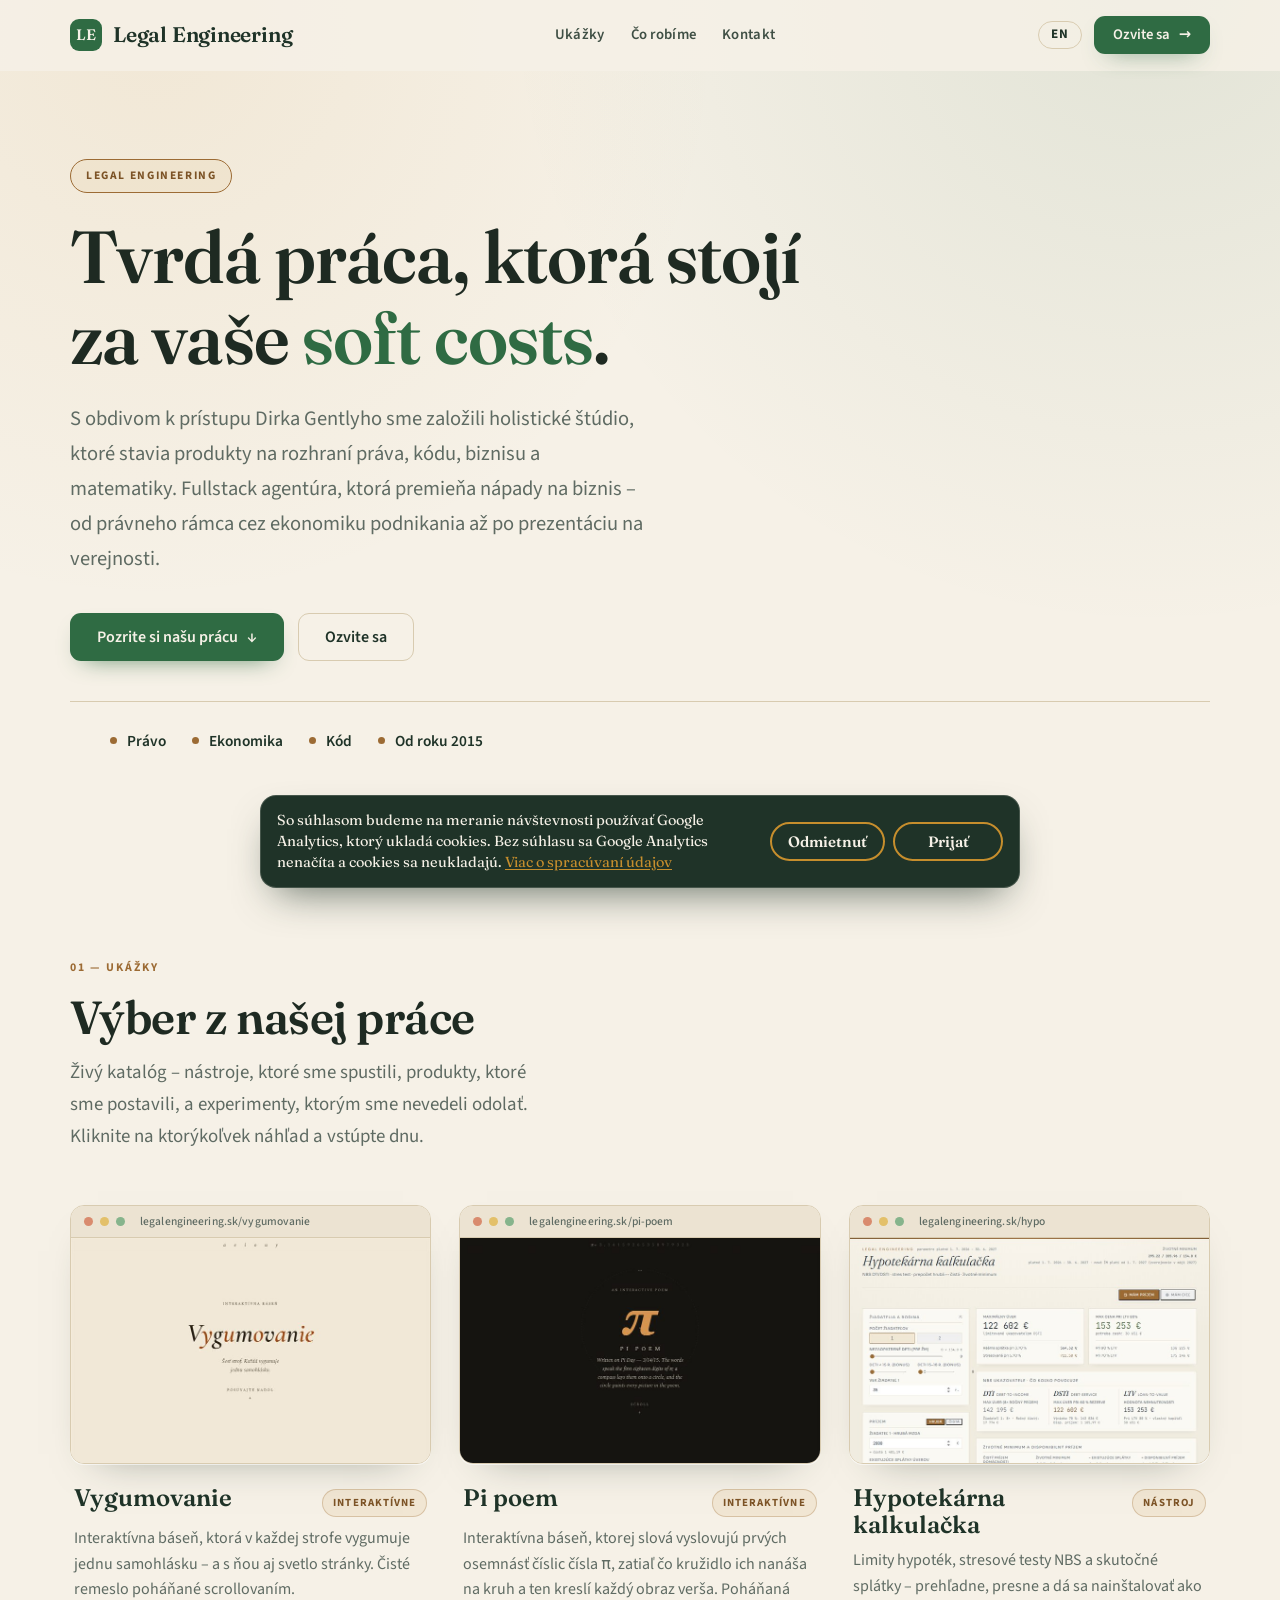
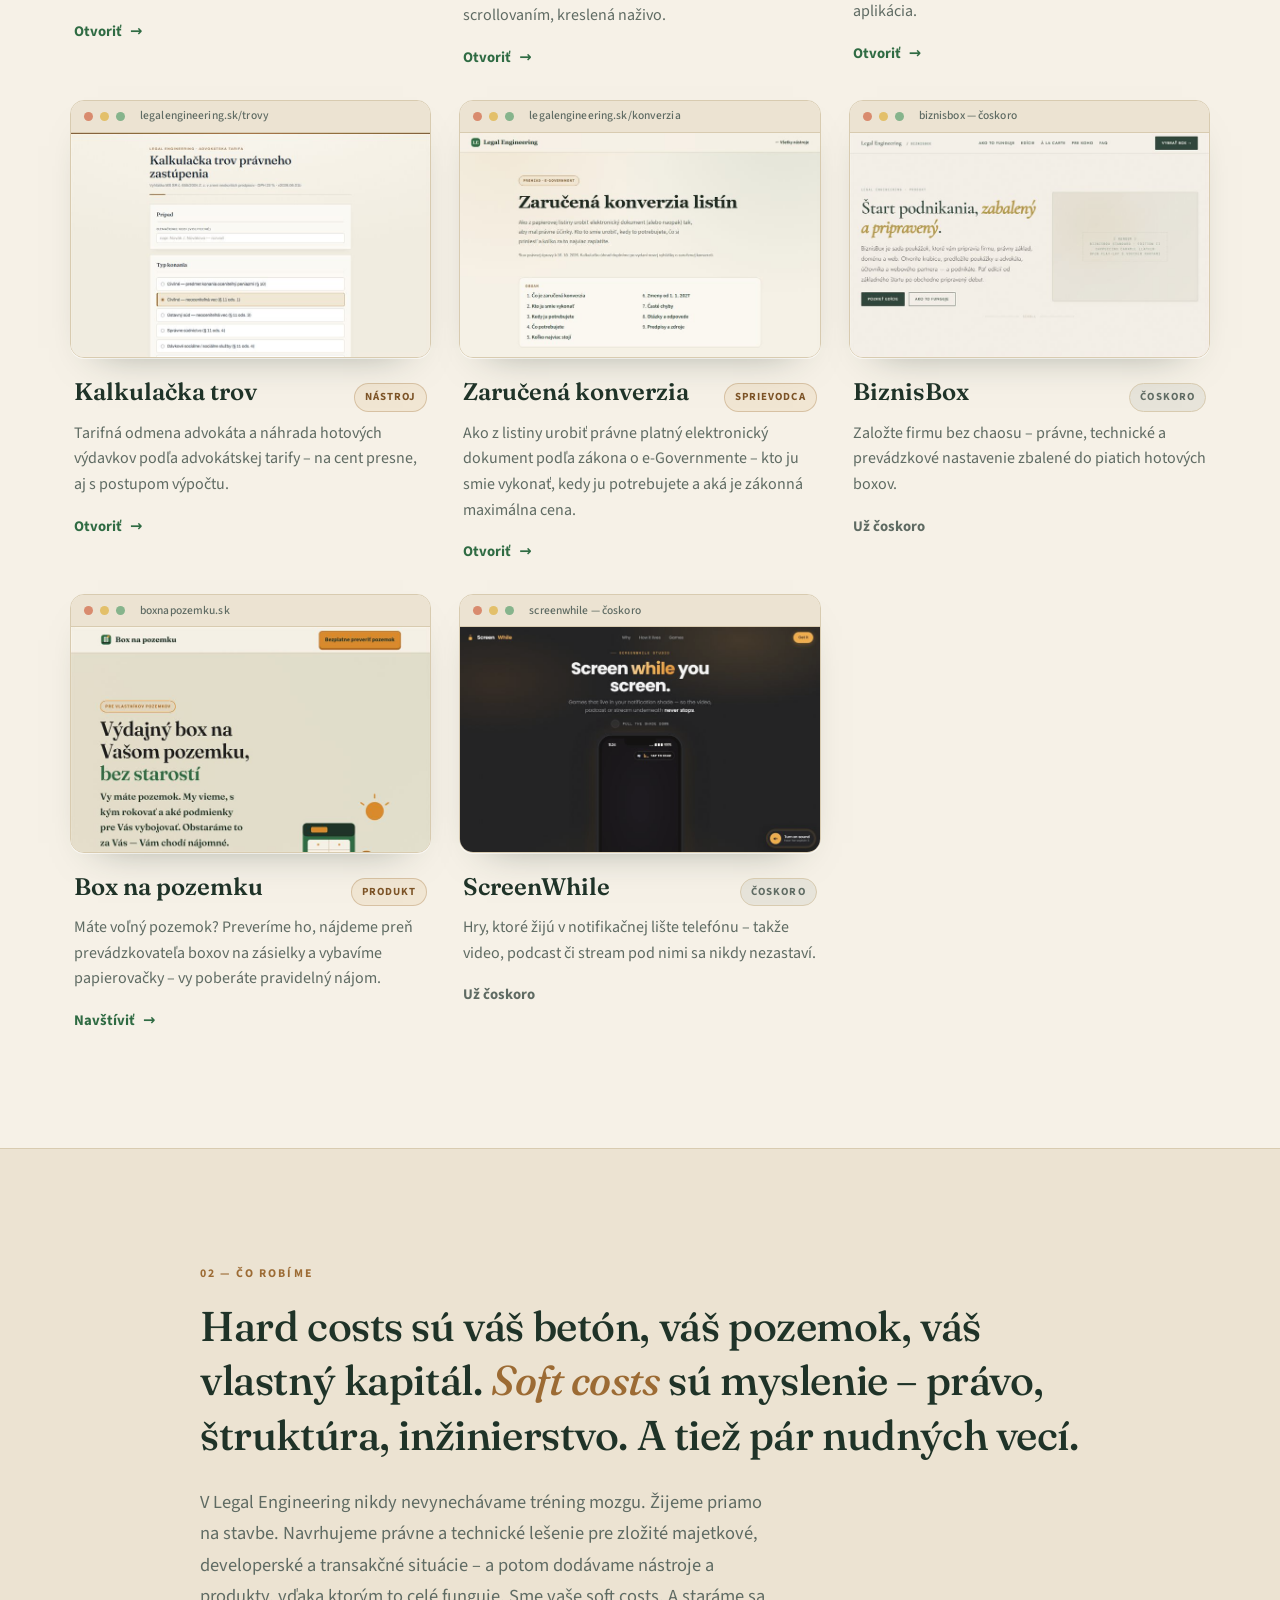
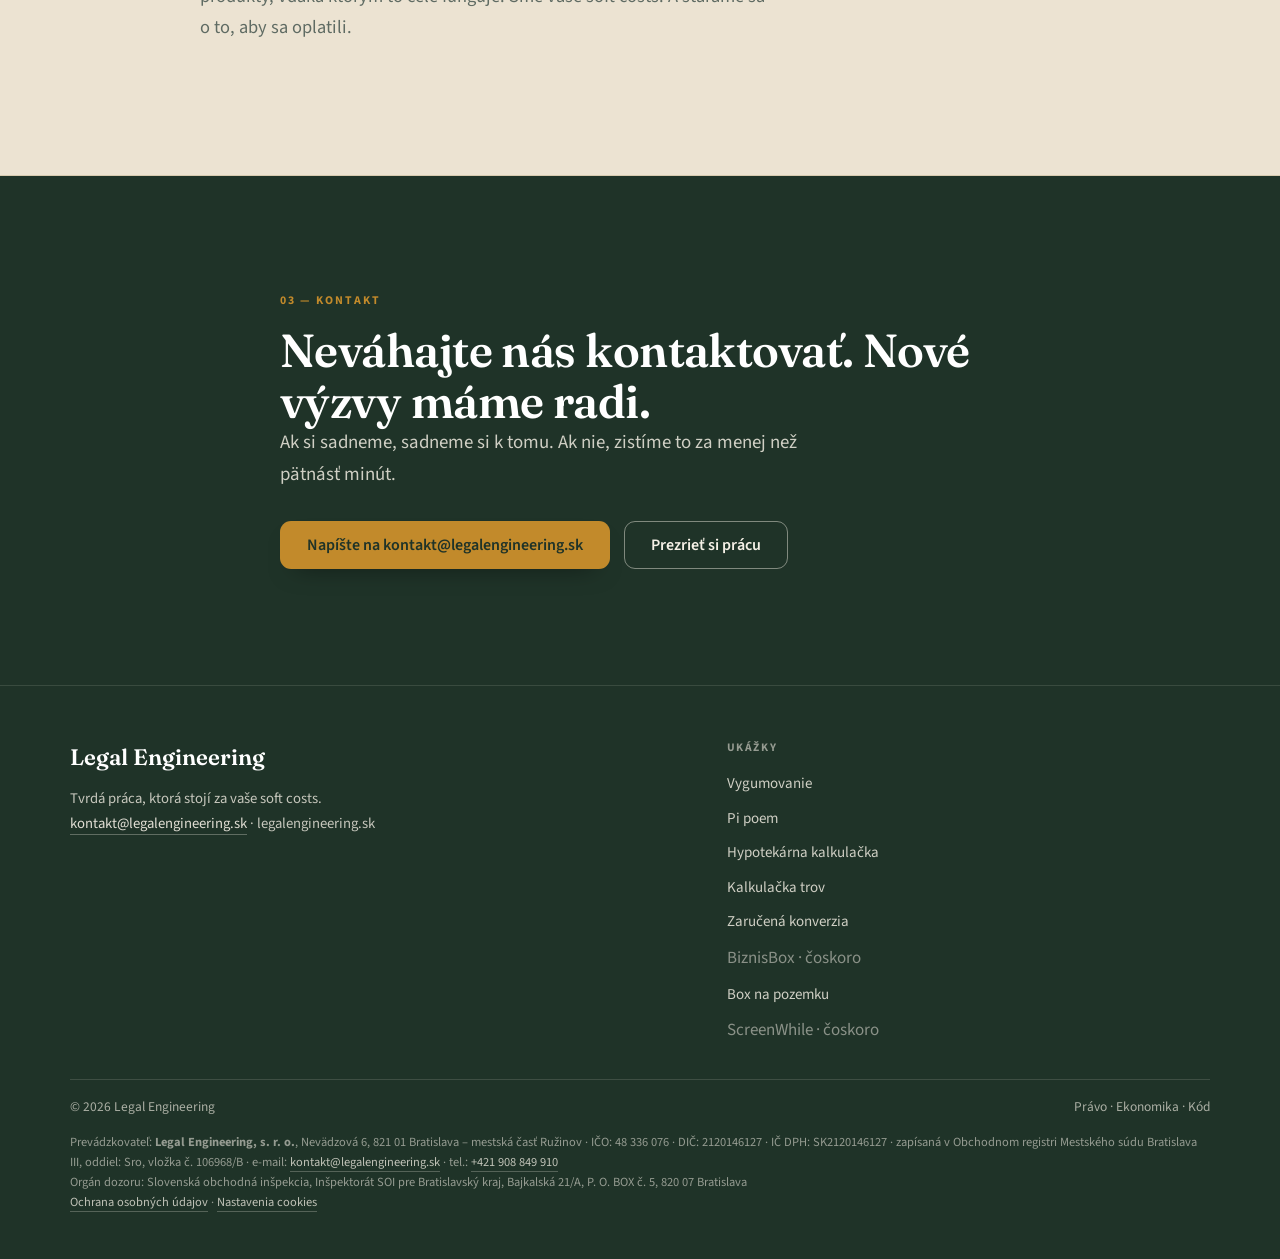
<file: index.html>
<!doctype html>
<html lang="sk">
<head>
  <meta charset="utf-8" />
  <meta name="viewport" content="width=device-width, initial-scale=1, viewport-fit=cover" />
  <meta name="theme-color" content="#2F6B43" />
  <title>Legal Engineering — Tvrdá práca, ktorá stojí za vaše soft costs</title>
  <meta name="description" content="Legal Engineering stavia právno-technické produkty na rozhraní práva, kódu a biznisu. Tvrdá práca, ktorá stojí za vaše soft costs." />

  <meta property="og:type" content="website" />
  <meta property="og:title" content="Legal Engineering" />
  <meta property="og:description" content="Tvrdá práca, ktorá stojí za vaše soft costs. Právno-technické produkty na rozhraní práva, kódu a biznisu." />
  <meta property="og:locale" content="sk_SK" />
  <meta property="og:url" content="https://legalengineering.sk/" />
  <meta property="og:image" content="https://legalengineering.sk/og-image.jpg" />
  <meta property="og:image:width" content="1200" />
  <meta property="og:image:height" content="630" />
  <link rel="canonical" href="https://legalengineering.sk/" />
  <link rel="alternate" hreflang="sk" href="https://legalengineering.sk/" />
  <link rel="alternate" hreflang="en" href="https://legalengineering.sk/en/" />
  <link rel="alternate" hreflang="x-default" href="https://legalengineering.sk/" />

  <link rel="icon" href="data:image/svg+xml,%3Csvg xmlns='http://www.w3.org/2000/svg' viewBox='0 0 48 48'%3E%3Crect x='3' y='3' width='42' height='42' rx='11' fill='%232F6B43'/%3E%3Ctext x='24' y='32' font-family='Georgia,serif' font-size='22' font-weight='600' fill='%23F6F1E7' text-anchor='middle'%3ELE%3C/text%3E%3C/svg%3E" />

  <!-- Písma hosťované lokálne (OFL, licencie v /assets/fonts/) – žiadne požiadavky na Google Fonts -->
  <link rel="stylesheet" href="/assets/fonts/fraunces.css">
  <link rel="stylesheet" href="/assets/fonts/source-sans-3.css">
  <script>document.documentElement.classList.add('js');</script>

  <!--
    ============================================================================
    LEGAL ENGINEERING · showcase hub  (legalengineering.sk)
    Clean editorial style (warm paper · forest green · brass). Single file.

    SHOWCASE LINKS (bundled as sub-paths of legalengineering.sk for instant launch):
      Vygumovanie     → vygumovanie/   (folder shipped in this deploy)
      Mortgage calc   → hypo/
      Legal cost calc → trovy/
      Zaručená konverzia → konverzia/ (Slovak guide)
      BiznisBox       → coming soon (folder not shipped yet; re-add biznisbox/ + relink when ready)
      Box na pozemku  → https://www.boxnapozemku.sk   (own live domain — external)
      ScreenWhile     → coming soon (own domain not live yet; swap the card back to a link when ready)
    Thumbnails live in assets/thumbs/*.jpg — re-shoot a page and overwrite to refresh a preview.
    Each <a class="work"> is one self-contained card: add / remove to change the catalogue.
    ============================================================================
  -->

  <style>
    :root{
      --paper:    #F6F1E7;
      --paper-2:  #ECE3D2;
      --surface:  #FBF8F1;
      --ink:      #1E2A22;
      --ink-soft: #5F6B63;
      --green:    #2F6B43;
      --green-deep:#1F3328;
      --green-light:#4E8A5C;
      --brass:    #9C6B34;
      --brass-deep:#7C5326;
      --gold:     #C28A2B;
      --line:     #D8CBB0;
      --line-soft:#E6DCC8;

      --display:'Fraunces', 'Hoefler Text', Georgia, serif;
      --body:'Source Sans 3', system-ui, -apple-system, sans-serif;

      --maxw:1140px;
      --radius:16px;
      --shadow:0 1px 0 rgba(255,255,255,.6), 0 18px 40px -28px rgba(31,51,40,.5);
      --shadow-hover:0 1px 0 rgba(255,255,255,.6), 0 30px 60px -30px rgba(31,51,40,.55);
      --ease:cubic-bezier(.2,.7,.2,1);
    }

    *,*::before,*::after{ box-sizing:border-box; }
    html{ scroll-behavior:smooth; }
    body{
      margin:0;
      background-color:var(--paper);
      background-image:
        radial-gradient(circle at 12% 4%, rgba(194,138,43,.09), transparent 40%),
        radial-gradient(circle at 90% -2%, rgba(47,107,67,.10), transparent 44%);
      background-attachment:fixed;
      color:var(--ink);
      font-family:var(--body);
      font-size:17px;
      line-height:1.7;
      -webkit-font-smoothing:antialiased;
      overflow-x:hidden;
    }
    img{ max-width:100%; display:block; }
    a{ color:inherit; text-decoration:none; }
    ::selection{ background:var(--green); color:var(--paper); }

    h1,h2,h3{ font-family:var(--display); font-weight:600; line-height:1.1; letter-spacing:-.012em; margin:0; color:var(--ink); }
    h1{ font-size:clamp(2.6rem, 6.2vw, 4.6rem); }
    h2{ font-size:clamp(1.9rem, 4vw, 2.9rem); }
    h3{ font-size:clamp(1.25rem, 2.3vw, 1.55rem); }
    p{ margin:0 0 1rem; }

    .wrap{ width:min(var(--maxw), calc(100% - 44px)); margin:0 auto; }
    .section{ padding:clamp(64px, 9vw, 116px) 0; }

    .eyebrow{
      display:inline-block; font-weight:700; letter-spacing:.14em; text-transform:uppercase;
      font-size:.72rem; color:var(--brass-deep); border:1.5px solid var(--brass);
      border-radius:100px; padding:6px 15px; background:rgba(194,138,43,.07);
    }
    .lead{ font-size:1.18rem; color:var(--ink-soft); max-width:58ch; }
    .accent{ color:var(--green); }
    .accent-brass{ color:var(--brass); }

    /* Buttons — clean, restrained */
    .btn{
      display:inline-flex; align-items:center; gap:9px; justify-content:center;
      font-family:var(--body); font-weight:600; font-size:1rem; line-height:1;
      padding:15px 26px; border-radius:11px; cursor:pointer;
      border:1.5px solid transparent; transition:transform .16s var(--ease), box-shadow .16s var(--ease), background .16s;
    }
    .btn .a{ transition:transform .25s var(--ease); }
    .btn:hover .a{ transform:translateX(3px); }
    .btn-primary{ background:var(--green); color:var(--paper); box-shadow:0 10px 24px -14px rgba(47,107,67,.9); }
    .btn-primary:hover{ transform:translateY(-2px); box-shadow:0 16px 30px -16px rgba(47,107,67,.95); }
    .btn-ghost{ background:transparent; color:var(--green-deep); border-color:var(--line); }
    .btn-ghost:hover{ transform:translateY(-2px); border-color:var(--green); background:rgba(47,107,67,.04); }

    /* Nav */
    .nav{ position:sticky; top:0; z-index:60; background:rgba(246,241,231,.82);
      border-bottom:1px solid transparent; transition:background .3s, border-color .3s, box-shadow .3s; }
    .nav.scrolled{ background:rgba(246,241,231,.95); backdrop-filter:blur(10px);
      border-bottom-color:var(--line); box-shadow:0 10px 30px -22px rgba(31,51,40,.6); }
    .nav-inner{ display:flex; align-items:center; justify-content:space-between; gap:16px;
      height:70px; width:min(var(--maxw), calc(100% - 44px)); margin:0 auto; }
    .brand{ display:flex; align-items:center; gap:11px; font-family:var(--display); font-weight:600;
      font-size:1.32rem; color:var(--green-deep); letter-spacing:-.01em; }
    .brand .mark{ width:32px; height:32px; border-radius:9px; background:var(--green); color:var(--paper);
      display:grid; place-items:center; font-size:.95rem; font-weight:600; flex:0 0 auto; }
    .nav-links{ display:flex; align-items:center; gap:26px; }
    .nav-links a{ font-size:.92rem; font-weight:600; letter-spacing:.02em; color:var(--green-deep); opacity:.85; transition:opacity .2s; }
    .nav-links a:hover{ opacity:1; }
    .nav-cta{ display:flex; align-items:center; gap:12px; }
    .nav-cta .btn{ padding:11px 18px; font-size:.92rem; }
    .lang{ font-size:.82rem; font-weight:700; letter-spacing:.08em; color:var(--green-deep); border:1.5px solid var(--line);
      border-radius:100px; padding:6px 12px; line-height:1; transition:border-color .2s, background .2s; }
    .lang:hover{ border-color:var(--green); background:rgba(47,107,67,.05); }
    .hamburger{ display:none; width:44px; height:44px; border:1px solid var(--line); border-radius:11px;
      background:var(--surface); align-items:center; justify-content:center; cursor:pointer; }
    .hamburger span,.hamburger span::before,.hamburger span::after{ content:""; display:block; width:18px; height:2px;
      background:var(--green-deep); border-radius:2px; position:relative; }
    .hamburger span::before{ position:absolute; top:-6px; } .hamburger span::after{ position:absolute; top:6px; }
    @media (max-width:880px){ .nav-links{ display:none; } .nav-cta .btn-primary{ display:none; } .hamburger{ display:inline-flex; } }

    /* Mobile drawer */
    .drawer{ position:fixed; inset:0 0 0 auto; width:min(380px,100%); background:var(--paper);
      border-left:1px solid var(--line); transform:translateX(100%); transition:transform .3s var(--ease);
      z-index:90; padding:22px; display:flex; flex-direction:column; gap:6px; }
    .drawer.open{ transform:none; }
    .drawer-head{ display:flex; align-items:center; justify-content:space-between; padding-bottom:14px;
      margin-bottom:6px; border-bottom:1px solid var(--line); }
    .drawer a{ font-weight:600; color:var(--green-deep); padding:13px 6px; border-bottom:1px solid var(--line-soft); }
    .drawer .btn{ margin-top:14px; }
    .backdrop{ position:fixed; inset:0; background:rgba(31,51,40,.28); opacity:0; pointer-events:none; transition:opacity .3s; z-index:80; }
    .backdrop.open{ opacity:1; pointer-events:auto; }

    /* Hero */
    .hero{ padding-top:clamp(48px, 8vw, 88px); padding-bottom:clamp(40px, 6vw, 72px); }
    .hero .eyebrow{ margin-bottom:24px; }
    .hero h1{ max-width:16ch; }
    .hero .lead{ margin-top:24px; font-size:1.28rem; }
    .hero-ctas{ display:flex; gap:14px; flex-wrap:wrap; margin-top:36px; }
    .hero-chips{ display:flex; gap:10px 26px; flex-wrap:wrap; margin-top:40px; padding-top:26px;
      border-top:1px solid var(--line); list-style:none; }
    .hero-chips li{ display:flex; align-items:center; gap:10px; font-weight:600; color:var(--green-deep); font-size:.96rem; }
    .hero-chips li::before{ content:""; width:7px; height:7px; border-radius:50%; background:var(--brass); }

    /* Section heading */
    .sec-head{ max-width:60ch; margin-bottom:clamp(34px,5vw,52px); }
    .sec-kicker{ display:block; font-size:.74rem; font-weight:700; letter-spacing:.18em; text-transform:uppercase;
      color:var(--brass); margin-bottom:14px; }
    .sec-head h2{ margin-bottom:14px; }

    /* Showcase grid */
    .work-grid{ display:grid; grid-template-columns:repeat(3,minmax(0,1fr)); gap:30px 28px; }
    @media (max-width:920px){ .work-grid{ grid-template-columns:repeat(2,minmax(0,1fr)); } }
    @media (max-width:600px){ .work-grid{ grid-template-columns:1fr; gap:26px; } }

    .work{ display:flex; flex-direction:column; }
    .thumb-frame{ border:1px solid var(--line); border-radius:14px; overflow:hidden; background:var(--surface);
      box-shadow:var(--shadow); transition:transform .28s var(--ease), box-shadow .28s var(--ease), border-color .28s; }
    .thumb-bar{ display:flex; align-items:center; gap:7px; height:32px; padding:0 13px;
      background:var(--paper-2); border-bottom:1px solid var(--line); }
    .thumb-bar i{ width:9px; height:9px; border-radius:50%; background:var(--line); display:block; }
    .thumb-bar i:nth-child(1){ background:#d98b6e; } .thumb-bar i:nth-child(2){ background:#e3c06a; } .thumb-bar i:nth-child(3){ background:#86b48c; }
    .thumb-bar .addr{ margin-left:8px; font-size:.72rem; color:var(--ink-soft); font-weight:500; letter-spacing:.01em;
      white-space:nowrap; overflow:hidden; text-overflow:ellipsis; }
    .thumb-img{ aspect-ratio:16/10; overflow:hidden; background:var(--paper-2); }
    .thumb-img img{ width:100%; height:100%; object-fit:cover; object-position:top center;
      transition:transform .5s var(--ease); }
    .work:hover .thumb-frame{ transform:translateY(-4px); box-shadow:var(--shadow-hover); border-color:var(--green-light); }
    .work:hover .thumb-img img{ transform:scale(1.045); }

    .work-meta{ padding:20px 4px 0; display:flex; flex-direction:column; flex:1; }
    .work-head{ display:flex; align-items:baseline; justify-content:space-between; gap:12px; }
    .work-name{ font-family:var(--display); font-size:1.5rem; font-weight:600; color:var(--green-deep); line-height:1.15; }
    .work-tag{ flex:0 0 auto; font-size:.68rem; font-weight:700; letter-spacing:.1em; text-transform:uppercase;
      color:var(--brass-deep); background:rgba(194,138,43,.1); border:1px solid rgba(156,107,52,.3);
      border-radius:100px; padding:4px 10px; }
    .work-desc{ margin:9px 0 0; font-size:1rem; color:var(--ink-soft); line-height:1.6; }
    .work-open{ margin-top:16px; font-weight:700; font-size:.92rem; color:var(--green); display:inline-flex; align-items:center; gap:8px; }
    .work-open .a{ transition:transform .25s var(--ease); }
    .work:hover .work-open .a{ transform:translateX(4px); }
    /* Coming-soon card (not yet a link) */
    .work-soon{ cursor:default; }
    .work-soon .thumb-img img{ filter:saturate(.82) opacity(.92); }
    .work-soon:hover .thumb-frame{ transform:none; box-shadow:var(--shadow); border-color:var(--line); }
    .work-soon:hover .thumb-img img{ transform:none; }
    .work-tag.soon{ color:var(--ink-soft); background:rgba(95,107,99,.1); border-color:var(--line); }
    .work-open-soon{ color:var(--ink-soft); }

    /* Ethos band */
    .ethos{ background:var(--paper-2); border-top:1px solid var(--line); border-bottom:1px solid var(--line); }
    .ethos-inner{ max-width:880px; }
    .ethos .quote{ font-family:var(--display); font-weight:500; font-style:normal;
      font-size:clamp(1.7rem, 3.4vw, 2.6rem); line-height:1.32; color:var(--green-deep); letter-spacing:-.01em; }
    .ethos .quote em{ font-style:italic; color:var(--brass); }
    .ethos .body{ margin-top:24px; font-size:1.15rem; color:var(--ink-soft); max-width:64ch; }

    /* Contact band */
    .contact{ background:var(--green-deep); color:var(--paper); }
    .contact h2{ color:#fff; }
    .contact .lead{ color:rgba(246,241,231,.82); }
    .contact .inner{ max-width:720px; }
    .contact-ctas{ display:flex; gap:14px; flex-wrap:wrap; margin-top:30px; }
    .contact .btn-primary{ background:var(--gold); color:var(--green-deep); box-shadow:0 12px 26px -16px rgba(0,0,0,.6); }
    .contact .btn-primary:hover{ filter:brightness(1.04); }
    .contact .btn-ghost{ color:var(--paper); border-color:rgba(246,241,231,.45); }
    .contact .btn-ghost:hover{ background:rgba(246,241,231,.08); border-color:rgba(246,241,231,.7); }

    /* Footer */
    footer{ background:var(--green-deep); color:var(--paper); padding:18px 0 30px; border-top:1px solid rgba(246,241,231,.12); }
    .foot-grid{ display:grid; grid-template-columns:1.3fr 1fr; gap:28px; padding-top:34px; }
    @media (max-width:760px){ .foot-grid{ grid-template-columns:1fr; gap:22px; } }
    .foot-brand{ font-family:var(--display); font-size:1.4rem; font-weight:600; color:#fff; }
    .foot-text{ margin-top:10px; font-size:.92rem; color:rgba(246,241,231,.78); }
    .foot-text a{ color:rgba(246,241,231,.9); border-bottom:1px solid rgba(246,241,231,.3); }
    .foot-col h4{ font-family:var(--body); font-size:.72rem; font-weight:700; letter-spacing:.14em; text-transform:uppercase;
      color:rgba(246,241,231,.55); margin:0 0 14px; }
    .foot-links{ display:grid; gap:9px; }
    .foot-links a{ font-size:.94rem; color:rgba(246,241,231,.82); width:fit-content; transition:color .2s; }
    .foot-links a:hover{ color:var(--gold); }
    .foot-bottom{ display:flex; justify-content:space-between; gap:12px; flex-wrap:wrap;
      margin-top:34px; padding-top:16px; border-top:1px solid rgba(246,241,231,.14);
      font-size:.84rem; color:rgba(246,241,231,.65); }
    .foot-legal{ margin-top:14px; font-size:.78rem; line-height:1.6; color:rgba(246,241,231,.55); }
    .foot-legal a{ color:rgba(246,241,231,.75); border-bottom:1px solid rgba(246,241,231,.25); }

    /* A11y + motion */
    :focus-visible{ outline:2px solid var(--gold); outline-offset:3px; border-radius:4px; }
    .skip{ position:absolute; left:-999px; top:8px; background:var(--green-deep); color:var(--paper); padding:10px 14px; border-radius:8px; z-index:200; }
    .skip:focus{ left:12px; }
    /* Content is visible by default; only the .js build hides-then-reveals (so JS-off still shows everything) */
    .reveal{ transition:opacity .7s var(--ease), transform .7s var(--ease); }
    .js .reveal{ opacity:0; transform:translateY(20px); }
    .js .reveal.in{ opacity:1; transform:none; }
    @media (prefers-reduced-motion: reduce){
      html{ scroll-behavior:auto; }
      *{ transition-duration:.001ms !important; animation-duration:.001ms !important; }
      .js .reveal{ opacity:1; transform:none; }
    }
  </style>
  <!-- Google Analytics 4 + Consent Mode v2 (prísny režim): všetko „denied“; gtag.js sa načíta až po kliknutí na „Prijať“ (/consent.js) -->
  <script>
  window.CONSENT_CFG={key:'le_consent_v1',ga:'G-J74DTLWPTE'};
  window.dataLayer=window.dataLayer||[];function gtag(){dataLayer.push(arguments);}
  gtag('consent','default',{ad_storage:'denied',ad_user_data:'denied',ad_personalization:'denied',analytics_storage:'denied',functionality_storage:'denied',personalization_storage:'denied',security_storage:'granted',wait_for_update:500});
  gtag('set','ads_data_redaction',true);
  try{if(localStorage.getItem(CONSENT_CFG.key)==='granted')gtag('consent','update',{analytics_storage:'granted'});}catch(e){}
  gtag('js',new Date());
  gtag('config','G-J74DTLWPTE',{allow_google_signals:false,allow_ad_personalization_signals:false});
  </script>
</head>

<body id="top">
  <a class="skip" href="#work">Preskočiť na ukážky</a>

  <!-- NAV -->
  <header class="nav" id="nav">
    <div class="nav-inner">
      <a class="brand" href="#top" aria-label="Legal Engineering — úvod"><span class="mark">LE</span>Legal Engineering</a>
      <nav class="nav-links" aria-label="Sekcie">
        <a href="#work">Ukážky</a>
        <a href="#ethos">Čo robíme</a>
        <a href="#contact">Kontakt</a>
      </nav>
      <div class="nav-cta">
        <a class="lang" href="/en/" hreflang="en" lang="en" aria-label="English version">EN</a>
        <a class="btn btn-primary" href="#contact">Ozvite sa <span class="a">→</span></a>
        <button class="hamburger" id="hamburger" aria-label="Otvoriť menu" aria-controls="drawer" aria-expanded="false"><span></span></button>
      </div>
    </div>
  </header>

  <div class="backdrop" id="backdrop" aria-hidden="true"></div>
  <aside class="drawer" id="drawer" aria-label="Menu" role="dialog" aria-modal="true">
    <div class="drawer-head">
      <span class="brand"><span class="mark">LE</span>Legal Engineering</span>
      <button class="btn btn-ghost" id="closeDrawer" type="button" style="padding:9px 14px">Zavrieť</button>
    </div>
    <a href="#work">Ukážky</a>
    <a href="#ethos">Čo robíme</a>
    <a href="#contact">Kontakt</a>
    <a href="/en/" hreflang="en" lang="en">English</a>
    <a class="btn btn-primary" href="#contact">Ozvite sa <span class="a">→</span></a>
  </aside>

  <main>
    <!-- HERO -->
    <section class="hero">
      <div class="wrap">
        <span class="eyebrow reveal">Legal Engineering</span>
        <h1 class="reveal" style="transition-delay:.05s">Tvrdá práca, ktorá stojí za vaše <span class="accent">soft&nbsp;costs</span>.</h1>
        <p class="lead reveal" style="transition-delay:.12s">
          S obdivom k prístupu Dirka Gentlyho sme založili holistické štúdio, ktoré stavia produkty na rozhraní práva, kódu, biznisu a matematiky. Fullstack agentúra, ktorá premieňa nápady na biznis –
          od právneho rámca cez ekonomiku podnikania až po prezentáciu na verejnosti.
        </p>
        <div class="hero-ctas reveal" style="transition-delay:.18s">
          <a class="btn btn-primary" href="#work">Pozrite si našu prácu <span class="a">↓</span></a>
          <a class="btn btn-ghost" href="#contact">Ozvite sa</a>
        </div>
        <ul class="hero-chips reveal" style="transition-delay:.24s">
          <li>Právo</li><li>Ekonomika</li><li>Kód</li><li>Od roku 2015</li>
        </ul>
      </div>
    </section>

    <!-- SHOWCASE -->
    <section class="section" id="work">
      <div class="wrap">
        <div class="sec-head reveal">
          <span class="sec-kicker">01 — Ukážky</span>
          <h2>Výber z našej práce</h2>
          <p class="lead">Živý katalóg – nástroje, ktoré sme spustili, produkty, ktoré sme postavili, a experimenty, ktorým sme nevedeli odolať. Kliknite na ktorýkoľvek náhľad a vstúpte dnu.</p>
        </div>

        <div class="work-grid">

          <!-- Vygumovanie -->
          <a class="work reveal" href="vygumovanie/" target="_blank" rel="noopener" aria-label="Otvoriť Vygumovanie">
            <div class="thumb-frame">
              <div class="thumb-bar"><i></i><i></i><i></i><span class="addr">legalengineering.sk/vygumovanie</span></div>
              <div class="thumb-img"><img src="assets/thumbs/vygumovanie.jpg" width="760" height="475" loading="lazy" alt="Náhľad interaktívnej básne Vygumovanie"></div>
            </div>
            <div class="work-meta">
              <div class="work-head"><span class="work-name">Vygumovanie</span><span class="work-tag">Interaktívne</span></div>
              <p class="work-desc">Interaktívna báseň, ktorá v každej strofe vygumuje jednu samohlásku – a s ňou aj svetlo stránky. Čisté remeslo poháňané scrollovaním.</p>
              <span class="work-open">Otvoriť <span class="a">→</span></span>
            </div>
          </a>

          <!-- Pi poem -->
          <a class="work reveal" href="pi-poem/" target="_blank" rel="noopener" aria-label="Otvoriť Pi poem">
            <div class="thumb-frame">
              <div class="thumb-bar"><i></i><i></i><i></i><span class="addr">legalengineering.sk/pi-poem</span></div>
              <div class="thumb-img"><img src="assets/thumbs/pi-poem.jpg" width="760" height="475" loading="lazy" alt="Náhľad interaktívnej básne Pi poem"></div>
            </div>
            <div class="work-meta">
              <div class="work-head"><span class="work-name">Pi poem</span><span class="work-tag">Interaktívne</span></div>
              <p class="work-desc">Interaktívna báseň, ktorej slová vyslovujú prvých osemnásť číslic čísla π, zatiaľ čo kružidlo ich nanáša na kruh a ten kreslí každý obraz verša. Poháňaná scrollovaním, kreslená naživo.</p>
              <span class="work-open">Otvoriť <span class="a">→</span></span>
            </div>
          </a>


          <!-- Mortgage Calculator -->
          <a class="work reveal" href="hypo/" target="_blank" rel="noopener" aria-label="Otvoriť Hypotekárnu kalkulačku">
            <div class="thumb-frame">
              <div class="thumb-bar"><i></i><i></i><i></i><span class="addr">legalengineering.sk/hypo</span></div>
              <div class="thumb-img"><img src="assets/thumbs/hypo.jpg" width="760" height="475" loading="lazy" alt="Náhľad Hypotekárnej kalkulačky"></div>
            </div>
            <div class="work-meta">
              <div class="work-head"><span class="work-name">Hypotekárna kalkulačka</span><span class="work-tag">Nástroj</span></div>
              <p class="work-desc">Limity hypoték, stresové testy NBS a skutočné splátky – prehľadne, presne a dá sa nainštalovať ako aplikácia.</p>
              <span class="work-open">Otvoriť <span class="a">→</span></span>
            </div>
          </a>

          <!-- Legal Cost Calculator -->
          <a class="work reveal" href="trovy/" target="_blank" rel="noopener" aria-label="Otvoriť Kalkulačku trov">
            <div class="thumb-frame">
              <div class="thumb-bar"><i></i><i></i><i></i><span class="addr">legalengineering.sk/trovy</span></div>
              <div class="thumb-img"><img src="assets/thumbs/trovy.jpg" width="760" height="475" loading="lazy" alt="Náhľad Kalkulačky trov"></div>
            </div>
            <div class="work-meta">
              <div class="work-head"><span class="work-name">Kalkulačka trov</span><span class="work-tag">Nástroj</span></div>
              <p class="work-desc">Tarifná odmena advokáta a náhrada hotových výdavkov podľa advokátskej tarify – na cent presne, aj s postupom výpočtu.</p>
              <span class="work-open">Otvoriť <span class="a">→</span></span>
            </div>
          </a>

          <!-- Zaručená konverzia (sprievodca, SK) -->
          <a class="work reveal" href="konverzia/" aria-label="Otvoriť sprievodcu Zaručená konverzia">
            <div class="thumb-frame">
              <div class="thumb-bar"><i></i><i></i><i></i><span class="addr">legalengineering.sk/konverzia</span></div>
              <div class="thumb-img"><img src="assets/thumbs/konverzia.jpg" width="760" height="475" loading="lazy" alt="Náhľad sprievodcu Zaručená konverzia"></div>
            </div>
            <div class="work-meta">
              <div class="work-head"><span class="work-name">Zaručená konverzia</span><span class="work-tag">Sprievodca</span></div>
              <p class="work-desc">Ako z listiny urobiť právne platný elektronický dokument podľa zákona o e-Governmente – kto ju smie vykonať, kedy ju potrebujete a aká je zákonná maximálna cena.</p>
              <span class="work-open">Otvoriť <span class="a">→</span></span>
            </div>
          </a>

          <!-- BiznisBox (coming soon — not live yet; swap back to <a href="biznisbox/"> + ship the /biznisbox/ folder when ready) -->
          <div class="work work-soon reveal" aria-label="BiznisBox — čoskoro">
            <div class="thumb-frame">
              <div class="thumb-bar"><i></i><i></i><i></i><span class="addr">biznisbox — čoskoro</span></div>
              <div class="thumb-img"><img src="assets/thumbs/biznisbox.jpg" width="760" height="475" loading="lazy" alt="Náhľad BiznisBox"></div>
            </div>
            <div class="work-meta">
              <div class="work-head"><span class="work-name">BiznisBox</span><span class="work-tag soon">Čoskoro</span></div>
              <p class="work-desc">Založte firmu bez chaosu – právne, technické a prevádzkové nastavenie zbalené do piatich hotových boxov.</p>
              <span class="work-open work-open-soon">Už čoskoro</span>
            </div>
          </div>

          <!-- Box na pozemku -->
          <a class="work reveal" href="https://www.boxnapozemku.sk" target="_blank" rel="noopener" aria-label="Otvoriť Box na pozemku">
            <div class="thumb-frame">
              <div class="thumb-bar"><i></i><i></i><i></i><span class="addr">boxnapozemku.sk</span></div>
              <div class="thumb-img"><img src="assets/thumbs/boxnapozemku.jpg" width="760" height="475" loading="lazy" alt="Náhľad Box na pozemku"></div>
            </div>
            <div class="work-meta">
              <div class="work-head"><span class="work-name">Box na pozemku</span><span class="work-tag">Produkt</span></div>
              <p class="work-desc">Máte voľný pozemok? Preveríme ho, nájdeme preň prevádzkovateľa boxov na zásielky a vybavíme papierovačky – vy poberáte pravidelný nájom.</p>
              <span class="work-open">Navštíviť <span class="a">→</span></span>
            </div>
          </a>

          <!-- ScreenWhile (own domain not live yet → coming soon; swap back to <a href> when ready) -->
          <div class="work work-soon reveal" aria-label="ScreenWhile — čoskoro">
            <div class="thumb-frame">
              <div class="thumb-bar"><i></i><i></i><i></i><span class="addr">screenwhile — čoskoro</span></div>
              <div class="thumb-img"><img src="assets/thumbs/screenwhile.jpg" width="760" height="475" loading="lazy" alt="Náhľad ScreenWhile"></div>
            </div>
            <div class="work-meta">
              <div class="work-head"><span class="work-name">ScreenWhile</span><span class="work-tag soon">Čoskoro</span></div>
              <p class="work-desc">Hry, ktoré žijú v notifikačnej lište telefónu – takže video, podcast či stream pod nimi sa nikdy nezastaví.</p>
              <span class="work-open work-open-soon">Už čoskoro</span>
            </div>
          </div>

        </div>
      </div>
    </section>

    <!-- ETHOS -->
    <section class="section ethos" id="ethos">
      <div class="wrap ethos-inner reveal">
        <span class="sec-kicker">02 — Čo robíme</span>
        <p class="quote">
          Hard costs sú váš betón, váš pozemok, váš vlastný kapitál. <em>Soft costs</em> sú myslenie –
          právo, štruktúra, inžinierstvo. A tiež pár nudných vecí.
        </p>
        <p class="body">
          V Legal Engineering nikdy nevynechávame tréning mozgu. Žijeme priamo na stavbe. Navrhujeme právne a technické
          lešenie pre zložité majetkové, developerské a transakčné situácie – a potom dodávame nástroje a produkty,
          vďaka ktorým to celé funguje. Sme vaše soft costs. A staráme sa o to, aby sa oplatili.
        </p>
      </div>
    </section>

    <!-- CONTACT -->
    <section class="section contact" id="contact">
      <div class="wrap inner reveal">
        <span class="sec-kicker" style="color:var(--gold)">03 — Kontakt</span>
        <h2>Neváhajte nás kontaktovať. Nové výzvy máme radi.</h2>
        <p class="lead">Ak si sadneme, sadneme si k tomu. Ak nie, zistíme to za menej než pätnásť minút.</p>
        <div class="contact-ctas">
          <a class="btn btn-primary" href="mailto:kontakt@legalengineering.sk">Napíšte na kontakt@legalengineering.sk</a>
          <a class="btn btn-ghost" href="#work">Prezrieť si prácu</a>
        </div>
      </div>
    </section>
  </main>

  <!-- FOOTER -->
  <footer>
    <div class="wrap">
      <div class="foot-grid">
        <div>
          <div class="foot-brand">Legal Engineering</div>
          <p class="foot-text">
            Tvrdá práca, ktorá stojí za vaše soft costs.<br>
            <a href="mailto:kontakt@legalengineering.sk">kontakt@legalengineering.sk</a> · legalengineering.sk
          </p>
        </div>
        <div class="foot-col">
          <h4>Ukážky</h4>
          <div class="foot-links">
            <a href="vygumovanie/" target="_blank" rel="noopener">Vygumovanie</a>
            <a href="pi-poem/" target="_blank" rel="noopener">Pi poem</a>
            <a href="hypo/" target="_blank" rel="noopener">Hypotekárna kalkulačka</a>
            <a href="trovy/" target="_blank" rel="noopener">Kalkulačka trov</a>
            <a href="konverzia/">Zaručená konverzia</a>
            <span style="color:rgba(246,240,232,.5)">BiznisBox · čoskoro</span>
            <a href="https://www.boxnapozemku.sk" target="_blank" rel="noopener">Box na pozemku</a>
            <span style="color:rgba(246,240,232,.5)">ScreenWhile · čoskoro</span>
          </div>
        </div>
      </div>
      <div class="foot-bottom">
        <span>© 2026 Legal Engineering</span>
        <span>Právo · Ekonomika · Kód</span>
      </div>
      <p class="foot-legal" lang="sk">
        Prevádzkovateľ: <strong>Legal Engineering, s.&nbsp;r.&nbsp;o.</strong>, Nevädzová 6, 821 01 Bratislava – mestská časť Ružinov ·
        IČO: 48 336 076 · DIČ: 2120146127 · IČ DPH: SK2120146127 ·
        zapísaná v Obchodnom registri Mestského súdu Bratislava III, oddiel: Sro, vložka č. 106968/B ·
        e-mail: <a href="mailto:kontakt@legalengineering.sk">kontakt@legalengineering.sk</a> ·
        tel.: <a href="tel:+421908849910">+421 908 849 910</a><br>
        Orgán dozoru: Slovenská obchodná inšpekcia, Inšpektorát SOI pre Bratislavský kraj, Bajkalská 21/A, P.&nbsp;O.&nbsp;BOX č.&nbsp;5, 820 07 Bratislava<br>
        <a href="/ochrana-osobnych-udajov/">Ochrana osobných údajov</a> · <a href="/ochrana-osobnych-udajov/#cookies" data-consent-open>Nastavenia cookies</a>
      </p>
    </div>
  </footer>

  <script>
    const nav = document.getElementById('nav');
    const onScroll = () => nav.classList.toggle('scrolled', window.scrollY > 6);
    window.addEventListener('scroll', onScroll, { passive:true }); onScroll();

    const hamburger = document.getElementById('hamburger');
    const drawer = document.getElementById('drawer');
    const backdrop = document.getElementById('backdrop');
    const closeBtn = document.getElementById('closeDrawer');
    const open = () => { drawer.classList.add('open'); backdrop.classList.add('open'); hamburger.setAttribute('aria-expanded','true'); };
    const close = () => { drawer.classList.remove('open'); backdrop.classList.remove('open'); hamburger.setAttribute('aria-expanded','false'); };
    hamburger.addEventListener('click', open);
    closeBtn.addEventListener('click', close);
    backdrop.addEventListener('click', close);
    drawer.querySelectorAll('a').forEach(a => a.addEventListener('click', close));
    window.addEventListener('keydown', e => { if (e.key === 'Escape') close(); });

    document.querySelectorAll('.work-grid').forEach(grid => {
      grid.querySelectorAll('.work').forEach((c,i) => { c.style.transitionDelay = (i % 3) * 80 + 'ms'; });
    });
    const io = new IntersectionObserver((entries) => {
      entries.forEach(en => { if (en.isIntersecting) { en.target.classList.add('in'); io.unobserve(en.target); } });
    }, { threshold:.1, rootMargin:"0px 0px -8% 0px" });
    document.querySelectorAll('.reveal').forEach(el => io.observe(el));
    // Failsafe: never leave above-the-fold content hidden if the observer is slow to fire
    const revealVisible = () => document.querySelectorAll('.reveal:not(.in)').forEach(el => {
      if (el.getBoundingClientRect().top < window.innerHeight * 0.95) el.classList.add('in');
    });
    window.addEventListener('load', revealVisible);
    setTimeout(revealVisible, 1200);
  </script>
  <div id="consentBar" class="cb" role="region" aria-label="Súhlas s analytickými cookies" lang="sk" hidden>
    <p>So súhlasom budeme na meranie návštevnosti používať Google Analytics, ktorý ukladá cookies. Bez súhlasu sa Google Analytics nenačíta a cookies sa neukladajú. <a href="/ochrana-osobnych-udajov/#cookies">Viac o spracúvaní údajov</a></p>
    <div class="cb-btns"><button type="button" data-c="denied">Odmietnuť</button><button type="button" data-c="granted">Prijať</button></div>
  </div>
  <script src="/consent.js"></script>
</body>
</html>
</file>
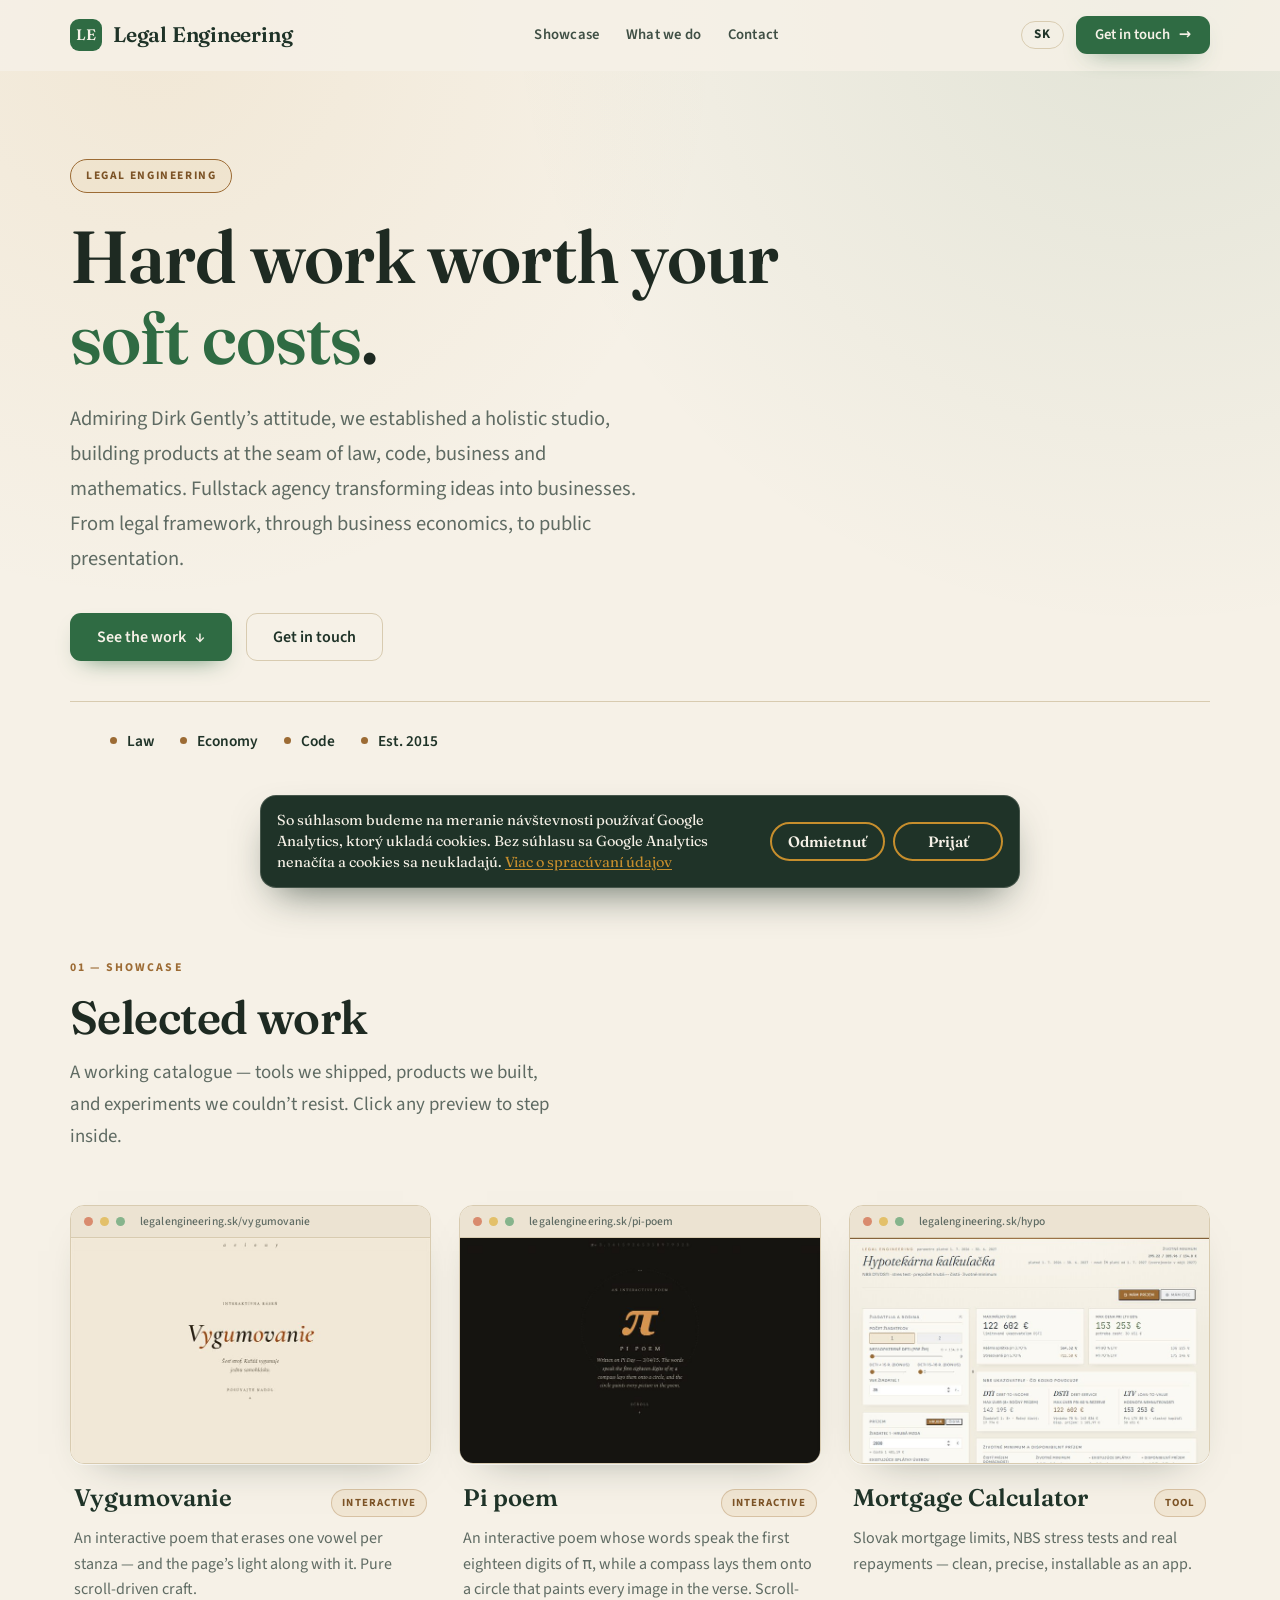
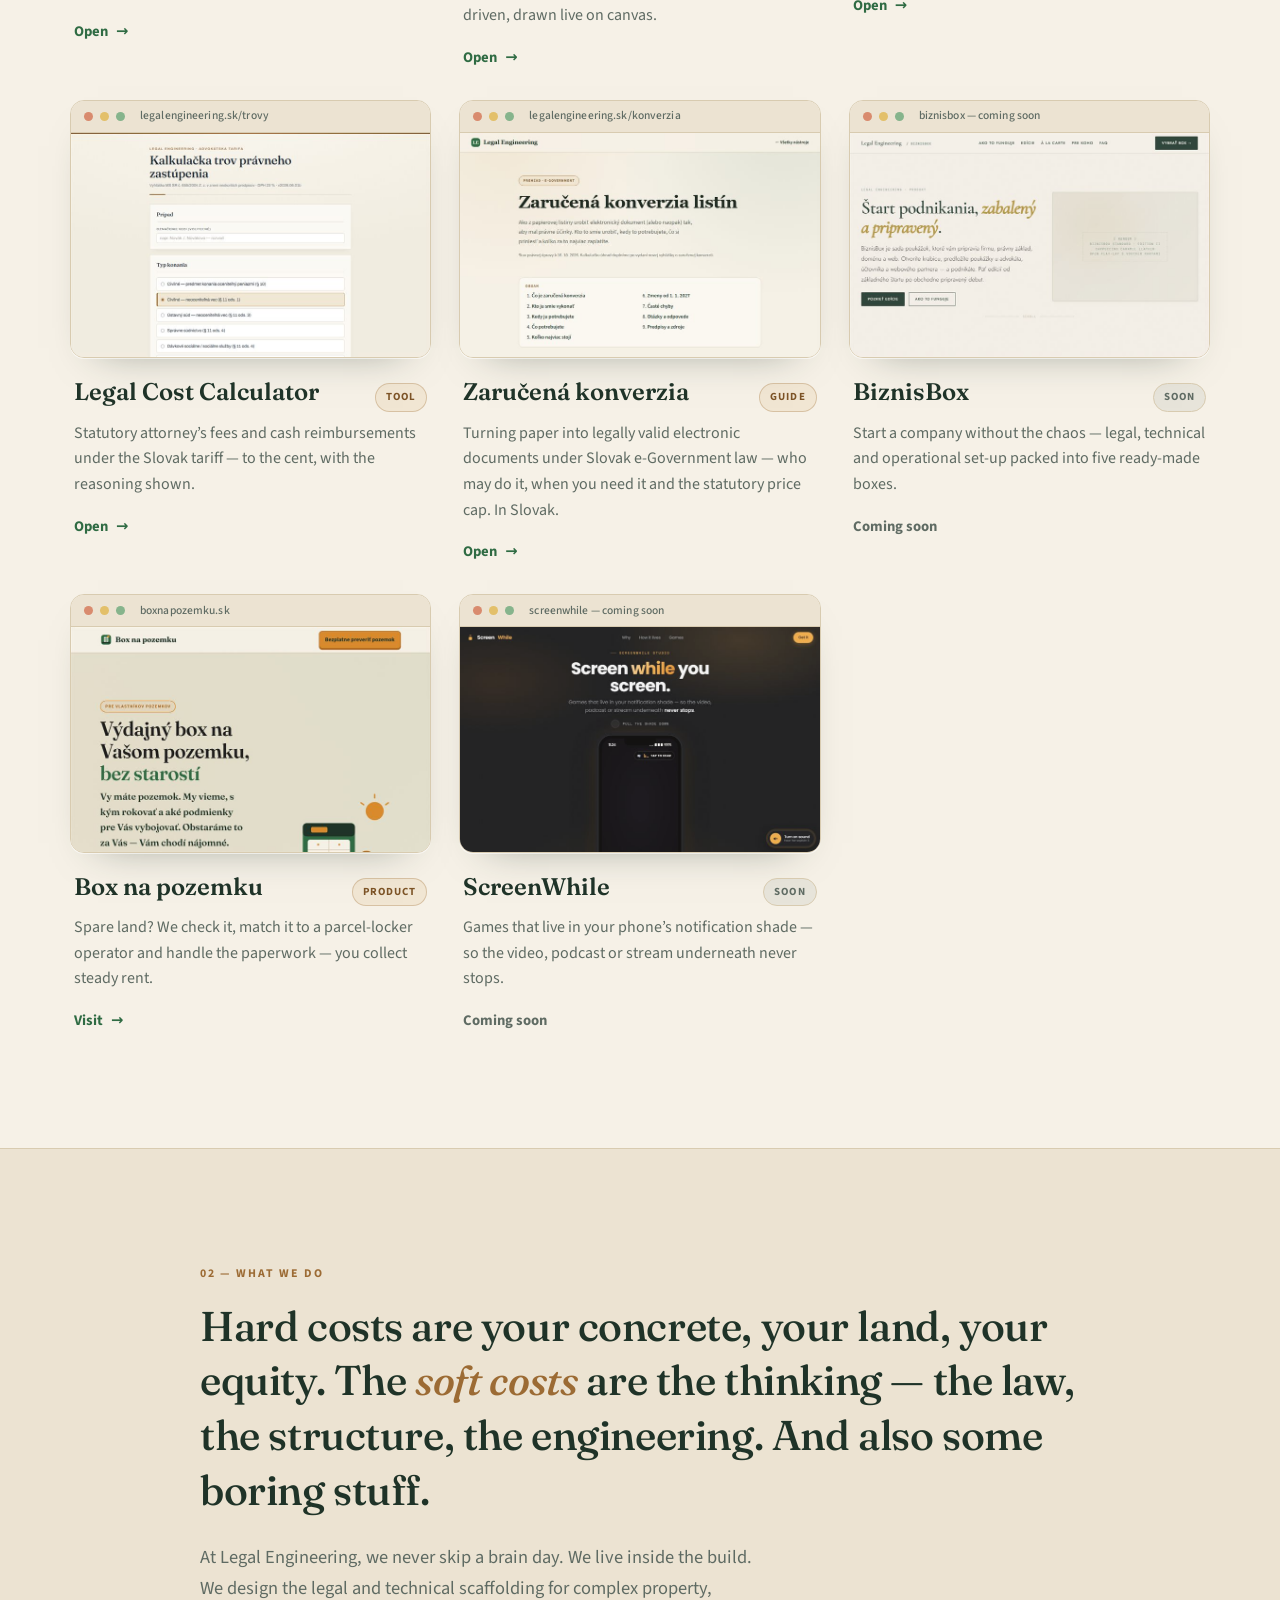
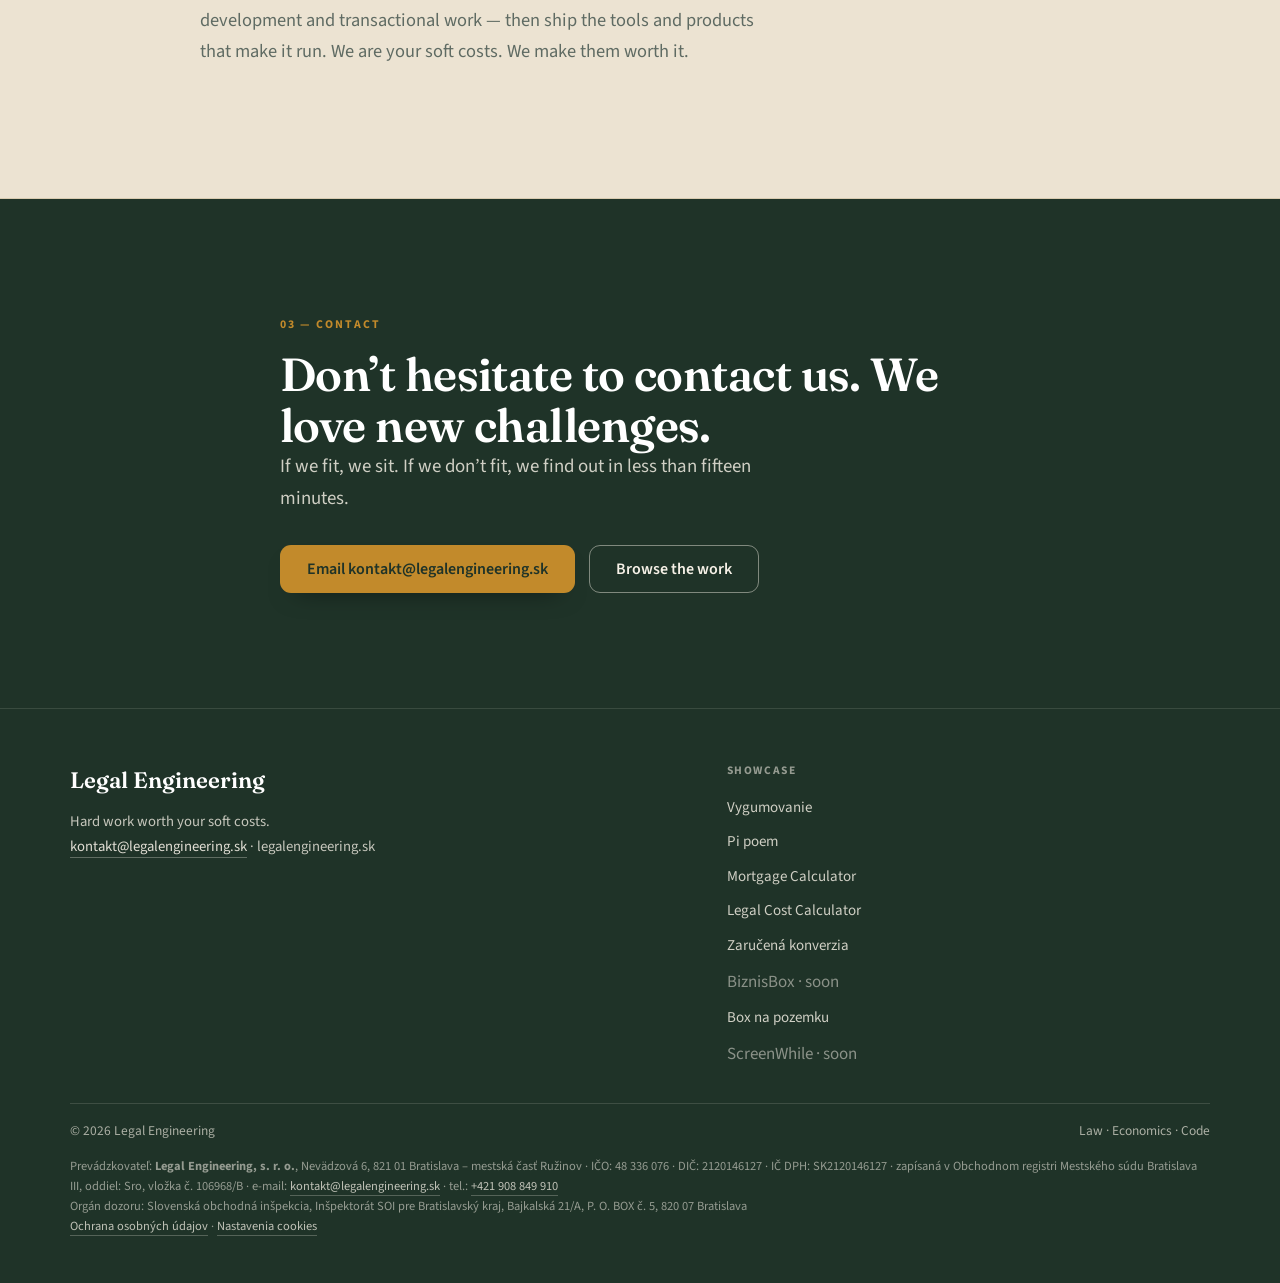
<file: en/index.html>
<!doctype html>
<html lang="en">
<head>
  <meta charset="utf-8" />
  <meta name="viewport" content="width=device-width, initial-scale=1, viewport-fit=cover" />
  <meta name="theme-color" content="#2F6B43" />
  <title>Legal Engineering — Hard work worth your soft costs</title>
  <meta name="description" content="Legal Engineering builds legal-technical products at the seam of law, code, and business. Hard work worth your soft costs." />

  <meta property="og:type" content="website" />
  <meta property="og:title" content="Legal Engineering" />
  <meta property="og:description" content="Hard work worth your soft costs. Legal-technical products at the seam of law, code, and business." />
  <meta property="og:url" content="https://legalengineering.sk/en/" />
  <meta property="og:image" content="https://legalengineering.sk/og-image.jpg" />
  <meta property="og:image:width" content="1200" />
  <meta property="og:image:height" content="630" />
  <link rel="canonical" href="https://legalengineering.sk/en/" />
  <link rel="alternate" hreflang="sk" href="https://legalengineering.sk/" />
  <link rel="alternate" hreflang="en" href="https://legalengineering.sk/en/" />
  <link rel="alternate" hreflang="x-default" href="https://legalengineering.sk/" />

  <link rel="icon" href="data:image/svg+xml,%3Csvg xmlns='http://www.w3.org/2000/svg' viewBox='0 0 48 48'%3E%3Crect x='3' y='3' width='42' height='42' rx='11' fill='%232F6B43'/%3E%3Ctext x='24' y='32' font-family='Georgia,serif' font-size='22' font-weight='600' fill='%23F6F1E7' text-anchor='middle'%3ELE%3C/text%3E%3C/svg%3E" />

  <!-- Písma hosťované lokálne (OFL, licencie v /assets/fonts/) – žiadne požiadavky na Google Fonts -->
  <link rel="stylesheet" href="/assets/fonts/fraunces.css">
  <link rel="stylesheet" href="/assets/fonts/source-sans-3.css">
  <script>document.documentElement.classList.add('js');</script>

  <!--
    ============================================================================
    LEGAL ENGINEERING · showcase hub  (legalengineering.sk)
    Clean editorial style (warm paper · forest green · brass). Single file.

    SHOWCASE LINKS (bundled as sub-paths of legalengineering.sk for instant launch):
      Vygumovanie     → vygumovanie/   (folder shipped in this deploy)
      Mortgage calc   → hypo/
      Legal cost calc → trovy/
      Zaručená konverzia → konverzia/ (Slovak guide)
      BiznisBox       → coming soon (folder not shipped yet; re-add biznisbox/ + relink when ready)
      Box na pozemku  → https://www.boxnapozemku.sk   (own live domain — external)
      ScreenWhile     → coming soon (own domain not live yet; swap the card back to a link when ready)
    Thumbnails live in assets/thumbs/*.jpg — re-shoot a page and overwrite to refresh a preview.
    Each <a class="work"> is one self-contained card: add / remove to change the catalogue.
    ============================================================================
  -->

  <style>
    :root{
      --paper:    #F6F1E7;
      --paper-2:  #ECE3D2;
      --surface:  #FBF8F1;
      --ink:      #1E2A22;
      --ink-soft: #5F6B63;
      --green:    #2F6B43;
      --green-deep:#1F3328;
      --green-light:#4E8A5C;
      --brass:    #9C6B34;
      --brass-deep:#7C5326;
      --gold:     #C28A2B;
      --line:     #D8CBB0;
      --line-soft:#E6DCC8;

      --display:'Fraunces', 'Hoefler Text', Georgia, serif;
      --body:'Source Sans 3', system-ui, -apple-system, sans-serif;

      --maxw:1140px;
      --radius:16px;
      --shadow:0 1px 0 rgba(255,255,255,.6), 0 18px 40px -28px rgba(31,51,40,.5);
      --shadow-hover:0 1px 0 rgba(255,255,255,.6), 0 30px 60px -30px rgba(31,51,40,.55);
      --ease:cubic-bezier(.2,.7,.2,1);
    }

    *,*::before,*::after{ box-sizing:border-box; }
    html{ scroll-behavior:smooth; }
    body{
      margin:0;
      background-color:var(--paper);
      background-image:
        radial-gradient(circle at 12% 4%, rgba(194,138,43,.09), transparent 40%),
        radial-gradient(circle at 90% -2%, rgba(47,107,67,.10), transparent 44%);
      background-attachment:fixed;
      color:var(--ink);
      font-family:var(--body);
      font-size:17px;
      line-height:1.7;
      -webkit-font-smoothing:antialiased;
      overflow-x:hidden;
    }
    img{ max-width:100%; display:block; }
    a{ color:inherit; text-decoration:none; }
    ::selection{ background:var(--green); color:var(--paper); }

    h1,h2,h3{ font-family:var(--display); font-weight:600; line-height:1.1; letter-spacing:-.012em; margin:0; color:var(--ink); }
    h1{ font-size:clamp(2.6rem, 6.2vw, 4.6rem); }
    h2{ font-size:clamp(1.9rem, 4vw, 2.9rem); }
    h3{ font-size:clamp(1.25rem, 2.3vw, 1.55rem); }
    p{ margin:0 0 1rem; }

    .wrap{ width:min(var(--maxw), calc(100% - 44px)); margin:0 auto; }
    .section{ padding:clamp(64px, 9vw, 116px) 0; }

    .eyebrow{
      display:inline-block; font-weight:700; letter-spacing:.14em; text-transform:uppercase;
      font-size:.72rem; color:var(--brass-deep); border:1.5px solid var(--brass);
      border-radius:100px; padding:6px 15px; background:rgba(194,138,43,.07);
    }
    .lead{ font-size:1.18rem; color:var(--ink-soft); max-width:58ch; }
    .accent{ color:var(--green); }
    .accent-brass{ color:var(--brass); }

    /* Buttons — clean, restrained */
    .btn{
      display:inline-flex; align-items:center; gap:9px; justify-content:center;
      font-family:var(--body); font-weight:600; font-size:1rem; line-height:1;
      padding:15px 26px; border-radius:11px; cursor:pointer;
      border:1.5px solid transparent; transition:transform .16s var(--ease), box-shadow .16s var(--ease), background .16s;
    }
    .btn .a{ transition:transform .25s var(--ease); }
    .btn:hover .a{ transform:translateX(3px); }
    .btn-primary{ background:var(--green); color:var(--paper); box-shadow:0 10px 24px -14px rgba(47,107,67,.9); }
    .btn-primary:hover{ transform:translateY(-2px); box-shadow:0 16px 30px -16px rgba(47,107,67,.95); }
    .btn-ghost{ background:transparent; color:var(--green-deep); border-color:var(--line); }
    .btn-ghost:hover{ transform:translateY(-2px); border-color:var(--green); background:rgba(47,107,67,.04); }

    /* Nav */
    .nav{ position:sticky; top:0; z-index:60; background:rgba(246,241,231,.82);
      border-bottom:1px solid transparent; transition:background .3s, border-color .3s, box-shadow .3s; }
    .nav.scrolled{ background:rgba(246,241,231,.95); backdrop-filter:blur(10px);
      border-bottom-color:var(--line); box-shadow:0 10px 30px -22px rgba(31,51,40,.6); }
    .nav-inner{ display:flex; align-items:center; justify-content:space-between; gap:16px;
      height:70px; width:min(var(--maxw), calc(100% - 44px)); margin:0 auto; }
    .brand{ display:flex; align-items:center; gap:11px; font-family:var(--display); font-weight:600;
      font-size:1.32rem; color:var(--green-deep); letter-spacing:-.01em; }
    .brand .mark{ width:32px; height:32px; border-radius:9px; background:var(--green); color:var(--paper);
      display:grid; place-items:center; font-size:.95rem; font-weight:600; flex:0 0 auto; }
    .nav-links{ display:flex; align-items:center; gap:26px; }
    .nav-links a{ font-size:.92rem; font-weight:600; letter-spacing:.02em; color:var(--green-deep); opacity:.85; transition:opacity .2s; }
    .nav-links a:hover{ opacity:1; }
    .nav-cta{ display:flex; align-items:center; gap:12px; }
    .nav-cta .btn{ padding:11px 18px; font-size:.92rem; }
    .lang{ font-size:.82rem; font-weight:700; letter-spacing:.08em; color:var(--green-deep); border:1.5px solid var(--line);
      border-radius:100px; padding:6px 12px; line-height:1; transition:border-color .2s, background .2s; }
    .lang:hover{ border-color:var(--green); background:rgba(47,107,67,.05); }
    .hamburger{ display:none; width:44px; height:44px; border:1px solid var(--line); border-radius:11px;
      background:var(--surface); align-items:center; justify-content:center; cursor:pointer; }
    .hamburger span,.hamburger span::before,.hamburger span::after{ content:""; display:block; width:18px; height:2px;
      background:var(--green-deep); border-radius:2px; position:relative; }
    .hamburger span::before{ position:absolute; top:-6px; } .hamburger span::after{ position:absolute; top:6px; }
    @media (max-width:880px){ .nav-links{ display:none; } .nav-cta .btn-primary{ display:none; } .hamburger{ display:inline-flex; } }

    /* Mobile drawer */
    .drawer{ position:fixed; inset:0 0 0 auto; width:min(380px,100%); background:var(--paper);
      border-left:1px solid var(--line); transform:translateX(100%); transition:transform .3s var(--ease);
      z-index:90; padding:22px; display:flex; flex-direction:column; gap:6px; }
    .drawer.open{ transform:none; }
    .drawer-head{ display:flex; align-items:center; justify-content:space-between; padding-bottom:14px;
      margin-bottom:6px; border-bottom:1px solid var(--line); }
    .drawer a{ font-weight:600; color:var(--green-deep); padding:13px 6px; border-bottom:1px solid var(--line-soft); }
    .drawer .btn{ margin-top:14px; }
    .backdrop{ position:fixed; inset:0; background:rgba(31,51,40,.28); opacity:0; pointer-events:none; transition:opacity .3s; z-index:80; }
    .backdrop.open{ opacity:1; pointer-events:auto; }

    /* Hero */
    .hero{ padding-top:clamp(48px, 8vw, 88px); padding-bottom:clamp(40px, 6vw, 72px); }
    .hero .eyebrow{ margin-bottom:24px; }
    .hero h1{ max-width:16ch; }
    .hero .lead{ margin-top:24px; font-size:1.28rem; }
    .hero-ctas{ display:flex; gap:14px; flex-wrap:wrap; margin-top:36px; }
    .hero-chips{ display:flex; gap:10px 26px; flex-wrap:wrap; margin-top:40px; padding-top:26px;
      border-top:1px solid var(--line); list-style:none; }
    .hero-chips li{ display:flex; align-items:center; gap:10px; font-weight:600; color:var(--green-deep); font-size:.96rem; }
    .hero-chips li::before{ content:""; width:7px; height:7px; border-radius:50%; background:var(--brass); }

    /* Section heading */
    .sec-head{ max-width:60ch; margin-bottom:clamp(34px,5vw,52px); }
    .sec-kicker{ display:block; font-size:.74rem; font-weight:700; letter-spacing:.18em; text-transform:uppercase;
      color:var(--brass); margin-bottom:14px; }
    .sec-head h2{ margin-bottom:14px; }

    /* Showcase grid */
    .work-grid{ display:grid; grid-template-columns:repeat(3,minmax(0,1fr)); gap:30px 28px; }
    @media (max-width:920px){ .work-grid{ grid-template-columns:repeat(2,minmax(0,1fr)); } }
    @media (max-width:600px){ .work-grid{ grid-template-columns:1fr; gap:26px; } }

    .work{ display:flex; flex-direction:column; }
    .thumb-frame{ border:1px solid var(--line); border-radius:14px; overflow:hidden; background:var(--surface);
      box-shadow:var(--shadow); transition:transform .28s var(--ease), box-shadow .28s var(--ease), border-color .28s; }
    .thumb-bar{ display:flex; align-items:center; gap:7px; height:32px; padding:0 13px;
      background:var(--paper-2); border-bottom:1px solid var(--line); }
    .thumb-bar i{ width:9px; height:9px; border-radius:50%; background:var(--line); display:block; }
    .thumb-bar i:nth-child(1){ background:#d98b6e; } .thumb-bar i:nth-child(2){ background:#e3c06a; } .thumb-bar i:nth-child(3){ background:#86b48c; }
    .thumb-bar .addr{ margin-left:8px; font-size:.72rem; color:var(--ink-soft); font-weight:500; letter-spacing:.01em;
      white-space:nowrap; overflow:hidden; text-overflow:ellipsis; }
    .thumb-img{ aspect-ratio:16/10; overflow:hidden; background:var(--paper-2); }
    .thumb-img img{ width:100%; height:100%; object-fit:cover; object-position:top center;
      transition:transform .5s var(--ease); }
    .work:hover .thumb-frame{ transform:translateY(-4px); box-shadow:var(--shadow-hover); border-color:var(--green-light); }
    .work:hover .thumb-img img{ transform:scale(1.045); }

    .work-meta{ padding:20px 4px 0; display:flex; flex-direction:column; flex:1; }
    .work-head{ display:flex; align-items:baseline; justify-content:space-between; gap:12px; }
    .work-name{ font-family:var(--display); font-size:1.5rem; font-weight:600; color:var(--green-deep); line-height:1.15; }
    .work-tag{ flex:0 0 auto; font-size:.68rem; font-weight:700; letter-spacing:.1em; text-transform:uppercase;
      color:var(--brass-deep); background:rgba(194,138,43,.1); border:1px solid rgba(156,107,52,.3);
      border-radius:100px; padding:4px 10px; }
    .work-desc{ margin:9px 0 0; font-size:1rem; color:var(--ink-soft); line-height:1.6; }
    .work-open{ margin-top:16px; font-weight:700; font-size:.92rem; color:var(--green); display:inline-flex; align-items:center; gap:8px; }
    .work-open .a{ transition:transform .25s var(--ease); }
    .work:hover .work-open .a{ transform:translateX(4px); }
    /* Coming-soon card (not yet a link) */
    .work-soon{ cursor:default; }
    .work-soon .thumb-img img{ filter:saturate(.82) opacity(.92); }
    .work-soon:hover .thumb-frame{ transform:none; box-shadow:var(--shadow); border-color:var(--line); }
    .work-soon:hover .thumb-img img{ transform:none; }
    .work-tag.soon{ color:var(--ink-soft); background:rgba(95,107,99,.1); border-color:var(--line); }
    .work-open-soon{ color:var(--ink-soft); }

    /* Ethos band */
    .ethos{ background:var(--paper-2); border-top:1px solid var(--line); border-bottom:1px solid var(--line); }
    .ethos-inner{ max-width:880px; }
    .ethos .quote{ font-family:var(--display); font-weight:500; font-style:normal;
      font-size:clamp(1.7rem, 3.4vw, 2.6rem); line-height:1.32; color:var(--green-deep); letter-spacing:-.01em; }
    .ethos .quote em{ font-style:italic; color:var(--brass); }
    .ethos .body{ margin-top:24px; font-size:1.15rem; color:var(--ink-soft); max-width:64ch; }

    /* Contact band */
    .contact{ background:var(--green-deep); color:var(--paper); }
    .contact h2{ color:#fff; }
    .contact .lead{ color:rgba(246,241,231,.82); }
    .contact .inner{ max-width:720px; }
    .contact-ctas{ display:flex; gap:14px; flex-wrap:wrap; margin-top:30px; }
    .contact .btn-primary{ background:var(--gold); color:var(--green-deep); box-shadow:0 12px 26px -16px rgba(0,0,0,.6); }
    .contact .btn-primary:hover{ filter:brightness(1.04); }
    .contact .btn-ghost{ color:var(--paper); border-color:rgba(246,241,231,.45); }
    .contact .btn-ghost:hover{ background:rgba(246,241,231,.08); border-color:rgba(246,241,231,.7); }

    /* Footer */
    footer{ background:var(--green-deep); color:var(--paper); padding:18px 0 30px; border-top:1px solid rgba(246,241,231,.12); }
    .foot-grid{ display:grid; grid-template-columns:1.3fr 1fr; gap:28px; padding-top:34px; }
    @media (max-width:760px){ .foot-grid{ grid-template-columns:1fr; gap:22px; } }
    .foot-brand{ font-family:var(--display); font-size:1.4rem; font-weight:600; color:#fff; }
    .foot-text{ margin-top:10px; font-size:.92rem; color:rgba(246,241,231,.78); }
    .foot-text a{ color:rgba(246,241,231,.9); border-bottom:1px solid rgba(246,241,231,.3); }
    .foot-col h4{ font-family:var(--body); font-size:.72rem; font-weight:700; letter-spacing:.14em; text-transform:uppercase;
      color:rgba(246,241,231,.55); margin:0 0 14px; }
    .foot-links{ display:grid; gap:9px; }
    .foot-links a{ font-size:.94rem; color:rgba(246,241,231,.82); width:fit-content; transition:color .2s; }
    .foot-links a:hover{ color:var(--gold); }
    .foot-bottom{ display:flex; justify-content:space-between; gap:12px; flex-wrap:wrap;
      margin-top:34px; padding-top:16px; border-top:1px solid rgba(246,241,231,.14);
      font-size:.84rem; color:rgba(246,241,231,.65); }
    .foot-legal{ margin-top:14px; font-size:.78rem; line-height:1.6; color:rgba(246,241,231,.55); }
    .foot-legal a{ color:rgba(246,241,231,.75); border-bottom:1px solid rgba(246,241,231,.25); }

    /* A11y + motion */
    :focus-visible{ outline:2px solid var(--gold); outline-offset:3px; border-radius:4px; }
    .skip{ position:absolute; left:-999px; top:8px; background:var(--green-deep); color:var(--paper); padding:10px 14px; border-radius:8px; z-index:200; }
    .skip:focus{ left:12px; }
    /* Content is visible by default; only the .js build hides-then-reveals (so JS-off still shows everything) */
    .reveal{ transition:opacity .7s var(--ease), transform .7s var(--ease); }
    .js .reveal{ opacity:0; transform:translateY(20px); }
    .js .reveal.in{ opacity:1; transform:none; }
    @media (prefers-reduced-motion: reduce){
      html{ scroll-behavior:auto; }
      *{ transition-duration:.001ms !important; animation-duration:.001ms !important; }
      .js .reveal{ opacity:1; transform:none; }
    }
  </style>
  <!-- Google Analytics 4 + Consent Mode v2 (prísny režim): všetko „denied“; gtag.js sa načíta až po kliknutí na „Prijať“ (/consent.js) -->
  <script>
  window.CONSENT_CFG={key:'le_consent_v1',ga:'G-J74DTLWPTE'};
  window.dataLayer=window.dataLayer||[];function gtag(){dataLayer.push(arguments);}
  gtag('consent','default',{ad_storage:'denied',ad_user_data:'denied',ad_personalization:'denied',analytics_storage:'denied',functionality_storage:'denied',personalization_storage:'denied',security_storage:'granted',wait_for_update:500});
  gtag('set','ads_data_redaction',true);
  try{if(localStorage.getItem(CONSENT_CFG.key)==='granted')gtag('consent','update',{analytics_storage:'granted'});}catch(e){}
  gtag('js',new Date());
  gtag('config','G-J74DTLWPTE',{allow_google_signals:false,allow_ad_personalization_signals:false});
  </script>
</head>

<body id="top">
  <a class="skip" href="#work">Skip to showcase</a>

  <!-- NAV -->
  <header class="nav" id="nav">
    <div class="nav-inner">
      <a class="brand" href="#top" aria-label="Legal Engineering — home"><span class="mark">LE</span>Legal Engineering</a>
      <nav class="nav-links" aria-label="Sections">
        <a href="#work">Showcase</a>
        <a href="#ethos">What we do</a>
        <a href="#contact">Contact</a>
      </nav>
      <div class="nav-cta">
        <a class="lang" href="/" hreflang="sk" lang="sk" aria-label="Slovenská verzia">SK</a>
        <a class="btn btn-primary" href="#contact">Get in touch <span class="a">→</span></a>
        <button class="hamburger" id="hamburger" aria-label="Open menu" aria-controls="drawer" aria-expanded="false"><span></span></button>
      </div>
    </div>
  </header>

  <div class="backdrop" id="backdrop" aria-hidden="true"></div>
  <aside class="drawer" id="drawer" aria-label="Menu" role="dialog" aria-modal="true">
    <div class="drawer-head">
      <span class="brand"><span class="mark">LE</span>Legal Engineering</span>
      <button class="btn btn-ghost" id="closeDrawer" type="button" style="padding:9px 14px">Close</button>
    </div>
    <a href="#work">Showcase</a>
    <a href="#ethos">What we do</a>
    <a href="#contact">Contact</a>
    <a href="/" hreflang="sk" lang="sk">Slovensky</a>
    <a class="btn btn-primary" href="#contact">Get in touch <span class="a">→</span></a>
  </aside>

  <main>
    <!-- HERO -->
    <section class="hero">
      <div class="wrap">
        <span class="eyebrow reveal">Legal Engineering</span>
        <h1 class="reveal" style="transition-delay:.05s">Hard work worth your <span class="accent">soft&nbsp;costs</span>.</h1>
        <p class="lead reveal" style="transition-delay:.12s">
          Admiring Dirk Gently’s attitude, we established a holistic studio, building products at the seam of law, code, business and mathematics. Fullstack agency transforming ideas into businesses.
          From legal framework, through business economics, to public presentation.
        </p>
        <div class="hero-ctas reveal" style="transition-delay:.18s">
          <a class="btn btn-primary" href="#work">See the work <span class="a">↓</span></a>
          <a class="btn btn-ghost" href="#contact">Get in touch</a>
        </div>
        <ul class="hero-chips reveal" style="transition-delay:.24s">
          <li>Law</li><li>Economy</li><li>Code</li><li>Est. 2015</li>
        </ul>
      </div>
    </section>

    <!-- SHOWCASE -->
    <section class="section" id="work">
      <div class="wrap">
        <div class="sec-head reveal">
          <span class="sec-kicker">01 — Showcase</span>
          <h2>Selected work</h2>
          <p class="lead">A working catalogue — tools we shipped, products we built, and experiments we couldn’t resist. Click any preview to step inside.</p>
        </div>

        <div class="work-grid">

          <!-- Vygumovanie -->
          <a class="work reveal" href="/vygumovanie/" target="_blank" rel="noopener" aria-label="Open Vygumovanie">
            <div class="thumb-frame">
              <div class="thumb-bar"><i></i><i></i><i></i><span class="addr">legalengineering.sk/vygumovanie</span></div>
              <div class="thumb-img"><img src="/assets/thumbs/vygumovanie.jpg" width="760" height="475" loading="lazy" alt="Preview of the Vygumovanie interactive poem"></div>
            </div>
            <div class="work-meta">
              <div class="work-head"><span class="work-name">Vygumovanie</span><span class="work-tag">Interactive</span></div>
              <p class="work-desc">An interactive poem that erases one vowel per stanza — and the page’s light along with it. Pure scroll-driven craft.</p>
              <span class="work-open">Open <span class="a">→</span></span>
            </div>
          </a>

          <!-- Pi poem -->
          <a class="work reveal" href="/pi-poem/" target="_blank" rel="noopener" aria-label="Open Pi poem">
            <div class="thumb-frame">
              <div class="thumb-bar"><i></i><i></i><i></i><span class="addr">legalengineering.sk/pi-poem</span></div>
              <div class="thumb-img"><img src="/assets/thumbs/pi-poem.jpg" width="760" height="475" loading="lazy" alt="Preview of the Pi poem interactive poem"></div>
            </div>
            <div class="work-meta">
              <div class="work-head"><span class="work-name">Pi poem</span><span class="work-tag">Interactive</span></div>
              <p class="work-desc">An interactive poem whose words speak the first eighteen digits of π, while a compass lays them onto a circle that paints every image in the verse. Scroll-driven, drawn live on canvas.</p>
              <span class="work-open">Open <span class="a">→</span></span>
            </div>
          </a>


          <!-- Mortgage Calculator -->
          <a class="work reveal" href="/hypo/" target="_blank" rel="noopener" aria-label="Open Mortgage Calculator">
            <div class="thumb-frame">
              <div class="thumb-bar"><i></i><i></i><i></i><span class="addr">legalengineering.sk/hypo</span></div>
              <div class="thumb-img"><img src="/assets/thumbs/hypo.jpg" width="760" height="475" loading="lazy" alt="Preview of the Mortgage Calculator"></div>
            </div>
            <div class="work-meta">
              <div class="work-head"><span class="work-name">Mortgage Calculator</span><span class="work-tag">Tool</span></div>
              <p class="work-desc">Slovak mortgage limits, NBS stress tests and real repayments — clean, precise, installable as an app.</p>
              <span class="work-open">Open <span class="a">→</span></span>
            </div>
          </a>

          <!-- Legal Cost Calculator -->
          <a class="work reveal" href="/trovy/" target="_blank" rel="noopener" aria-label="Open Legal Cost Calculator">
            <div class="thumb-frame">
              <div class="thumb-bar"><i></i><i></i><i></i><span class="addr">legalengineering.sk/trovy</span></div>
              <div class="thumb-img"><img src="/assets/thumbs/trovy.jpg" width="760" height="475" loading="lazy" alt="Preview of the Legal Cost Calculator"></div>
            </div>
            <div class="work-meta">
              <div class="work-head"><span class="work-name">Legal Cost Calculator</span><span class="work-tag">Tool</span></div>
              <p class="work-desc">Statutory attorney’s fees and cash reimbursements under the Slovak tariff — to the cent, with the reasoning shown.</p>
              <span class="work-open">Open <span class="a">→</span></span>
            </div>
          </a>

          <!-- Zaručená konverzia (sprievodca, SK) -->
          <a class="work reveal" href="/konverzia/" aria-label="Open Zaručená konverzia guide">
            <div class="thumb-frame">
              <div class="thumb-bar"><i></i><i></i><i></i><span class="addr">legalengineering.sk/konverzia</span></div>
              <div class="thumb-img"><img src="/assets/thumbs/konverzia.jpg" width="760" height="475" loading="lazy" alt="Preview of the Zaručená konverzia guide"></div>
            </div>
            <div class="work-meta">
              <div class="work-head"><span class="work-name">Zaručená konverzia</span><span class="work-tag">Guide</span></div>
              <p class="work-desc">Turning paper into legally valid electronic documents under Slovak e-Government law — who may do it, when you need it and the statutory price cap. In Slovak.</p>
              <span class="work-open">Open <span class="a">→</span></span>
            </div>
          </a>

          <!-- BiznisBox (coming soon — not live yet; swap back to <a href="biznisbox/"> + ship the /biznisbox/ folder when ready) -->
          <div class="work work-soon reveal" aria-label="BiznisBox — coming soon">
            <div class="thumb-frame">
              <div class="thumb-bar"><i></i><i></i><i></i><span class="addr">biznisbox — coming soon</span></div>
              <div class="thumb-img"><img src="/assets/thumbs/biznisbox.jpg" width="760" height="475" loading="lazy" alt="Preview of BiznisBox"></div>
            </div>
            <div class="work-meta">
              <div class="work-head"><span class="work-name">BiznisBox</span><span class="work-tag soon">Soon</span></div>
              <p class="work-desc">Start a company without the chaos — legal, technical and operational set-up packed into five ready-made boxes.</p>
              <span class="work-open work-open-soon">Coming soon</span>
            </div>
          </div>

          <!-- Box na pozemku -->
          <a class="work reveal" href="https://www.boxnapozemku.sk" target="_blank" rel="noopener" aria-label="Open Box na pozemku">
            <div class="thumb-frame">
              <div class="thumb-bar"><i></i><i></i><i></i><span class="addr">boxnapozemku.sk</span></div>
              <div class="thumb-img"><img src="/assets/thumbs/boxnapozemku.jpg" width="760" height="475" loading="lazy" alt="Preview of Box na pozemku"></div>
            </div>
            <div class="work-meta">
              <div class="work-head"><span class="work-name">Box na pozemku</span><span class="work-tag">Product</span></div>
              <p class="work-desc">Spare land? We check it, match it to a parcel-locker operator and handle the paperwork — you collect steady rent.</p>
              <span class="work-open">Visit <span class="a">→</span></span>
            </div>
          </a>

          <!-- ScreenWhile (own domain not live yet → coming soon; swap back to <a href> when ready) -->
          <div class="work work-soon reveal" aria-label="ScreenWhile — coming soon">
            <div class="thumb-frame">
              <div class="thumb-bar"><i></i><i></i><i></i><span class="addr">screenwhile — coming soon</span></div>
              <div class="thumb-img"><img src="/assets/thumbs/screenwhile.jpg" width="760" height="475" loading="lazy" alt="Preview of ScreenWhile"></div>
            </div>
            <div class="work-meta">
              <div class="work-head"><span class="work-name">ScreenWhile</span><span class="work-tag soon">Soon</span></div>
              <p class="work-desc">Games that live in your phone’s notification shade — so the video, podcast or stream underneath never stops.</p>
              <span class="work-open work-open-soon">Coming soon</span>
            </div>
          </div>

        </div>
      </div>
    </section>

    <!-- ETHOS -->
    <section class="section ethos" id="ethos">
      <div class="wrap ethos-inner reveal">
        <span class="sec-kicker">02 — What we do</span>
        <p class="quote">
          Hard costs are your concrete, your land, your equity. The <em>soft costs</em> are the thinking —
          the law, the structure, the engineering. And also some boring stuff.
        </p>
        <p class="body">
          At Legal Engineering, we never skip a brain day. We live inside the build. We design the legal and technical
          scaffolding for complex property, development and transactional work — then ship the tools and products
          that make it run. We are your soft costs. We make them worth it.
        </p>
      </div>
    </section>

    <!-- CONTACT -->
    <section class="section contact" id="contact">
      <div class="wrap inner reveal">
        <span class="sec-kicker" style="color:var(--gold)">03 — Contact</span>
        <h2>Don’t hesitate to contact us. We love new challenges.</h2>
        <p class="lead">If we fit, we sit. If we don’t fit, we find out in less than fifteen minutes.</p>
        <div class="contact-ctas">
          <a class="btn btn-primary" href="mailto:kontakt@legalengineering.sk">Email kontakt@legalengineering.sk</a>
          <a class="btn btn-ghost" href="#work">Browse the work</a>
        </div>
      </div>
    </section>
  </main>

  <!-- FOOTER -->
  <footer>
    <div class="wrap">
      <div class="foot-grid">
        <div>
          <div class="foot-brand">Legal Engineering</div>
          <p class="foot-text">
            Hard work worth your soft costs.<br>
            <a href="mailto:kontakt@legalengineering.sk">kontakt@legalengineering.sk</a> · legalengineering.sk
          </p>
        </div>
        <div class="foot-col">
          <h4>Showcase</h4>
          <div class="foot-links">
            <a href="/vygumovanie/" target="_blank" rel="noopener">Vygumovanie</a>
            <a href="/pi-poem/" target="_blank" rel="noopener">Pi poem</a>
            <a href="/hypo/" target="_blank" rel="noopener">Mortgage Calculator</a>
            <a href="/trovy/" target="_blank" rel="noopener">Legal Cost Calculator</a>
            <a href="/konverzia/">Zaručená konverzia</a>
            <span style="color:rgba(246,240,232,.5)">BiznisBox · soon</span>
            <a href="https://www.boxnapozemku.sk" target="_blank" rel="noopener">Box na pozemku</a>
            <span style="color:rgba(246,240,232,.5)">ScreenWhile · soon</span>
          </div>
        </div>
      </div>
      <div class="foot-bottom">
        <span>© 2026 Legal Engineering</span>
        <span>Law · Economics · Code</span>
      </div>
      <p class="foot-legal" lang="sk">
        Prevádzkovateľ: <strong>Legal Engineering, s.&nbsp;r.&nbsp;o.</strong>, Nevädzová 6, 821 01 Bratislava – mestská časť Ružinov ·
        IČO: 48 336 076 · DIČ: 2120146127 · IČ DPH: SK2120146127 ·
        zapísaná v Obchodnom registri Mestského súdu Bratislava III, oddiel: Sro, vložka č. 106968/B ·
        e-mail: <a href="mailto:kontakt@legalengineering.sk">kontakt@legalengineering.sk</a> ·
        tel.: <a href="tel:+421908849910">+421 908 849 910</a><br>
        Orgán dozoru: Slovenská obchodná inšpekcia, Inšpektorát SOI pre Bratislavský kraj, Bajkalská 21/A, P.&nbsp;O.&nbsp;BOX č.&nbsp;5, 820 07 Bratislava<br>
        <a href="/ochrana-osobnych-udajov/">Ochrana osobných údajov</a> · <a href="/ochrana-osobnych-udajov/#cookies" data-consent-open>Nastavenia cookies</a>
      </p>
    </div>
  </footer>

  <script>
    const nav = document.getElementById('nav');
    const onScroll = () => nav.classList.toggle('scrolled', window.scrollY > 6);
    window.addEventListener('scroll', onScroll, { passive:true }); onScroll();

    const hamburger = document.getElementById('hamburger');
    const drawer = document.getElementById('drawer');
    const backdrop = document.getElementById('backdrop');
    const closeBtn = document.getElementById('closeDrawer');
    const open = () => { drawer.classList.add('open'); backdrop.classList.add('open'); hamburger.setAttribute('aria-expanded','true'); };
    const close = () => { drawer.classList.remove('open'); backdrop.classList.remove('open'); hamburger.setAttribute('aria-expanded','false'); };
    hamburger.addEventListener('click', open);
    closeBtn.addEventListener('click', close);
    backdrop.addEventListener('click', close);
    drawer.querySelectorAll('a').forEach(a => a.addEventListener('click', close));
    window.addEventListener('keydown', e => { if (e.key === 'Escape') close(); });

    document.querySelectorAll('.work-grid').forEach(grid => {
      grid.querySelectorAll('.work').forEach((c,i) => { c.style.transitionDelay = (i % 3) * 80 + 'ms'; });
    });
    const io = new IntersectionObserver((entries) => {
      entries.forEach(en => { if (en.isIntersecting) { en.target.classList.add('in'); io.unobserve(en.target); } });
    }, { threshold:.1, rootMargin:"0px 0px -8% 0px" });
    document.querySelectorAll('.reveal').forEach(el => io.observe(el));
    // Failsafe: never leave above-the-fold content hidden if the observer is slow to fire
    const revealVisible = () => document.querySelectorAll('.reveal:not(.in)').forEach(el => {
      if (el.getBoundingClientRect().top < window.innerHeight * 0.95) el.classList.add('in');
    });
    window.addEventListener('load', revealVisible);
    setTimeout(revealVisible, 1200);
  </script>
  <div id="consentBar" class="cb" role="region" aria-label="Súhlas s analytickými cookies" lang="sk" hidden>
    <p>So súhlasom budeme na meranie návštevnosti používať Google Analytics, ktorý ukladá cookies. Bez súhlasu sa Google Analytics nenačíta a cookies sa neukladajú. <a href="/ochrana-osobnych-udajov/#cookies">Viac o spracúvaní údajov</a></p>
    <div class="cb-btns"><button type="button" data-c="denied">Odmietnuť</button><button type="button" data-c="granted">Prijať</button></div>
  </div>
  <script src="/consent.js"></script>
</body>
</html>
</file>
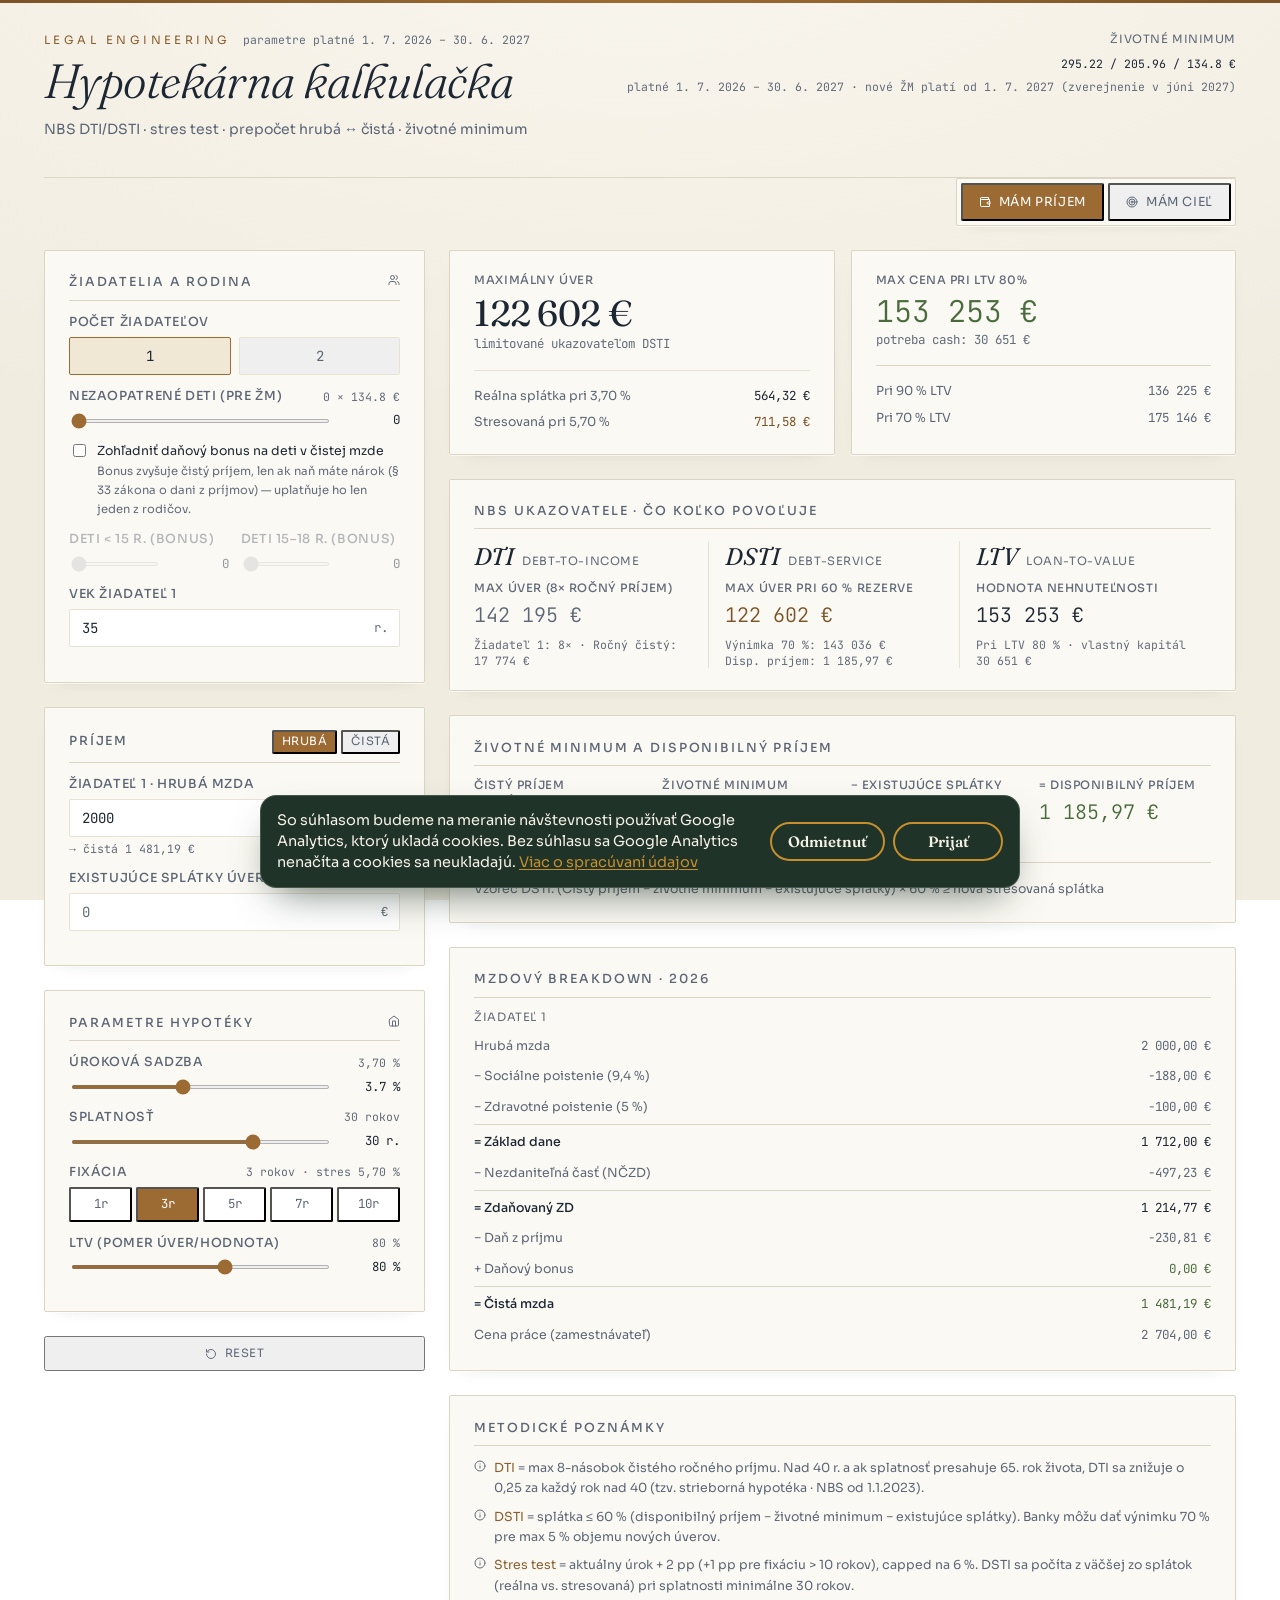
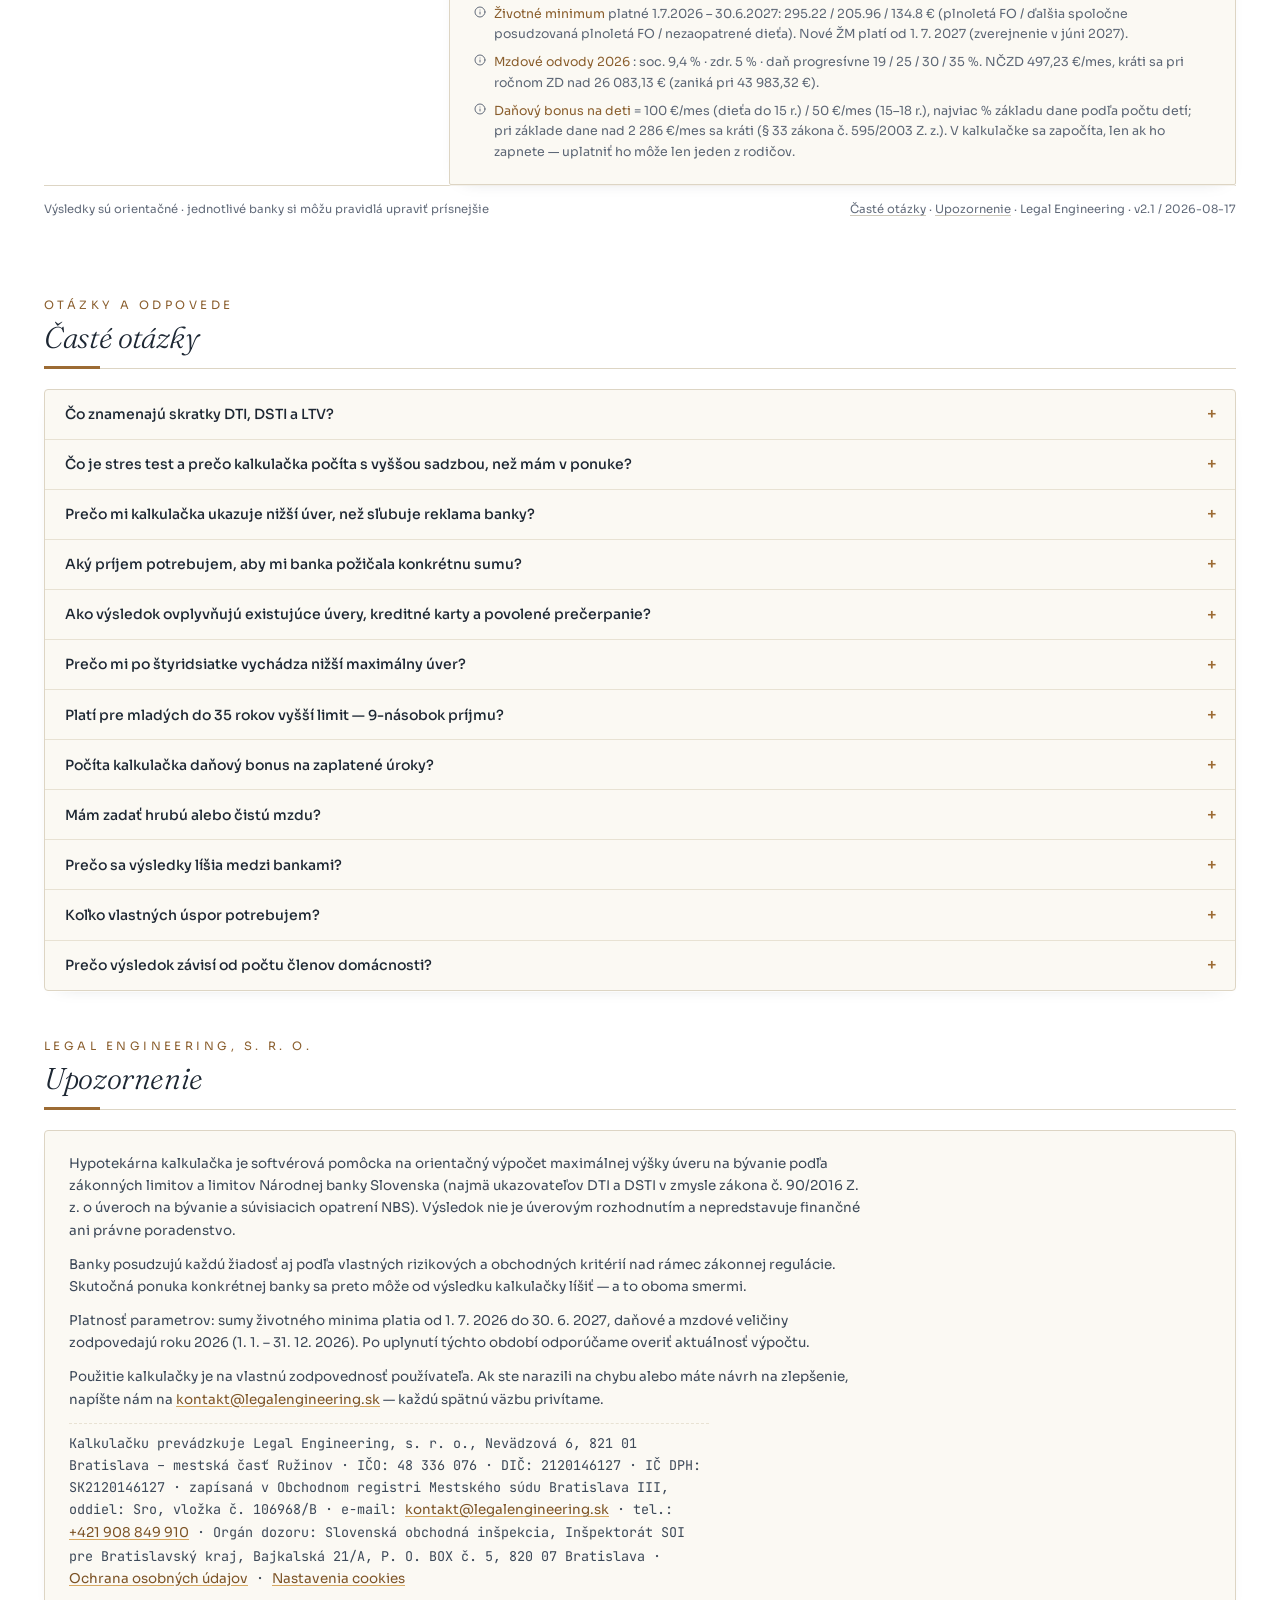
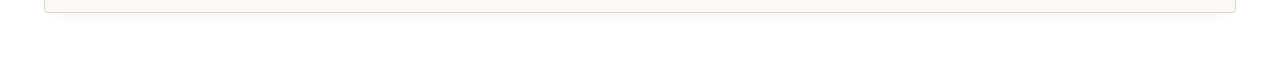
<file: hypo/index.html>
<!DOCTYPE html>
<html lang="sk">
<head>
  <meta charset="UTF-8" />
  <meta name="viewport" content="width=device-width, initial-scale=1.0" />
  <title>Hypotekárna kalkulačka — Legal Engineering, s. r. o.</title>
  <meta name="description" content="Hypotekárna kalkulačka podľa pravidiel NBS — DTI, DSTI, LTV a stres test. Zistite, koľko si môžete požičať a aký príjem na hypotéku potrebujete." />
  <link rel="canonical" href="https://legalengineering.sk/hypo/" />

  <!-- Open Graph -->
  <meta property="og:type" content="website" />
  <meta property="og:title" content="Hypotekárna kalkulačka — Legal Engineering" />
  <meta property="og:description" content="Hypotekárna kalkulačka podľa pravidiel NBS — DTI, DSTI, LTV a stres test. Zistite, koľko si môžete požičať a aký príjem na hypotéku potrebujete." />
  <meta property="og:url" content="https://legalengineering.sk/hypo/" />
  <meta property="og:locale" content="sk_SK" />
  <meta property="og:site_name" content="Legal Engineering" />
  <meta property="og:image" content="https://legalengineering.sk/hypo/og-image.png" />
  <meta property="og:image:width" content="1200" />
  <meta property="og:image:height" content="630" />
  <meta property="og:image:alt" content="Hypotekárna kalkulačka Legal Engineering — maximálny úver podľa NBS ukazovateľov DTI, DSTI a LTV" />
  <meta name="twitter:card" content="summary_large_image" />
  <meta name="twitter:title" content="Hypotekárna kalkulačka — Legal Engineering" />
  <meta name="twitter:description" content="Hypotekárna kalkulačka podľa pravidiel NBS — DTI, DSTI, LTV a stres test. Zistite, koľko si môžete požičať a aký príjem na hypotéku potrebujete." />
  <meta name="twitter:image" content="https://legalengineering.sk/hypo/og-image.png" />

  <!-- PWA -->
  <meta name="theme-color" content="#f4f0e7" />
  <link rel="manifest" href="manifest.json" />
  <link rel="icon" type="image/png" sizes="192x192" href="icons/icon-192.png" />
  <link rel="apple-touch-icon" href="icons/icon-192.png" />

  <!-- Písma prvej obrazovky: preload paralelne s CSS/JS (inak sa sťahujú až po
       vykreslení → výmena fallback písma a posun layoutu). @font-face je v styles.css.
       Sora latin+latinext = body text so slovenskou diakritikou; Fraunces italic
       latin+latinext = H1 „Hypotekárna kalkulačka“ (č je v latin-ext); JetBrains Mono
       latin = čísla. Ostatné subsety sa doťahujú štandardne. -->
  <link rel="preload" as="font" type="font/woff2" crossorigin href="fonts/sora-latin.woff2" />
  <link rel="preload" as="font" type="font/woff2" crossorigin href="fonts/sora-latinext.woff2" />
  <link rel="preload" as="font" type="font/woff2" crossorigin href="fonts/fraunces-italic-latin.woff2" />
  <link rel="preload" as="font" type="font/woff2" crossorigin href="fonts/fraunces-italic-latinext.woff2" />
  <link rel="preload" as="font" type="font/woff2" crossorigin href="fonts/jetbrainsmono-latin.woff2" />
  <link rel="stylesheet" href="styles.css" />
  <!-- Appka: defer = neblokuje parser (#root má v CSS rezervovanú min. výšku, aby FAQ
       neodskočilo); fetchpriority=high, lebo defer by v Chrome zhodil app.js na Low
       prioritu za preloadované písma — bez app.js sa nič nevykreslí. -->
  <script src="app.js" defer fetchpriority="high"></script>

  <!-- Štruktúrované dáta: aplikácia -->
  <script type="application/ld+json">
  {
    "@context": "https://schema.org",
    "@type": "WebApplication",
    "name": "Hypotekárna kalkulačka",
    "url": "https://legalengineering.sk/hypo/",
    "description": "Hypotekárna kalkulačka podľa pravidiel NBS — DTI, DSTI, LTV a stres test. Zistite, koľko si môžete požičať a aký príjem na hypotéku potrebujete.",
    "applicationCategory": "FinanceApplication",
    "operatingSystem": "Web",
    "browserRequirements": "Vyžaduje JavaScript",
    "inLanguage": "sk",
    "isAccessibleForFree": true,
    "offers": { "@type": "Offer", "price": "0", "priceCurrency": "EUR" },
    "publisher": { "@type": "Organization", "name": "Legal Engineering, s. r. o.", "url": "https://legalengineering.sk/" },
    "featureList": "Výpočet maximálnej výšky úveru podľa NBS ukazovateľov DTI, DSTI a LTV, stres test úrokovej sadzby, prepočet hrubej a čistej mzdy, životné minimum domácnosti",
    "softwareVersion": "2.0"
  }
  </script>

  <!-- Štruktúrované dáta: FAQ — texty MUSIA byť zhodné so sekciou #faq nižšie -->
  <script type="application/ld+json">
  {
    "@context": "https://schema.org",
    "@type": "FAQPage",
    "inLanguage": "sk",
    "mainEntity": [
      {
        "@type": "Question",
        "name": "Čo znamenajú skratky DTI, DSTI a LTV?",
        "acceptedAnswer": {
          "@type": "Answer",
          "text": "Sú to tri úverové ukazovatele, ktorými Národná banka Slovenska obmedzuje poskytovanie úverov na bývanie. DTI (debt-to-income) hovorí, že celkový dlh žiadateľa spravidla nesmie presiahnuť 8-násobok jeho čistého ročného príjmu. DSTI (debt service-to-income) obmedzuje mesačné splátky všetkých úverov na 60 % príjmu zníženého o životné minimum, takže 40 % vám vždy zostane ako rezerva. LTV (loan-to-value) je pomer úveru k hodnote nehnuteľnosti — nesmie presiahnuť 90 % a len obmedzená časť úverov smie byť nad 80 %. Kalkulačka počíta všetky tri limity naraz a záväzný je vždy ten najprísnejší."
        }
      },
      {
        "@type": "Question",
        "name": "Čo je stres test a prečo kalkulačka počíta s vyššou sadzbou, než mám v ponuke?",
        "acceptedAnswer": {
          "@type": "Answer",
          "text": "Banka musí overiť, že úver zvládnete splácať aj po raste úrokových sadzieb. Splátka sa preto počíta aj pri sadzbe zvýšenej o 2 percentuálne body (najviac však na 6 %) a pri splatnosti 30 rokov; pri fixácii sadzby nad 10 rokov stačí test s nárastom o 1 percentuálny bod. Do limitu DSTI vstupuje táto vyššia, „stresovaná“ splátka, nie tá reálna. Preto vychádza nižší maximálny úver, než by ste čakali z bežnej splátkovej kalkulačky."
        }
      },
      {
        "@type": "Question",
        "name": "Prečo mi kalkulačka ukazuje nižší úver, než sľubuje reklama banky?",
        "acceptedAnswer": {
          "@type": "Answer",
          "text": "Reklamné kalkulačky často počítajú len splátku zo zadanej sumy alebo iba jeden ukazovateľ (napríklad 8-násobok príjmu) a nezohľadňujú stres test, životné minimum ani existujúce splátky. Táto kalkulačka aplikuje plnú metodiku NBS — DTI, DSTI so stres testom aj LTV — a ukáže najprísnejší z limitov, teda sumu bližšiu reálnemu posúdeniu v banke. Zároveň platí, že pravidlá NBS sú len minimálne požiadavky: banka môže na základe vlastných kritérií poskytnúť aj menej."
        }
      },
      {
        "@type": "Question",
        "name": "Aký príjem potrebujem, aby mi banka požičala konkrétnu sumu?",
        "acceptedAnswer": {
          "@type": "Answer",
          "text": "Prepnite kalkulačku do režimu „Mám cieľ“ a zadajte cenu nehnuteľnosti alebo požadovanú výšku úveru. Kalkulačka spätne dopočíta, aký čistý mesačný príjem domácnosti je potrebný na splnenie limitov DTI aj DSTI vrátane stres testu. Výsledok zohľadňuje počet členov domácnosti aj existujúce splátky, preto rovnaká suma úveru vyžaduje v rôznych domácnostiach rôzny príjem."
        }
      },
      {
        "@type": "Question",
        "name": "Ako výsledok ovplyvňujú existujúce úvery, kreditné karty a povolené prečerpanie?",
        "acceptedAnswer": {
          "@type": "Answer",
          "text": "Výrazne. Splátky existujúcich úverov zmenšujú priestor pre novú splátku v limite DSTI a zostatky dlhov sa započítavajú do celkovej zadlženosti v limite DTI. Pri kreditných kartách a povolenom prečerpaní banka započítava vyčerpanú časť v plnej výške a z nevyčerpaného úverového rámca 20 %. Nepoužívanú kreditku či prečerpanie sa preto oplatí pred žiadosťou o hypotéku zrušiť. V kalkulačke zadajte mesačné splátky existujúcich úverov do samostatného poľa; vplyv kreditiek si viete priblížiť ich pripočítaním k existujúcim splátkam."
        }
      },
      {
        "@type": "Question",
        "name": "Prečo mi po štyridsiatke vychádza nižší maximálny úver?",
        "acceptedAnswer": {
          "@type": "Answer",
          "text": "Od 1. januára 2023 sa pri úveroch, ktorých splácanie má presiahnuť vek 65 rokov (zasahujú do dôchodku), znižuje limit DTI o 0,25 za každý rok veku nad 40 — z 8-násobku pri veku 40 postupne až na 3-násobok pri veku 60 a viac. Hovorovo sa tomu hovorí aj „strieborná hypotéka“; cieľom je, aby vysoký dlh neprechádzal do obdobia s nižším dôchodkovým príjmom. Ak zvolíte splatnosť tak, aby bol úver splatený do 65 rokov, zníženie sa neuplatní a platí štandardný 8-násobok. Kalkulačka toto pravidlo počíta automaticky z veku a splatnosti."
        }
      },
      {
        "@type": "Question",
        "name": "Platí pre mladých do 35 rokov vyšší limit — 9-násobok príjmu?",
        "acceptedAnswer": {
          "@type": "Answer",
          "text": "Áno, ale len ako výnimka, nie ako nárok. Banky môžu obmedzenú časť nových úverov (do 5 % objemu) poskytnúť žiadateľom do 35 rokov s príjmom najviac 1,3-násobku priemernej mzdy až do DTI 9. Či a komu banka výnimku prizná, je jej vlastné rozhodnutie. Kalkulačka preto počíta so štandardným limitom 8-násobku — ak podmienky spĺňate, banka vám v konkrétnom prípade môže ponúknuť o niečo viac."
        }
      },
      {
        "@type": "Question",
        "name": "Počíta kalkulačka daňový bonus na zaplatené úroky?",
        "acceptedAnswer": {
          "@type": "Answer",
          "text": "Nie, a je to zámer. Daňový bonus na zaplatené úroky (50 % zo zaplatených úrokov, najviac 1 200 € ročne počas 5 rokov, pre žiadateľov vo veku 18 až 35 rokov s príjmom do 1,6-násobku priemernej mzdy) sa uplatňuje až v daňovom priznaní alebo ročnom zúčtovaní. Nezvyšuje maximálnu výšku úveru a banka naň pri posudzovaní schopnosti splácať neprihliada — preto do výpočtu úverového stropu nevstupuje. Pri zmluvách uzavretých v skorších rokoch platia podmienky účinné v čase uzavretia zmluvy."
        }
      },
      {
        "@type": "Question",
        "name": "Mám zadať hrubú alebo čistú mzdu?",
        "acceptedAnswer": {
          "@type": "Answer",
          "text": "Ktorúkoľvek — kalkulačka prepočítava hrubú mzdu na čistú (a naopak) podľa daňovo-odvodových parametrov platných pre rok 2026 (odvody zamestnanca, nezdaniteľná časť základu dane, daňové pásma). Pre posúdenie úveru je rozhodujúci čistý príjem, ktorý viete banke zdokladovať. Prepočet je nastavený pre zamestnanca v trvalom pracovnom pomere; pri SZČO, konateľoch alebo príjmoch z dohôd posudzujú banky príjem odlišne, preto berte výsledok ako orientačný."
        }
      },
      {
        "@type": "Question",
        "name": "Prečo sa výsledky líšia medzi bankami?",
        "acceptedAnswer": {
          "@type": "Answer",
          "text": "Pravidlá NBS sú minimálne požiadavky — každá banka si nad ich rámec nastavuje vlastné interné kritériá. Banky sa líšia v tom, aké typy príjmov akceptujú (dohody, SZČO, príjem zo zahraničia), ako prísne počítajú výdavky a záväzky, a niektoré uplatňujú aj vlastné prísnejšie testy. Dve banky preto ponúknu tomu istému klientovi rôzne maximá a obe pritom pravidlá NBS dodržia. Kalkulačka ukazuje strop podľa metodiky NBS — konkrétna banka sa môže pohybovať pod ním."
        }
      },
      {
        "@type": "Question",
        "name": "Koľko vlastných úspor potrebujem?",
        "acceptedAnswer": {
          "@type": "Answer",
          "text": "Úver na bývanie nesmie presiahnuť 90 % hodnoty nehnuteľnosti a úvery medzi 80 % a 90 % smú tvoriť najviac 20 % nových úverov banky — 90 % financovanie teda nie je automatické. V praxi počítajte s vlastnými zdrojmi aspoň 10 %, istejšie 20 % z ceny nehnuteľnosti, plus rezervou na náklady spojené s kúpou (kataster, znalecký posudok, prípadná provízia). Kalkulačka vám pri zvolenom LTV ukáže maximálnu cenu nehnuteľnosti aj potrebnú hotovosť. NBS avizovala zmenu týchto pravidiel (okrem iného miernejší režim pre prvé bývanie mladých do 35 rokov), ktorá v čase prípravy tejto odpovede ešte nebola účinná — platnosť parametrov kalkulačky vidíte v záhlaví."
        }
      },
      {
        "@type": "Question",
        "name": "Prečo výsledok závisí od počtu členov domácnosti?",
        "acceptedAnswer": {
          "@type": "Answer",
          "text": "Do limitu DSTI vstupuje čistý príjem znížený o životné minimum všetkých posudzovaných osôb — žiadateľa, manžela či manželky a detí. Od 1. júla 2026 do 30. júna 2027 je životné minimum 295,22 € na prvú plnoletú osobu, 205,96 € na ďalšiu plnoletú osobu a 134,80 € na dieťa. Čím väčšia domácnosť, tým menší disponibilný príjem zostáva na splácanie — rovnaký príjem preto vedie pri rodine s deťmi k nižšiemu maximálnemu úveru než u jednotlivca."
        }
      }
    ]
  }
  </script>
  <!-- Google Analytics 4 + Consent Mode v2 (prísny režim): všetko „denied“; gtag.js sa načíta až po kliknutí na „Prijať“ (/consent.js) -->
  <script>
  window.CONSENT_CFG={key:'le_consent_v1',ga:'G-J74DTLWPTE'};
  window.dataLayer=window.dataLayer||[];function gtag(){dataLayer.push(arguments);}
  gtag('consent','default',{ad_storage:'denied',ad_user_data:'denied',ad_personalization:'denied',analytics_storage:'denied',functionality_storage:'denied',personalization_storage:'denied',security_storage:'granted',wait_for_update:500});
  gtag('set','ads_data_redaction',true);
  try{if(localStorage.getItem(CONSENT_CFG.key)==='granted')gtag('consent','update',{analytics_storage:'granted'});}catch(e){}
  gtag('js',new Date());
  gtag('config','G-J74DTLWPTE',{allow_google_signals:false,allow_ad_personalization_signals:false});
  </script>
</head>
<body>
<main>
  <div id="root"></div>

  <!-- =====================================================================
       STATICKÝ OBSAH (mimo #root — appka ho pri re-renderi nemaže).
       Crawlable bez JS. FAQ texty MUSIA zostať zhodné s FAQPage JSON-LD
       v <head> — pri úprave meniť obe miesta.
       ===================================================================== -->
  <div class="static-content">

    <section id="faq" class="static-section" aria-labelledby="faq-heading">
      <span class="static-kicker">Otázky a odpovede</span>
      <h2 id="faq-heading" class="static-heading">Časté otázky</h2>
      <div class="faq-list">

        <details class="faq-item">
          <summary>Čo znamenajú skratky DTI, DSTI a LTV?</summary>
          <div class="faq-a">
            <p>Sú to tri úverové ukazovatele, ktorými Národná banka Slovenska obmedzuje poskytovanie úverov na bývanie. DTI (debt-to-income) hovorí, že celkový dlh žiadateľa spravidla nesmie presiahnuť 8-násobok jeho čistého ročného príjmu. DSTI (debt service-to-income) obmedzuje mesačné splátky všetkých úverov na 60 % príjmu zníženého o životné minimum, takže 40 % vám vždy zostane ako rezerva. LTV (loan-to-value) je pomer úveru k hodnote nehnuteľnosti — nesmie presiahnuť 90 % a len obmedzená časť úverov smie byť nad 80 %. Kalkulačka počíta všetky tri limity naraz a záväzný je vždy ten najprísnejší.</p>
            <p class="faq-zdroj">Zdroj: Opatrenie NBS č. 10/2016, ktorým sa ustanovujú podrobnosti o posúdení schopnosti spotrebiteľa splácať úver na bývanie, v znení neskorších opatrení (oznámenie č. 373/2016 Z. z.; vydané podľa § 8 ods. 16 zákona č. 90/2016 Z. z. o úveroch na bývanie); prehľad NBS „Opatrenia v oblasti obozretného poskytovania úverov na bývanie“, nbs.sk</p>
          </div>
        </details>

        <details class="faq-item">
          <summary>Čo je stres test a prečo kalkulačka počíta s vyššou sadzbou, než mám v ponuke?</summary>
          <div class="faq-a">
            <p>Banka musí overiť, že úver zvládnete splácať aj po raste úrokových sadzieb. Splátka sa preto počíta aj pri sadzbe zvýšenej o 2 percentuálne body (najviac však na 6 %) a pri splatnosti 30 rokov; pri fixácii sadzby nad 10 rokov stačí test s nárastom o 1 percentuálny bod. Do limitu DSTI vstupuje táto vyššia, „stresovaná“ splátka, nie tá reálna. Preto vychádza nižší maximálny úver, než by ste čakali z bežnej splátkovej kalkulačky.</p>
            <p class="faq-zdroj">Zdroj: Opatrenie NBS č. 10/2016 v znení neskorších opatrení — metodika zohľadnenia nárastu úrokových sadzieb; prehľad NBS, nbs.sk</p>
          </div>
        </details>

        <details class="faq-item">
          <summary>Prečo mi kalkulačka ukazuje nižší úver, než sľubuje reklama banky?</summary>
          <div class="faq-a">
            <p>Reklamné kalkulačky často počítajú len splátku zo zadanej sumy alebo iba jeden ukazovateľ (napríklad 8-násobok príjmu) a nezohľadňujú stres test, životné minimum ani existujúce splátky. Táto kalkulačka aplikuje plnú metodiku NBS — DTI, DSTI so stres testom aj LTV — a ukáže najprísnejší z limitov, teda sumu bližšiu reálnemu posúdeniu v banke. Zároveň platí, že pravidlá NBS sú len minimálne požiadavky: banka môže na základe vlastných kritérií poskytnúť aj menej.</p>
            <p class="faq-zdroj">Zdroj: Opatrenie NBS č. 10/2016 v znení neskorších opatrení (limity sú minimálne požiadavky); prehľad NBS, nbs.sk</p>
          </div>
        </details>

        <details class="faq-item">
          <summary>Aký príjem potrebujem, aby mi banka požičala konkrétnu sumu?</summary>
          <div class="faq-a">
            <p>Prepnite kalkulačku do režimu „Mám cieľ“ a zadajte cenu nehnuteľnosti alebo požadovanú výšku úveru. Kalkulačka spätne dopočíta, aký čistý mesačný príjem domácnosti je potrebný na splnenie limitov DTI aj DSTI vrátane stres testu. Výsledok zohľadňuje počet členov domácnosti aj existujúce splátky, preto rovnaká suma úveru vyžaduje v rôznych domácnostiach rôzny príjem.</p>
            <p class="faq-zdroj">Zdroj: Limity podľa opatrenia NBS č. 10/2016 v znení neskorších opatrení; výpočtový režim kalkulačky</p>
          </div>
        </details>

        <details class="faq-item">
          <summary>Ako výsledok ovplyvňujú existujúce úvery, kreditné karty a povolené prečerpanie?</summary>
          <div class="faq-a">
            <p>Výrazne. Splátky existujúcich úverov zmenšujú priestor pre novú splátku v limite DSTI a zostatky dlhov sa započítavajú do celkovej zadlženosti v limite DTI. Pri kreditných kartách a povolenom prečerpaní banka započítava vyčerpanú časť v plnej výške a z nevyčerpaného úverového rámca 20 %. Nepoužívanú kreditku či prečerpanie sa preto oplatí pred žiadosťou o hypotéku zrušiť. V kalkulačke zadajte mesačné splátky existujúcich úverov do samostatného poľa; vplyv kreditiek si viete priblížiť ich pripočítaním k existujúcim splátkam.</p>
            <p class="faq-zdroj">Zdroj: Opatrenie NBS č. 10/2016 v znení neskorších opatrení — započítanie celkovej zadlženosti; prehľad NBS, nbs.sk</p>
          </div>
        </details>

        <details class="faq-item">
          <summary>Prečo mi po štyridsiatke vychádza nižší maximálny úver?</summary>
          <div class="faq-a">
            <p>Od 1. januára 2023 sa pri úveroch, ktorých splácanie má presiahnuť vek 65 rokov (zasahujú do dôchodku), znižuje limit DTI o 0,25 za každý rok veku nad 40 — z 8-násobku pri veku 40 postupne až na 3-násobok pri veku 60 a viac. Hovorovo sa tomu hovorí aj „strieborná hypotéka“; cieľom je, aby vysoký dlh neprechádzal do obdobia s nižším dôchodkovým príjmom. Ak zvolíte splatnosť tak, aby bol úver splatený do 65 rokov, zníženie sa neuplatní a platí štandardný 8-násobok. Kalkulačka toto pravidlo počíta automaticky z veku a splatnosti.</p>
            <p class="faq-zdroj">Zdroj: Opatrenie NBS č. 10/2016 v znení opatrenia účinného od 1. 1. 2023; Otázky a odpovede NBS k novinkám pre úvery zasahujúce do dôchodku, nbs.sk</p>
          </div>
        </details>

        <details class="faq-item">
          <summary>Platí pre mladých do 35 rokov vyšší limit — 9-násobok príjmu?</summary>
          <div class="faq-a">
            <p>Áno, ale len ako výnimka, nie ako nárok. Banky môžu obmedzenú časť nových úverov (do 5 % objemu) poskytnúť žiadateľom do 35 rokov s príjmom najviac 1,3-násobku priemernej mzdy až do DTI 9. Či a komu banka výnimku prizná, je jej vlastné rozhodnutie. Kalkulačka preto počíta so štandardným limitom 8-násobku — ak podmienky spĺňate, banka vám v konkrétnom prípade môže ponúknuť o niečo viac.</p>
            <p class="faq-zdroj">Zdroj: Opatrenie NBS č. 10/2016 v znení neskorších opatrení — výnimka „5 % + 5 %“ pri DTI; prehľad NBS, nbs.sk</p>
          </div>
        </details>

        <details class="faq-item">
          <summary>Počíta kalkulačka daňový bonus na zaplatené úroky?</summary>
          <div class="faq-a">
            <p>Nie, a je to zámer. Daňový bonus na zaplatené úroky (50 % zo zaplatených úrokov, najviac 1 200 € ročne počas 5 rokov, pre žiadateľov vo veku 18 až 35 rokov s príjmom do 1,6-násobku priemernej mzdy) sa uplatňuje až v daňovom priznaní alebo ročnom zúčtovaní. Nezvyšuje maximálnu výšku úveru a banka naň pri posudzovaní schopnosti splácať neprihliada — preto do výpočtu úverového stropu nevstupuje. Pri zmluvách uzavretých v skorších rokoch platia podmienky účinné v čase uzavretia zmluvy.</p>
            <p class="faq-zdroj">Zdroj: § 33a zákona č. 595/2003 Z. z. o dani z príjmov (overené cez Slov-Lex, konsolidované znenie účinné v r. 2026); metodika NBS — daňové zvýhodnenie sa do posúdenia schopnosti splácať nezapočítava</p>
          </div>
        </details>

        <details class="faq-item">
          <summary>Mám zadať hrubú alebo čistú mzdu?</summary>
          <div class="faq-a">
            <p>Ktorúkoľvek — kalkulačka prepočítava hrubú mzdu na čistú (a naopak) podľa daňovo-odvodových parametrov platných pre rok 2026 (odvody zamestnanca, nezdaniteľná časť základu dane, daňové pásma). Pre posúdenie úveru je rozhodujúci čistý príjem, ktorý viete banke zdokladovať. Prepočet je nastavený pre zamestnanca v trvalom pracovnom pomere; pri SZČO, konateľoch alebo príjmoch z dohôd posudzujú banky príjem odlišne, preto berte výsledok ako orientačný.</p>
            <p class="faq-zdroj">Zdroj: Daň z príjmov podľa zákona č. 595/2003 Z. z.; daňovo-odvodové parametre kalkulačky pre rok 2026 (platnosť uvedená v záhlaví)</p>
          </div>
        </details>

        <details class="faq-item">
          <summary>Prečo sa výsledky líšia medzi bankami?</summary>
          <div class="faq-a">
            <p>Pravidlá NBS sú minimálne požiadavky — každá banka si nad ich rámec nastavuje vlastné interné kritériá. Banky sa líšia v tom, aké typy príjmov akceptujú (dohody, SZČO, príjem zo zahraničia), ako prísne počítajú výdavky a záväzky, a niektoré uplatňujú aj vlastné prísnejšie testy. Dve banky preto ponúknu tomu istému klientovi rôzne maximá a obe pritom pravidlá NBS dodržia. Kalkulačka ukazuje strop podľa metodiky NBS — konkrétna banka sa môže pohybovať pod ním.</p>
            <p class="faq-zdroj">Zdroj: Opatrenie NBS č. 10/2016 v znení neskorších opatrení (limity ako minimálne požiadavky); prehľad NBS, nbs.sk</p>
          </div>
        </details>

        <details class="faq-item">
          <summary>Koľko vlastných úspor potrebujem?</summary>
          <div class="faq-a">
            <p>Úver na bývanie nesmie presiahnuť 90 % hodnoty nehnuteľnosti a úvery medzi 80 % a 90 % smú tvoriť najviac 20 % nových úverov banky — 90 % financovanie teda nie je automatické. V praxi počítajte s vlastnými zdrojmi aspoň 10 %, istejšie 20 % z ceny nehnuteľnosti, plus rezervou na náklady spojené s kúpou (kataster, znalecký posudok, prípadná provízia). Kalkulačka vám pri zvolenom LTV ukáže maximálnu cenu nehnuteľnosti aj potrebnú hotovosť. NBS avizovala zmenu týchto pravidiel (okrem iného miernejší režim pre prvé bývanie mladých do 35 rokov), ktorá v čase prípravy tejto odpovede ešte nebola účinná — platnosť parametrov kalkulačky vidíte v záhlaví.</p>
            <p class="faq-zdroj">Zdroj: Opatrenie NBS č. 10/2016 v znení neskorších opatrení — limity LTV; prehľad NBS, nbs.sk</p>
          </div>
        </details>

        <details class="faq-item">
          <summary>Prečo výsledok závisí od počtu členov domácnosti?</summary>
          <div class="faq-a">
            <p>Do limitu DSTI vstupuje čistý príjem znížený o životné minimum všetkých posudzovaných osôb — žiadateľa, manžela či manželky a detí. Od 1. júla 2026 do 30. júna 2027 je životné minimum 295,22 € na prvú plnoletú osobu, 205,96 € na ďalšiu plnoletú osobu a 134,80 € na dieťa. Čím väčšia domácnosť, tým menší disponibilný príjem zostáva na splácanie — rovnaký príjem preto vedie pri rodine s deťmi k nižšiemu maximálnemu úveru než u jednotlivca.</p>
            <p class="faq-zdroj">Zdroj: Zákon č. 601/2003 Z. z. o životnom minime; sumy platné od 1. 7. 2026 do 30. 6. 2027 (parametre kalkulačky)</p>
          </div>
        </details>

      </div>
    </section>

    <section id="disclaimer" class="static-section" aria-labelledby="disclaimer-heading">
      <span class="static-kicker">Legal Engineering, s. r. o.</span>
      <h2 id="disclaimer-heading" class="static-heading">Upozornenie</h2>
      <div class="disclaimer-body">
        <p>Hypotekárna kalkulačka je softvérová pomôcka na orientačný výpočet maximálnej výšky úveru na bývanie podľa zákonných limitov a limitov Národnej banky Slovenska (najmä ukazovateľov DTI a DSTI v zmysle zákona č. 90/2016 Z. z. o úveroch na bývanie a súvisiacich opatrení NBS). Výsledok nie je úverovým rozhodnutím a nepredstavuje finančné ani právne poradenstvo.</p>
        <p>Banky posudzujú každú žiadosť aj podľa vlastných rizikových a obchodných kritérií nad rámec zákonnej regulácie. Skutočná ponuka konkrétnej banky sa preto môže od výsledku kalkulačky líšiť — a to oboma smermi.</p>
        <p>Platnosť parametrov: sumy životného minima platia od 1. 7. 2026 do 30. 6. 2027, daňové a mzdové veličiny zodpovedajú roku 2026 (1. 1. – 31. 12. 2026). Po uplynutí týchto období odporúčame overiť aktuálnosť výpočtu.</p>
        <p>Použitie kalkulačky je na vlastnú zodpovednosť používateľa. Ak ste narazili na chybu alebo máte návrh na zlepšenie, napíšte nám na <a href="mailto:kontakt@legalengineering.sk">kontakt@legalengineering.sk</a> — každú spätnú väzbu privítame.</p>
        <p class="disclaimer-meta">Kalkulačku prevádzkuje Legal Engineering, s.&nbsp;r.&nbsp;o., Nevädzová 6, 821 01 Bratislava – mestská časť Ružinov · IČO: 48 336 076 · DIČ: 2120146127 · IČ DPH: SK2120146127 · zapísaná v Obchodnom registri Mestského súdu Bratislava III, oddiel: Sro, vložka č. 106968/B · e-mail: <a href="mailto:kontakt@legalengineering.sk">kontakt@legalengineering.sk</a> · tel.: <a href="tel:+421908849910">+421 908 849 910</a> · Orgán dozoru: Slovenská obchodná inšpekcia, Inšpektorát SOI pre Bratislavský kraj, Bajkalská 21/A, P.&nbsp;O.&nbsp;BOX č.&nbsp;5, 820 07 Bratislava · <a href="/ochrana-osobnych-udajov/">Ochrana osobných údajov</a> · <a href="/ochrana-osobnych-udajov/#cookies" data-consent-open>Nastavenia cookies</a></p>
      </div>
    </section>

  </div>
</main>

  <div id="consentBar" class="cb" role="region" aria-label="Súhlas s analytickými cookies" hidden>
    <p>So súhlasom budeme na meranie návštevnosti používať Google Analytics, ktorý ukladá cookies. Bez súhlasu sa Google Analytics nenačíta a cookies sa neukladajú. <a href="/ochrana-osobnych-udajov/#cookies">Viac o spracúvaní údajov</a></p>
    <div class="cb-btns"><button type="button" data-c="denied">Odmietnuť</button><button type="button" data-c="granted">Prijať</button></div>
  </div>
  <script src="/consent.js" defer></script>
</body>
</html>
</file>
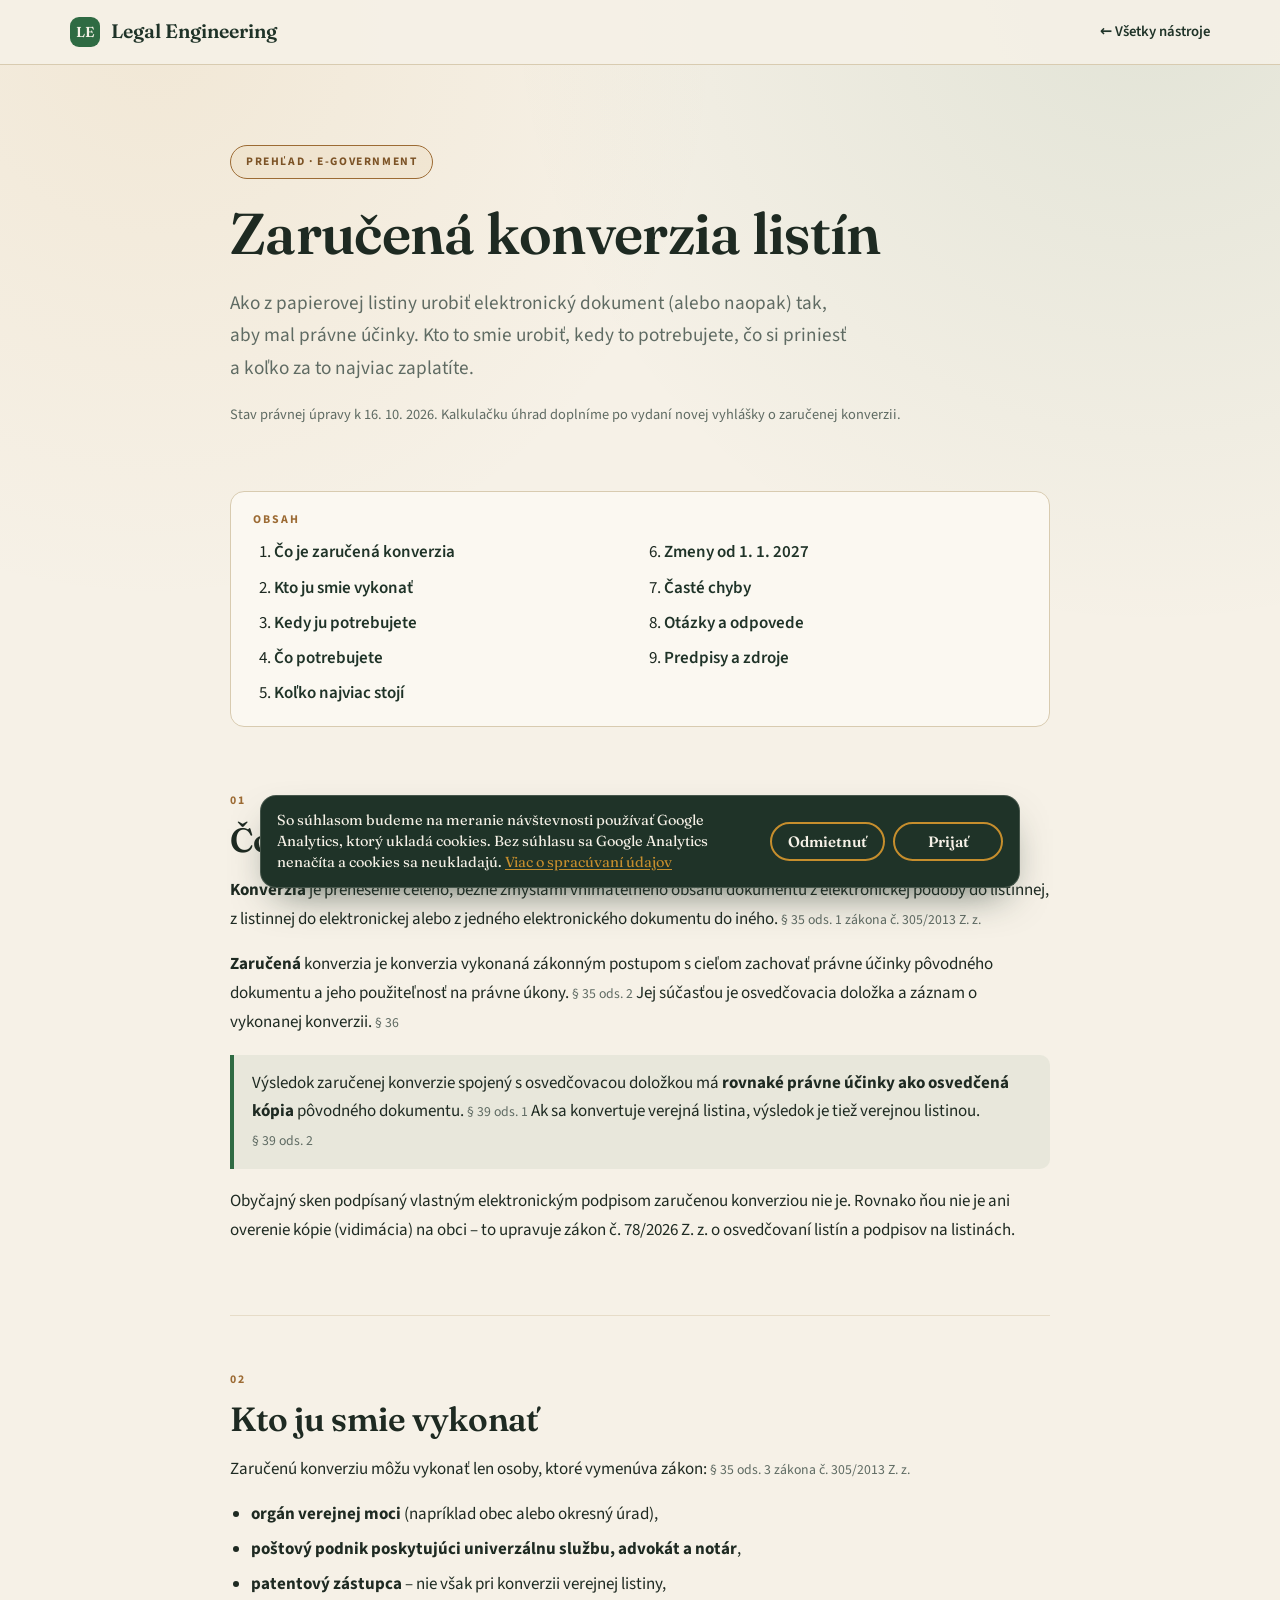
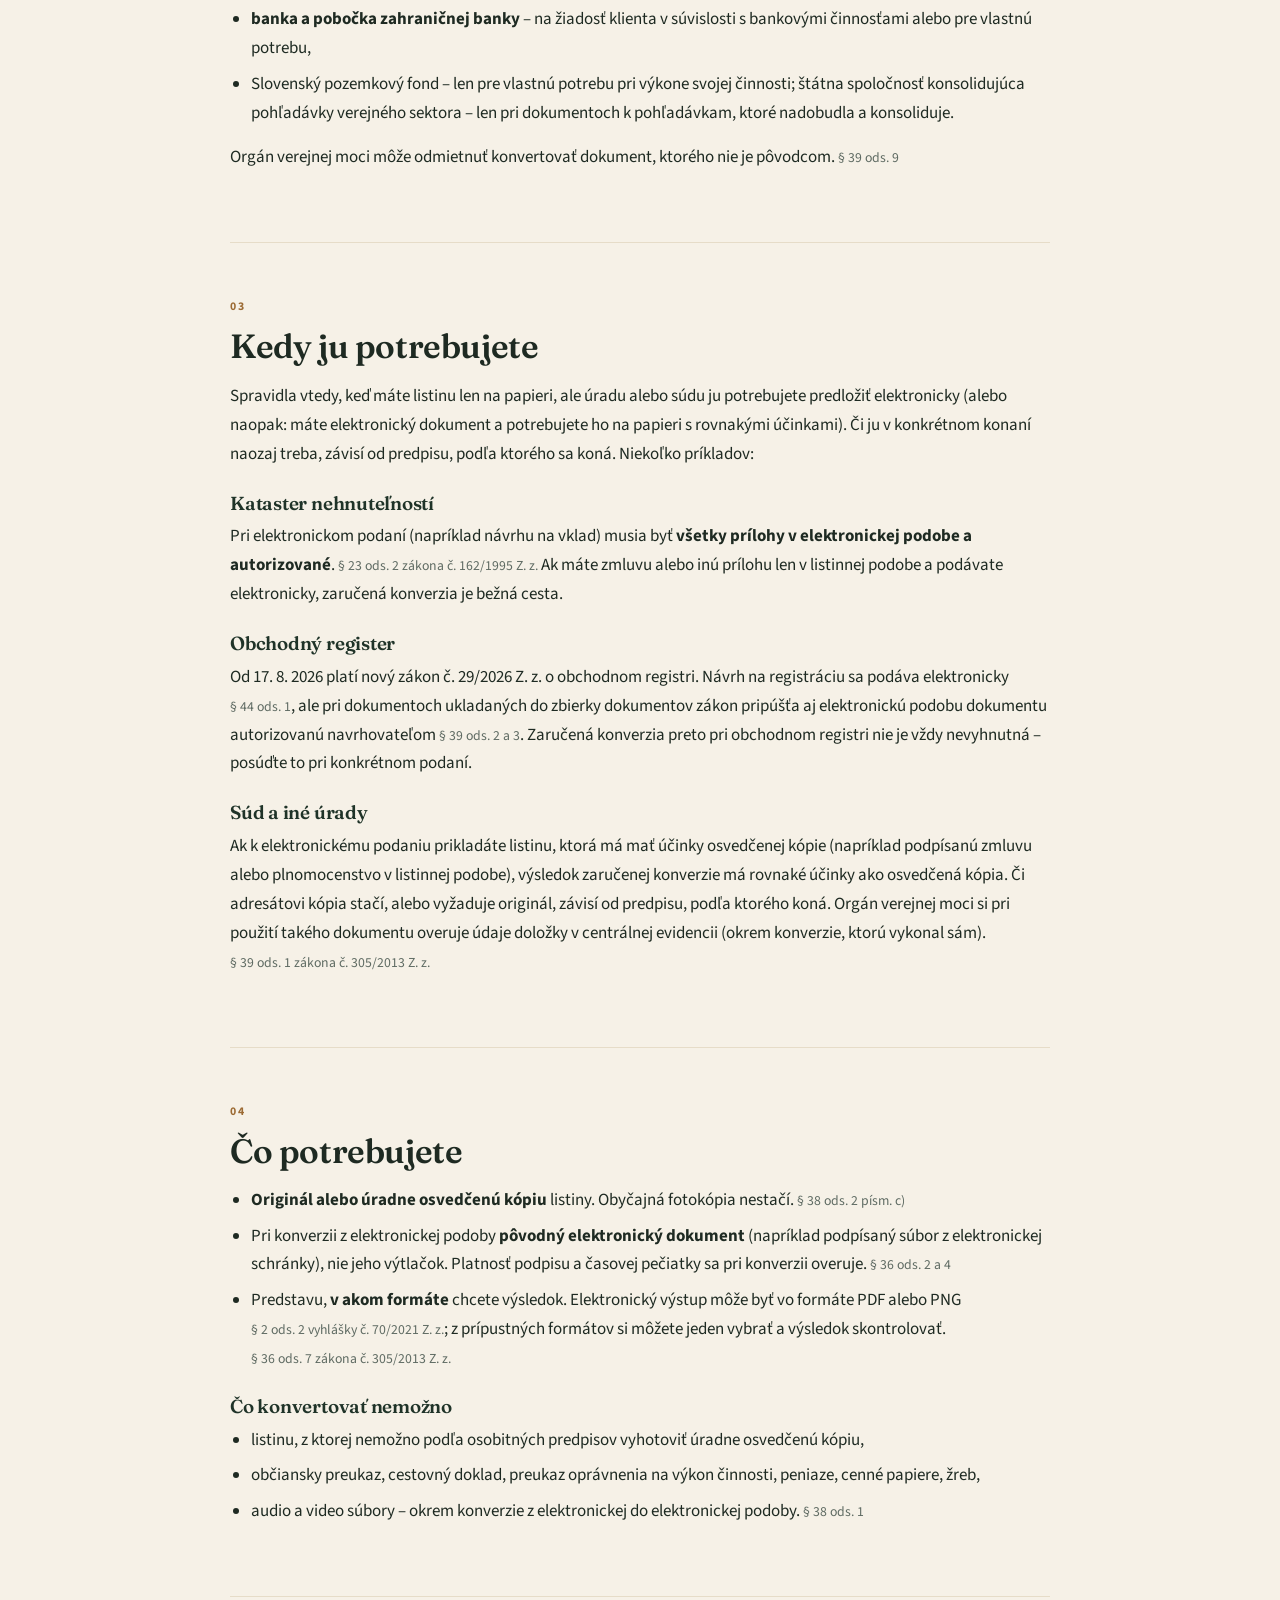
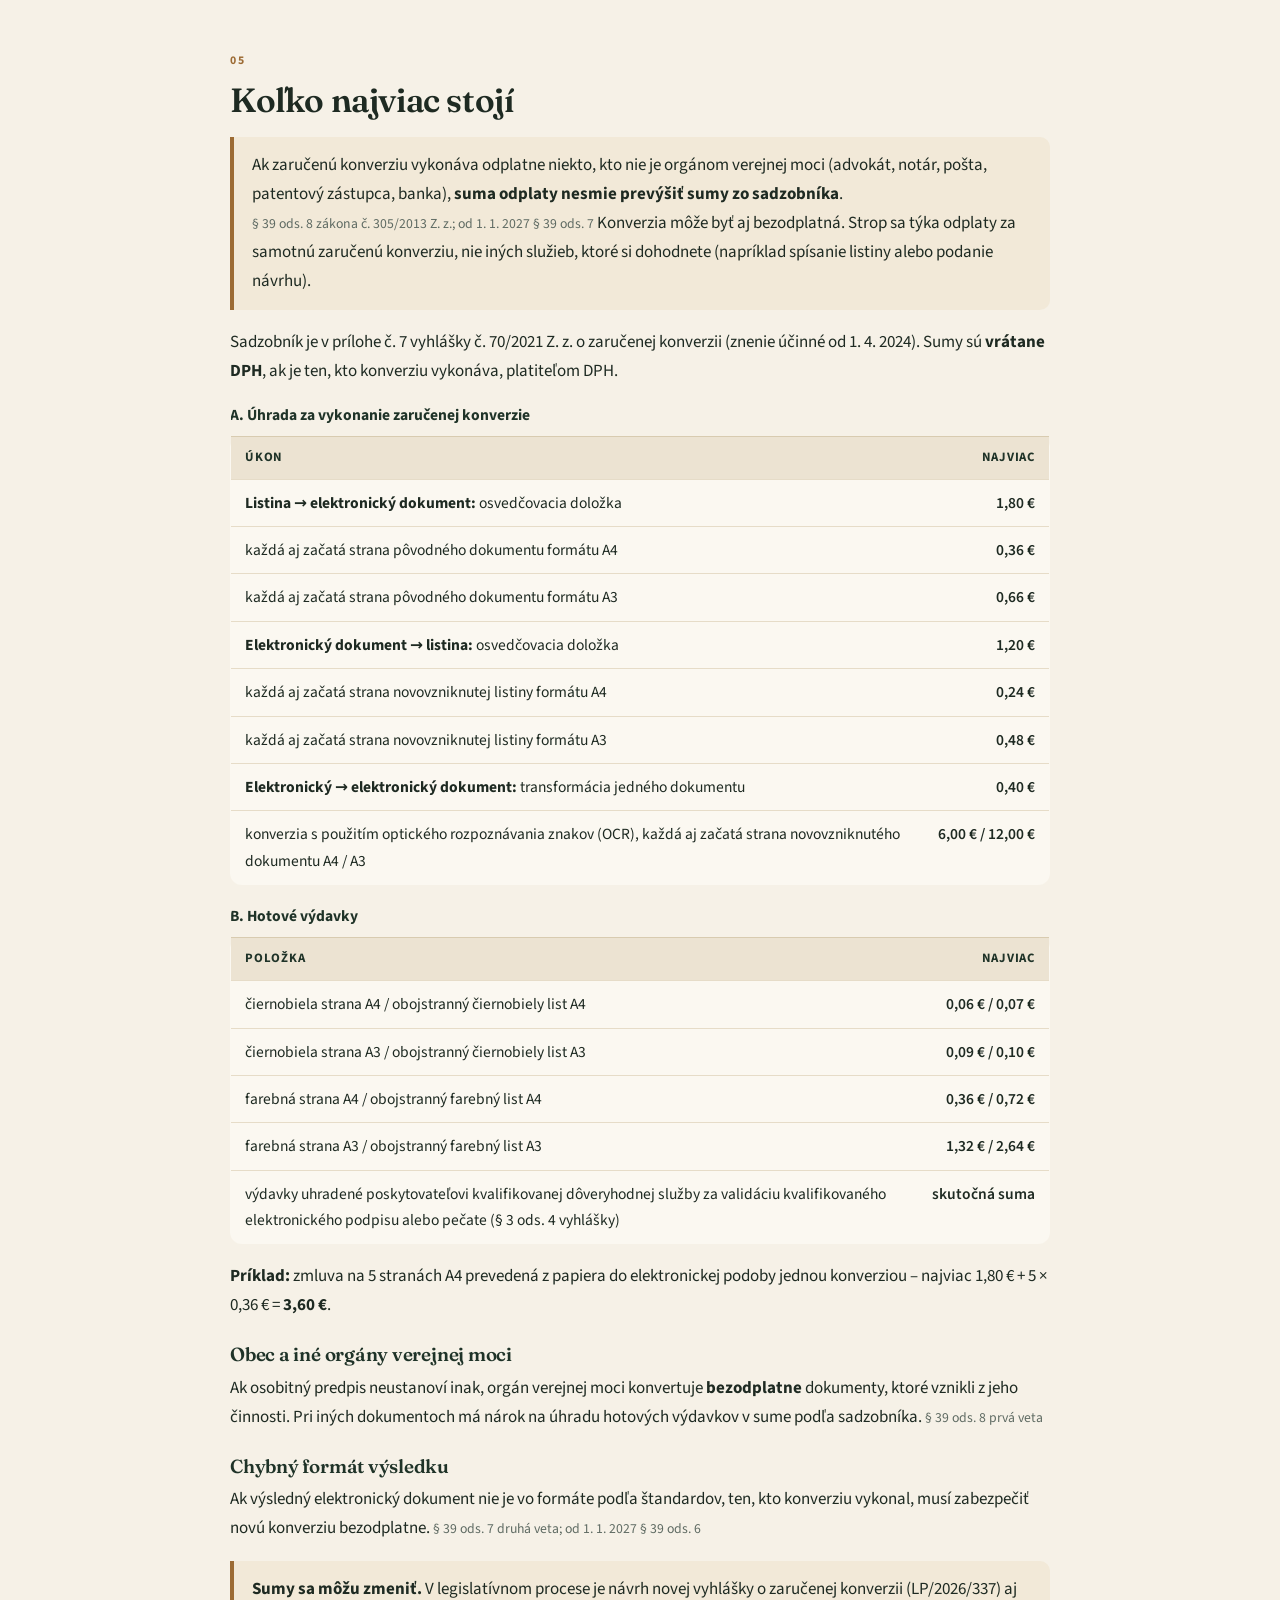
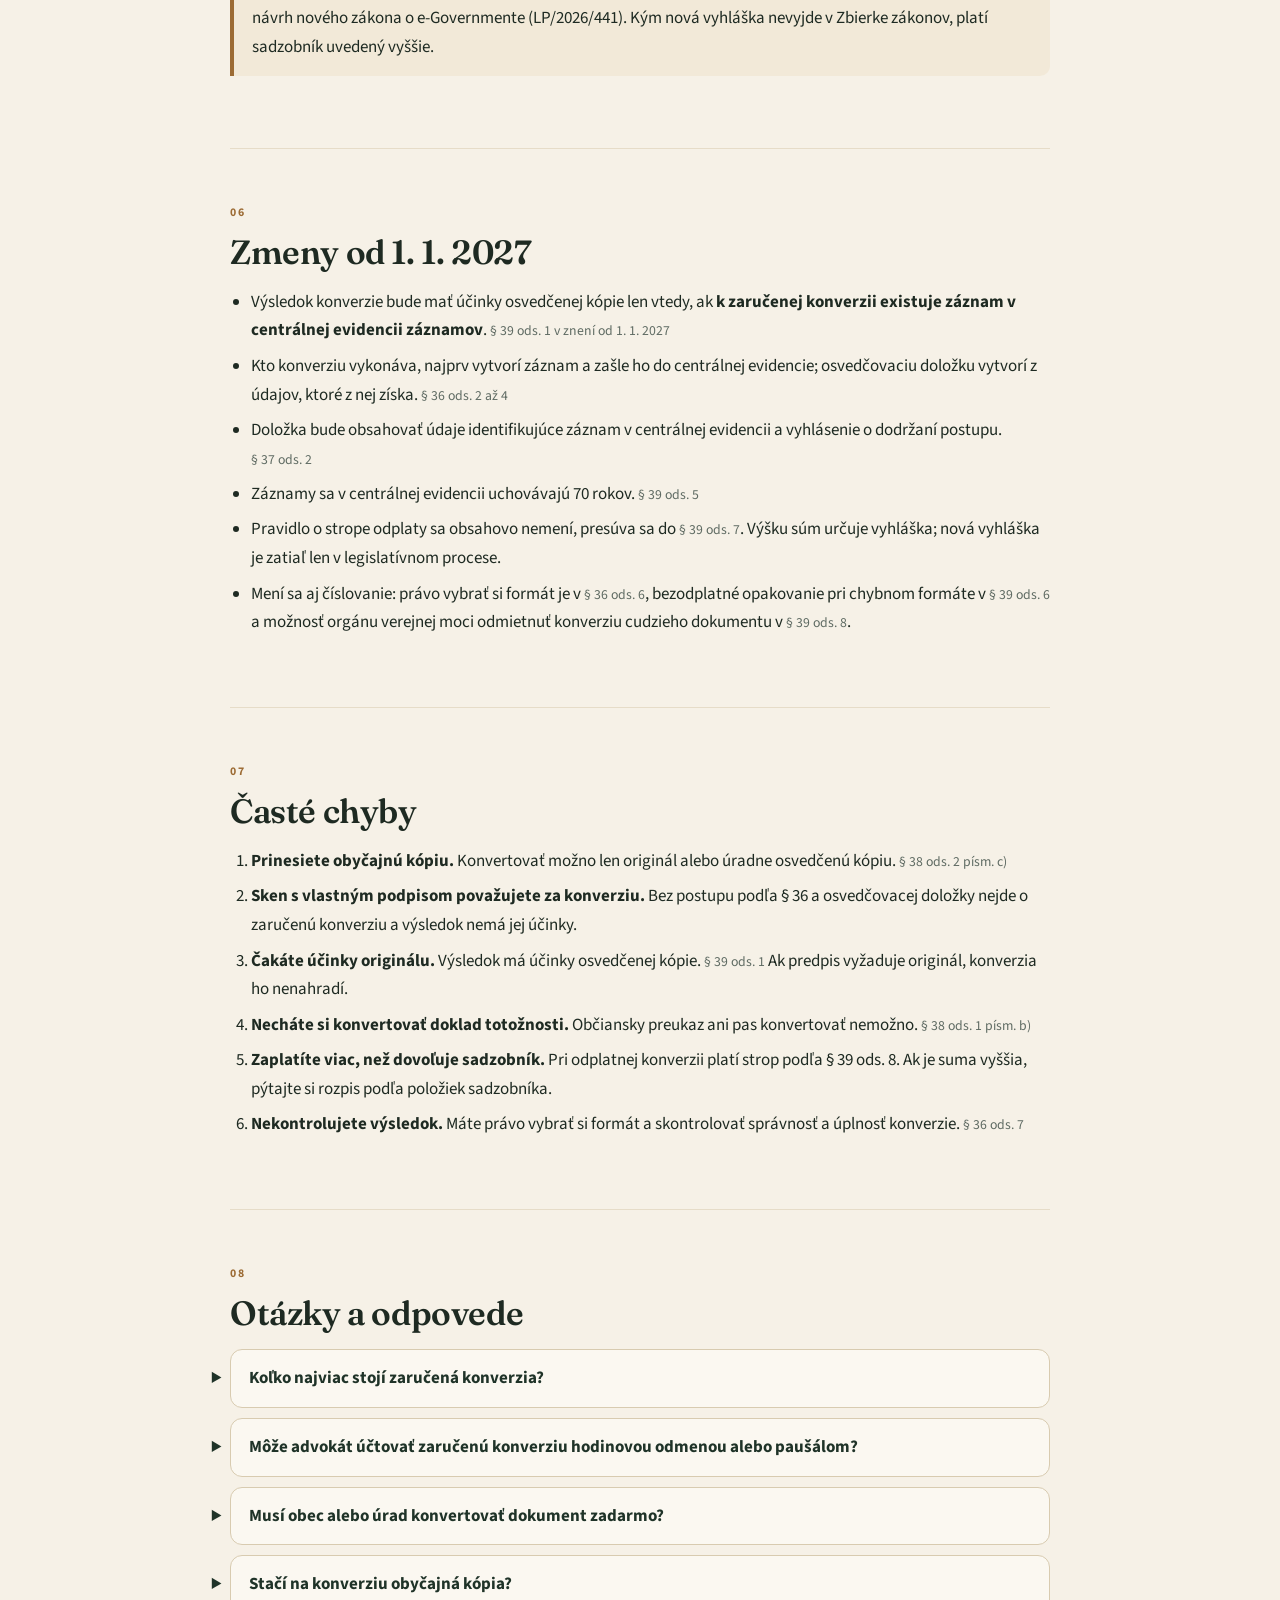
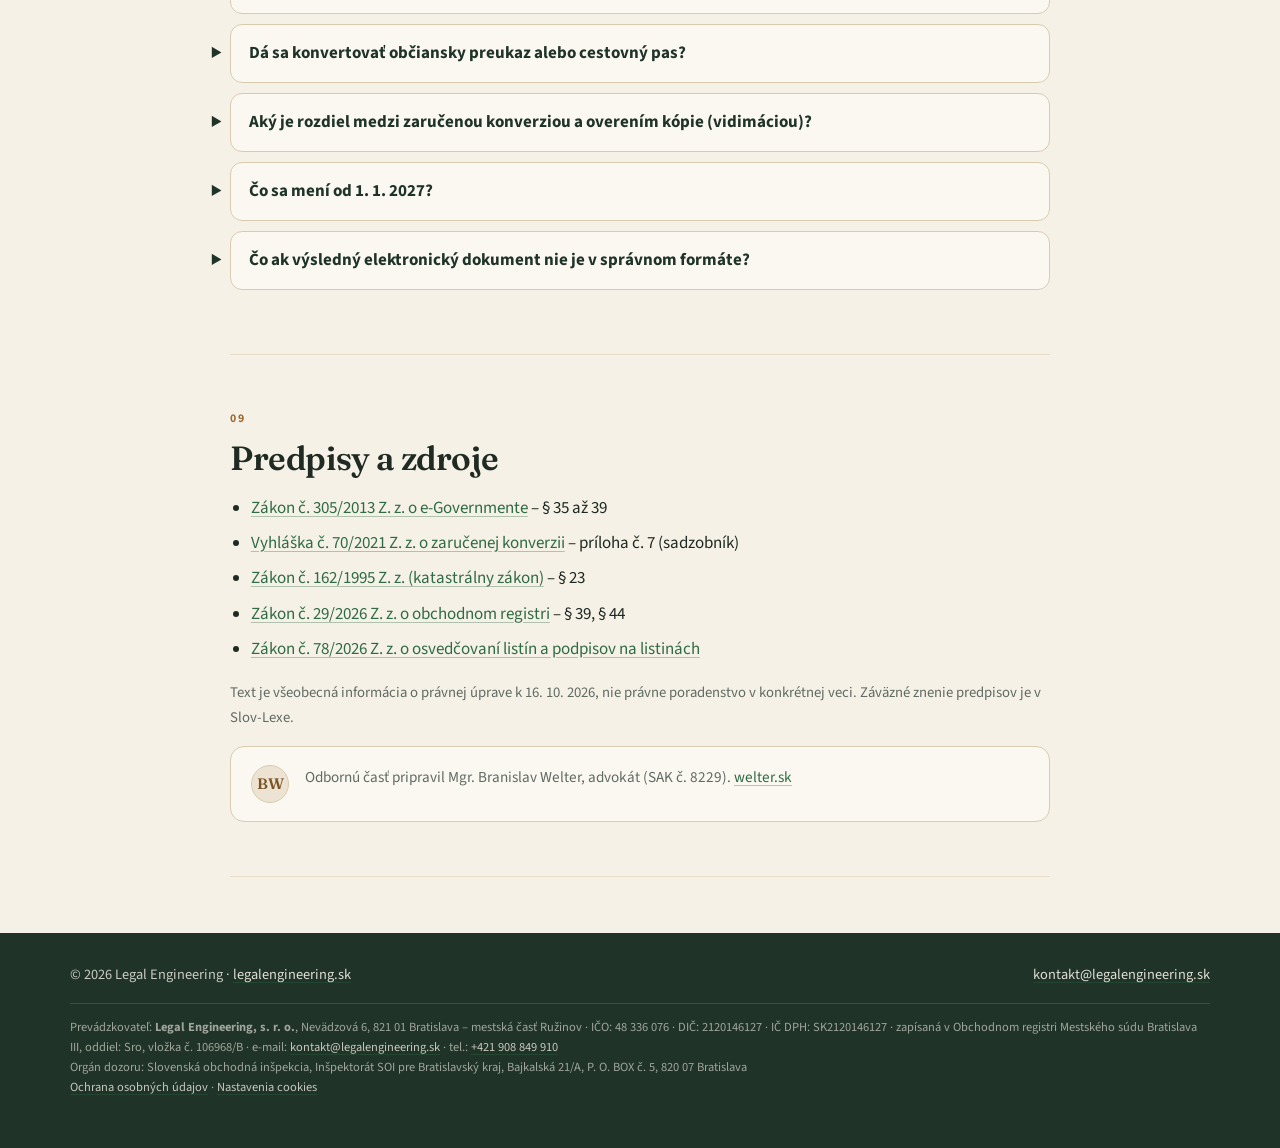
<file: konverzia/index.html>
<!doctype html>
<html lang="sk">
<head>
  <meta charset="utf-8" />
  <meta name="viewport" content="width=device-width, initial-scale=1, viewport-fit=cover" />
  <meta name="theme-color" content="#2F6B43" />
  <title>Zaručená konverzia listín – čo to je, kto ju robí a koľko najviac stojí | Legal Engineering</title>
  <meta name="description" content="Zaručená konverzia podľa zákona o e-Governmente: čo to je, kto ju smie vykonať, kedy ju potrebujete, čo si priniesť, najvyššie sumy podľa sadzobníka a zmeny od 1. 1. 2027." />
  <link rel="canonical" href="https://legalengineering.sk/konverzia/" />

  <meta property="og:type" content="article" />
  <meta property="og:locale" content="sk_SK" />
  <meta property="og:site_name" content="Legal Engineering" />
  <meta property="og:title" content="Zaručená konverzia listín – prehľad" />
  <meta property="og:description" content="Čo je zaručená konverzia, kto ju smie vykonať, kedy ju potrebujete a koľko najviac stojí podľa sadzobníka." />
  <meta property="og:url" content="https://legalengineering.sk/konverzia/" />
  <meta property="og:image" content="https://legalengineering.sk/assets/og/konverzia.jpg" />
  <meta property="og:image:width" content="1200" />
  <meta property="og:image:height" content="630" />
  <meta property="og:image:alt" content="Zaručená konverzia listín – prehľad" />
  <meta name="twitter:card" content="summary_large_image" />
  <meta name="twitter:image" content="https://legalengineering.sk/assets/og/konverzia.jpg" />

  <link rel="icon" href="data:image/svg+xml,%3Csvg xmlns='http://www.w3.org/2000/svg' viewBox='0 0 48 48'%3E%3Crect x='3' y='3' width='42' height='42' rx='11' fill='%232F6B43'/%3E%3Ctext x='24' y='32' font-family='Georgia,serif' font-size='22' font-weight='600' fill='%23F6F1E7' text-anchor='middle'%3ELE%3C/text%3E%3C/svg%3E" />

  <!-- Písma hosťované lokálne (OFL, licencie v /assets/fonts/) – žiadne požiadavky na Google Fonts -->
  <link rel="stylesheet" href="/assets/fonts/fraunces.css">
  <link rel="stylesheet" href="/assets/fonts/source-sans-3.css">

  <script type="application/ld+json">
  {
    "@context": "https://schema.org",
    "@graph": [
      {
        "@type": "WebPage",
        "@id": "https://legalengineering.sk/konverzia/#page",
        "url": "https://legalengineering.sk/konverzia/",
        "name": "Zaručená konverzia listín – prehľad",
        "inLanguage": "sk",
        "dateModified": "2026-10-16",
        "publisher": {
          "@type": "Organization",
          "name": "Legal Engineering, s. r. o.",
          "url": "https://legalengineering.sk/",
          "email": "kontakt@legalengineering.sk"
        },
        "breadcrumb": {
          "@type": "BreadcrumbList",
          "itemListElement": [
            { "@type": "ListItem", "position": 1, "name": "Legal Engineering", "item": "https://legalengineering.sk/" },
            { "@type": "ListItem", "position": 2, "name": "Zaručená konverzia", "item": "https://legalengineering.sk/konverzia/" }
          ]
        }
      },
      {
        "@type": "FAQPage",
        "@id": "https://legalengineering.sk/konverzia/#faq",
        "inLanguage": "sk",
        "mainEntity": [
          {
            "@type": "Question",
            "name": "Koľko najviac stojí zaručená konverzia?",
            "acceptedAnswer": { "@type": "Answer", "text": "Advokát, notár, pošta a ďalšie oprávnené osoby, ktoré nie sú orgánom verejnej moci, nesmú za zaručenú konverziu žiadať viac, než ustanovuje sadzobník v prílohe č. 7 vyhlášky č. 70/2021 Z. z. (§ 39 ods. 8 zákona č. 305/2013 Z. z.; od 1. 1. 2027 § 39 ods. 7). Napríklad pri konverzii listiny do elektronickej podoby je to 1,80 € za osvedčovaciu doložku a 0,36 € za každú aj začatú stranu A4 pôvodného dokumentu. Sumy sú vrátane DPH, ak je ten, kto konverziu robí, platiteľom DPH. Stav k 16. 10. 2026." }
          },
          {
            "@type": "Question",
            "name": "Môže advokát účtovať zaručenú konverziu hodinovou odmenou alebo paušálom?",
            "acceptedAnswer": { "@type": "Answer", "text": "Zákon nezakazuje konkrétny spôsob dohody, ale určuje strop: ak sa zaručená konverzia vykonáva odplatne, suma odplaty nesmie prevýšiť sumy zo sadzobníka (§ 39 ods. 8 zákona č. 305/2013 Z. z.; od 1. 1. 2027 § 39 ods. 7). Dohoda, ktorá by viedla k vyššej sume za samotnú konverziu, je s týmto pravidlom v rozpore. Konverziu možno vykonať aj bezodplatne. Strop sa týka odplaty za zaručenú konverziu, nie iných služieb, ktoré si s advokátom dohodnete (napríklad spísanie listiny alebo podanie návrhu)." }
          },
          {
            "@type": "Question",
            "name": "Musí obec alebo úrad konvertovať dokument zadarmo?",
            "acceptedAnswer": { "@type": "Answer", "text": "Ak osobitný predpis neustanoví inak, orgán verejnej moci vykoná zaručenú konverziu bezodplatne, ak ide o dokumenty, ktoré vznikli z jeho činnosti. Inak má nárok na úhradu hotových výdavkov spojených s konverziou v sume podľa sadzobníka (§ 39 ods. 8 zákona č. 305/2013 Z. z.). Dokument, ktorého nie je pôvodcom, môže orgán verejnej moci odmietnuť konvertovať (§ 39 ods. 9)." }
          },
          {
            "@type": "Question",
            "name": "Stačí na konverziu obyčajná kópia?",
            "acceptedAnswer": { "@type": "Answer", "text": "Nie. Pri konverzii z listinnej podoby možno použiť len listinu, ktorá je originálom alebo úradne osvedčenou kópiou (§ 38 ods. 2 písm. c) zákona č. 305/2013 Z. z.)." }
          },
          {
            "@type": "Question",
            "name": "Dá sa konvertovať občiansky preukaz alebo cestovný pas?",
            "acceptedAnswer": { "@type": "Answer", "text": "Nie. Konvertovať nemožno listiny, ktorých jedinečnosť nemožno konverziou nahradiť, najmä občiansky preukaz, cestovný doklad, doklad preukazujúci oprávnenie na výkon činnosti, peniaze, cenné papiere a žreb (§ 38 ods. 1 písm. b) zákona č. 305/2013 Z. z.)." }
          },
          {
            "@type": "Question",
            "name": "Aký je rozdiel medzi zaručenou konverziou a overením kópie (vidimáciou)?",
            "acceptedAnswer": { "@type": "Answer", "text": "Overenie zhody kópie s listinou (vidimáciu) na okresnom úrade alebo obci upravuje zákon č. 78/2026 Z. z. o osvedčovaní listín a podpisov na listinách; výsledkom je opäť listina. Zaručená konverzia podľa zákona č. 305/2013 Z. z. prenáša obsah dokumentu medzi papierovou a elektronickou podobou a výsledok má rovnaké právne účinky ako osvedčená kópia pôvodného dokumentu (§ 39 ods. 1)." }
          },
          {
            "@type": "Question",
            "name": "Čo sa mení od 1. 1. 2027?",
            "acceptedAnswer": { "@type": "Answer", "text": "Od 1. 1. 2027 má výsledok zaručenej konverzie účinky osvedčenej kópie len vtedy, ak je neoddeliteľne spojený s osvedčovacou doložkou a k zaručenej konverzii existuje záznam v centrálnej evidencii záznamov (§ 39 ods. 1 zákona č. 305/2013 Z. z. v znení účinnom od 1. 1. 2027). Osvedčovacia doložka sa vytvára z údajov centrálnej evidencie (§ 36). Strop odplaty sa presúva do § 39 ods. 7. Záznamy sa v centrálnej evidencii uchovávajú 70 rokov (§ 39 ods. 5)." }
          },
          {
            "@type": "Question",
            "name": "Čo ak výsledný elektronický dokument nie je v správnom formáte?",
            "acceptedAnswer": { "@type": "Answer", "text": "Ak novovzniknutý elektronický dokument nie je vo formáte podľa štandardov, ten, kto konverziu vykonal, musí zabezpečiť jej bezodplatné vykonanie v správnom formáte (§ 39 ods. 7 druhá veta zákona č. 305/2013 Z. z.; od 1. 1. 2027 § 39 ods. 6)." }
          }
        ]
      }
    ]
  }
  </script>

  <style>
    :root{
      --paper:#F6F1E7; --paper-2:#ECE3D2; --surface:#FBF8F1;
      --ink:#1E2A22; --ink-soft:#5F6B63;
      --green:#2F6B43; --green-deep:#1F3328; --green-light:#4E8A5C;
      --brass:#9C6B34; --brass-deep:#7C5326; --gold:#C28A2B;
      --line:#D8CBB0; --line-soft:#E6DCC8;
      --display:'Fraunces','Hoefler Text',Georgia,serif;
      --body:'Source Sans 3',system-ui,-apple-system,sans-serif;
      --maxw:820px;
    }
    *,*::before,*::after{ box-sizing:border-box; }
    html{ scroll-behavior:smooth; }
    body{
      margin:0; background-color:var(--paper);
      background-image:
        radial-gradient(circle at 12% 4%, rgba(194,138,43,.09), transparent 40%),
        radial-gradient(circle at 90% -2%, rgba(47,107,67,.10), transparent 44%);
      background-attachment:fixed;
      color:var(--ink); font-family:var(--body); font-size:17px; line-height:1.7;
      -webkit-font-smoothing:antialiased;
    }
    a{ color:var(--green); text-decoration:underline; text-decoration-color:rgba(47,107,67,.35); text-underline-offset:3px; }
    a:hover{ text-decoration-color:var(--green); }
    ::selection{ background:var(--green); color:var(--paper); }
    h1,h2,h3{ font-family:var(--display); font-weight:600; line-height:1.15; letter-spacing:-.012em; margin:0; color:var(--ink); }
    h1{ font-size:clamp(2.2rem, 5.4vw, 3.6rem); }
    h2{ font-size:clamp(1.5rem, 3.2vw, 2.1rem); margin-bottom:16px; }
    h3{ font-size:1.18rem; margin:24px 0 8px; color:var(--green-deep); }
    p{ margin:0 0 1rem; }
    ul,ol{ margin:0 0 1rem; padding-left:1.3rem; }
    li{ margin-bottom:.4rem; }
    .wrap{ width:min(var(--maxw), calc(100% - 44px)); margin:0 auto; }

    .nav{ border-bottom:1px solid var(--line); background:rgba(246,241,231,.9); }
    .nav-inner{ display:flex; align-items:center; justify-content:space-between; gap:16px; height:64px; width:min(1140px, calc(100% - 44px)); margin:0 auto; }
    .brand{ display:flex; align-items:center; gap:11px; font-family:var(--display); font-weight:600; font-size:1.22rem; color:var(--green-deep); text-decoration:none; }
    .brand .mark{ width:30px; height:30px; border-radius:9px; background:var(--green); color:var(--paper); display:grid; place-items:center; font-size:.9rem; }
    .nav a.back{ font-size:.92rem; font-weight:600; color:var(--green-deep); text-decoration:none; }

    .hero{ padding:clamp(44px, 7vw, 80px) 0 clamp(24px, 4vw, 40px); }
    .eyebrow{ display:inline-block; font-weight:700; letter-spacing:.14em; text-transform:uppercase; font-size:.72rem; color:var(--brass-deep);
      border:1.5px solid var(--brass); border-radius:100px; padding:6px 15px; background:rgba(194,138,43,.07); margin-bottom:22px; }
    .lead{ font-size:1.2rem; color:var(--ink-soft); margin-top:20px; max-width:62ch; }
    .stamp{ margin-top:18px; font-size:.9rem; color:var(--ink-soft); }

    .toc{ border:1px solid var(--line); border-radius:14px; background:var(--surface); padding:18px 22px; margin:8px 0 10px; }
    .toc strong{ display:block; font-size:.74rem; letter-spacing:.16em; text-transform:uppercase; color:var(--brass); margin-bottom:8px; }
    .toc ol{ margin:0; columns:2; column-gap:28px; }
    @media (max-width:640px){ .toc ol{ columns:1; } }
    .toc a{ text-decoration:none; color:var(--green-deep); font-weight:600; }

    section.block{ padding:clamp(34px, 5vw, 54px) 0; border-bottom:1px solid var(--line-soft); }
    .kicker{ display:block; font-size:.74rem; font-weight:700; letter-spacing:.18em; text-transform:uppercase; color:var(--brass); margin-bottom:10px; }
    .ref{ font-size:.86rem; color:var(--ink-soft); white-space:nowrap; }

    .callout{ border-left:4px solid var(--brass); background:rgba(194,138,43,.08); padding:14px 18px; border-radius:0 10px 10px 0; margin:18px 0; }
    .callout.green{ border-left-color:var(--green); background:rgba(47,107,67,.07); }

    table{ width:100%; border-collapse:collapse; margin:12px 0 18px; font-size:.97rem; background:var(--surface); border:1px solid var(--line); border-radius:12px; overflow:hidden; }
    caption{ text-align:left; font-weight:700; color:var(--green-deep); padding:0 0 8px; }
    th,td{ padding:10px 14px; border-bottom:1px solid var(--line-soft); text-align:left; vertical-align:top; }
    th{ background:var(--paper-2); font-size:.8rem; letter-spacing:.06em; text-transform:uppercase; color:var(--green-deep); }
    td.num{ text-align:right; white-space:nowrap; font-variant-numeric:tabular-nums; font-weight:600; }
    tr:last-child td{ border-bottom:none; }

    details{ border:1px solid var(--line); border-radius:12px; background:var(--surface); margin:10px 0; }
    summary{ cursor:pointer; padding:14px 18px; font-weight:700; color:var(--green-deep); list-style-position:outside; }
    details > div{ padding:0 18px 12px; }

    .author{ display:flex; gap:16px; align-items:flex-start; border:1px solid var(--line); border-radius:14px; background:var(--surface); padding:18px 20px; font-size:.95rem; color:var(--ink-soft); }
    .author .mark{ flex:0 0 auto; width:38px; height:38px; border-radius:50%; background:var(--paper-2); border:1px solid var(--line); display:grid; place-items:center; font-family:var(--display); color:var(--brass-deep); font-weight:600; }

    footer{ background:var(--green-deep); color:var(--paper); padding:30px 0 34px; margin-top:56px; }
    footer .wrap{ width:min(1140px, calc(100% - 44px)); }
    .foot-top{ display:flex; justify-content:space-between; gap:12px; flex-wrap:wrap; font-size:.9rem; color:rgba(246,241,231,.8); }
    .foot-top a{ color:rgba(246,241,231,.9); }
    .foot-legal{ margin-top:16px; padding-top:14px; border-top:1px solid rgba(246,241,231,.14); font-size:.78rem; line-height:1.6; color:rgba(246,241,231,.6); }
    .foot-legal a{ color:rgba(246,241,231,.78); }

    :focus-visible{ outline:2px solid var(--gold); outline-offset:3px; border-radius:4px; }
    .skip{ position:absolute; left:-999px; top:8px; background:var(--green-deep); color:var(--paper); padding:10px 14px; border-radius:8px; z-index:200; }
    .skip:focus{ left:12px; }
    @media print{ .nav, .toc, footer{ display:none; } body{ background:#fff; } details{ border:none; } }
  </style>
  <!-- Google Analytics 4 + Consent Mode v2 (prísny režim): všetko „denied“; gtag.js sa načíta až po kliknutí na „Prijať“ (/consent.js) -->
  <script>
  window.CONSENT_CFG={key:'le_consent_v1',ga:'G-J74DTLWPTE'};
  window.dataLayer=window.dataLayer||[];function gtag(){dataLayer.push(arguments);}
  gtag('consent','default',{ad_storage:'denied',ad_user_data:'denied',ad_personalization:'denied',analytics_storage:'denied',functionality_storage:'denied',personalization_storage:'denied',security_storage:'granted',wait_for_update:500});
  gtag('set','ads_data_redaction',true);
  try{if(localStorage.getItem(CONSENT_CFG.key)==='granted')gtag('consent','update',{analytics_storage:'granted'});}catch(e){}
  gtag('js',new Date());
  gtag('config','G-J74DTLWPTE',{allow_google_signals:false,allow_ad_personalization_signals:false});
  </script>
</head>

<body>
  <a class="skip" href="#obsah">Preskočiť na obsah</a>

  <header class="nav">
    <div class="nav-inner">
      <a class="brand" href="/" aria-label="Legal Engineering – hlavná stránka"><span class="mark">LE</span>Legal Engineering</a>
      <a class="back" href="/">← Všetky nástroje</a>
    </div>
  </header>

  <main id="obsah">
    <div class="wrap">
      <section class="hero">
        <span class="eyebrow">Prehľad · e-Government</span>
        <h1>Zaručená konverzia listín</h1>
        <p class="lead">
          Ako z papierovej listiny urobiť elektronický dokument (alebo naopak) tak, aby mal právne účinky.
          Kto to smie urobiť, kedy to potrebujete, čo si priniesť a koľko za to najviac zaplatíte.
        </p>
        <p class="stamp">Stav právnej úpravy k 16. 10. 2026. Kalkulačku úhrad doplníme po vydaní novej vyhlášky o zaručenej konverzii.</p>
      </section>

      <nav class="toc" aria-label="Obsah stránky">
        <strong>Obsah</strong>
        <ol>
          <li><a href="#co-je">Čo je zaručená konverzia</a></li>
          <li><a href="#kto">Kto ju smie vykonať</a></li>
          <li><a href="#kedy">Kedy ju potrebujete</a></li>
          <li><a href="#co-potrebujete">Čo potrebujete</a></li>
          <li><a href="#cena">Koľko najviac stojí</a></li>
          <li><a href="#2027">Zmeny od 1. 1. 2027</a></li>
          <li><a href="#chyby">Časté chyby</a></li>
          <li><a href="#faq">Otázky a odpovede</a></li>
          <li><a href="#zdroje">Predpisy a zdroje</a></li>
        </ol>
      </nav>

      <!-- 1 -->
      <section class="block" id="co-je">
        <span class="kicker">01</span>
        <h2>Čo je zaručená konverzia</h2>
        <p>
          <strong>Konverzia</strong> je prenesenie celého, bežne zmyslami vnímateľného obsahu dokumentu
          z elektronickej podoby do listinnej, z listinnej do elektronickej alebo z jedného elektronického
          dokumentu do iného. <span class="ref">§ 35 ods. 1 zákona č. 305/2013 Z. z.</span>
        </p>
        <p>
          <strong>Zaručená</strong> konverzia je konverzia vykonaná zákonným postupom s cieľom zachovať právne účinky
          pôvodného dokumentu a jeho použiteľnosť na právne úkony. <span class="ref">§ 35 ods. 2</span>
          Jej súčasťou je osvedčovacia doložka a záznam o vykonanej konverzii. <span class="ref">§ 36</span>
        </p>
        <div class="callout green">
          Výsledok zaručenej konverzie spojený s osvedčovacou doložkou má <strong>rovnaké právne účinky ako osvedčená kópia</strong>
          pôvodného dokumentu. <span class="ref">§ 39 ods. 1</span> Ak sa konvertuje verejná listina, výsledok je tiež verejnou listinou.
          <span class="ref">§ 39 ods. 2</span>
        </div>
        <p>
          Obyčajný sken podpísaný vlastným elektronickým podpisom zaručenou konverziou nie je. Rovnako ňou nie je ani
          overenie kópie (vidimácia) na obci – to upravuje zákon č. 78/2026 Z. z. o osvedčovaní listín a podpisov na listinách.
        </p>
      </section>

      <!-- 2 -->
      <section class="block" id="kto">
        <span class="kicker">02</span>
        <h2>Kto ju smie vykonať</h2>
        <p>Zaručenú konverziu môžu vykonať len osoby, ktoré vymenúva zákon: <span class="ref">§ 35 ods. 3 zákona č. 305/2013 Z. z.</span></p>
        <ul>
          <li><strong>orgán verejnej moci</strong> (napríklad obec alebo okresný úrad),</li>
          <li><strong>poštový podnik poskytujúci univerzálnu službu, advokát a notár</strong>,</li>
          <li><strong>patentový zástupca</strong> – nie však pri konverzii verejnej listiny,</li>
          <li><strong>banka a pobočka zahraničnej banky</strong> – na žiadosť klienta v súvislosti s bankovými činnosťami alebo pre vlastnú potrebu,</li>
          <li>Slovenský pozemkový fond – len pre vlastnú potrebu pri výkone svojej činnosti; štátna spoločnosť konsolidujúca pohľadávky verejného sektora – len pri dokumentoch k pohľadávkam, ktoré nadobudla a konsoliduje.</li>
        </ul>
        <p>Orgán verejnej moci môže odmietnuť konvertovať dokument, ktorého nie je pôvodcom. <span class="ref">§ 39 ods. 9</span></p>
      </section>

      <!-- 3 -->
      <section class="block" id="kedy">
        <span class="kicker">03</span>
        <h2>Kedy ju potrebujete</h2>
        <p>
          Spravidla vtedy, keď máte listinu len na papieri, ale úradu alebo súdu ju potrebujete predložiť elektronicky
          (alebo naopak: máte elektronický dokument a potrebujete ho na papieri s rovnakými účinkami).
          Či ju v konkrétnom konaní naozaj treba, závisí od predpisu, podľa ktorého sa koná. Niekoľko príkladov:
        </p>
        <h3>Kataster nehnuteľností</h3>
        <p>
          Pri elektronickom podaní (napríklad návrhu na vklad) musia byť <strong>všetky prílohy v elektronickej podobe a autorizované</strong>.
          <span class="ref">§ 23 ods. 2 zákona č. 162/1995 Z. z.</span>
          Ak máte zmluvu alebo inú prílohu len v listinnej podobe a podávate elektronicky, zaručená konverzia je bežná cesta.
        </p>
        <h3>Obchodný register</h3>
        <p>
          Od 17. 8. 2026 platí nový zákon č. 29/2026 Z. z. o obchodnom registri. Návrh na registráciu sa podáva elektronicky
          <span class="ref">§ 44 ods. 1</span>, ale pri dokumentoch ukladaných do zbierky dokumentov zákon pripúšťa aj elektronickú
          podobu dokumentu autorizovanú navrhovateľom <span class="ref">§ 39 ods. 2 a 3</span>.
          Zaručená konverzia preto pri obchodnom registri nie je vždy nevyhnutná – posúďte to pri konkrétnom podaní.
        </p>
        <h3>Súd a iné úrady</h3>
        <p>
          Ak k elektronickému podaniu prikladáte listinu, ktorá má mať účinky osvedčenej kópie (napríklad podpísanú zmluvu
          alebo plnomocenstvo v listinnej podobe), výsledok zaručenej konverzie má rovnaké účinky ako osvedčená kópia. Či adresátovi
          kópia stačí, alebo vyžaduje originál, závisí od predpisu, podľa ktorého koná.
          Orgán verejnej moci si pri použití takého dokumentu overuje údaje doložky v centrálnej evidencii (okrem konverzie, ktorú vykonal sám). <span class="ref">§ 39 ods. 1 zákona č. 305/2013 Z. z.</span>
        </p>
      </section>

      <!-- 4 -->
      <section class="block" id="co-potrebujete">
        <span class="kicker">04</span>
        <h2>Čo potrebujete</h2>
        <ul>
          <li><strong>Originál alebo úradne osvedčenú kópiu</strong> listiny. Obyčajná fotokópia nestačí. <span class="ref">§ 38 ods. 2 písm. c)</span></li>
          <li>Pri konverzii z elektronickej podoby <strong>pôvodný elektronický dokument</strong> (napríklad podpísaný súbor z elektronickej schránky), nie jeho výtlačok.
            Platnosť podpisu a časovej pečiatky sa pri konverzii overuje. <span class="ref">§ 36 ods. 2 a 4</span></li>
          <li>Predstavu, <strong>v akom formáte</strong> chcete výsledok. Elektronický výstup môže byť vo formáte PDF alebo PNG
            <span class="ref">§ 2 ods. 2 vyhlášky č. 70/2021 Z. z.</span>; z prípustných formátov si môžete jeden vybrať a výsledok skontrolovať.
            <span class="ref">§ 36 ods. 7 zákona č. 305/2013 Z. z.</span></li>
        </ul>
        <h3>Čo konvertovať nemožno</h3>
        <ul>
          <li>listinu, z ktorej nemožno podľa osobitných predpisov vyhotoviť úradne osvedčenú kópiu,</li>
          <li>občiansky preukaz, cestovný doklad, preukaz oprávnenia na výkon činnosti, peniaze, cenné papiere, žreb,</li>
          <li>audio a video súbory – okrem konverzie z elektronickej do elektronickej podoby. <span class="ref">§ 38 ods. 1</span></li>
        </ul>
      </section>

      <!-- 5 -->
      <section class="block" id="cena">
        <span class="kicker">05</span>
        <h2>Koľko najviac stojí</h2>
        <div class="callout">
          Ak zaručenú konverziu vykonáva odplatne niekto, kto nie je orgánom verejnej moci (advokát, notár, pošta, patentový zástupca, banka),
          <strong>suma odplaty nesmie prevýšiť sumy zo sadzobníka</strong>. <span class="ref">§ 39 ods. 8 zákona č. 305/2013 Z. z.; od 1. 1. 2027 § 39 ods. 7</span>
          Konverzia môže byť aj bezodplatná. Strop sa týka odplaty za samotnú zaručenú konverziu, nie iných služieb, ktoré si dohodnete
          (napríklad spísanie listiny alebo podanie návrhu).
        </div>
        <p>
          Sadzobník je v prílohe č. 7 vyhlášky č. 70/2021 Z. z. o zaručenej konverzii (znenie účinné od 1. 4. 2024).
          Sumy sú <strong>vrátane DPH</strong>, ak je ten, kto konverziu vykonáva, platiteľom DPH.
        </p>

        <table>
          <caption>A. Úhrada za vykonanie zaručenej konverzie</caption>
          <thead><tr><th>Úkon</th><th style="text-align:right">Najviac</th></tr></thead>
          <tbody>
            <tr><td><strong>Listina → elektronický dokument:</strong> osvedčovacia doložka</td><td class="num">1,80 €</td></tr>
            <tr><td>každá aj začatá strana pôvodného dokumentu formátu A4</td><td class="num">0,36 €</td></tr>
            <tr><td>každá aj začatá strana pôvodného dokumentu formátu A3</td><td class="num">0,66 €</td></tr>
            <tr><td><strong>Elektronický dokument → listina:</strong> osvedčovacia doložka</td><td class="num">1,20 €</td></tr>
            <tr><td>každá aj začatá strana novovzniknutej listiny formátu A4</td><td class="num">0,24 €</td></tr>
            <tr><td>každá aj začatá strana novovzniknutej listiny formátu A3</td><td class="num">0,48 €</td></tr>
            <tr><td><strong>Elektronický → elektronický dokument:</strong> transformácia jedného dokumentu</td><td class="num">0,40 €</td></tr>
            <tr><td>konverzia s použitím optického rozpoznávania znakov (OCR), každá aj začatá strana novovzniknutého dokumentu A4 / A3</td><td class="num">6,00 € / 12,00 €</td></tr>
          </tbody>
        </table>

        <table>
          <caption>B. Hotové výdavky</caption>
          <thead><tr><th>Položka</th><th style="text-align:right">Najviac</th></tr></thead>
          <tbody>
            <tr><td>čiernobiela strana A4 / obojstranný čiernobiely list A4</td><td class="num">0,06 € / 0,07 €</td></tr>
            <tr><td>čiernobiela strana A3 / obojstranný čiernobiely list A3</td><td class="num">0,09 € / 0,10 €</td></tr>
            <tr><td>farebná strana A4 / obojstranný farebný list A4</td><td class="num">0,36 € / 0,72 €</td></tr>
            <tr><td>farebná strana A3 / obojstranný farebný list A3</td><td class="num">1,32 € / 2,64 €</td></tr>
            <tr><td>výdavky uhradené poskytovateľovi kvalifikovanej dôveryhodnej služby za validáciu kvalifikovaného elektronického podpisu alebo pečate (§ 3 ods. 4 vyhlášky)</td><td class="num">skutočná suma</td></tr>
          </tbody>
        </table>

        <p><strong>Príklad:</strong> zmluva na 5 stranách A4 prevedená z papiera do elektronickej podoby jednou konverziou – najviac 1,80 € + 5 × 0,36 € = <strong>3,60 €</strong>.</p>

        <h3>Obec a iné orgány verejnej moci</h3>
        <p>
          Ak osobitný predpis neustanoví inak, orgán verejnej moci konvertuje <strong>bezodplatne</strong> dokumenty, ktoré vznikli z jeho činnosti.
          Pri iných dokumentoch má nárok na úhradu hotových výdavkov v sume podľa sadzobníka. <span class="ref">§ 39 ods. 8 prvá veta</span>
        </p>
        <h3>Chybný formát výsledku</h3>
        <p>
          Ak výsledný elektronický dokument nie je vo formáte podľa štandardov, ten, kto konverziu vykonal, musí zabezpečiť novú konverziu
          bezodplatne. <span class="ref">§ 39 ods. 7 druhá veta; od 1. 1. 2027 § 39 ods. 6</span>
        </p>
        <div class="callout">
          <strong>Sumy sa môžu zmeniť.</strong> V legislatívnom procese je návrh novej vyhlášky o zaručenej konverzii (LP/2026/337)
          aj návrh nového zákona o e-Governmente (LP/2026/441). Kým nová vyhláška nevyjde v Zbierke zákonov, platí sadzobník uvedený vyššie.
        </div>
      </section>

      <!-- 6 -->
      <section class="block" id="2027">
        <span class="kicker">06</span>
        <h2>Zmeny od 1. 1. 2027</h2>
        <ul>
          <li>Výsledok konverzie bude mať účinky osvedčenej kópie len vtedy, ak <strong>k zaručenej konverzii existuje záznam v centrálnej evidencii záznamov</strong>.
            <span class="ref">§ 39 ods. 1 v znení od 1. 1. 2027</span></li>
          <li>Kto konverziu vykonáva, najprv vytvorí záznam a zašle ho do centrálnej evidencie; osvedčovaciu doložku vytvorí z údajov, ktoré z nej získa. <span class="ref">§ 36 ods. 2 až 4</span></li>
          <li>Doložka bude obsahovať údaje identifikujúce záznam v centrálnej evidencii a vyhlásenie o dodržaní postupu. <span class="ref">§ 37 ods. 2</span></li>
          <li>Záznamy sa v centrálnej evidencii uchovávajú 70 rokov. <span class="ref">§ 39 ods. 5</span></li>
          <li>Pravidlo o strope odplaty sa obsahovo nemení, presúva sa do <span class="ref">§ 39 ods. 7</span>. Výšku súm určuje vyhláška; nová vyhláška je zatiaľ len v legislatívnom procese.</li>
          <li>Mení sa aj číslovanie: právo vybrať si formát je v <span class="ref">§ 36 ods. 6</span>, bezodplatné opakovanie pri chybnom formáte v <span class="ref">§ 39 ods. 6</span> a možnosť orgánu verejnej moci odmietnuť konverziu cudzieho dokumentu v <span class="ref">§ 39 ods. 8</span>.</li>
        </ul>
      </section>

      <!-- 7 -->
      <section class="block" id="chyby">
        <span class="kicker">07</span>
        <h2>Časté chyby</h2>
        <ol>
          <li><strong>Prinesiete obyčajnú kópiu.</strong> Konvertovať možno len originál alebo úradne osvedčenú kópiu. <span class="ref">§ 38 ods. 2 písm. c)</span></li>
          <li><strong>Sken s vlastným podpisom považujete za konverziu.</strong> Bez postupu podľa § 36 a osvedčovacej doložky nejde o zaručenú konverziu a výsledok nemá jej účinky.</li>
          <li><strong>Čakáte účinky originálu.</strong> Výsledok má účinky osvedčenej kópie. <span class="ref">§ 39 ods. 1</span> Ak predpis vyžaduje originál, konverzia ho nenahradí.</li>
          <li><strong>Necháte si konvertovať doklad totožnosti.</strong> Občiansky preukaz ani pas konvertovať nemožno. <span class="ref">§ 38 ods. 1 písm. b)</span></li>
          <li><strong>Zaplatíte viac, než dovoľuje sadzobník.</strong> Pri odplatnej konverzii platí strop podľa § 39 ods. 8. Ak je suma vyššia, pýtajte si rozpis podľa položiek sadzobníka.</li>
          <li><strong>Nekontrolujete výsledok.</strong> Máte právo vybrať si formát a skontrolovať správnosť a úplnosť konverzie. <span class="ref">§ 36 ods. 7</span></li>
        </ol>
      </section>

      <!-- 8 -->
      <section class="block" id="faq">
        <span class="kicker">08</span>
        <h2>Otázky a odpovede</h2>

        <details><summary>Koľko najviac stojí zaručená konverzia?</summary><div><p>
          Advokát, notár, pošta a ďalšie oprávnené osoby, ktoré nie sú orgánom verejnej moci, nesmú za zaručenú konverziu žiadať viac,
          než ustanovuje sadzobník v prílohe č. 7 vyhlášky č. 70/2021 Z. z. (§ 39 ods. 8 zákona č. 305/2013 Z. z.; od 1. 1. 2027 § 39 ods. 7).
          Napríklad pri konverzii listiny do elektronickej podoby je to 1,80 € za osvedčovaciu doložku a 0,36 € za každú aj začatú stranu A4
          pôvodného dokumentu. Sumy sú vrátane DPH, ak je ten, kto konverziu robí, platiteľom DPH. Stav k 16. 10. 2026.
        </p></div></details>

        <details><summary>Môže advokát účtovať zaručenú konverziu hodinovou odmenou alebo paušálom?</summary><div><p>
          Zákon nezakazuje konkrétny spôsob dohody, ale určuje strop: ak sa zaručená konverzia vykonáva odplatne, suma odplaty nesmie
          prevýšiť sumy zo sadzobníka (§ 39 ods. 8 zákona č. 305/2013 Z. z.; od 1. 1. 2027 § 39 ods. 7). Dohoda, ktorá by viedla k vyššej sume
          za samotnú konverziu, je s týmto pravidlom v rozpore. Konverziu možno vykonať aj bezodplatne. Strop sa týka odplaty za zaručenú
          konverziu, nie iných služieb, ktoré si s advokátom dohodnete (napríklad spísanie listiny alebo podanie návrhu).
        </p></div></details>

        <details><summary>Musí obec alebo úrad konvertovať dokument zadarmo?</summary><div><p>
          Ak osobitný predpis neustanoví inak, orgán verejnej moci vykoná zaručenú konverziu bezodplatne, ak ide o dokumenty, ktoré vznikli
          z jeho činnosti. Inak má nárok na úhradu hotových výdavkov spojených s konverziou v sume podľa sadzobníka (§ 39 ods. 8 zákona
          č. 305/2013 Z. z.). Dokument, ktorého nie je pôvodcom, môže orgán verejnej moci odmietnuť konvertovať (§ 39 ods. 9).
        </p></div></details>

        <details><summary>Stačí na konverziu obyčajná kópia?</summary><div><p>
          Nie. Pri konverzii z listinnej podoby možno použiť len listinu, ktorá je originálom alebo úradne osvedčenou kópiou
          (§ 38 ods. 2 písm. c) zákona č. 305/2013 Z. z.).
        </p></div></details>

        <details><summary>Dá sa konvertovať občiansky preukaz alebo cestovný pas?</summary><div><p>
          Nie. Konvertovať nemožno listiny, ktorých jedinečnosť nemožno konverziou nahradiť, najmä občiansky preukaz, cestovný doklad,
          doklad preukazujúci oprávnenie na výkon činnosti, peniaze, cenné papiere a žreb (§ 38 ods. 1 písm. b) zákona č. 305/2013 Z. z.).
        </p></div></details>

        <details><summary>Aký je rozdiel medzi zaručenou konverziou a overením kópie (vidimáciou)?</summary><div><p>
          Overenie zhody kópie s listinou (vidimáciu) na okresnom úrade alebo obci upravuje zákon č. 78/2026 Z. z. o osvedčovaní listín
          a podpisov na listinách; výsledkom je opäť listina. Zaručená konverzia podľa zákona č. 305/2013 Z. z. prenáša obsah dokumentu
          medzi papierovou a elektronickou podobou a výsledok má rovnaké právne účinky ako osvedčená kópia pôvodného dokumentu (§ 39 ods. 1).
        </p></div></details>

        <details><summary>Čo sa mení od 1. 1. 2027?</summary><div><p>
          Od 1. 1. 2027 má výsledok zaručenej konverzie účinky osvedčenej kópie len vtedy, ak je neoddeliteľne spojený s osvedčovacou
          doložkou a k zaručenej konverzii existuje záznam v centrálnej evidencii záznamov (§ 39 ods. 1 zákona č. 305/2013 Z. z. v znení
          účinnom od 1. 1. 2027). Osvedčovacia doložka sa vytvára z údajov centrálnej evidencie (§ 36). Strop odplaty sa presúva do
          § 39 ods. 7. Záznamy sa v centrálnej evidencii uchovávajú 70 rokov (§ 39 ods. 5).
        </p></div></details>

        <details><summary>Čo ak výsledný elektronický dokument nie je v správnom formáte?</summary><div><p>
          Ak novovzniknutý elektronický dokument nie je vo formáte podľa štandardov, ten, kto konverziu vykonal, musí zabezpečiť jej
          bezodplatné vykonanie v správnom formáte (§ 39 ods. 7 druhá veta zákona č. 305/2013 Z. z.; od 1. 1. 2027 § 39 ods. 6).
        </p></div></details>
      </section>

      <!-- 9 -->
      <section class="block" id="zdroje">
        <span class="kicker">09</span>
        <h2>Predpisy a zdroje</h2>
        <ul>
          <li><a href="https://www.slov-lex.sk/ezbierky/pravne-predpisy/SK/ZZ/2013/305/" target="_blank" rel="noopener">Zákon č. 305/2013 Z. z. o e-Governmente</a> – § 35 až 39</li>
          <li><a href="https://www.slov-lex.sk/ezbierky/pravne-predpisy/SK/ZZ/2021/70/" target="_blank" rel="noopener">Vyhláška č. 70/2021 Z. z. o zaručenej konverzii</a> – príloha č. 7 (sadzobník)</li>
          <li><a href="https://www.slov-lex.sk/ezbierky/pravne-predpisy/SK/ZZ/1995/162/" target="_blank" rel="noopener">Zákon č. 162/1995 Z. z. (katastrálny zákon)</a> – § 23</li>
          <li><a href="https://www.slov-lex.sk/ezbierky/pravne-predpisy/SK/ZZ/2026/29/" target="_blank" rel="noopener">Zákon č. 29/2026 Z. z. o obchodnom registri</a> – § 39, § 44</li>
          <li><a href="https://www.slov-lex.sk/ezbierky/pravne-predpisy/SK/ZZ/2026/78/" target="_blank" rel="noopener">Zákon č. 78/2026 Z. z. o osvedčovaní listín a podpisov na listinách</a></li>
        </ul>
        <p style="font-size:.92rem;color:var(--ink-soft)">
          Text je všeobecná informácia o právnej úprave k 16. 10. 2026, nie právne poradenstvo v konkrétnej veci.
          Záväzné znenie predpisov je v Slov-Lexe.
        </p>

        <div class="author">
          <span class="mark" aria-hidden="true">BW</span>
          <div>
            Odbornú časť pripravil Mgr. Branislav Welter, advokát (SAK č. 8229).
            <a href="https://www.welter.sk/?utm_source=legalengineering.sk&amp;utm_medium=referral&amp;utm_campaign=konverzia" target="_blank" rel="noopener">welter.sk</a>
          </div>
        </div>
      </section>
    </div>
  </main>

  <footer>
    <div class="wrap">
      <div class="foot-top">
        <span>© 2026 Legal Engineering · <a href="/">legalengineering.sk</a></span>
        <span><a href="mailto:kontakt@legalengineering.sk">kontakt@legalengineering.sk</a></span>
      </div>
      <p class="foot-legal">
        Prevádzkovateľ: <strong>Legal Engineering, s.&nbsp;r.&nbsp;o.</strong>, Nevädzová 6, 821 01 Bratislava – mestská časť Ružinov ·
        IČO: 48 336 076 · DIČ: 2120146127 · IČ DPH: SK2120146127 ·
        zapísaná v Obchodnom registri Mestského súdu Bratislava III, oddiel: Sro, vložka č. 106968/B ·
        e-mail: <a href="mailto:kontakt@legalengineering.sk">kontakt@legalengineering.sk</a> ·
        tel.: <a href="tel:+421908849910">+421 908 849 910</a><br>
        Orgán dozoru: Slovenská obchodná inšpekcia, Inšpektorát SOI pre Bratislavský kraj, Bajkalská 21/A, P.&nbsp;O.&nbsp;BOX č.&nbsp;5, 820 07 Bratislava<br>
        <a href="/ochrana-osobnych-udajov/">Ochrana osobných údajov</a> · <a href="/ochrana-osobnych-udajov/#cookies" data-consent-open>Nastavenia cookies</a>
      </p>
    </div>
  </footer>
  <div id="consentBar" class="cb" role="region" aria-label="Súhlas s analytickými cookies" hidden>
    <p>So súhlasom budeme na meranie návštevnosti používať Google Analytics, ktorý ukladá cookies. Bez súhlasu sa Google Analytics nenačíta a cookies sa neukladajú. <a href="/ochrana-osobnych-udajov/#cookies">Viac o spracúvaní údajov</a></p>
    <div class="cb-btns"><button type="button" data-c="denied">Odmietnuť</button><button type="button" data-c="granted">Prijať</button></div>
  </div>
  <script src="/consent.js"></script>
</body>
</html>
</file>
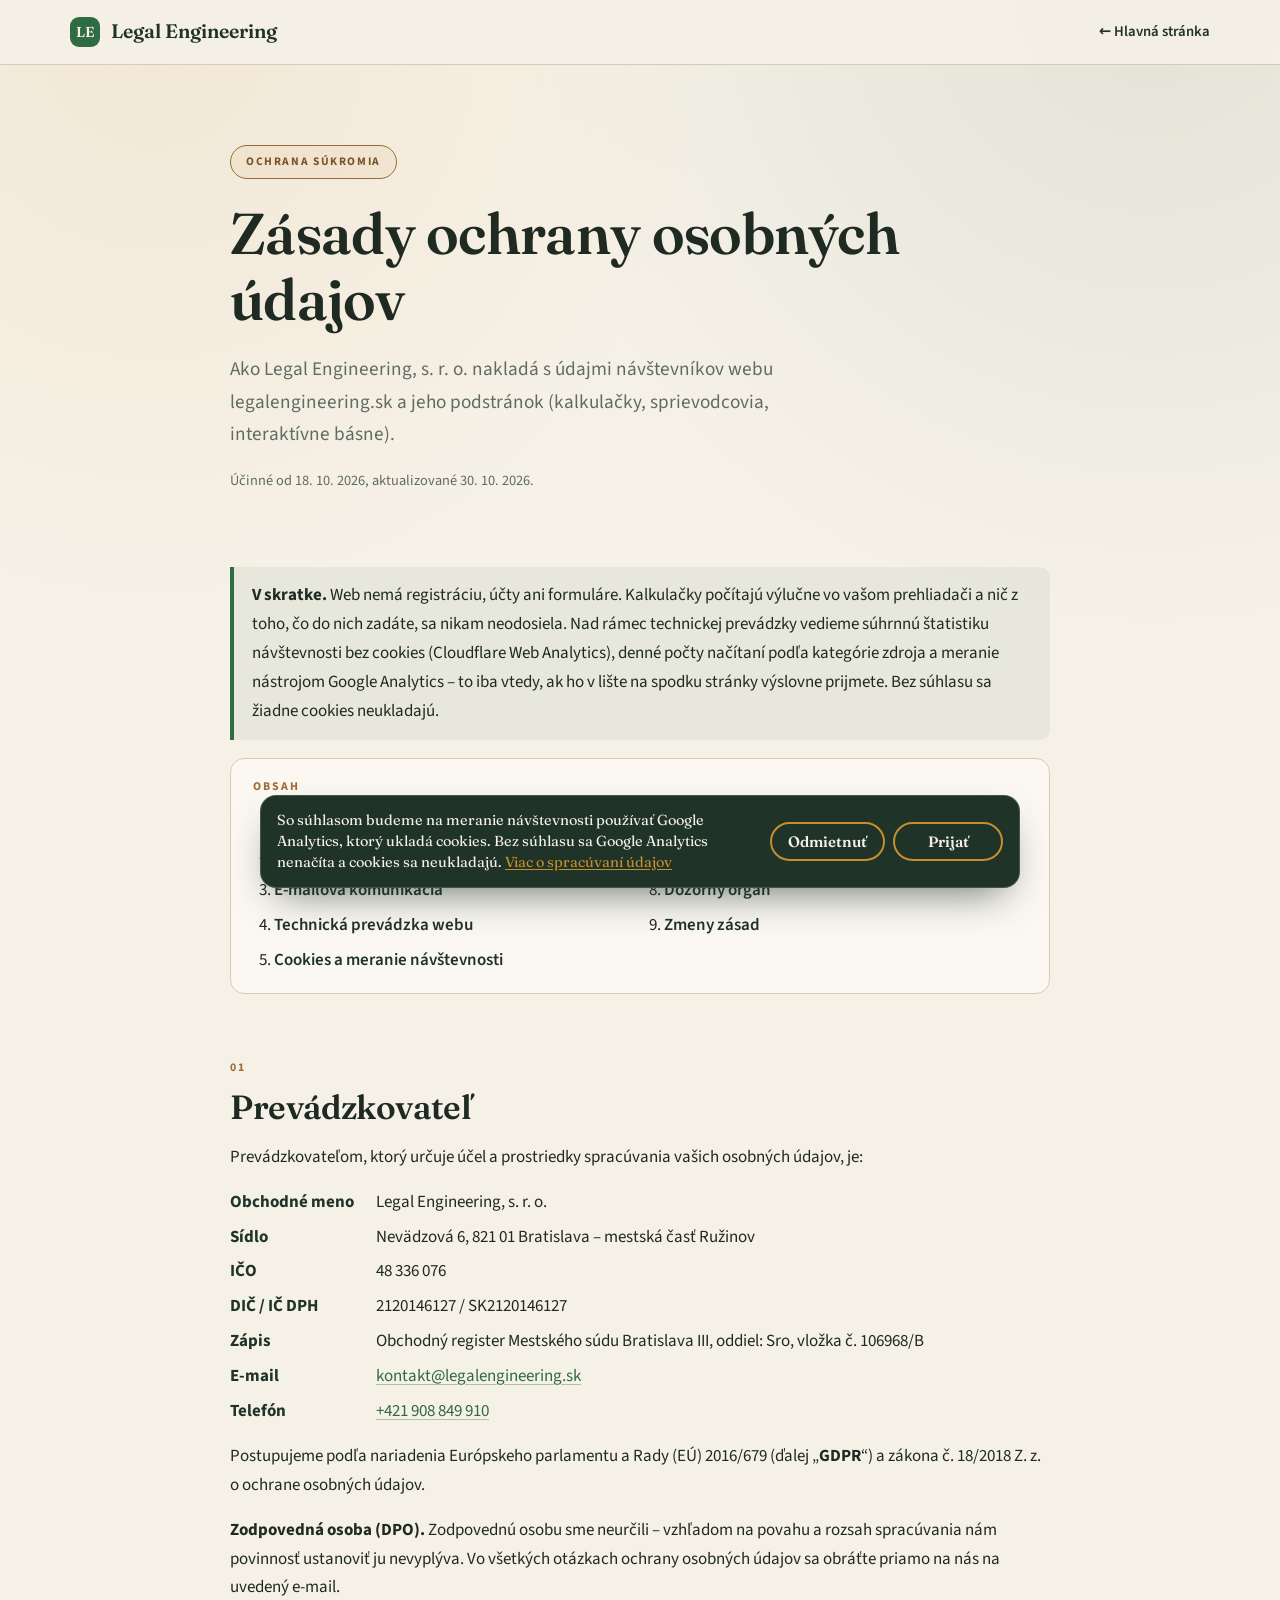
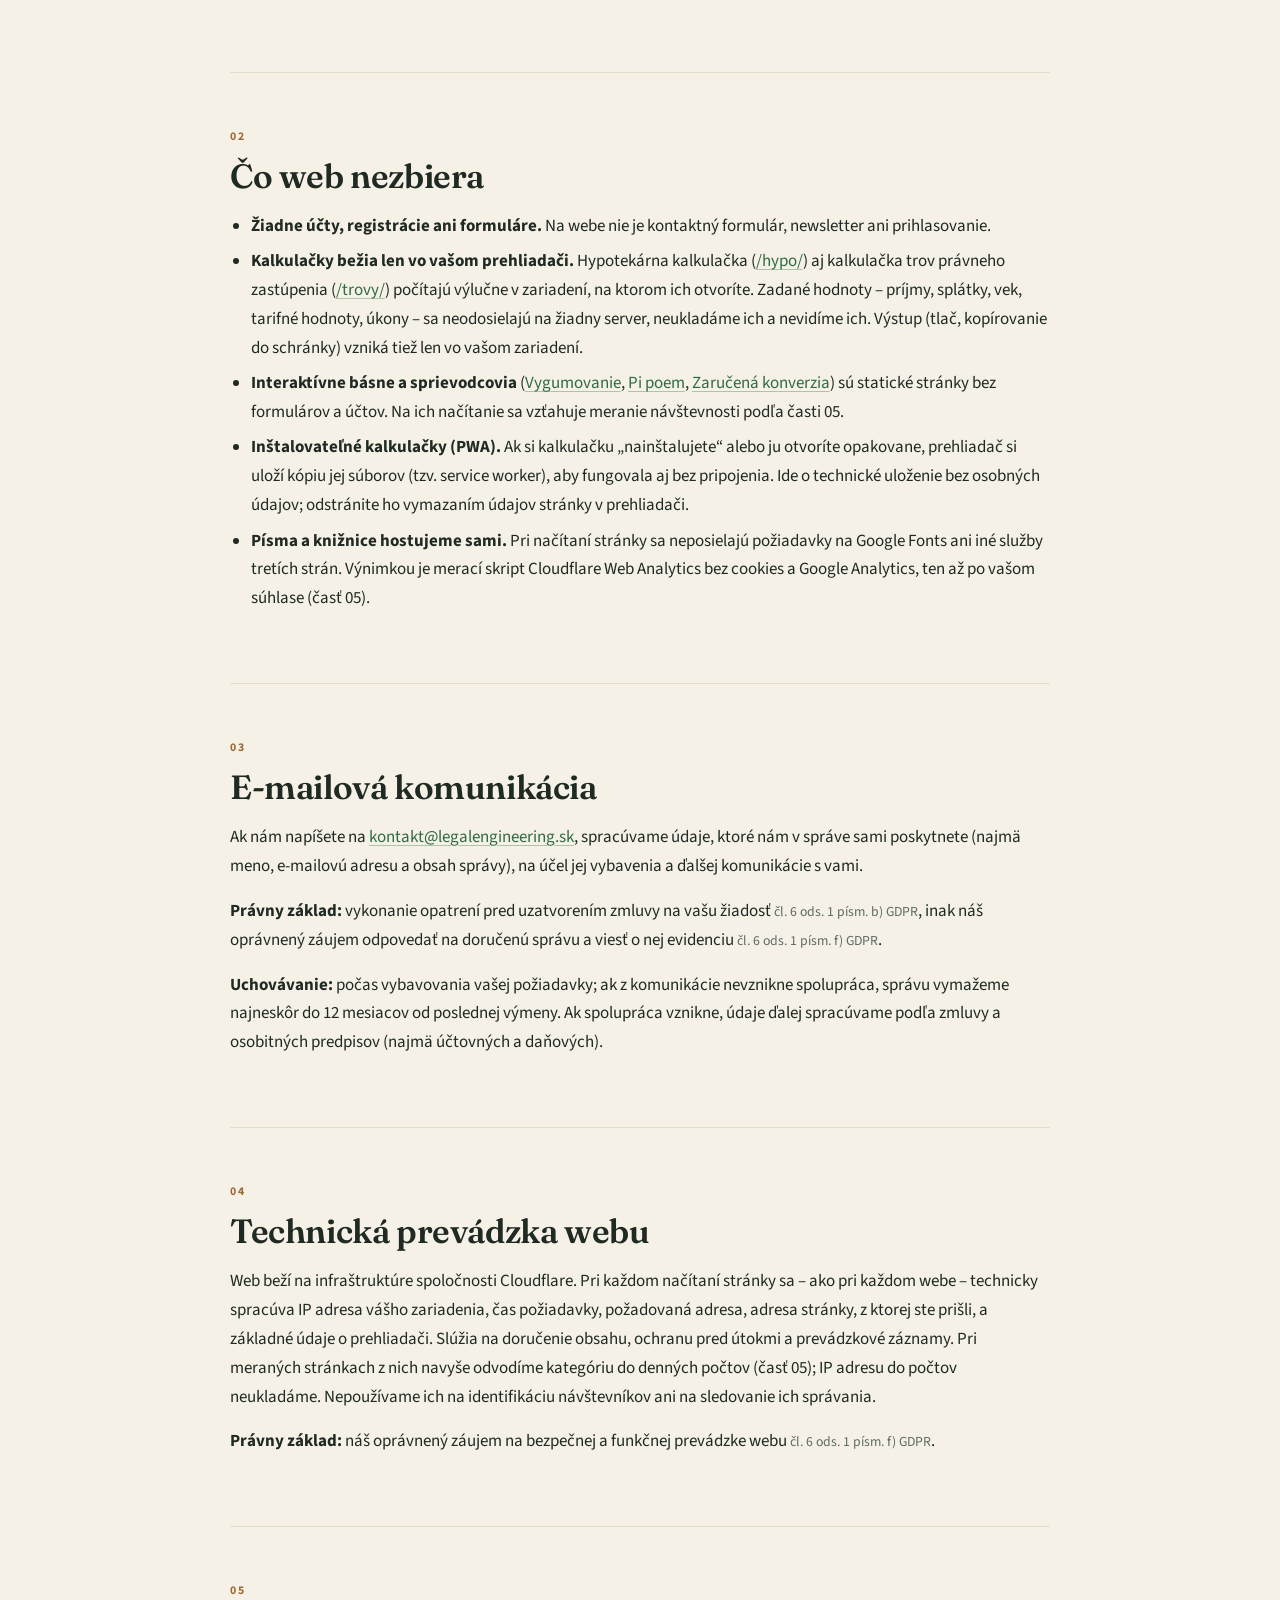
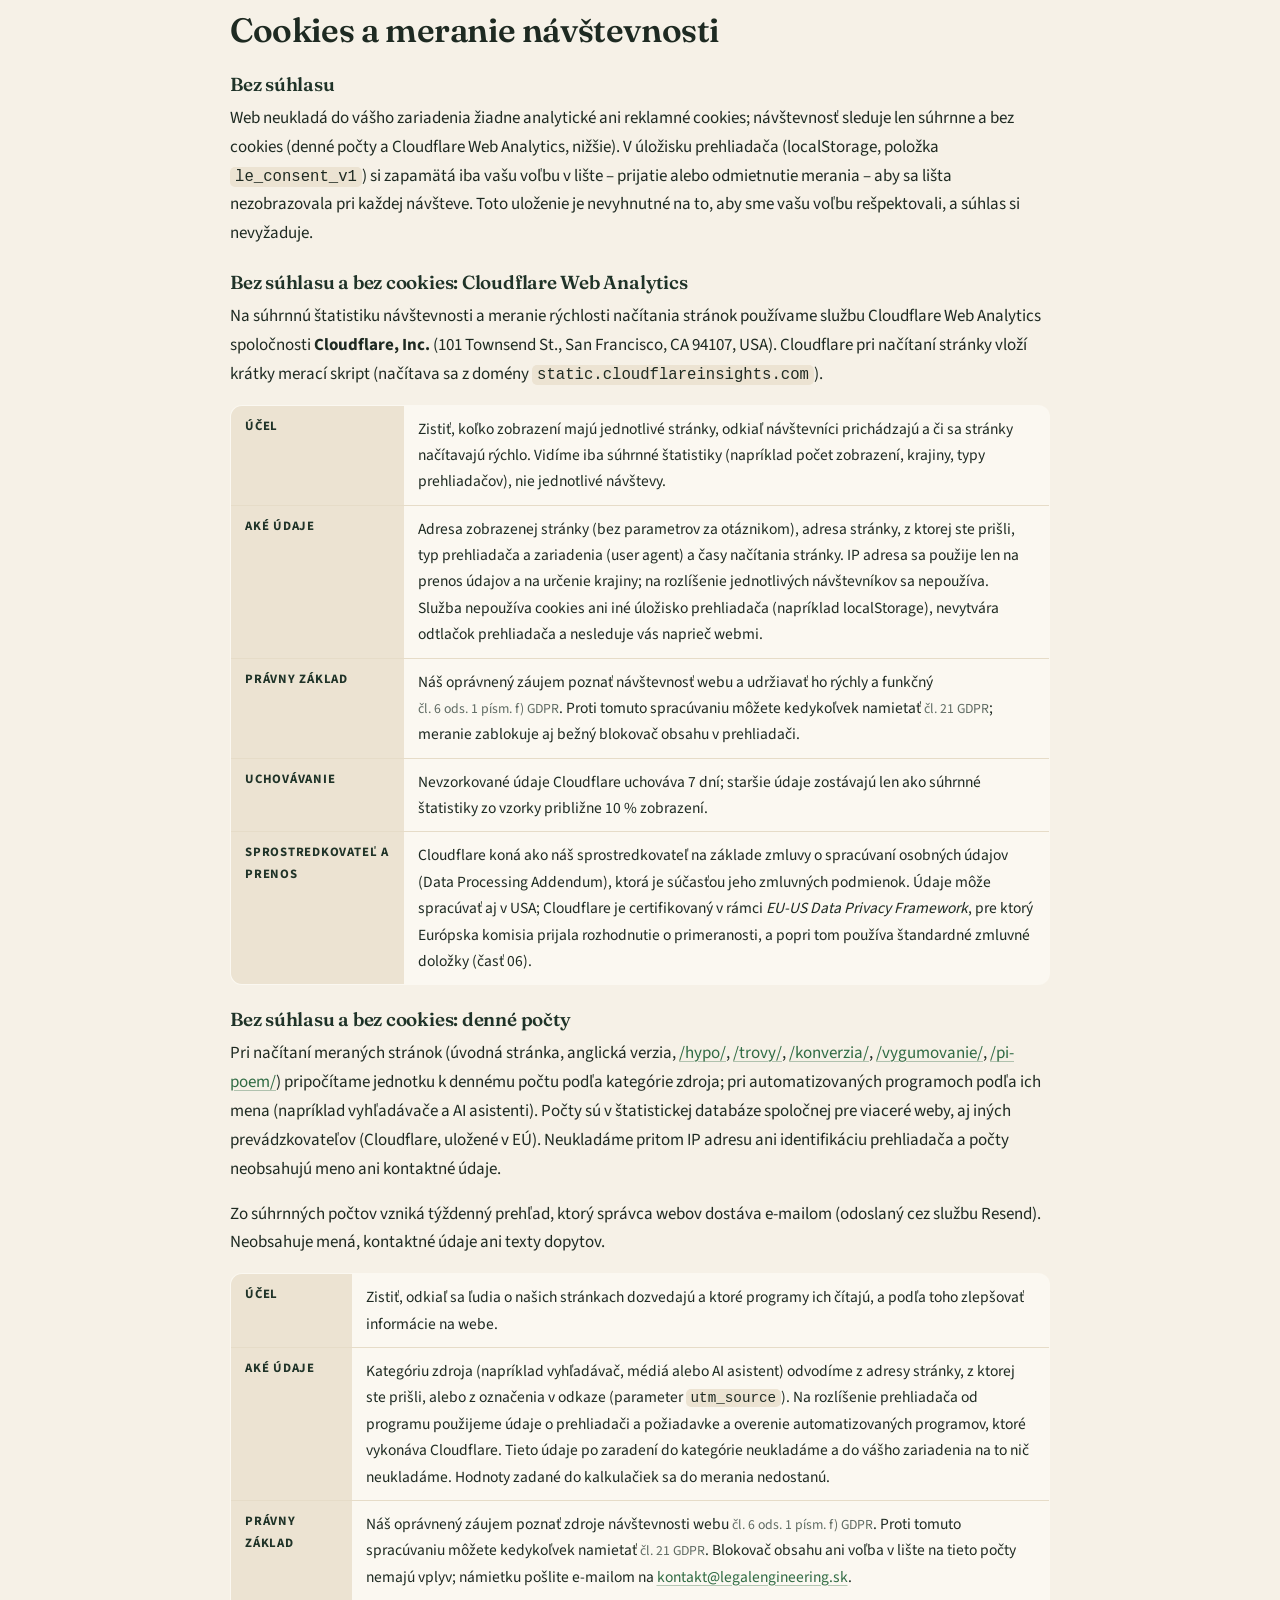
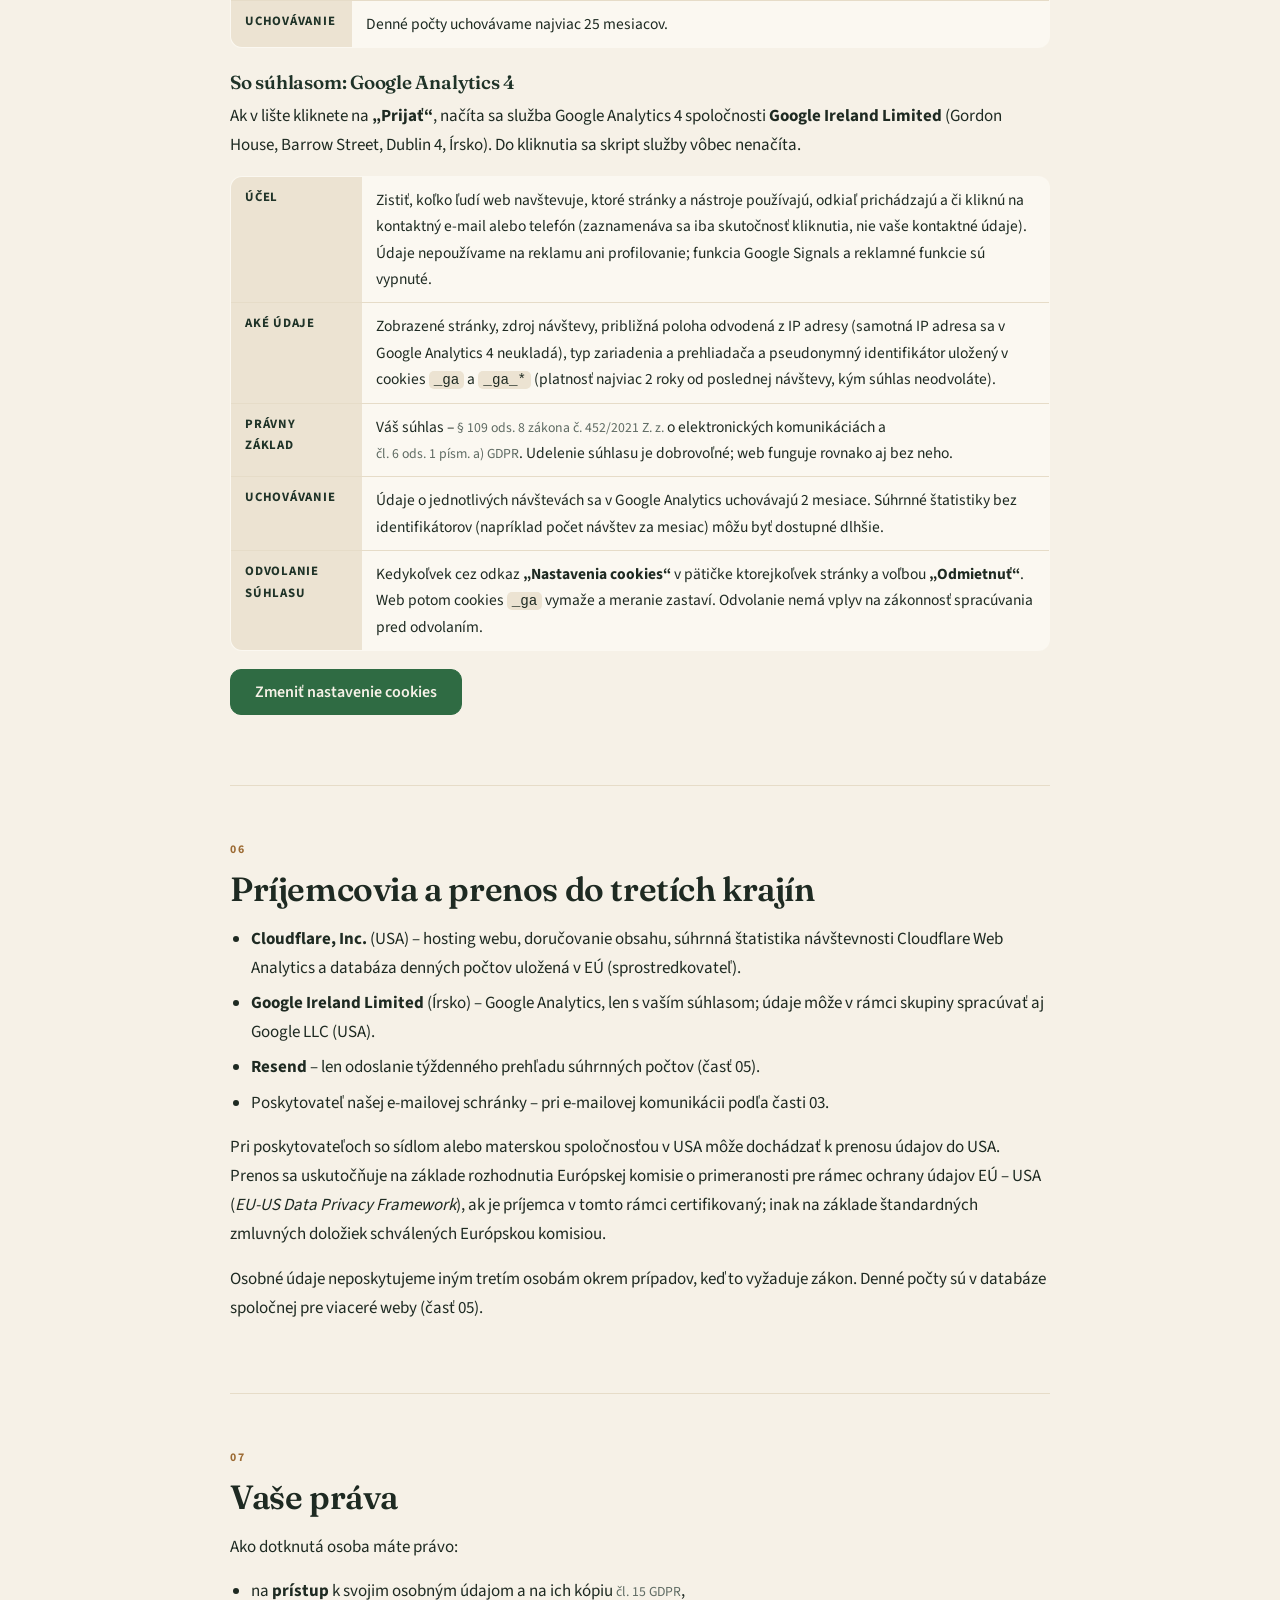
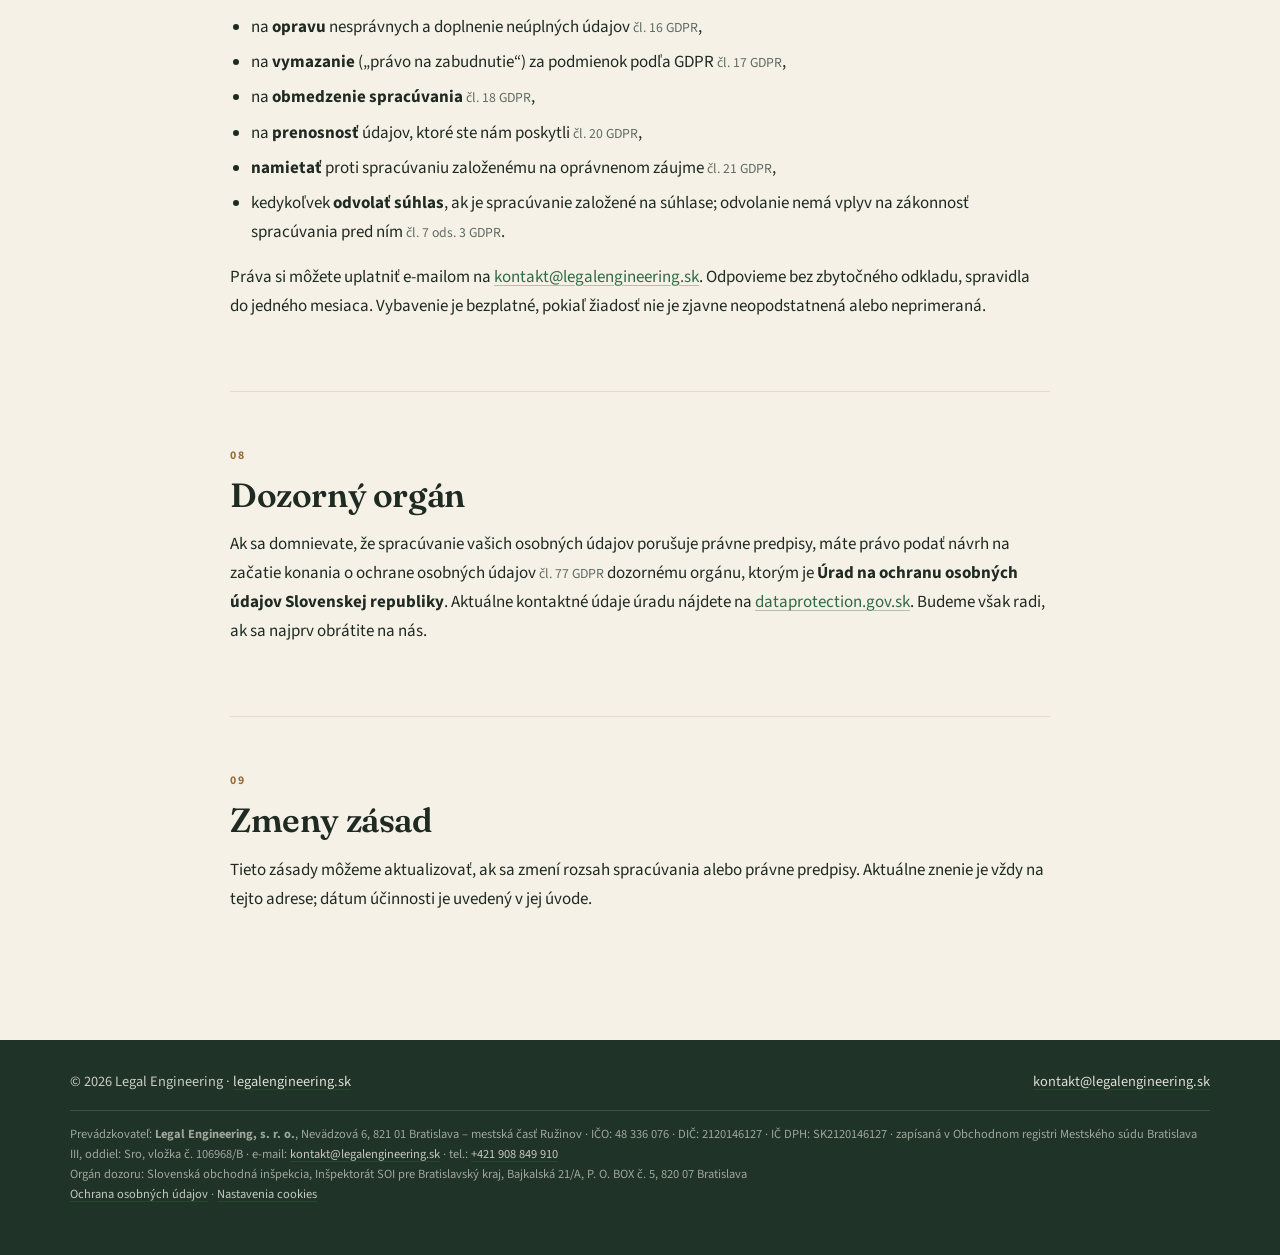
<file: ochrana-osobnych-udajov/index.html>
<!doctype html>
<html lang="sk">
<head>
  <meta charset="utf-8" />
  <meta name="viewport" content="width=device-width, initial-scale=1, viewport-fit=cover" />
  <meta name="theme-color" content="#2F6B43" />
  <title>Ochrana osobných údajov | Legal Engineering</title>
  <meta name="description" content="Ako Legal Engineering, s. r. o. spracúva údaje návštevníkov webu legalengineering.sk: kalkulačky bežia v prehliadači, súhrnná štatistika návštevnosti bez cookies (Cloudflare Web Analytics), meranie návštevnosti Google Analytics len so súhlasom, práva dotknutej osoby." />
  <meta name="robots" content="index, follow" />
  <link rel="canonical" href="https://legalengineering.sk/ochrana-osobnych-udajov/" />

  <meta property="og:type" content="website" />
  <meta property="og:locale" content="sk_SK" />
  <meta property="og:site_name" content="Legal Engineering" />
  <meta property="og:title" content="Ochrana osobných údajov | Legal Engineering" />
  <meta property="og:description" content="Čo web legalengineering.sk zbiera a čo nie, štatistika návštevnosti bez cookies, cookies a meranie návštevnosti so súhlasom, vaše práva." />
  <meta property="og:url" content="https://legalengineering.sk/ochrana-osobnych-udajov/" />

  <link rel="icon" href="data:image/svg+xml,%3Csvg xmlns='http://www.w3.org/2000/svg' viewBox='0 0 48 48'%3E%3Crect x='3' y='3' width='42' height='42' rx='11' fill='%232F6B43'/%3E%3Ctext x='24' y='32' font-family='Georgia,serif' font-size='22' font-weight='600' fill='%23F6F1E7' text-anchor='middle'%3ELE%3C/text%3E%3C/svg%3E" />

  <!-- Písma hosťované lokálne (OFL, licencie v /assets/fonts/) – žiadne požiadavky na Google Fonts -->
  <link rel="stylesheet" href="/assets/fonts/fraunces.css">
  <link rel="stylesheet" href="/assets/fonts/source-sans-3.css">

  <style>
    :root{
      --paper:#F6F1E7; --paper-2:#ECE3D2; --surface:#FBF8F1;
      --ink:#1E2A22; --ink-soft:#5F6B63;
      --green:#2F6B43; --green-deep:#1F3328; --green-light:#4E8A5C;
      --brass:#9C6B34; --brass-deep:#7C5326; --gold:#C28A2B;
      --line:#D8CBB0; --line-soft:#E6DCC8;
      --display:'Fraunces','Hoefler Text',Georgia,serif;
      --body:'Source Sans 3',system-ui,-apple-system,sans-serif;
      --maxw:820px;
    }
    *,*::before,*::after{ box-sizing:border-box; }
    html{ scroll-behavior:smooth; }
    body{
      margin:0; background-color:var(--paper);
      background-image:
        radial-gradient(circle at 12% 4%, rgba(194,138,43,.09), transparent 40%),
        radial-gradient(circle at 90% -2%, rgba(47,107,67,.10), transparent 44%);
      background-attachment:fixed;
      color:var(--ink); font-family:var(--body); font-size:17px; line-height:1.7;
      -webkit-font-smoothing:antialiased;
    }
    a{ color:var(--green); text-decoration:underline; text-decoration-color:rgba(47,107,67,.35); text-underline-offset:3px; }
    a:hover{ text-decoration-color:var(--green); }
    ::selection{ background:var(--green); color:var(--paper); }
    h1,h2,h3{ font-family:var(--display); font-weight:600; line-height:1.15; letter-spacing:-.012em; margin:0; color:var(--ink); }
    h1{ font-size:clamp(2.2rem, 5.4vw, 3.6rem); }
    h2{ font-size:clamp(1.5rem, 3.2vw, 2.1rem); margin-bottom:16px; }
    h3{ font-size:1.18rem; margin:24px 0 8px; color:var(--green-deep); }
    p{ margin:0 0 1rem; }
    ul,ol{ margin:0 0 1rem; padding-left:1.3rem; }
    li{ margin-bottom:.4rem; }
    code{ font-family:ui-monospace,SFMono-Regular,Menlo,Consolas,monospace; font-size:.92em; background:var(--paper-2); padding:1px 5px; border-radius:5px; }
    .wrap{ width:min(var(--maxw), calc(100% - 44px)); margin:0 auto; }

    .nav{ border-bottom:1px solid var(--line); background:rgba(246,241,231,.9); }
    .nav-inner{ display:flex; align-items:center; justify-content:space-between; gap:16px; height:64px; width:min(1140px, calc(100% - 44px)); margin:0 auto; }
    .brand{ display:flex; align-items:center; gap:11px; font-family:var(--display); font-weight:600; font-size:1.22rem; color:var(--green-deep); text-decoration:none; }
    .brand .mark{ width:30px; height:30px; border-radius:9px; background:var(--green); color:var(--paper); display:grid; place-items:center; font-size:.9rem; }
    .nav a.back{ font-size:.92rem; font-weight:600; color:var(--green-deep); text-decoration:none; }

    .hero{ padding:clamp(44px, 7vw, 80px) 0 clamp(24px, 4vw, 40px); }
    .eyebrow{ display:inline-block; font-weight:700; letter-spacing:.14em; text-transform:uppercase; font-size:.72rem; color:var(--brass-deep);
      border:1.5px solid var(--brass); border-radius:100px; padding:6px 15px; background:rgba(194,138,43,.07); margin-bottom:22px; }
    .lead{ font-size:1.2rem; color:var(--ink-soft); margin-top:20px; max-width:62ch; }
    .stamp{ margin-top:18px; font-size:.9rem; color:var(--ink-soft); }

    .toc{ border:1px solid var(--line); border-radius:14px; background:var(--surface); padding:18px 22px; margin:8px 0 10px; }
    .toc strong{ display:block; font-size:.74rem; letter-spacing:.16em; text-transform:uppercase; color:var(--brass); margin-bottom:8px; }
    .toc ol{ margin:0; columns:2; column-gap:28px; }
    @media (max-width:640px){ .toc ol{ columns:1; } }
    .toc a{ text-decoration:none; color:var(--green-deep); font-weight:600; }

    section.block{ padding:clamp(34px, 5vw, 54px) 0; border-bottom:1px solid var(--line-soft); scroll-margin-top:16px; }
    .kicker{ display:block; font-size:.74rem; font-weight:700; letter-spacing:.18em; text-transform:uppercase; color:var(--brass); margin-bottom:10px; }
    .ref{ font-size:.86rem; color:var(--ink-soft); white-space:nowrap; }

    .callout{ border-left:4px solid var(--brass); background:rgba(194,138,43,.08); padding:14px 18px; border-radius:0 10px 10px 0; margin:18px 0; }
    .callout.green{ border-left-color:var(--green); background:rgba(47,107,67,.07); }
    .callout p:last-child{ margin-bottom:0; }

    dl{ margin:0 0 1rem; display:grid; grid-template-columns:max-content 1fr; gap:6px 22px; }
    dt{ font-weight:700; color:var(--green-deep); }
    dd{ margin:0; }
    @media (max-width:560px){ dl{ grid-template-columns:1fr; gap:2px; } dd{ margin-bottom:10px; } }

    table{ width:100%; border-collapse:collapse; margin:12px 0 18px; font-size:.97rem; background:var(--surface); border:1px solid var(--line); border-radius:12px; overflow:hidden; }
    th,td{ padding:10px 14px; border-bottom:1px solid var(--line-soft); text-align:left; vertical-align:top; }
    th{ background:var(--paper-2); font-size:.8rem; letter-spacing:.06em; text-transform:uppercase; color:var(--green-deep); }
    tr:last-child td{ border-bottom:none; }

    .btn{ display:inline-flex; align-items:center; gap:9px; justify-content:center; font-family:var(--body); font-weight:600; font-size:1rem; line-height:1;
      padding:14px 24px; border-radius:11px; cursor:pointer; border:1.5px solid var(--green); background:var(--green); color:var(--paper); text-decoration:none; }
    .btn:hover{ background:var(--green-deep); border-color:var(--green-deep); }

    footer{ background:var(--green-deep); color:var(--paper); padding:30px 0 34px; margin-top:56px; }
    footer .wrap{ width:min(1140px, calc(100% - 44px)); }
    .foot-top{ display:flex; justify-content:space-between; gap:12px; flex-wrap:wrap; font-size:.9rem; color:rgba(246,241,231,.8); }
    .foot-top a{ color:rgba(246,241,231,.9); }
    .foot-legal{ margin-top:16px; padding-top:14px; border-top:1px solid rgba(246,241,231,.14); font-size:.78rem; line-height:1.6; color:rgba(246,241,231,.6); }
    .foot-legal a{ color:rgba(246,241,231,.78); }

    :focus-visible{ outline:2px solid var(--gold); outline-offset:3px; border-radius:4px; }
    .skip{ position:absolute; left:-999px; top:8px; background:var(--green-deep); color:var(--paper); padding:10px 14px; border-radius:8px; z-index:200; }
    .skip:focus{ left:12px; }
    @media print{ .nav, .toc, footer, .btn{ display:none; } body{ background:#fff; } }
  </style>

  <!-- Google Analytics 4 + Consent Mode v2 (prísny režim): všetko „denied“; gtag.js sa načíta až po kliknutí na „Prijať“ (/consent.js) -->
  <script>
  window.CONSENT_CFG={key:'le_consent_v1',ga:'G-J74DTLWPTE'};
  window.dataLayer=window.dataLayer||[];function gtag(){dataLayer.push(arguments);}
  gtag('consent','default',{ad_storage:'denied',ad_user_data:'denied',ad_personalization:'denied',analytics_storage:'denied',functionality_storage:'denied',personalization_storage:'denied',security_storage:'granted',wait_for_update:500});
  gtag('set','ads_data_redaction',true);
  try{if(localStorage.getItem(CONSENT_CFG.key)==='granted')gtag('consent','update',{analytics_storage:'granted'});}catch(e){}
  gtag('js',new Date());
  gtag('config','G-J74DTLWPTE',{allow_google_signals:false,allow_ad_personalization_signals:false});
  </script>
</head>

<body>
  <a class="skip" href="#obsah">Preskočiť na obsah</a>

  <header class="nav">
    <div class="nav-inner">
      <a class="brand" href="/" aria-label="Legal Engineering – hlavná stránka"><span class="mark">LE</span>Legal Engineering</a>
      <a class="back" href="/">← Hlavná stránka</a>
    </div>
  </header>

  <main id="obsah">
    <div class="wrap">
      <section class="hero">
        <span class="eyebrow">Ochrana súkromia</span>
        <h1>Zásady ochrany osobných údajov</h1>
        <p class="lead">
          Ako Legal Engineering, s.&nbsp;r.&nbsp;o. nakladá s údajmi návštevníkov webu legalengineering.sk
          a jeho podstránok (kalkulačky, sprievodcovia, interaktívne básne).
        </p>
        <p class="stamp">Účinné od 18. 10. 2026, aktualizované 30. 10. 2026.</p>
      </section>

      <div class="callout green">
        <p><strong>V skratke.</strong> Web nemá registráciu, účty ani formuláre. Kalkulačky počítajú výlučne vo vašom prehliadači
        a nič z toho, čo do nich zadáte, sa nikam neodosiela. Nad rámec technickej prevádzky vedieme súhrnnú štatistiku
        návštevnosti bez cookies (Cloudflare Web Analytics), denné počty načítaní podľa kategórie zdroja a meranie nástrojom Google Analytics – to iba vtedy, ak ho v lište na spodku stránky výslovne prijmete.
        Bez súhlasu sa žiadne cookies neukladajú.</p>
      </div>

      <nav class="toc" aria-label="Obsah stránky">
        <strong>Obsah</strong>
        <ol>
          <li><a href="#prevadzkovatel">Prevádzkovateľ</a></li>
          <li><a href="#nezbierame">Čo web nezbiera</a></li>
          <li><a href="#email">E-mailová komunikácia</a></li>
          <li><a href="#prevadzka">Technická prevádzka webu</a></li>
          <li><a href="#cookies">Cookies a meranie návštevnosti</a></li>
          <li><a href="#prijemcovia">Príjemcovia a prenos do tretích krajín</a></li>
          <li><a href="#prava">Vaše práva</a></li>
          <li><a href="#urad">Dozorný orgán</a></li>
          <li><a href="#zmeny">Zmeny zásad</a></li>
        </ol>
      </nav>

      <!-- 1 -->
      <section class="block" id="prevadzkovatel">
        <span class="kicker">01</span>
        <h2>Prevádzkovateľ</h2>
        <p>Prevádzkovateľom, ktorý určuje účel a prostriedky spracúvania vašich osobných údajov, je:</p>
        <dl>
          <dt>Obchodné meno</dt><dd>Legal Engineering, s.&nbsp;r.&nbsp;o.</dd>
          <dt>Sídlo</dt><dd>Nevädzová 6, 821 01 Bratislava – mestská časť Ružinov</dd>
          <dt>IČO</dt><dd>48 336 076</dd>
          <dt>DIČ / IČ DPH</dt><dd>2120146127 / SK2120146127</dd>
          <dt>Zápis</dt><dd>Obchodný register Mestského súdu Bratislava III, oddiel: Sro, vložka č. 106968/B</dd>
          <dt>E-mail</dt><dd><a href="mailto:kontakt@legalengineering.sk">kontakt@legalengineering.sk</a></dd>
          <dt>Telefón</dt><dd><a href="tel:+421908849910">+421 908 849 910</a></dd>
        </dl>
        <p>Postupujeme podľa nariadenia Európskeho parlamentu a Rady (EÚ) 2016/679 (ďalej „<strong>GDPR</strong>“)
        a zákona č. 18/2018 Z.&nbsp;z. o ochrane osobných údajov.</p>
        <p><strong>Zodpovedná osoba (DPO).</strong> Zodpovednú osobu sme neurčili – vzhľadom na povahu a rozsah spracúvania nám povinnosť
        ustanoviť ju nevyplýva. Vo všetkých otázkach ochrany osobných údajov sa obráťte priamo na nás na uvedený e-mail.</p>
      </section>

      <!-- 2 -->
      <section class="block" id="nezbierame">
        <span class="kicker">02</span>
        <h2>Čo web nezbiera</h2>
        <ul>
          <li><strong>Žiadne účty, registrácie ani formuláre.</strong> Na webe nie je kontaktný formulár, newsletter ani prihlasovanie.</li>
          <li><strong>Kalkulačky bežia len vo vašom prehliadači.</strong> Hypotekárna kalkulačka (<a href="/hypo/">/hypo/</a>) aj kalkulačka trov
            právneho zastúpenia (<a href="/trovy/">/trovy/</a>) počítajú výlučne v zariadení, na ktorom ich otvoríte. Zadané hodnoty – príjmy,
            splátky, vek, tarifné hodnoty, úkony – sa neodosielajú na žiadny server, neukladáme ich a nevidíme ich. Výstup (tlač, kopírovanie
            do schránky) vzniká tiež len vo vašom zariadení.</li>
          <li><strong>Interaktívne básne a sprievodcovia</strong> (<a href="/vygumovanie/">Vygumovanie</a>, <a href="/pi-poem/">Pi poem</a>,
            <a href="/konverzia/">Zaručená konverzia</a>) sú statické stránky bez formulárov a účtov. Na ich načítanie sa vzťahuje meranie návštevnosti podľa časti 05.</li>
          <li><strong>Inštalovateľné kalkulačky (PWA).</strong> Ak si kalkulačku „nainštalujete“ alebo ju otvoríte opakovane, prehliadač si uloží kópiu
            jej súborov (tzv. service worker), aby fungovala aj bez pripojenia. Ide o technické uloženie bez osobných údajov; odstránite ho vymazaním
            údajov stránky v prehliadači.</li>
          <li><strong>Písma a knižnice hostujeme sami.</strong> Pri načítaní stránky sa neposielajú požiadavky na Google Fonts ani iné služby
            tretích strán. Výnimkou je merací skript Cloudflare Web Analytics bez cookies a Google Analytics, ten až po vašom súhlase (časť 05).</li>
        </ul>
      </section>

      <!-- 3 -->
      <section class="block" id="email">
        <span class="kicker">03</span>
        <h2>E-mailová komunikácia</h2>
        <p>Ak nám napíšete na <a href="mailto:kontakt@legalengineering.sk">kontakt@legalengineering.sk</a>, spracúvame údaje, ktoré nám v správe
        sami poskytnete (najmä meno, e-mailovú adresu a obsah správy), na účel jej vybavenia a ďalšej komunikácie s vami.</p>
        <p><strong>Právny základ:</strong> vykonanie opatrení pred uzatvorením zmluvy na vašu žiadosť
        <span class="ref">čl. 6 ods. 1 písm. b) GDPR</span>, inak náš oprávnený záujem odpovedať na doručenú správu a viesť
        o nej evidenciu <span class="ref">čl. 6 ods. 1 písm. f) GDPR</span>.</p>
        <p><strong>Uchovávanie:</strong> počas vybavovania vašej požiadavky; ak z komunikácie nevznikne spolupráca, správu vymažeme najneskôr
        do 12 mesiacov od poslednej výmeny. Ak spolupráca vznikne, údaje ďalej spracúvame podľa zmluvy a osobitných predpisov (najmä účtovných a daňových).</p>
      </section>

      <!-- 4 -->
      <section class="block" id="prevadzka">
        <span class="kicker">04</span>
        <h2>Technická prevádzka webu</h2>
        <p>Web beží na infraštruktúre spoločnosti Cloudflare. Pri každom načítaní stránky sa – ako pri každom webe – technicky spracúva
        IP adresa vášho zariadenia, čas požiadavky, požadovaná adresa, adresa stránky, z ktorej ste prišli, a základné údaje o prehliadači. Slúžia na doručenie obsahu,
        ochranu pred útokmi a prevádzkové záznamy. Pri meraných stránkach z nich navyše odvodíme kategóriu do denných počtov (časť 05); IP adresu do počtov neukladáme.
        Nepoužívame ich na identifikáciu návštevníkov ani na sledovanie ich správania.</p>
        <p><strong>Právny základ:</strong> náš oprávnený záujem na bezpečnej a funkčnej prevádzke webu <span class="ref">čl. 6 ods. 1 písm. f) GDPR</span>.</p>
      </section>

      <!-- 5 -->
      <section class="block" id="cookies">
        <span class="kicker">05</span>
        <h2>Cookies a meranie návštevnosti</h2>

        <h3>Bez súhlasu</h3>
        <p>Web neukladá do vášho zariadenia žiadne analytické ani reklamné cookies; návštevnosť sleduje len súhrnne a bez cookies (denné počty a Cloudflare Web Analytics, nižšie). V úložisku prehliadača
        (localStorage, položka <code>le_consent_v1</code>) si zapamätá iba vašu voľbu v lište – prijatie alebo odmietnutie merania – aby sa lišta
        nezobrazovala pri každej návšteve. Toto uloženie je nevyhnutné na to, aby sme vašu voľbu rešpektovali, a súhlas si nevyžaduje.</p>

        <h3>Bez súhlasu a bez cookies: Cloudflare Web Analytics</h3>
        <p>Na súhrnnú štatistiku návštevnosti a meranie rýchlosti načítania stránok používame službu Cloudflare Web Analytics spoločnosti
        <strong>Cloudflare, Inc.</strong> (101 Townsend St., San Francisco, CA 94107, USA). Cloudflare pri načítaní stránky vloží krátky merací skript
        (načítava sa z domény <code>static.cloudflareinsights.com</code>).</p>
        <table>
          <tbody>
            <tr><th scope="row">Účel</th><td>Zistiť, koľko zobrazení majú jednotlivé stránky, odkiaľ návštevníci prichádzajú a či sa stránky načítavajú rýchlo.
              Vidíme iba súhrnné štatistiky (napríklad počet zobrazení, krajiny, typy prehliadačov), nie jednotlivé návštevy.</td></tr>
            <tr><th scope="row">Aké údaje</th><td>Adresa zobrazenej stránky (bez parametrov za otáznikom), adresa stránky, z ktorej ste prišli, typ prehliadača a zariadenia (user agent)
              a časy načítania stránky. IP adresa sa použije len na prenos údajov a na určenie krajiny; na rozlíšenie jednotlivých návštevníkov sa nepoužíva.
              Služba nepoužíva cookies ani iné úložisko prehliadača (napríklad localStorage), nevytvára odtlačok prehliadača a nesleduje vás naprieč webmi.</td></tr>
            <tr><th scope="row">Právny základ</th><td>Náš oprávnený záujem poznať návštevnosť webu a udržiavať ho rýchly a funkčný <span class="ref">čl. 6 ods. 1 písm. f) GDPR</span>.
              Proti tomuto spracúvaniu môžete kedykoľvek namietať <span class="ref">čl. 21 GDPR</span>; meranie zablokuje aj bežný blokovač obsahu v prehliadači.</td></tr>
            <tr><th scope="row">Uchovávanie</th><td>Nevzorkované údaje Cloudflare uchováva 7 dní; staršie údaje zostávajú len ako súhrnné štatistiky zo vzorky približne 10 % zobrazení.</td></tr>
            <tr><th scope="row">Sprostredkovateľ a prenos</th><td>Cloudflare koná ako náš sprostredkovateľ na základe zmluvy o spracúvaní osobných údajov (Data Processing Addendum), ktorá je súčasťou
              jeho zmluvných podmienok. Údaje môže spracúvať aj v USA; Cloudflare je certifikovaný v rámci <em>EU-US Data Privacy Framework</em>, pre ktorý
              Európska komisia prijala rozhodnutie o primeranosti, a popri tom používa štandardné zmluvné doložky (časť 06).</td></tr>
          </tbody>
        </table>

        <h3>Bez súhlasu a bez cookies: denné počty</h3>
        <p>Pri načítaní meraných stránok (úvodná stránka, anglická verzia, <a href="/hypo/">/hypo/</a>, <a href="/trovy/">/trovy/</a>, <a href="/konverzia/">/konverzia/</a>,
        <a href="/vygumovanie/">/vygumovanie/</a>, <a href="/pi-poem/">/pi-poem/</a>) pripočítame jednotku k dennému počtu podľa kategórie zdroja; pri automatizovaných programoch podľa ich mena
        (napríklad vyhľadávače a AI asistenti). Počty sú v štatistickej databáze spoločnej pre viaceré weby, aj iných prevádzkovateľov (Cloudflare, uložené v EÚ).
        Neukladáme pritom IP adresu ani identifikáciu prehliadača a počty neobsahujú meno ani kontaktné údaje.</p>
        <p>Zo súhrnných počtov vzniká týždenný prehľad, ktorý správca webov dostáva e-mailom (odoslaný cez službu Resend). Neobsahuje mená, kontaktné údaje ani texty dopytov.</p>
        <table>
          <tbody>
            <tr><th scope="row">Účel</th><td>Zistiť, odkiaľ sa ľudia o našich stránkach dozvedajú a ktoré programy ich čítajú, a podľa toho zlepšovať informácie na webe.</td></tr>
            <tr><th scope="row">Aké údaje</th><td>Kategóriu zdroja (napríklad vyhľadávač, médiá alebo AI asistent) odvodíme z adresy stránky, z ktorej ste prišli, alebo z označenia v odkaze (parameter <code>utm_source</code>).
              Na rozlíšenie prehliadača od programu použijeme údaje o prehliadači a požiadavke a overenie automatizovaných programov, ktoré vykonáva Cloudflare. Tieto údaje po zaradení do kategórie neukladáme a do vášho zariadenia na to nič neukladáme.
              Hodnoty zadané do kalkulačiek sa do merania nedostanú.</td></tr>
            <tr><th scope="row">Právny základ</th><td>Náš oprávnený záujem poznať zdroje návštevnosti webu <span class="ref">čl. 6 ods. 1 písm. f) GDPR</span>.
              Proti tomuto spracúvaniu môžete kedykoľvek namietať <span class="ref">čl. 21 GDPR</span>. Blokovač obsahu ani voľba v lište na tieto počty nemajú vplyv; námietku pošlite e-mailom na <a href="mailto:kontakt@legalengineering.sk">kontakt@legalengineering.sk</a>.</td></tr>
            <tr><th scope="row">Uchovávanie</th><td>Denné počty uchovávame najviac 25 mesiacov.</td></tr>
          </tbody>
        </table>

        <h3>So súhlasom: Google Analytics 4</h3>
        <p>Ak v lište kliknete na <strong>„Prijať“</strong>, načíta sa služba Google Analytics 4 spoločnosti
        <strong>Google Ireland Limited</strong> (Gordon House, Barrow Street, Dublin 4, Írsko). Do kliknutia sa skript služby vôbec nenačíta.</p>
        <table>
          <tbody>
            <tr><th scope="row">Účel</th><td>Zistiť, koľko ľudí web navštevuje, ktoré stránky a nástroje používajú, odkiaľ prichádzajú a či kliknú na kontaktný e-mail alebo telefón
              (zaznamenáva sa iba skutočnosť kliknutia, nie vaše kontaktné údaje). Údaje nepoužívame na reklamu ani profilovanie; funkcia Google Signals
              a reklamné funkcie sú vypnuté.</td></tr>
            <tr><th scope="row">Aké údaje</th><td>Zobrazené stránky, zdroj návštevy, približná poloha odvodená z IP adresy (samotná IP adresa sa v Google Analytics 4 neukladá),
              typ zariadenia a prehliadača a pseudonymný identifikátor uložený v cookies <code>_ga</code> a <code>_ga_*</code>
              (platnosť najviac 2 roky od poslednej návštevy, kým súhlas neodvoláte).</td></tr>
            <tr><th scope="row">Právny základ</th><td>Váš súhlas – <span class="ref">§ 109 ods. 8 zákona č. 452/2021 Z. z.</span> o elektronických komunikáciách
              a <span class="ref">čl. 6 ods. 1 písm. a) GDPR</span>. Udelenie súhlasu je dobrovoľné; web funguje rovnako aj bez neho.</td></tr>
            <tr><th scope="row">Uchovávanie</th><td>Údaje o jednotlivých návštevách sa v Google Analytics uchovávajú 2 mesiace. Súhrnné štatistiky bez identifikátorov
              (napríklad počet návštev za mesiac) môžu byť dostupné dlhšie.</td></tr>
            <tr><th scope="row">Odvolanie súhlasu</th><td>Kedykoľvek cez odkaz <strong>„Nastavenia cookies“</strong> v pätičke ktorejkoľvek stránky a voľbou
              <strong>„Odmietnuť“</strong>. Web potom cookies <code>_ga</code> vymaže a meranie zastaví. Odvolanie nemá vplyv na zákonnosť spracúvania
              pred odvolaním.</td></tr>
          </tbody>
        </table>
        <p><button type="button" class="btn" data-consent-open>Zmeniť nastavenie cookies</button></p>
      </section>

      <!-- 6 -->
      <section class="block" id="prijemcovia">
        <span class="kicker">06</span>
        <h2>Príjemcovia a prenos do tretích krajín</h2>
        <ul>
          <li><strong>Cloudflare, Inc.</strong> (USA) – hosting webu, doručovanie obsahu, súhrnná štatistika návštevnosti Cloudflare Web Analytics a databáza denných počtov uložená v EÚ (sprostredkovateľ).</li>
          <li><strong>Google Ireland Limited</strong> (Írsko) – Google Analytics, len s vaším súhlasom; údaje môže v rámci skupiny spracúvať aj Google LLC (USA).</li>
          <li><strong>Resend</strong> – len odoslanie týždenného prehľadu súhrnných počtov (časť 05).</li>
          <li>Poskytovateľ našej e-mailovej schránky – pri e-mailovej komunikácii podľa časti 03.</li>
        </ul>
        <p>Pri poskytovateľoch so sídlom alebo materskou spoločnosťou v USA môže dochádzať k prenosu údajov do USA. Prenos sa uskutočňuje na základe
        rozhodnutia Európskej komisie o primeranosti pre rámec ochrany údajov EÚ – USA (<em>EU-US Data Privacy Framework</em>), ak je príjemca
        v tomto rámci certifikovaný; inak na základe štandardných zmluvných doložiek schválených Európskou komisiou.</p>
        <p>Osobné údaje neposkytujeme iným tretím osobám okrem prípadov, keď to vyžaduje zákon. Denné počty sú v databáze spoločnej pre viaceré weby (časť 05).</p>
      </section>

      <!-- 7 -->
      <section class="block" id="prava">
        <span class="kicker">07</span>
        <h2>Vaše práva</h2>
        <p>Ako dotknutá osoba máte právo:</p>
        <ul>
          <li>na <strong>prístup</strong> k svojim osobným údajom a na ich kópiu <span class="ref">čl. 15 GDPR</span>,</li>
          <li>na <strong>opravu</strong> nesprávnych a doplnenie neúplných údajov <span class="ref">čl. 16 GDPR</span>,</li>
          <li>na <strong>vymazanie</strong> („právo na zabudnutie“) za podmienok podľa GDPR <span class="ref">čl. 17 GDPR</span>,</li>
          <li>na <strong>obmedzenie spracúvania</strong> <span class="ref">čl. 18 GDPR</span>,</li>
          <li>na <strong>prenosnosť</strong> údajov, ktoré ste nám poskytli <span class="ref">čl. 20 GDPR</span>,</li>
          <li><strong>namietať</strong> proti spracúvaniu založenému na oprávnenom záujme <span class="ref">čl. 21 GDPR</span>,</li>
          <li>kedykoľvek <strong>odvolať súhlas</strong>, ak je spracúvanie založené na súhlase; odvolanie nemá vplyv na zákonnosť spracúvania pred ním
            <span class="ref">čl. 7 ods. 3 GDPR</span>.</li>
        </ul>
        <p>Práva si môžete uplatniť e-mailom na <a href="mailto:kontakt@legalengineering.sk">kontakt@legalengineering.sk</a>. Odpovieme bez zbytočného odkladu,
        spravidla do jedného mesiaca. Vybavenie je bezplatné, pokiaľ žiadosť nie je zjavne neopodstatnená alebo neprimeraná.</p>
      </section>

      <!-- 8 -->
      <section class="block" id="urad">
        <span class="kicker">08</span>
        <h2>Dozorný orgán</h2>
        <p>Ak sa domnievate, že spracúvanie vašich osobných údajov porušuje právne predpisy, máte právo podať návrh na začatie konania
        o ochrane osobných údajov <span class="ref">čl. 77 GDPR</span> dozornému orgánu, ktorým je
        <strong>Úrad na ochranu osobných údajov Slovenskej republiky</strong>. Aktuálne kontaktné údaje úradu nájdete na
        <a href="https://dataprotection.gov.sk" target="_blank" rel="noopener">dataprotection.gov.sk</a>. Budeme však radi, ak sa najprv obrátite na nás.</p>
      </section>

      <!-- 9 -->
      <section class="block" id="zmeny" style="border-bottom:none">
        <span class="kicker">09</span>
        <h2>Zmeny zásad</h2>
        <p>Tieto zásady môžeme aktualizovať, ak sa zmení rozsah spracúvania alebo právne predpisy. Aktuálne znenie je vždy na tejto adrese;
        dátum účinnosti je uvedený v jej úvode.</p>
      </section>
    </div>
  </main>

  <footer>
    <div class="wrap">
      <div class="foot-top">
        <span>© 2026 Legal Engineering · <a href="/">legalengineering.sk</a></span>
        <span><a href="mailto:kontakt@legalengineering.sk">kontakt@legalengineering.sk</a></span>
      </div>
      <p class="foot-legal">
        Prevádzkovateľ: <strong>Legal Engineering, s.&nbsp;r.&nbsp;o.</strong>, Nevädzová 6, 821 01 Bratislava – mestská časť Ružinov ·
        IČO: 48 336 076 · DIČ: 2120146127 · IČ DPH: SK2120146127 ·
        zapísaná v Obchodnom registri Mestského súdu Bratislava III, oddiel: Sro, vložka č. 106968/B ·
        e-mail: <a href="mailto:kontakt@legalengineering.sk">kontakt@legalengineering.sk</a> ·
        tel.: <a href="tel:+421908849910">+421 908 849 910</a><br>
        Orgán dozoru: Slovenská obchodná inšpekcia, Inšpektorát SOI pre Bratislavský kraj, Bajkalská 21/A, P.&nbsp;O.&nbsp;BOX č.&nbsp;5, 820 07 Bratislava<br>
        <a href="/ochrana-osobnych-udajov/">Ochrana osobných údajov</a> · <a href="/ochrana-osobnych-udajov/#cookies" data-consent-open>Nastavenia cookies</a>
      </p>
    </div>
  </footer>

  <div id="consentBar" class="cb" role="region" aria-label="Súhlas s analytickými cookies" hidden>
    <p>So súhlasom budeme na meranie návštevnosti používať Google Analytics, ktorý ukladá cookies. Bez súhlasu sa Google Analytics nenačíta a cookies sa neukladajú. <a href="/ochrana-osobnych-udajov/#cookies">Viac o spracúvaní údajov</a></p>
    <div class="cb-btns"><button type="button" data-c="denied">Odmietnuť</button><button type="button" data-c="granted">Prijať</button></div>
  </div>
  <script src="/consent.js"></script>
</body>
</html>
</file>
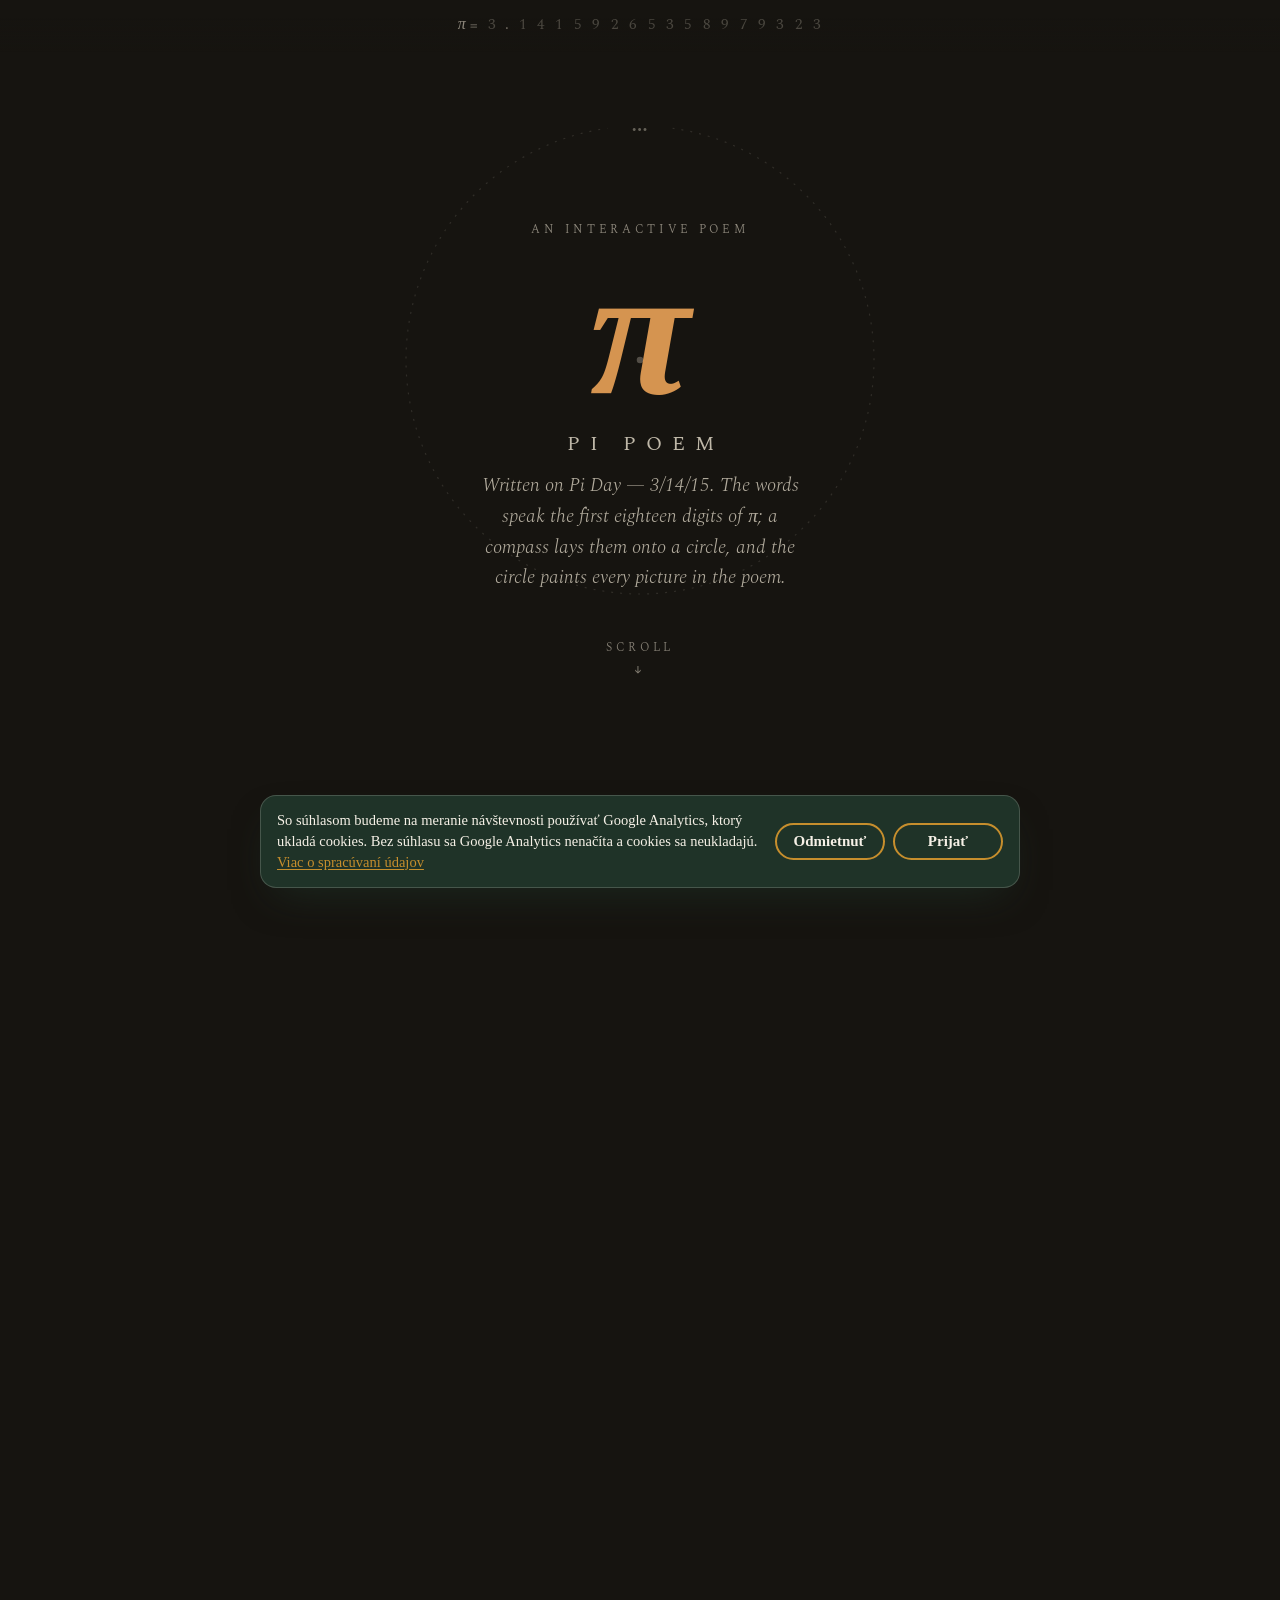
<file: pi-poem/index.html>
<!doctype html>
<html lang="en">
<head>
<meta charset="utf-8">
<meta name="viewport" content="width=device-width, initial-scale=1">
<title>Pi poem — a poem that draws a circle</title>
<meta name="description" content="An interactive poem written on Pi Day — 3/14/15. The words speak the first eighteen digits of π; a compass lays them onto a circle, and the circle paints every picture in the poem.">
<link rel="canonical" href="https://legalengineering.sk/pi-poem/">
<meta property="og:type" content="article">
<meta property="og:locale" content="en_US">
<meta property="og:site_name" content="Legal Engineering">
<meta property="og:title" content="Pi poem — a poem that draws a circle">
<meta property="og:description" content="An interactive poem written on Pi Day — 3/14/15. The words speak the first eighteen digits of π; a compass lays them onto a circle, and the circle paints every picture in the poem.">
<meta property="og:url" content="https://legalengineering.sk/pi-poem/">
<meta property="og:image" content="https://legalengineering.sk/assets/og/pi-poem.jpg">
<meta property="og:image:width" content="1200">
<meta property="og:image:height" content="630">
<meta property="og:image:alt" content="Pi poem — a poem that draws a circle">
<meta name="twitter:card" content="summary_large_image">
<meta name="twitter:image" content="https://legalengineering.sk/assets/og/pi-poem.jpg">
<link rel="stylesheet" href="/assets/fonts/cormorant-garamond.css">
<link rel="stylesheet" href="/assets/fonts/spectral.css">
<style>
  /* Light rises with the digits: night → dusk → dawn → paper
     (the mirror image of the morning poem, which faded to dark) */
  body[data-stage="0"]{ --bg:#161410; --ink:#ddd5c4; --acc:#d59450; }
  body[data-stage="1"]{ --bg:#3a3329; --ink:#ebe3d2; --acc:#dd9a55; }
  body[data-stage="2"]{ --bg:#cdbb9b; --ink:#2a2013; --acc:#8d3f10; }
  body[data-stage="3"]{ --bg:#f1e8d7; --ink:#261f15; --acc:#9c4a16; }

  *{ margin:0; padding:0; box-sizing:border-box; }
  /* No global smooth-scroll: the JS already eases the visuals, and stacking
     native smooth on top made the page trail the finger. The tracker buttons
     still glide via scrollTo({behavior:'smooth'}). */
  body{
    background-color:var(--bg);
    color:var(--ink);
    font-family:'Spectral', Georgia, serif;
    transition: background-color 1.1s ease, color 1.1s ease;
    /* clip, not hidden: hidden makes <body> a scroll container and can sap
       momentum/inertia on mobile; clip hides the overflow without that cost */
    overflow-x:clip;
  }
  ::selection{ background:var(--acc); color:var(--bg); }

  /* ── digit ribbon ───────────────────────────── */
  .tracker{
    position:fixed; top:0; left:0; right:0; z-index:50;
    display:flex; justify-content:center; align-items:baseline;
    gap:clamp(.16rem, 1.1vw, .5rem);
    padding:.85rem .4rem 1.05rem;
    background:linear-gradient(to bottom, var(--bg) 35%, transparent);
    transition: background 1.1s ease;
  }
  .tracker .pi-eq{
    font:italic 500 clamp(.85rem,3vw,1rem)/1 'Cormorant Garamond', serif;
    opacity:.6; margin-right:.15rem;
    transition:color 1.1s ease;
  }
  .tracker .dec{
    font:400 clamp(.8rem,2.9vw,.95rem)/1 'Spectral', serif;
    opacity:.45; transition:color 1.1s ease;
  }
  .tracker button{
    appearance:none; border:0; background:none; cursor:pointer;
    font:400 clamp(.8rem,2.9vw,.95rem)/1 'Spectral', serif;
    font-variant-numeric:tabular-nums;
    color:var(--ink); opacity:.26;
    position:relative; padding:.2em .08em;
    transition: color 1.1s ease, opacity .6s ease;
  }
  .tracker button::after{
    content:''; position:absolute; left:8%; right:8%; bottom:0; height:1.5px;
    background:var(--acc);
    transform:scaleX(0); transform-origin:left center;
    transition: transform .45s ease, background-color 1.1s ease;
  }
  .tracker button.born{ opacity:.94; }
  .tracker button.born::after{ transform:scaleX(1); }
  .tracker button:focus-visible{ outline:2px solid var(--acc); outline-offset:3px; border-radius:2px; }

  /* ── the one circle, always on stage ────────── */
  #stage{
    position:fixed; inset:0; z-index:1;
    width:100%; height:100%;
    pointer-events:none;
  }

  /* ── captions ───────────────────────────────── */
  .caps{ position:fixed; inset:0; z-index:10; pointer-events:none; }
  .cap-block{
    position:absolute; left:50%; transform:translate(-50%, 18px);
    top:calc(40svh + var(--ringR, 220px) + 1.6rem);
    width:min(92vw, 40rem);
    text-align:center;
    opacity:0;
    transition: opacity .8s ease, transform .8s ease;
  }
  .cap-block.on{ opacity:1; transform:translate(-50%, 0); }
  .cap-block .line{
    font:italic 400 clamp(1.04rem, 4.3vw, 1.42rem)/1.66 'Spectral', serif;
    margin:.26em 0;
  }
  .hw{ opacity:.42; transition: opacity .7s ease, color .7s ease; white-space:pre; }
  .hw.lit{ opacity:1; color:var(--acc); }
  .w{ opacity:.3; transition: opacity .7s ease, color .7s ease; white-space:pre; }
  .w.lit{ opacity:1; color:var(--acc); }

  /* hero is the one full-screen caption */
  .cap-block.hero{
    top:0; height:100svh; width:min(94vw, 44rem);
    display:flex; flex-direction:column; justify-content:center; align-items:center;
    transform:translate(-50%, 0);
  }
  .hero .overline{
    font:300 .72rem/1 'Spectral', serif;
    letter-spacing:.32em; text-transform:uppercase; opacity:.6;
  }
  .hero .glyph{
    font:italic 600 clamp(5.4rem, 30vw, 11.5rem)/1 'Cormorant Garamond', Georgia, serif;
    color:var(--acc); margin:.04em 0 0;
    transition:color 1.1s ease;
  }
  .hero .ttl{
    font:500 clamp(1rem,4vw,1.25rem)/1 'Spectral', serif;
    letter-spacing:.5em; text-transform:uppercase;
    margin:.45rem 0 1.1rem; padding-left:.5em; opacity:.85;
  }
  .hero .sub{
    font:italic 300 clamp(1rem, 3.9vw, 1.2rem)/1.6 'Spectral', serif;
    opacity:.78; max-width:34ch;
  }
  .hero .hint{
    font:300 .72rem/1 'Spectral', serif;
    letter-spacing:.32em; text-transform:uppercase;
    margin-top:3rem; opacity:.55;
  }
  .hero .hint b{ display:block; font-weight:400; margin-top:.7rem; animation:bob 1.7s ease-in-out infinite; }
  @keyframes bob{ 50%{ transform:translateY(7px); } }

  /* ── scroll spacer + colophon ───────────────── */
  #timeline{ position:relative; z-index:0; }
  .colophon{
    position:relative; z-index:20;
    background:var(--bg);
    transition: background-color 1.1s ease;
    padding:16vh 1.5rem 14vh;
    display:flex; flex-direction:column; align-items:center;
    box-shadow:0 -40px 60px -30px rgba(0,0,0,.18);
  }
  .colophon .inner{ max-width:33rem; }
  .colophon h2{
    font:300 .75rem/1 'Spectral', serif; letter-spacing:.4em; text-transform:uppercase;
    opacity:.55; text-align:center; margin-bottom:2.4rem;
  }
  .colophon p{
    font:300 clamp(.95rem, 3.7vw, 1.05rem)/1.85 'Spectral', serif;
    opacity:.88; margin:1.05em 0; text-align:left;
  }
  .colophon em{ font-style:italic; color:var(--acc); transition:color 1.1s ease; }
  .colophon .op{
    margin-top:4.5rem; text-align:center;
    font:300 .7rem/1.6 'Spectral', serif; letter-spacing:.06em;
    opacity:.62;
  }
  .colophon .op a{ color:inherit; text-decoration:underline; text-underline-offset:.2em; text-decoration-thickness:1px; }
  .colophon .op a:hover{ text-decoration-thickness:2px; }

  @media (prefers-reduced-motion: reduce){
    html{ scroll-behavior:auto; }
    .cap-block{ transition:none; }
    .hero .hint b{ animation:none; }
    .hw, .w{ transition:none; }
  }
</style>
  <!-- Google Analytics 4 + Consent Mode v2 (prísny režim): všetko „denied“; gtag.js sa načíta až po kliknutí na „Prijať“ (/consent.js) -->
  <script>
  window.CONSENT_CFG={key:'le_consent_v1',ga:'G-J74DTLWPTE'};
  window.dataLayer=window.dataLayer||[];function gtag(){dataLayer.push(arguments);}
  gtag('consent','default',{ad_storage:'denied',ad_user_data:'denied',ad_personalization:'denied',analytics_storage:'denied',functionality_storage:'denied',personalization_storage:'denied',security_storage:'granted',wait_for_update:500});
  gtag('set','ads_data_redaction',true);
  try{if(localStorage.getItem(CONSENT_CFG.key)==='granted')gtag('consent','update',{analytics_storage:'granted'});}catch(e){}
  gtag('js',new Date());
  gtag('config','G-J74DTLWPTE',{allow_google_signals:false,allow_ad_personalization_signals:false});
  </script>
</head>
<body data-stage="0">

<nav class="tracker" aria-label="Digits of π">
  <span class="pi-eq">π =</span>
  <button data-i="0">3</button><span class="dec">.</span><button data-i="1">1</button><button data-i="2">4</button><button data-i="3">1</button><button data-i="4">5</button><button data-i="5">9</button><button data-i="6">2</button><button data-i="7">6</button><button data-i="8">5</button><button data-i="9">3</button><button data-i="10">5</button><button data-i="11">8</button><button data-i="12">9</button><button data-i="13">7</button><button data-i="14">9</button><button data-i="15">3</button><button data-i="16">2</button><button data-i="17">3</button>
</nav>

<canvas id="stage" aria-hidden="true"></canvas>

<div class="caps" aria-live="off">

  <div class="cap-block hero" data-s0="0" data-s1="1">
    <p class="overline">an interactive poem</p>
    <p class="glyph" aria-hidden="true">π</p>
    <h1 class="ttl">Pi poem</h1>
    <p class="sub">Written on Pi Day — 3/14/15. The words speak the first eighteen digits of π; a compass lays them onto a circle, and the circle paints every picture in the poem.</p>
    <p class="hint">scroll<b>↓</b></p>
  </div>

  <div class="cap-block" data-s0="1" data-s1="2">
    <p class="line"><span class="w" data-g="0">Three</span></p>
    <p class="line"><span class="w" data-g="1">One</span><span class="w" data-g="2"> Four</span></p>
    <p class="line"><span class="w" data-g="3">One</span><span class="w" data-g="4"> Five</span><span class="w" data-g="5"> Nine</span></p>
  </div>

  <div class="cap-block" data-s0="2" data-s1="3">
    <p class="line">She</p>
    <p class="line">devours</p>
    <p class="line">those numbers´ line.</p>
  </div>

  <div class="cap-block" data-s0="3" data-s1="5">
    <p class="line">Why is that? - the question stands;</p>
    <p class="line">maybe ´cause it never ends,</p>
    <p class="line">like kids stories.</p>
    <p class="line">No end - no worries,</p>
    <p class="line">about what will come when all is done;</p>
    <p class="line"><span class="w" data-g="6">Two</span><span class="w" data-g="7"> Six</span><span class="w" data-g="8"> Five</span><span class="w" data-g="9"> Three</span><span class="w" data-g="10"> Five</span><span class="w" data-g="11"> Eight</span><span class="w" data-g="12"> Nine</span>.</p>
  </div>

  <div class="cap-block" data-s0="5" data-s1="6">
    <p class="line">It isn´t the end - so is it the start?</p>
    <p class="line">Is it the thing u take apart</p>
  </div>

  <div class="cap-block" data-s0="6" data-s1="7">
    <p class="line">when u want to get the number?</p>
    <p class="line">Like love of trees through love of lumber?</p>
  </div>

  <div class="cap-block" data-s0="7" data-s1="8">
    <p class="line">Is it a circle, an oval, or wheels,</p>
    <p class="line">that power her strong number feels?</p>
  </div>

  <div class="cap-block" data-s0="8" data-s1="11">
    <p class="line"><span class="hw" data-sc="8">A disk,</span><span class="hw" data-sc="9"> a vortex,</span><span class="hw" data-sc="10"> a nice round tire,</span></p>
    <p class="line"><span class="hw" data-sc="10">that makes this girl a numberphile?</span></p>
  </div>

  <div class="cap-block" data-s0="11" data-s1="12">
    <p class="line">The thing that brings this girl to think</p>
    <p class="line">might be just a bling - a ring;</p>
  </div>

  <div class="cap-block" data-s0="12" data-s1="13">
    <p class="line">but the urge can´t be to be a wife</p>
    <p class="line">no rhyme for that - nowhere soon another Five</p>
  </div>

  <div class="cap-block" data-s0="13" data-s1="14">
    <p class="line">The urge is to go to places</p>
    <p class="line">she doesn´t care if decimal</p>
  </div>

  <div class="cap-block" data-s0="14" data-s1="15">
    <p class="line">all is well while her face is</p>
    <p class="line">full of big, but mainly round smile.</p>
  </div>

  <div class="cap-block" data-s0="15" data-s1="16">
    <p class="line">And her spirit free.</p>
    <p class="line"><span class="w" data-g="13">Seven</span><span class="w" data-g="14"> Nine</span><span class="w" data-g="15"> Free!</span></p>
    <p class="line"><span class="w" data-g="16">Two</span><span class="w" data-g="17"> Free!</span></p>
  </div>

</div>

<div id="timeline"></div>

<section class="colophon">
  <div class="inner">
    <h2>Colophon</h2>
    <p><em>Pi poem</em> was written on the Pi Day of the century — <em>3/14/15</em>, the date that spells the first five digits. The girl in the poem doesn´t read numbers: she <em>devours</em> them.</p>
    <p>Its words — <em>Three, One Four, One Five Nine…</em> — hide the first eighteen digits: <em>3.14159 26535 89793 23</em>. A compass lays them onto the circumference, the very curve that π measures. And the poem keeps painting that one circle. When it asks what you <em>take apart</em> to get the number, the page splits the circle into its diameter — <em>c = π · d</em>. Then come the tree rings of <em>lumber</em>, a steering <em>wheel</em>, a brake <em>disk</em>, a <em>vortex</em> of exhaust, a round <em>tire</em>, and a <em>ring</em> with a diamond that fades the moment marriage is mistaken for the urge.</p>
    <p>When the circle unrolls into a straight line under her running feet, that line is the oldest illustration of π there is: a circumference is exactly <em>π diameters</em> long. Then it rolls back up — into a big, but mainly round smile.</p>
    <p>The ending is a pun: <em>Free</em> sounds like <em>Three</em>. <em>Seven Nine Free! Two Free!</em> — her spirit slips loose and the poem closes on a 3, the digit it opened with. The circle, though, never closes. π carries on: <em>8 4 6 2 6 4 3 3 8 3…</em></p>
    <p>And <em>nowhere soon another Five</em> is literally true: after the five in <em>26535</em> — the tenth digit — the next five appears only at the 31st decimal place. π would not offer a rhyme for <em>wife</em> for another 21 digits.</p>
  </div>
  <p class="op" lang="sk">Prevádzkovateľ: <a href="/">Legal Engineering, s.&nbsp;r.&nbsp;o.</a></p>
<p class="op" lang="sk"><a href="/ochrana-osobnych-udajov/">Ochrana osobných údajov</a> · <a href="/ochrana-osobnych-udajov/#cookies" data-consent-open>Nastavenia cookies</a></p>
</section>

<script>
(function(){
  'use strict';
  const RM = window.matchMedia('(prefers-reduced-motion: reduce)').matches;
  const clamp = (v,a,b) => Math.max(a, Math.min(b, v));
  const lerp = (a,b,t) => a + (b-a)*t;
  const sm = t => { t = clamp(t,0,1); return t*t*(3-2*t); };
  const easeOut = t => 1 - Math.pow(1 - clamp(t,0,1), 3);
  const hex = h => { h = h.trim();
    return [parseInt(h.slice(1,3),16), parseInt(h.slice(3,5),16), parseInt(h.slice(5,7),16)]; };
  const mix = (a,b,t) => [0,1,2].map(i => Math.round(lerp(a[i], b[i], t)));
  const rgba = (c,a) => 'rgba('+c[0]+','+c[1]+','+c[2]+','+a+')';

  const DIGITS = '314159265358979323';
  const N = DIGITS.length;
  const ESC = '84626433';                 /* π carries on past the poem */
  const TAU = Math.PI * 2;
  const GAP = 16 * Math.PI / 180;         /* the circle never closes */
  const SLICE = (TAU - GAP) / N;
  const A0 = -Math.PI/2 + GAP/2;          /* gap centred at the top */
  const slotA = i => A0 + (i + 0.5) * SLICE;

  /* ── the scroll timeline ── */
  const SCN = [
    {id:'hero',   len:0.9},
    {id:'digA',   len:1.6},
    {id:'she',    len:0.7},
    {id:'why',    len:0.9},
    {id:'digB',   len:1.7},
    {id:'start',  len:0.9},
    {id:'lumber', len:1.0},
    {id:'wheel',  len:1.0},
    {id:'disk',   len:0.9},
    {id:'vortex', len:0.9},
    {id:'tire',   len:0.9},
    {id:'ring',   len:1.1},
    {id:'wife',   len:1.0},
    {id:'unwrap', len:2.6},
    {id:'wrap',   len:1.5},
    {id:'free',   len:2.4}
  ];
  const IDX = {}; SCN.forEach((s,i) => IDX[s.id] = i);
  const CUM = [0]; SCN.forEach(s => CUM.push(CUM[CUM.length-1] + s.len));
  const TOTAL = CUM[CUM.length-1];

  const cv = document.getElementById('stage');
  const ctx = cv.getContext('2d');
  const timeline = document.getElementById('timeline');
  const blocks = Array.from(document.querySelectorAll('.cap-block'));
  const trackerBtns = Array.from(document.querySelectorAll('.tracker button'));
  const hws = Array.from(document.querySelectorAll('.hw'));
  const ws = Array.from(document.querySelectorAll('.w'));

  let vw=0, vh=0, UNIT=0, G={};
  let baseW = 0, baseVH = 0;

  function layout(){
    vw = window.innerWidth; vh = window.innerHeight;
    /* only a width change (rotation) resets the timeline scale —
       the collapsing mobile URL bar must not make the page jump */
    if (vw !== baseW || !baseVH){ baseW = vw; baseVH = vh; }
    const sh = baseVH;
    const dpr = Math.min(window.devicePixelRatio || 1, 2);
    cv.width = Math.round(vw * dpr);
    cv.height = Math.round(vh * dpr);
    ctx.setTransform(dpr,0,0,dpr,0,0);
    const r = Math.min(vw*0.30, sh*0.26, 240);
    G = {
      cx: vw/2, cy: sh*0.40, r,
      dr: r*1.18, fs: Math.max(14, r*0.16),
      gy: sh*0.46, sh
    };
    document.documentElement.style.setProperty('--ringR', (G.dr + G.fs) + 'px');
    UNIT = sh * 1.5;
    timeline.style.height = Math.round(TOTAL * UNIT + sh * 0.25) + 'px';
  }

  /* progress in scene units */
  function getF(){
    return clamp(window.scrollY / UNIT, 0, TOTAL - 0.0001);
  }
  function localT(f, id){
    const i = IDX[id];
    if (f <= CUM[i]) return 0;
    if (f >= CUM[i+1]) return 1;
    return (f - CUM[i]) / SCN[i].len;
  }

  /* ── how alive is each digit ── */
  function aliveAll(f){
    const a = new Array(N).fill(0);
    const tA = localT(f,'digA'), tB = localT(f,'digB'), tF = localT(f,'free');
    for (let i=0;i<6;i++)  a[i]    = clamp(tA*6 - i, 0, 1);
    for (let i=0;i<7;i++)  a[6+i]  = clamp(tB*7 - i, 0, 1);
    const q = clamp((tF - 0.22) / 0.56, 0, 1);
    for (let i=0;i<5;i++)  a[13+i] = clamp(q*5 - i, 0, 1);
    return a;
  }

  /* ── deterministic noise ── */
  const frac = x => x - Math.floor(x);
  const rnd = s => frac(Math.sin(s*127.1 + 311.7) * 43758.5453);

  /* ─────────────── scene art (under the chain) ─────────────── */

  function drawGhost(col, alpha, dashShift){
    ctx.save();
    ctx.strokeStyle = rgba(col.ink, alpha);
    ctx.lineWidth = 1.2;
    ctx.setLineDash([2,7]);
    ctx.lineDashOffset = dashShift || 0;
    ctx.beginPath();
    ctx.arc(G.cx, G.cy, G.r, A0, A0 + TAU - GAP);
    ctx.stroke();
    ctx.restore();
  }
  function drawDots(col, alpha){
    ctx.font = "300 " + (G.fs*0.72) + "px 'Spectral', serif";
    ctx.textAlign='center'; ctx.textBaseline='middle';
    ctx.fillStyle = rgba(col.ink, alpha);
    ctx.fillText('…', G.cx, G.cy - G.r);
  }

  function artStart(col, lt){
    const a = sm((lt-0.1)/0.3) * (1 - sm((lt-0.75)/0.25));
    if (a <= 0.01) return;
    const {cx,cy,r,fs} = G;
    ctx.strokeStyle = rgba(col.ink, 0.5*a);
    ctx.lineWidth = 1.4;
    ctx.beginPath(); ctx.moveTo(cx-r, cy); ctx.lineTo(cx+r, cy); ctx.stroke();
    ctx.fillStyle = rgba(col.acc, 0.9*a);
    [[cx-r,cy],[cx+r,cy]].forEach(p => { ctx.beginPath(); ctx.arc(p[0],p[1],3,0,TAU); ctx.fill(); });
    ctx.font = "italic 500 " + (fs*0.85) + "px 'Cormorant Garamond', serif";
    ctx.textAlign='center'; ctx.textBaseline='middle';
    ctx.fillStyle = rgba(col.ink, 0.7*a);
    ctx.fillText('d', cx + r*0.18, cy - fs*0.6);
    ctx.font = "italic 500 " + (fs*0.8) + "px 'Cormorant Garamond', serif";
    ctx.fillStyle = rgba(col.acc, 0.8*a);
    ctx.fillText('c = π · d', cx, cy + r + fs*1.05);
  }

  function artLumber(col, lt, A){
    const {cx,cy,r} = G;
    /* bark */
    const barkA = A * sm(lt*3);
    ctx.strokeStyle = rgba(mix(col.ink, col.acc, 0.45), 0.9*barkA);
    ctx.lineWidth = r*0.075;
    wobbleRing(cx, cy, r*0.99, 9, r*0.018, 0);
    ctx.stroke();
    ctx.fillStyle = rgba(mix(col.bg, col.acc, 0.10), 0.55*barkA);
    ctx.fill();
    /* growth rings, born from the pith outward */
    const nR = 7;
    for (let j=0; j<nR; j++){
      const ra = clamp(lt*1.05*nR - j, 0, 1) * A;
      if (ra <= 0.01) continue;
      const rr = r * (0.14 + 0.78 * (j+1)/nR);
      ctx.strokeStyle = rgba(col.ink, 0.5*ra);
      ctx.lineWidth = 1.3 + (j%3===0 ? 0.8 : 0);
      wobbleRing(cx, cy, rr, 5 + j, r*0.022, j*13.7);
      ctx.stroke();
    }
    ctx.fillStyle = rgba(col.acc, 0.9*A);
    ctx.beginPath(); ctx.arc(cx, cy, r*0.035, 0, TAU); ctx.fill();
  }
  function wobbleRing(cx, cy, rr, waves, amp, seed){
    ctx.beginPath();
    for (let k=0; k<=72; k++){
      const a = k/72 * TAU;
      const w = Math.sin(a*waves + seed) * amp + Math.sin(a*(waves*2.3) + seed*1.7) * amp*0.4;
      const x = cx + Math.cos(a)*(rr+w), y = cy + Math.sin(a)*(rr+w);
      k ? ctx.lineTo(x,y) : ctx.moveTo(x,y);
    }
    ctx.closePath();
  }

  function artWheel(col, lt, A){
    const {cx,cy,r} = G;
    const rot = RM ? 0 : (lt - 0.5) * 0.25;
    ctx.save(); ctx.translate(cx,cy); ctx.rotate(rot);
    /* rim */
    ctx.strokeStyle = rgba(col.ink, 0.85*A);
    ctx.lineWidth = r*0.155;
    ctx.beginPath(); ctx.arc(0,0,r*0.90,0,TAU); ctx.stroke();
    ctx.strokeStyle = rgba(col.acc, 0.5*A);
    ctx.lineWidth = 1.4;
    ctx.beginPath(); ctx.arc(0,0,r*0.80,0,TAU); ctx.stroke();
    /* stitching */
    ctx.save();
    ctx.strokeStyle = rgba(col.bg, 0.35*A);
    ctx.lineWidth = 1.2; ctx.setLineDash([3,6]);
    ctx.beginPath(); ctx.arc(0,0,r*0.90,0,TAU); ctx.stroke();
    ctx.restore();
    /* three spokes: 3 o'clock, 9 o'clock, 6 o'clock */
    ctx.strokeStyle = rgba(col.ink, 0.85*A);
    ctx.lineCap='round';
    ctx.lineWidth = r*0.085;
    [0, Math.PI, Math.PI/2].forEach(a => {
      ctx.beginPath();
      ctx.moveTo(Math.cos(a)*r*0.20, Math.sin(a)*r*0.20);
      ctx.lineTo(Math.cos(a)*r*0.80, Math.sin(a)*r*0.80);
      ctx.stroke();
    });
    /* boss */
    ctx.fillStyle = rgba(mix(col.bg, col.ink, 0.18), 0.95*A);
    ctx.beginPath(); ctx.arc(0,0,r*0.22,0,TAU); ctx.fill();
    ctx.strokeStyle = rgba(col.ink, 0.7*A); ctx.lineWidth = 2;
    ctx.beginPath(); ctx.arc(0,0,r*0.22,0,TAU); ctx.stroke();
    ctx.strokeStyle = rgba(col.acc, 0.9*A); ctx.lineWidth = 2.2;
    ctx.beginPath(); ctx.arc(0,0,r*0.115,0,TAU); ctx.stroke();
    ctx.restore();
  }

  function artDisk(col, lt, A){
    const {cx,cy,r} = G;
    const rot = RM ? 0 : lt * 0.7;
    ctx.save(); ctx.translate(cx,cy); ctx.rotate(rot);
    /* rotor */
    ctx.beginPath();
    ctx.arc(0,0,r*0.94,0,TAU);
    ctx.arc(0,0,r*0.40,0,TAU,true);
    ctx.fillStyle = rgba(mix(col.ink, col.bg, 0.30), 0.85*A);
    ctx.fill('evenodd');
    ctx.strokeStyle = rgba(col.ink, 0.8*A); ctx.lineWidth = 2;
    ctx.beginPath(); ctx.arc(0,0,r*0.94,0,TAU); ctx.stroke();
    ctx.beginPath(); ctx.arc(0,0,r*0.40,0,TAU); ctx.stroke();
    /* slots + drill holes */
    ctx.strokeStyle = rgba(col.bg, 0.85*A); ctx.lineWidth = 2.4; ctx.lineCap='round';
    for (let k=0;k<22;k++){
      const a = k/22*TAU + 0.18;
      ctx.beginPath();
      ctx.moveTo(Math.cos(a)*r*0.50, Math.sin(a)*r*0.50);
      ctx.lineTo(Math.cos(a+0.10)*r*0.88, Math.sin(a+0.10)*r*0.88);
      ctx.stroke();
    }
    ctx.fillStyle = rgba(col.bg, 0.8*A);
    for (let k=0;k<14;k++){
      const a = k/14*TAU;
      ctx.beginPath(); ctx.arc(Math.cos(a)*r*0.68, Math.sin(a)*r*0.68, r*0.018, 0, TAU); ctx.fill();
    }
    /* hub + bolts */
    ctx.fillStyle = rgba(mix(col.bg, col.ink, 0.12), 0.95*A);
    ctx.beginPath(); ctx.arc(0,0,r*0.34,0,TAU); ctx.fill();
    ctx.strokeStyle = rgba(col.ink, 0.75*A); ctx.lineWidth = 2;
    ctx.beginPath(); ctx.arc(0,0,r*0.34,0,TAU); ctx.stroke();
    ctx.strokeStyle = rgba(col.ink, 0.7*A); ctx.lineWidth = 1.6;
    for (let k=0;k<5;k++){
      const a = k/5*TAU - Math.PI/2;
      ctx.beginPath(); ctx.arc(Math.cos(a)*r*0.20, Math.sin(a)*r*0.20, r*0.045, 0, TAU); ctx.stroke();
    }
    ctx.fillStyle = rgba(col.acc, 0.9*A);
    ctx.beginPath(); ctx.arc(0,0,r*0.045,0,TAU); ctx.fill();
    ctx.restore();
  }

  function artVortex(col, lt, A){
    const {cx,cy,r} = G;
    const rot = RM ? 0 : lt * 1.5;
    /* exhaust pipe opening */
    ctx.fillStyle = rgba(mix(col.ink, col.bg, 0.12), 0.9*A);
    ctx.beginPath(); ctx.arc(cx,cy,r*0.27,0,TAU); ctx.fill();
    ctx.strokeStyle = rgba(col.ink, 0.85*A); ctx.lineWidth = r*0.05;
    ctx.beginPath(); ctx.arc(cx,cy,r*0.30,0,TAU); ctx.stroke();
    ctx.strokeStyle = rgba(col.acc, 0.6*A); ctx.lineWidth = 1.5;
    ctx.beginPath(); ctx.arc(cx,cy,r*0.36,0,TAU); ctx.stroke();
    /* swirling air */
    ctx.lineCap='round';
    for (let arm=0; arm<4; arm++){
      for (let seg=0; seg<3; seg++){
        const a0s = arm*(TAU/4) + rot + seg*0.9;
        ctx.strokeStyle = rgba(col.acc, A * (0.55 - seg*0.17));
        ctx.lineWidth = 2.6 - seg*0.6;
        ctx.beginPath();
        for (let k=0;k<=24;k++){
          const ph = a0s + k/24*0.95;
          const rr = r * 0.30 * Math.exp(0.42 * (ph - arm*(TAU/4) - rot));
          if (rr > r*1.08) break;
          const x = cx + Math.cos(ph)*rr, y = cy + Math.sin(ph)*rr;
          k ? ctx.lineTo(x,y) : ctx.moveTo(x,y);
        }
        ctx.stroke();
      }
    }
    /* puffs drifting out */
    for (let k=0;k<5;k++){
      const a = rnd(k*7+2)*TAU + rot*0.6;
      const rr = r*(0.5 + 0.5*frac(rnd(k*3)+lt*0.9));
      ctx.strokeStyle = rgba(col.ink, 0.3*A*(1.1 - rr/r));
      ctx.lineWidth = 1.4;
      ctx.beginPath(); ctx.arc(cx+Math.cos(a)*rr, cy+Math.sin(a)*rr, r*0.05, 0, TAU); ctx.stroke();
    }
  }

  function artTire(col, lt, A){
    const {cx,cy,r} = G;
    const rot = RM ? 0 : lt * 0.4;
    ctx.save(); ctx.translate(cx,cy); ctx.rotate(rot);
    /* rubber */
    ctx.beginPath();
    ctx.arc(0,0,r*0.97,0,TAU);
    ctx.arc(0,0,r*0.52,0,TAU,true);
    ctx.fillStyle = rgba(mix(col.ink, col.bg, 0.10), 0.92*A);
    ctx.fill('evenodd');
    /* tread blocks */
    ctx.strokeStyle = rgba(col.bg, 0.8*A); ctx.lineWidth = r*0.035; ctx.lineCap='round';
    for (let k=0;k<26;k++){
      const a = k/26*TAU;
      ctx.beginPath();
      ctx.moveTo(Math.cos(a)*r*0.86, Math.sin(a)*r*0.86);
      ctx.lineTo(Math.cos(a+0.07)*r*1.00, Math.sin(a+0.07)*r*1.00);
      ctx.stroke();
    }
    /* sidewall ring + rim edge */
    ctx.strokeStyle = rgba(col.bg, 0.35*A); ctx.lineWidth = 1.5;
    ctx.beginPath(); ctx.arc(0,0,r*0.72,0,TAU); ctx.stroke();
    ctx.strokeStyle = rgba(col.acc, 0.8*A); ctx.lineWidth = 2.2;
    ctx.beginPath(); ctx.arc(0,0,r*0.52,0,TAU); ctx.stroke();
    ctx.restore();
  }

  function artRing(col, lt, A, sparkle){
    const {cx,cy,r,fs} = G;
    const rb = r*0.70, band = r*0.105;
    /* band — light catches the top */
    ctx.lineCap='round';
    ctx.strokeStyle = rgba(mix(col.acc, col.bg, 0.30), 0.95*A);
    ctx.lineWidth = band;
    ctx.beginPath(); ctx.arc(cx,cy,rb,0,TAU); ctx.stroke();
    ctx.strokeStyle = rgba(mix(col.acc, col.ink, 0.35), 0.55*A);
    ctx.lineWidth = band*0.6;
    ctx.beginPath(); ctx.arc(cx,cy,rb, Math.PI*0.18, Math.PI*0.82); ctx.stroke();
    ctx.strokeStyle = rgba(col.bg, 0.5*A);
    ctx.lineWidth = band*0.28;
    ctx.beginPath(); ctx.arc(cx,cy,rb+band*0.22, -Math.PI*0.78, -Math.PI*0.22); ctx.stroke();
    /* prongs */
    const dy0 = cy - rb, dh = r*0.34, dw = r*0.30;
    ctx.strokeStyle = rgba(mix(col.acc, col.bg, 0.25), 0.9*A);
    ctx.lineWidth = band*0.4;
    [[-dw*0.32, -dh*0.12],[dw*0.32, -dh*0.12]].forEach(p => {
      ctx.beginPath(); ctx.moveTo(cx+p[0]*0.5, dy0+band*0.2); ctx.lineTo(cx+p[0], dy0+p[1]); ctx.stroke();
    });
    /* diamond — crown + pavilion */
    const ty = dy0 - dh*0.46;
    const P = {
      tl:[cx-dw*0.30, ty-dh*0.30], tr:[cx+dw*0.30, ty-dh*0.30],
      gl:[cx-dw*0.50, ty-dh*0.06], gr:[cx+dw*0.50, ty-dh*0.06],
      bt:[cx, ty+dh*0.52]
    };
    ctx.beginPath();
    ctx.moveTo(P.tl[0],P.tl[1]); ctx.lineTo(P.tr[0],P.tr[1]);
    ctx.lineTo(P.gr[0],P.gr[1]); ctx.lineTo(P.bt[0],P.bt[1]);
    ctx.lineTo(P.gl[0],P.gl[1]); ctx.closePath();
    ctx.fillStyle = rgba(mix(col.bg, col.acc, 0.10), 0.95*A);
    ctx.fill();
    ctx.strokeStyle = rgba(col.ink, 0.6*A); ctx.lineWidth = 1.4; ctx.stroke();
    ctx.strokeStyle = rgba(col.ink, 0.35*A); ctx.lineWidth = 1;
    ctx.beginPath();
    ctx.moveTo(P.gl[0],P.gl[1]); ctx.lineTo(P.gr[0],P.gr[1]);
    ctx.moveTo(P.tl[0],P.tl[1]); ctx.lineTo(P.bt[0],P.bt[1]);
    ctx.moveTo(P.tr[0],P.tr[1]); ctx.lineTo(P.bt[0],P.bt[1]);
    ctx.stroke();
    /* sparkle */
    const tw = sparkle * (RM ? 1 : (0.55 + 0.45*Math.sin(lt*11)));
    if (tw > 0.03){
      glint(P.tr[0]+fs*0.35, P.tl[1]-fs*0.25, fs*0.55*tw, col, A*tw);
      glint(P.gl[0]-fs*0.25, ty+dh*0.1, fs*0.34*tw, col, A*tw*0.8);
    }
  }
  function glint(x, y, s, col, a){
    ctx.strokeStyle = rgba(col.acc, a); ctx.lineWidth = 1.6; ctx.lineCap='round';
    ctx.beginPath();
    ctx.moveTo(x-s,y); ctx.lineTo(x+s,y);
    ctx.moveTo(x,y-s); ctx.lineTo(x,y+s);
    ctx.moveTo(x-s*0.45,y-s*0.45); ctx.lineTo(x+s*0.45,y+s*0.45);
    ctx.moveTo(x-s*0.45,y+s*0.45); ctx.lineTo(x+s*0.45,y-s*0.45);
    ctx.stroke();
  }

  /* the runner */
  function drawGirl(x, gy, H, ph, col){
    const lw = Math.max(2.4, H*0.055);
    const bounce = RM ? 0 : Math.abs(Math.sin(ph)) * H*0.04;
    const y0 = gy - bounce;
    const hip = [x, y0 - H*0.46];
    const neck = [x + H*0.07, y0 - H*0.78];
    const headR = H*0.135;
    const head = [neck[0] + H*0.045, neck[1] - headR*1.05];
    ctx.lineCap='round'; ctx.lineJoin='round';
    ctx.strokeStyle = rgba(col.ink, 0.92);
    ctx.lineWidth = lw;
    /* legs */
    const s1 = RM ? 0.6 : Math.sin(ph), s2 = RM ? -0.6 : Math.sin(ph + Math.PI);
    leg(hip, s1, H, gy - bounce);
    leg(hip, s2, H, gy - bounce);
    /* torso */
    ctx.beginPath(); ctx.moveTo(hip[0], hip[1]); ctx.lineTo(neck[0], neck[1]); ctx.stroke();
    /* skirt */
    ctx.fillStyle = rgba(col.ink, 0.92);
    ctx.beginPath();
    ctx.moveTo(hip[0] - H*0.02, hip[1] - H*0.10);
    ctx.lineTo(hip[0] - H*0.17, hip[1] + H*0.12);
    ctx.lineTo(hip[0] + H*0.19, hip[1] + H*0.12);
    ctx.closePath(); ctx.fill();
    /* arms */
    arm(neck, -s1, H);
    arm(neck, -s2, H);
    /* head + ponytail */
    ctx.fillStyle = rgba(col.ink, 0.95);
    ctx.beginPath(); ctx.arc(head[0], head[1], headR, 0, TAU); ctx.fill();
    ctx.strokeStyle = rgba(col.acc, 0.95);
    ctx.lineWidth = lw*0.9;
    ctx.beginPath();
    ctx.moveTo(head[0]-headR*0.7, head[1]-headR*0.3);
    ctx.quadraticCurveTo(head[0]-headR*2.3, head[1]-headR*0.2 + (RM?0:Math.sin(ph)*headR*0.5),
                         head[0]-headR*3.1, head[1]+headR*0.7);
    ctx.stroke();

    function leg(hp, s, H, ground){
      const a = 0.55*s;
      const knee = [hp[0] + Math.sin(a)*H*0.26, hp[1] + Math.cos(a)*H*0.26];
      const bend = 0.5 + 0.45*(1 - s);
      const foot = [knee[0] + Math.sin(a - bend)*H*0.26, Math.min(ground, knee[1] + Math.cos(a - bend)*H*0.26)];
      ctx.beginPath(); ctx.moveTo(hp[0],hp[1]); ctx.lineTo(knee[0],knee[1]); ctx.lineTo(foot[0],foot[1]); ctx.stroke();
    }
    function arm(nk, s, H){
      const a = 0.7*s;
      const elb = [nk[0] + Math.sin(a)*H*0.18, nk[1] + Math.cos(a)*H*0.18];
      const hnd = [elb[0] + Math.sin(a + 0.9)*H*0.16, elb[1] + Math.cos(a + 0.9)*H*0.16];
      ctx.beginPath(); ctx.moveTo(nk[0],nk[1]); ctx.lineTo(elb[0],elb[1]); ctx.lineTo(hnd[0],hnd[1]); ctx.stroke();
    }
  }

  /* ─────────────── the chain of digits ─────────────── */

  function digitGlyph(ch, x, y, fs, scale, alpha, col, hot){
    ctx.save();
    ctx.translate(x,y); ctx.scale(scale,scale);
    ctx.globalAlpha = alpha;
    ctx.font = "600 " + fs + "px 'Cormorant Garamond', Georgia, serif";
    ctx.textAlign='center'; ctx.textBaseline='middle';
    ctx.fillStyle = rgba(col.acc, 1);
    if (hot && !RM){ ctx.shadowColor = rgba(col.acc, 0.8); ctx.shadowBlur = 10; }
    ctx.fillText(ch, 0, 0);
    ctx.restore();
  }

  function chainCircle(col, alive, opts){
    const {cx, cy, r, dr, fs} = G;
    const o = opts || {};
    drawGhost(col, 0.13, o.dashShift || 0);
    drawDots(col, 0.4 + (o.dotsPulse || 0));
    const born = alive.reduce((s,v)=>s+v, 0);
    const aEnd = A0 + born * SLICE;
    if (born > 0.002){
      ctx.strokeStyle = rgba(col.acc, 0.95);
      ctx.lineWidth = Math.max(2.6, r*0.02);
      ctx.lineCap = 'round';
      ctx.beginPath(); ctx.arc(cx, cy, r, A0, aEnd); ctx.stroke();
    }
    const pulse = o.devour || 0;
    for (let i=0;i<N;i++){
      const t = alive[i];
      if (t <= 0) continue;
      const e = RM ? 1 : easeOut(t);
      const rad = dr - pulse * fs * 0.5 * Math.sin((i/N)*Math.PI*2 + 1);
      const a = slotA(i);
      digitGlyph(DIGITS[i], cx + Math.cos(a)*rad, cy + Math.sin(a)*rad,
                 fs, RM ? 1 : 0.55 + 0.45*e, t, col, t < 1);
      if (i === 0 && alive[1] > 0){
        const ca = A0 + 1*SLICE;
        ctx.globalAlpha = alive[1];
        ctx.font = "400 " + (fs*0.8) + "px 'Spectral', serif";
        ctx.fillStyle = rgba(col.acc, 0.9);
        ctx.textAlign='center'; ctx.textBaseline='middle';
        ctx.fillText('.', cx + Math.cos(ca)*dr, cy + Math.sin(ca)*dr + fs*0.18);
        ctx.globalAlpha = 1;
      }
    }
    if (o.compass && !RM){
      const tx = cx + Math.cos(aEnd)*r, ty = cy + Math.sin(aEnd)*r;
      ctx.strokeStyle = rgba(col.ink, 0.42); ctx.lineWidth = 1.4;
      ctx.beginPath(); ctx.moveTo(cx,cy); ctx.lineTo(tx,ty); ctx.stroke();
      ctx.fillStyle = rgba(col.acc, 0.9);
      ctx.beginPath(); ctx.arc(cx, cy, Math.max(2.4, r*0.018), 0, TAU); ctx.fill();
      ctx.save();
      ctx.shadowColor = rgba(col.acc, 0.85); ctx.shadowBlur = 14;
      ctx.beginPath(); ctx.arc(tx, ty, Math.max(3, r*0.03), 0, TAU); ctx.fill();
      ctx.restore();
    } else {
      ctx.fillStyle = rgba(col.ink, 0.3);
      ctx.beginPath(); ctx.arc(cx, cy, Math.max(2, r*0.014), 0, TAU); ctx.fill();
    }
  }

  function rollGeom(){
    const Th = TAU - GAP;
    const L = Math.min(vw*0.86, 9999);
    const r2 = L / Th;
    const x0 = G.cx - L/2;
    const fsL = Math.max(12, Math.min(G.fs, L/N * 0.62));
    return {Th, L, r2, x0, fsL, gy: G.gy};
  }

  function chainUnwrap(col, alive, lt){
    const {cx, cy, r, dr, fs} = G;
    const R = rollGeom();
    const shrink = sm(lt / 0.14);
    const u = sm(clamp((lt - 0.16) / 0.46, 0, 1));
    const rr  = lerp(r, R.r2, shrink);
    const drr = rr * 1.18;
    const fss = lerp(fs, R.fsL, shrink);
    const ccx = lerp(cx, R.x0, shrink) + u * R.L;
    const ccy = lerp(cy, R.gy - R.r2, shrink);

    const bornFrac = alive.reduce((s,v)=>s+v, 0) / N;

    /* the laid-down line: a circumference is exactly π·d */
    if (u > 0.001){
      const uAcc = Math.min(u, bornFrac);
      ctx.lineCap='round';
      ctx.strokeStyle = rgba(col.acc, 0.95);
      ctx.lineWidth = Math.max(2.6, r*0.02);
      ctx.beginPath(); ctx.moveTo(R.x0, R.gy); ctx.lineTo(R.x0 + uAcc*R.L, R.gy); ctx.stroke();
      if (u > bornFrac){
        ctx.save();
        ctx.strokeStyle = rgba(col.ink, 0.35);
        ctx.lineWidth = 1.4; ctx.setLineDash([2,7]);
        ctx.beginPath(); ctx.moveTo(R.x0 + uAcc*R.L, R.gy); ctx.lineTo(R.x0 + u*R.L, R.gy); ctx.stroke();
        ctx.restore();
      }
      ctx.strokeStyle = rgba(col.ink, 0.5); ctx.lineWidth = 1.4;
      ctx.beginPath(); ctx.moveTo(R.x0, R.gy - 7); ctx.lineTo(R.x0, R.gy + 7); ctx.stroke();
    }
    /* rolling circle */
    ctx.save();
    ctx.strokeStyle = rgba(col.ink, 0.35);
    ctx.lineWidth = 1.2; ctx.setLineDash([2,7]);
    ctx.beginPath(); ctx.arc(ccx, ccy, rr, 0, TAU); ctx.stroke();
    ctx.restore();
    ctx.strokeStyle = rgba(col.ink, 0.3); ctx.lineWidth = 1.2;
    ctx.beginPath(); ctx.moveTo(ccx, ccy); ctx.lineTo(ccx, ccy + rr); ctx.stroke();
    if (u > 0.001){
      ctx.fillStyle = rgba(col.acc, 0.85);
      ctx.beginPath(); ctx.arc(ccx, ccy + rr, 3, 0, TAU); ctx.fill();
    }

    /* girl runs once the road is ready */
    const gT = sm(clamp((lt - 0.52) / 0.46, 0, 1));
    let girlX = null;
    if (gT > 0.001 && gT < 0.999){
      const H = clamp(R.r2 * 1.7, 46, G.sh*0.14);
      girlX = lerp(R.x0 - R.fsL*2.5, vw + H, gT);
      const ph = RM ? 0 : girlX / (H*0.42);
      drawGirl(girlX, R.gy, H, ph, col);
    }

    /* digits: still riding the wheel, or landed on the line */
    for (let i=0;i<N;i++){
      const t = alive[i];
      if (t <= 0) continue;
      const s = (i + 0.5) / N;
      let x, y, sc = 1, hot = false;
      if (shrink < 1){
        const a = slotA(i);
        const bx = lerp(cx, R.x0, shrink), by = ccy;
        x = bx + Math.cos(a)*drr; y = by + Math.sin(a)*drr;
      } else if (s <= u){
        x = R.x0 + s * R.L; y = R.gy + R.fsL*0.85;
        if (girlX !== null && Math.abs(x - girlX) < R.L/(N*1.6)){ sc = 1.25; hot = true; }
      } else {
        const ph2 = Math.PI/2 - (s - u) * R.Th;
        x = ccx + Math.cos(ph2)*drr; y = ccy + Math.sin(ph2)*drr;
      }
      digitGlyph(DIGITS[i], x, y, shrink < 1 ? fss : R.fsL, sc, t, col, hot);
    }
  }

  function chainWrap(col, alive, lt, faceOverride){
    const {cx, cy, r, dr, fs} = G;
    const R = rollGeom();
    const w = sm(clamp((lt - 0.04) / 0.78, 0, 1));
    /* every digit slides from its place on the line to its slot on the circle */
    const pts = [];
    for (let i=0;i<=N;i++){
      const s = i / N;
      const lx = R.x0 + s*R.L, ly = R.gy;
      const a = A0 + s * (TAU - GAP);
      const px = cx + Math.cos(a)*r, py = cy + Math.sin(a)*r;
      pts.push([lerp(lx,px,w), lerp(ly,py,w)]);
    }
    const bornFrac = alive.reduce((s,v)=>s+v, 0) / N;
    const cut = Math.max(1, Math.round(bornFrac * N));
    ctx.lineCap='round'; ctx.lineJoin='round';
    ctx.strokeStyle = rgba(col.acc, 0.95);
    ctx.lineWidth = Math.max(2.6, r*0.02);
    ctx.beginPath();
    ctx.moveTo(pts[0][0], pts[0][1]);
    for (let i=1;i<=cut;i++) ctx.lineTo(pts[i][0], pts[i][1]);
    ctx.stroke();
    if (cut < N){
      ctx.save();
      ctx.strokeStyle = rgba(col.ink, 0.35);
      ctx.lineWidth = 1.4; ctx.setLineDash([2,7]);
      ctx.beginPath();
      ctx.moveTo(pts[cut][0], pts[cut][1]);
      for (let i=cut+1;i<pts.length;i++) ctx.lineTo(pts[i][0], pts[i][1]);
      ctx.stroke();
      ctx.restore();
    }

    drawDots(col, 0.4 * w);

    for (let i=0;i<N;i++){
      const t = alive[i];
      if (t <= 0) continue;
      const s = (i + 0.5) / N;
      const lx = R.x0 + s*R.L, ly = R.gy + R.fsL*0.85;
      const a = slotA(i);
      const px = cx + Math.cos(a)*dr, py = cy + Math.sin(a)*dr;
      digitGlyph(DIGITS[i], lerp(lx,px,w), lerp(ly,py,w), lerp(R.fsL, fs, w), 1, t, col, false);
    }
    drawFace(col, faceOverride !== undefined ? faceOverride : sm((w - 0.62) / 0.34));
  }

  function drawFace(col, a){
    if (a <= 0.01) return;
    const {cx, cy, r} = G;
    ctx.strokeStyle = rgba(col.acc, 0.9*a);
    ctx.lineWidth = Math.max(2.6, r*0.024);
    ctx.lineCap='round';
    ctx.beginPath();
    ctx.arc(cx, cy - r*0.06, r*0.52, Math.PI*0.18, Math.PI*0.82);
    ctx.stroke();
    ctx.fillStyle = rgba(col.ink, 0.85*a);
    [[-1,0],[1,0]].forEach(p => {
      ctx.beginPath();
      ctx.arc(cx + p[0]*r*0.32, cy - r*0.27, r*0.05, 0, TAU);
      ctx.fill();
    });
  }

  function escapeDigits(col, e){
    if (e <= 0.02) return;
    const {cx, cy, r, dr, fs} = G;
    const gx = cx, gyT = cy - dr;
    ctx.textAlign='center'; ctx.textBaseline='middle';
    for (let j=0;j<ESC.length;j++){
      const a = e * Math.max(0, 1 - j/6.5) * 0.85;
      if (a <= 0.01) continue;
      const drift = e * (j + 1) * fs * 0.72;
      const ex = gx + Math.sin(j*1.9)*fs*0.7 + drift*0.35;
      const ey = gyT - drift - e*6;
      ctx.globalAlpha = a;
      ctx.font = "500 " + (fs*(0.92 - j*0.05)) + "px 'Cormorant Garamond', Georgia, serif";
      ctx.fillStyle = rgba(col.acc, 1);
      ctx.fillText(ESC[j], ex, ey);
    }
    ctx.globalAlpha = 1;
  }

  /* ─────────────── compositor ─────────────── */

  const FADE = 0.28;  /* crossfade window at scene boundaries, in scene units */

  function sceneAlpha(f, i){
    const inA  = sm((f - CUM[i]) / FADE);
    const outA = 1 - sm((f - (CUM[i+1] - FADE)) / FADE);
    return clamp(Math.min(inA, outA), 0, 1);
  }

  function drawArt(id, col, lt, A, f){
    if (A <= 0.01) return;
    switch(id){
      case 'start':  artStart(col, lt); break;
      case 'lumber': artLumber(col, lt, A); break;
      case 'wheel':  artWheel(col, lt, A); break;
      case 'disk':   artDisk(col, lt, A); break;
      case 'vortex': artVortex(col, lt, A); break;
      case 'tire':   artTire(col, lt, A); break;
      case 'ring':   artRing(col, lt, A, 1); break;
      case 'wife': {
        const fade = 1 - sm(lt * 1.15);
        artRing(col, lt, A * fade, fade * fade);
        break;
      }
    }
  }

  function render(f){
    ctx.clearRect(0, 0, vw, vh);
    const cs = getComputedStyle(document.body);
    const col = {
      acc: hex(cs.getPropertyValue('--acc')),
      ink: hex(cs.getPropertyValue('--ink')),
      bg:  hex(cs.getPropertyValue('--bg'))
    };
    const k = Math.min(SCN.length - 1, Math.max(0, CUM.findIndex(c => c > f) - 1));
    const id = SCN[k].id;
    const lt = (f - CUM[k]) / SCN[k].len;
    const alive = aliveAll(f);

    /* illustration layer (current + neighbours crossfade) */
    for (let i = Math.max(0,k-1); i <= Math.min(SCN.length-1, k+1); i++){
      const A = sceneAlpha(f, i);
      drawArt(SCN[i].id, col, i===k ? lt : (i<k ? 1 : 0), A, f);
    }

    /* chain layer */
    if (id === 'unwrap'){
      chainUnwrap(col, alive, lt);
    } else if (id === 'wrap'){
      chainWrap(col, alive, lt);
    } else if (id === 'free'){
      const faceA = clamp(1 - lt*1.5, 0, 1);
      chainCircle(col, alive, { compass: lt > 0.2 && lt < 0.8 });
      drawFace(col, faceA * 0.9);
      escapeDigits(col, easeOut(clamp((lt - 0.8) / 0.2, 0, 1)));
    } else {
      chainCircle(col, alive, {
        compass: (id === 'digA' || id === 'digB') && lt > 0.004 && lt < 0.996,
        devour: id === 'she' ? Math.sin(clamp(lt,0,1)*Math.PI) : 0,
        dashShift: id === 'why' ? lt * 60 : 0,
        dotsPulse: id === 'why' ? 0.25 * Math.sin(lt * Math.PI * 5) : 0
      });
    }
    return alive;
  }

  /* ─────────────── DOM sync ─────────────── */

  function sync(f){
    const alive = render(f);

    blocks.forEach(b => {
      const s0 = CUM[+b.dataset.s0], s1 = CUM[+b.dataset.s1];
      const ff = f + 0.14;
      b.classList.toggle('on', ff >= s0 && ff < s1);
    });
    hws.forEach(h => h.classList.toggle('lit', f >= CUM[+h.dataset.sc] + 0.12));
    ws.forEach(w => w.classList.toggle('lit', alive[+w.dataset.g] >= 0.55));
    trackerBtns.forEach(b => b.classList.toggle('born', alive[+b.dataset.i] >= 0.55));

    const born = alive.filter(v => v >= 0.55).length;
    const stage = born >= 18 ? '3' : born >= 13 ? '2' : born >= 6 ? '1' : '0';
    if (document.body.dataset.stage !== stage) document.body.dataset.stage = stage;
  }

  trackerBtns.forEach(b => {
    b.addEventListener('click', () => {
      const i = +b.dataset.i;
      const id = i < 6 ? 'digA' : i < 13 ? 'digB' : 'free';
      window.scrollTo({ top: CUM[IDX[id]] * UNIT + 2, behavior: RM ? 'auto' : 'smooth' });
    });
  });

  /* progress glides toward the finger: a fast flick plays the scenes
     through instead of teleporting past them */
  let cur = 0, target = 0, rafOn = false, lastTs = 0;
  function tick(ts){
    const dt = Math.min(0.05, lastTs ? (ts - lastTs)/1000 : 0.016);
    lastTs = ts;
    /* Adaptive follow speed. Small gaps (precise scrolling) snap almost 1:1 so
       the page feels glued to the finger; big gaps (a fast flick across scenes)
       glide slower so the scenes still play through instead of teleporting.
       Was a flat rate of 6 → ~400ms to settle, which read as "floaty". */
    const gap = Math.abs(target - cur);
    const speed = 10 + 13 * (1 - Math.min(1, gap / 0.8));   /* 23 when tight → 10 on a flick */
    const k = RM ? 1 : 1 - Math.exp(-dt * speed);
    cur += (target - cur) * k;
    if (Math.abs(target - cur) < 0.0006){
      cur = target; sync(cur); rafOn = false; lastTs = 0; return;
    }
    sync(cur);
    requestAnimationFrame(tick);
  }
  function kick(){
    target = getF();
    if (!rafOn){ rafOn = true; lastTs = 0; requestAnimationFrame(tick); }
  }
  window.addEventListener('scroll', kick, { passive:true });
  window.addEventListener('resize', () => {
    layout();
    cur = target = getF();
    sync(cur);
  });

  /* the body colour eases over ~1.1s — keep painting while it does */
  let glow = null;
  new MutationObserver(() => {
    if (glow) clearInterval(glow);
    let n = 0;
    glow = setInterval(() => { sync(cur); if (++n > 14) clearInterval(glow); }, 90);
  }).observe(document.body, { attributes:true, attributeFilter:['data-stage'] });

  layout();
  cur = target = getF();
  sync(cur);
  if (document.fonts && document.fonts.ready){
    document.fonts.ready.then(() => { layout(); sync(cur); });
  }
})();
</script>
<div id="consentBar" class="cb" role="region" aria-label="Súhlas s analytickými cookies" lang="sk" hidden>
  <p>So súhlasom budeme na meranie návštevnosti používať Google Analytics, ktorý ukladá cookies. Bez súhlasu sa Google Analytics nenačíta a cookies sa neukladajú. <a href="/ochrana-osobnych-udajov/#cookies">Viac o spracúvaní údajov</a></p>
  <div class="cb-btns"><button type="button" data-c="denied">Odmietnuť</button><button type="button" data-c="granted">Prijať</button></div>
</div>
<script src="/consent.js"></script>
</body>
</html>
</file>
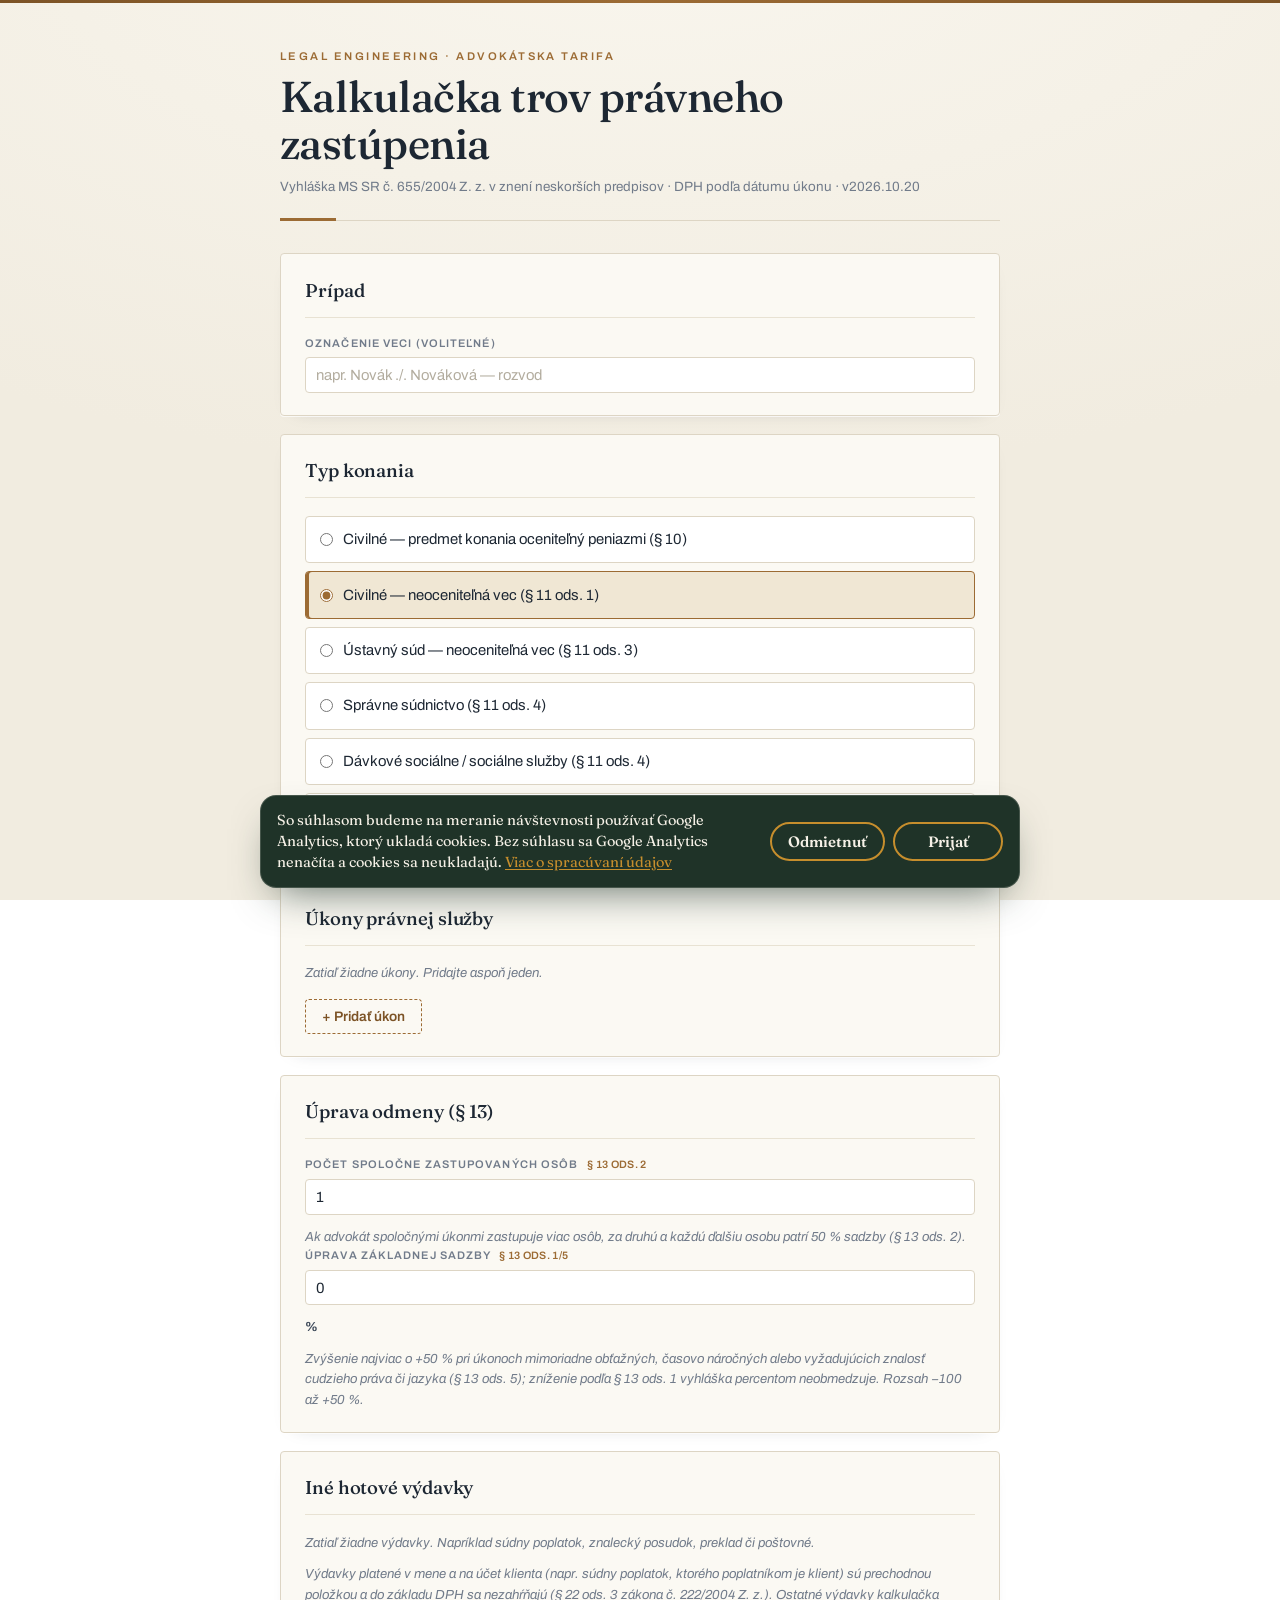
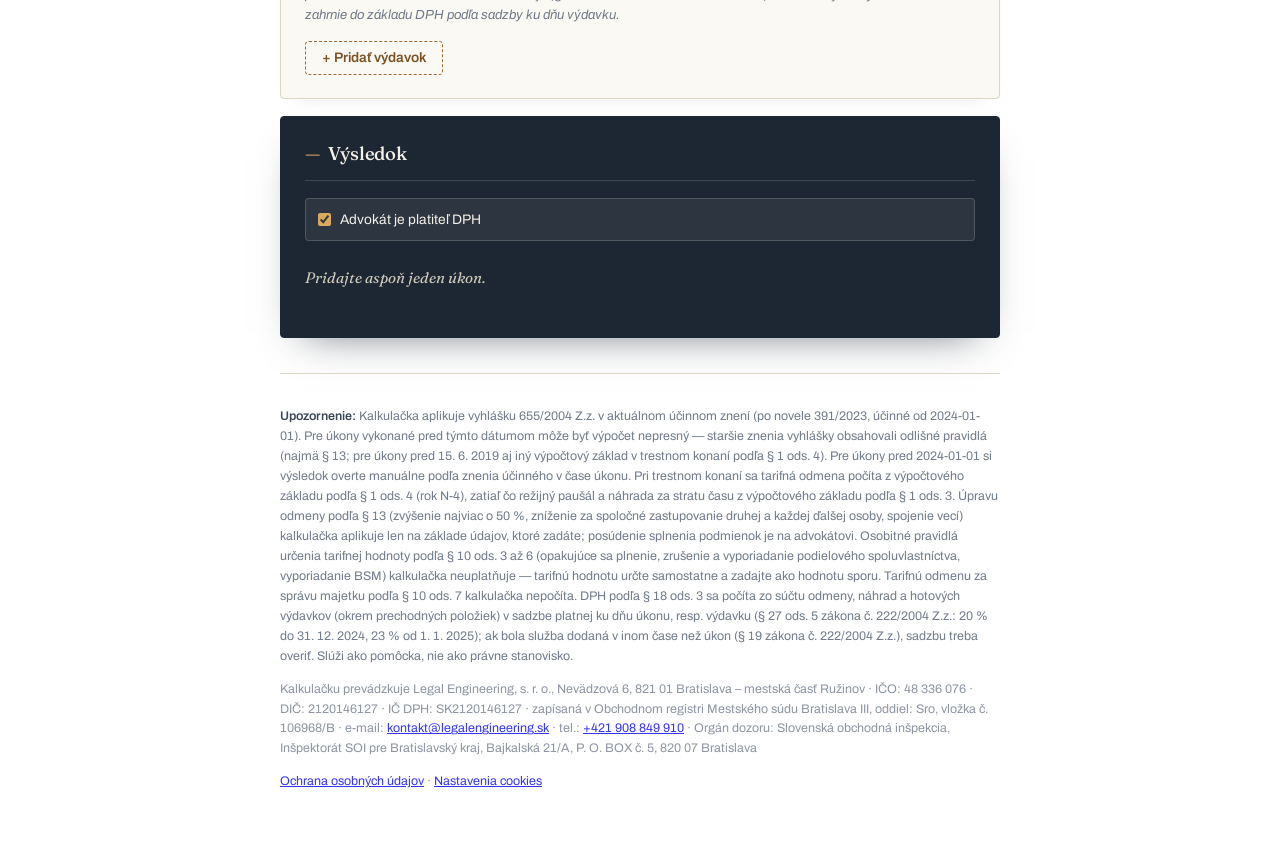
<file: trovy/index.html>
<!DOCTYPE html>
<html lang="sk">
<head>
  <meta charset="UTF-8">
  <meta name="viewport" content="width=device-width, initial-scale=1">
  <title>Kalkulačka trov právneho zastúpenia</title>
  <meta name="description" content="Kalkulačka trov právneho zastúpenia – vyhláška MS SR č. 655/2004 Z. z. v znení neskorších predpisov.">
  <link rel="canonical" href="https://legalengineering.sk/trovy/">
  <meta property="og:type" content="website">
  <meta property="og:locale" content="sk_SK">
  <meta property="og:site_name" content="Legal Engineering">
  <meta property="og:title" content="Kalkulačka trov právneho zastúpenia">
  <meta property="og:description" content="Kalkulačka trov právneho zastúpenia – vyhláška MS SR č. 655/2004 Z. z. v znení neskorších predpisov.">
  <meta property="og:url" content="https://legalengineering.sk/trovy/">
  <meta property="og:image" content="https://legalengineering.sk/assets/og/trovy.jpg">
  <meta property="og:image:width" content="1200">
  <meta property="og:image:height" content="630">
  <meta property="og:image:alt" content="Kalkulačka trov právneho zastúpenia">
  <meta name="twitter:card" content="summary_large_image">
  <meta name="twitter:image" content="https://legalengineering.sk/assets/og/trovy.jpg">
  <!-- Písma hosťované lokálne (OFL, licencie v /assets/fonts/) – žiadne požiadavky na Google Fonts. -->
  <link rel="stylesheet" href="/assets/fonts/archivo.css">
  <link rel="stylesheet" href="/assets/fonts/fraunces.css">
  <link rel="stylesheet" href="./style.css">
  <!-- PWA -->
  <link rel="manifest" href="./manifest.json">
  <meta name="theme-color" content="#7c5326">
  <link rel="apple-touch-icon" href="./icon.svg">
  <!-- Google Analytics 4 + Consent Mode v2 (prísny režim): všetko „denied“; gtag.js sa načíta až po kliknutí na „Prijať“ (/consent.js) -->
  <script>
  window.CONSENT_CFG={key:'le_consent_v1',ga:'G-J74DTLWPTE'};
  window.dataLayer=window.dataLayer||[];function gtag(){dataLayer.push(arguments);}
  gtag('consent','default',{ad_storage:'denied',ad_user_data:'denied',ad_personalization:'denied',analytics_storage:'denied',functionality_storage:'denied',personalization_storage:'denied',security_storage:'granted',wait_for_update:500});
  gtag('set','ads_data_redaction',true);
  try{if(localStorage.getItem(CONSENT_CFG.key)==='granted')gtag('consent','update',{analytics_storage:'granted'});}catch(e){}
  gtag('js',new Date());
  gtag('config','G-J74DTLWPTE',{allow_google_signals:false,allow_ad_personalization_signals:false});
  </script>
</head>
<body>
  <main id="app">
    <p class="loading">Načítavam kalkulačku…</p>
  </main>
  <script type="module" src="./app.js"></script>
  <div id="consentBar" class="cb" role="region" aria-label="Súhlas s analytickými cookies" hidden>
    <p>So súhlasom budeme na meranie návštevnosti používať Google Analytics, ktorý ukladá cookies. Bez súhlasu sa Google Analytics nenačíta a cookies sa neukladajú. <a href="/ochrana-osobnych-udajov/#cookies">Viac o spracúvaní údajov</a></p>
    <div class="cb-btns"><button type="button" data-c="denied">Odmietnuť</button><button type="button" data-c="granted">Prijať</button></div>
  </div>
  <script src="/consent.js"></script>
</body>
</html>
</file>
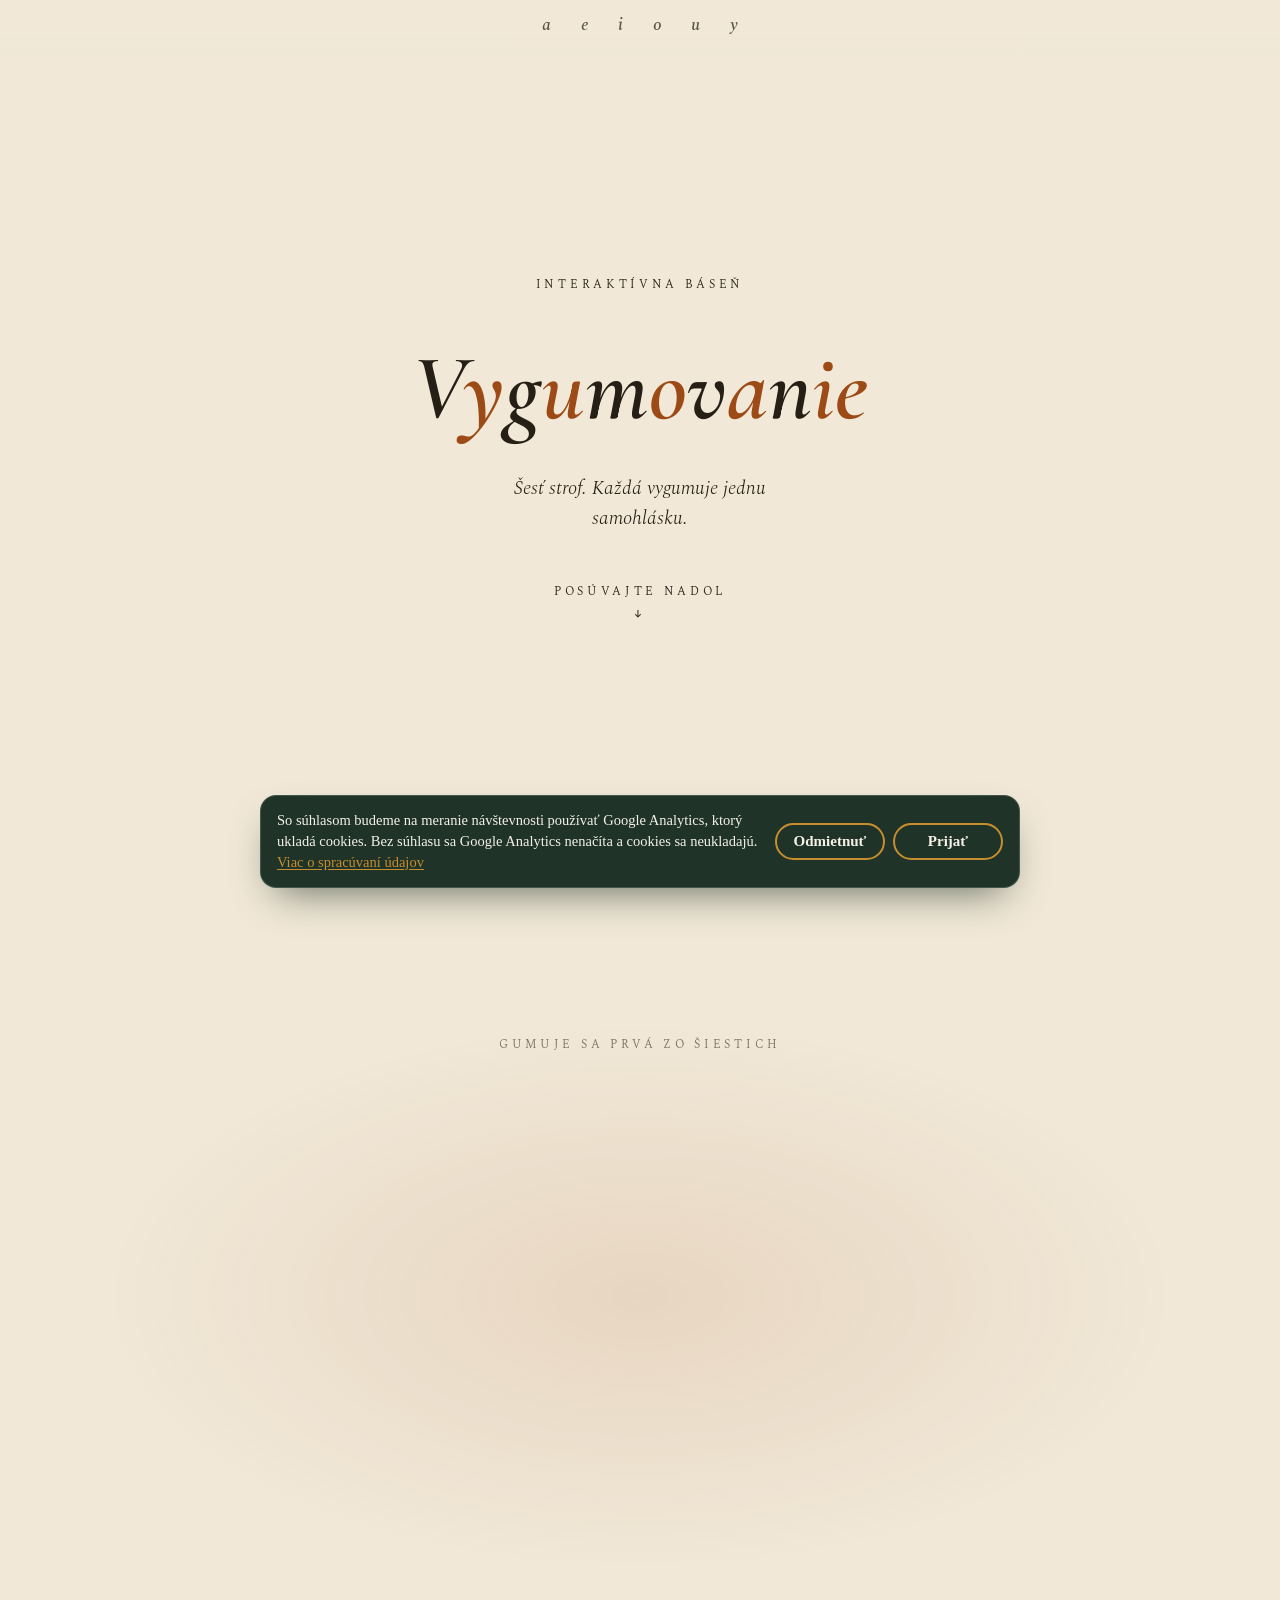
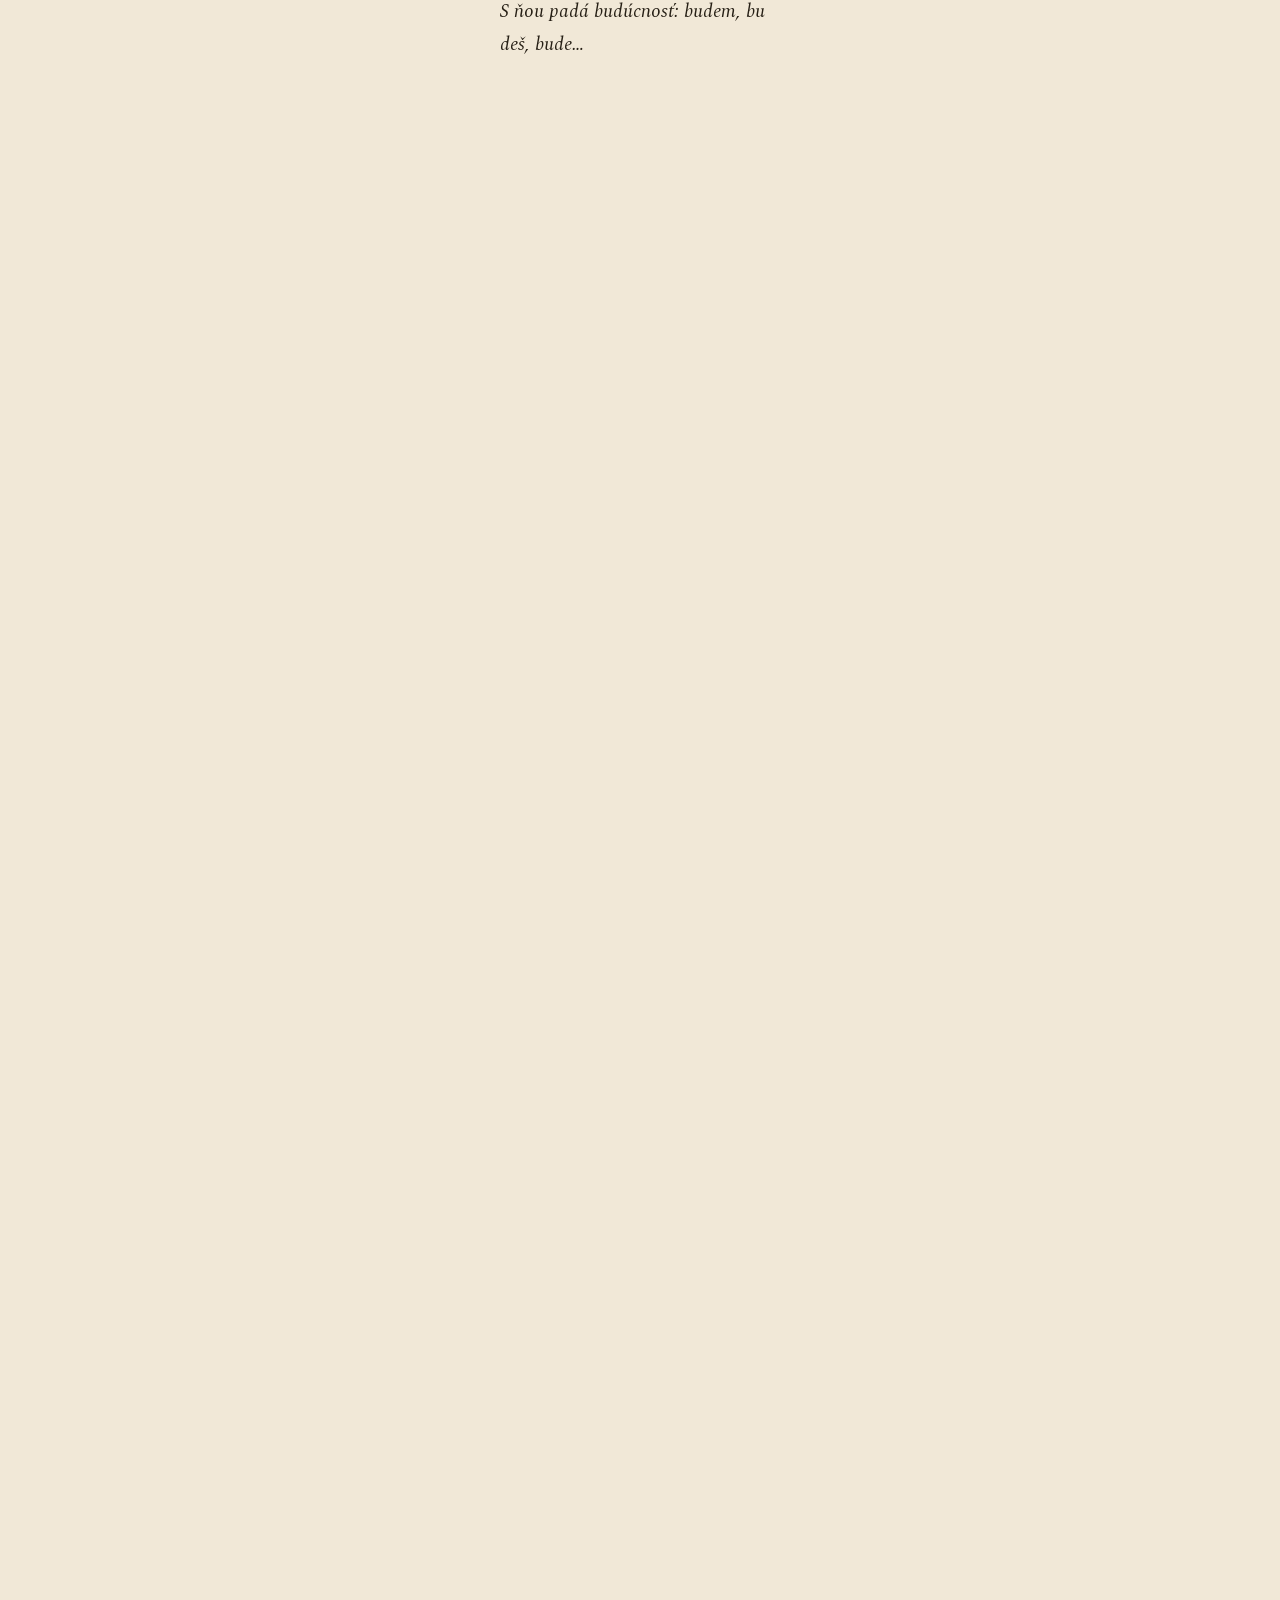
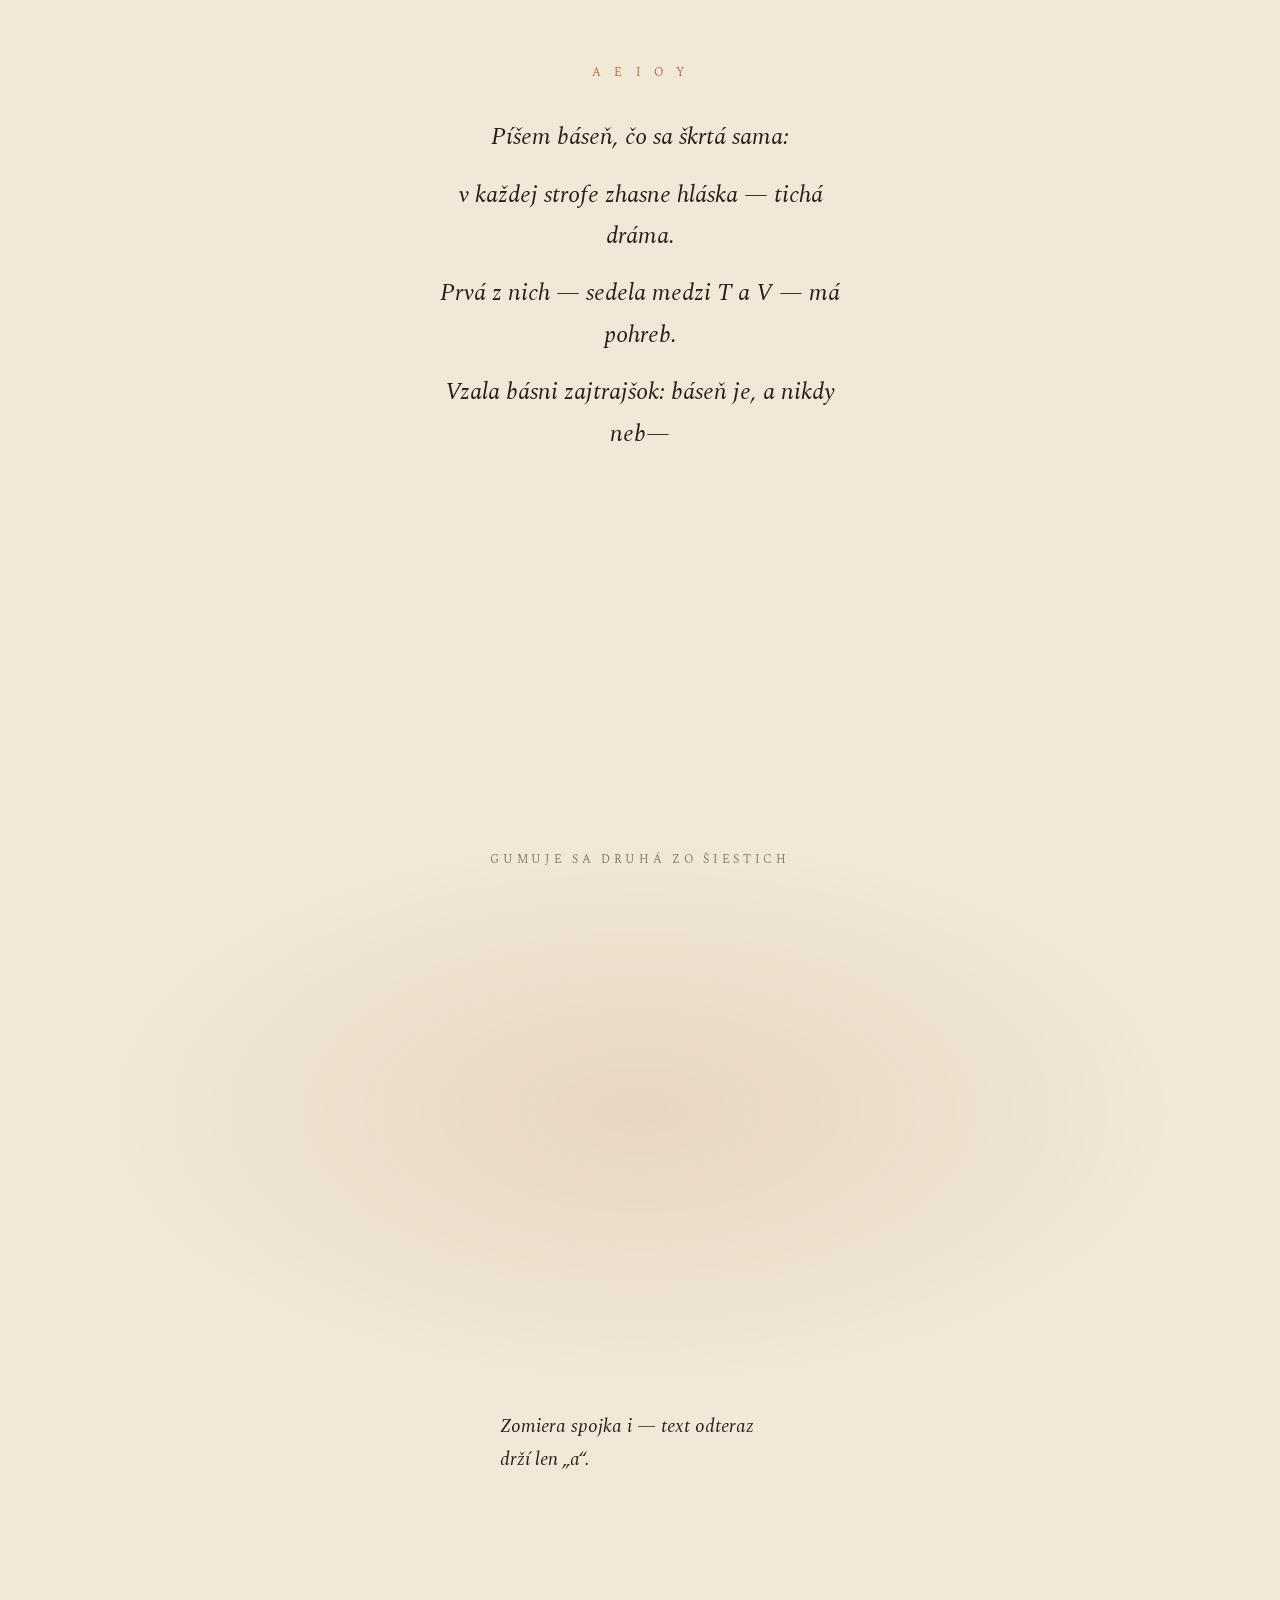
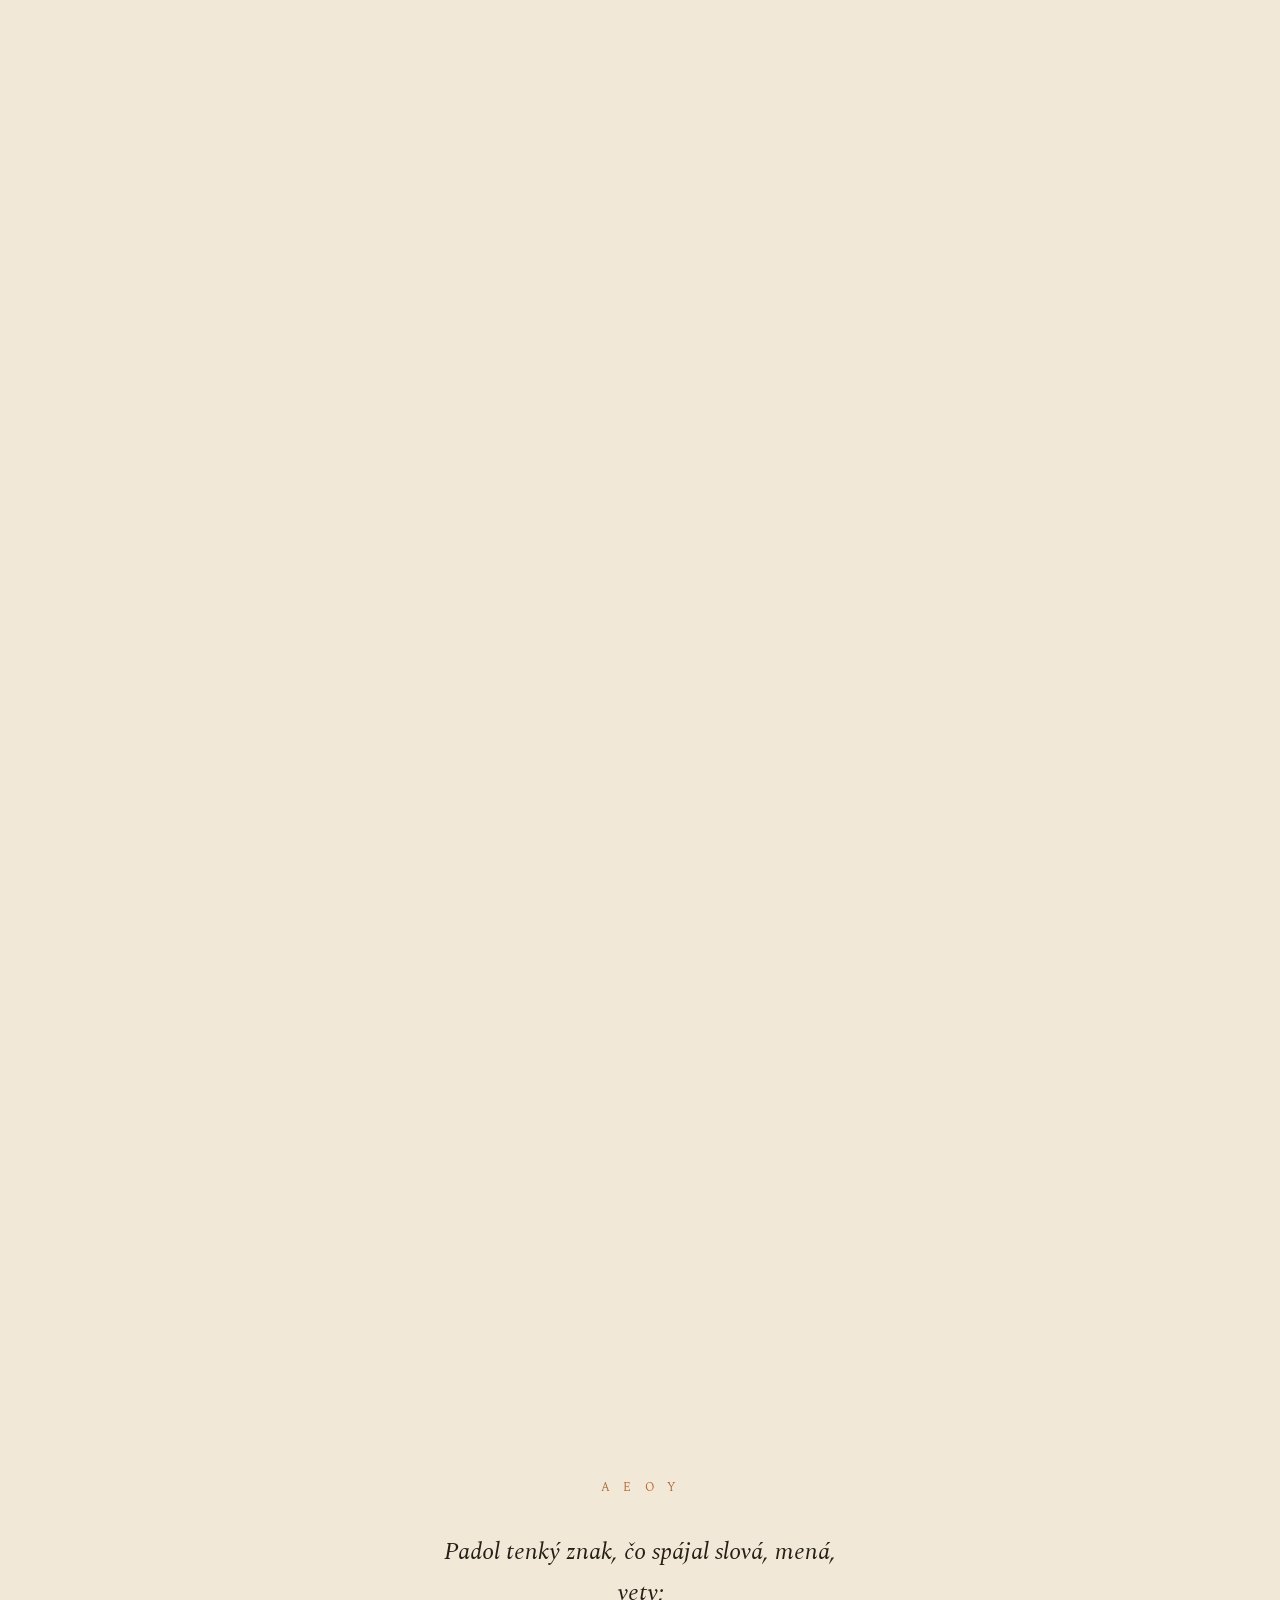
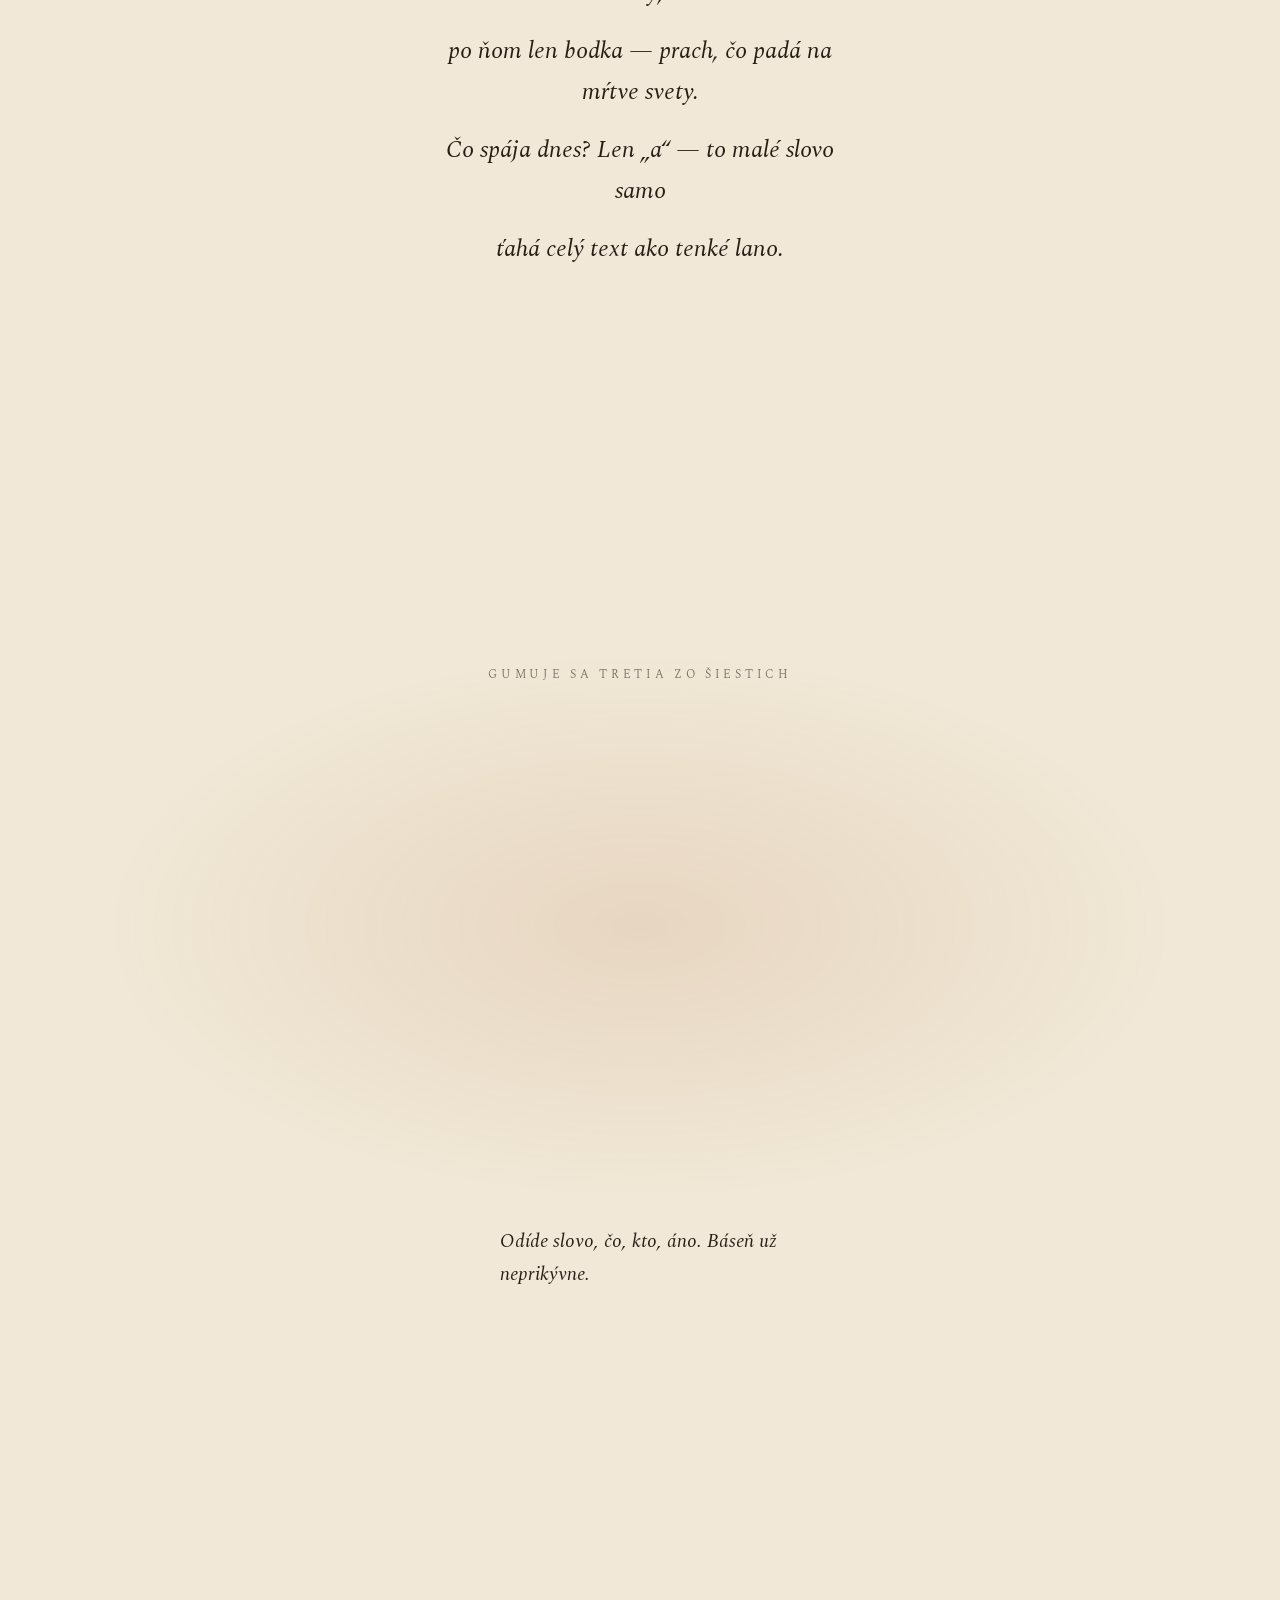
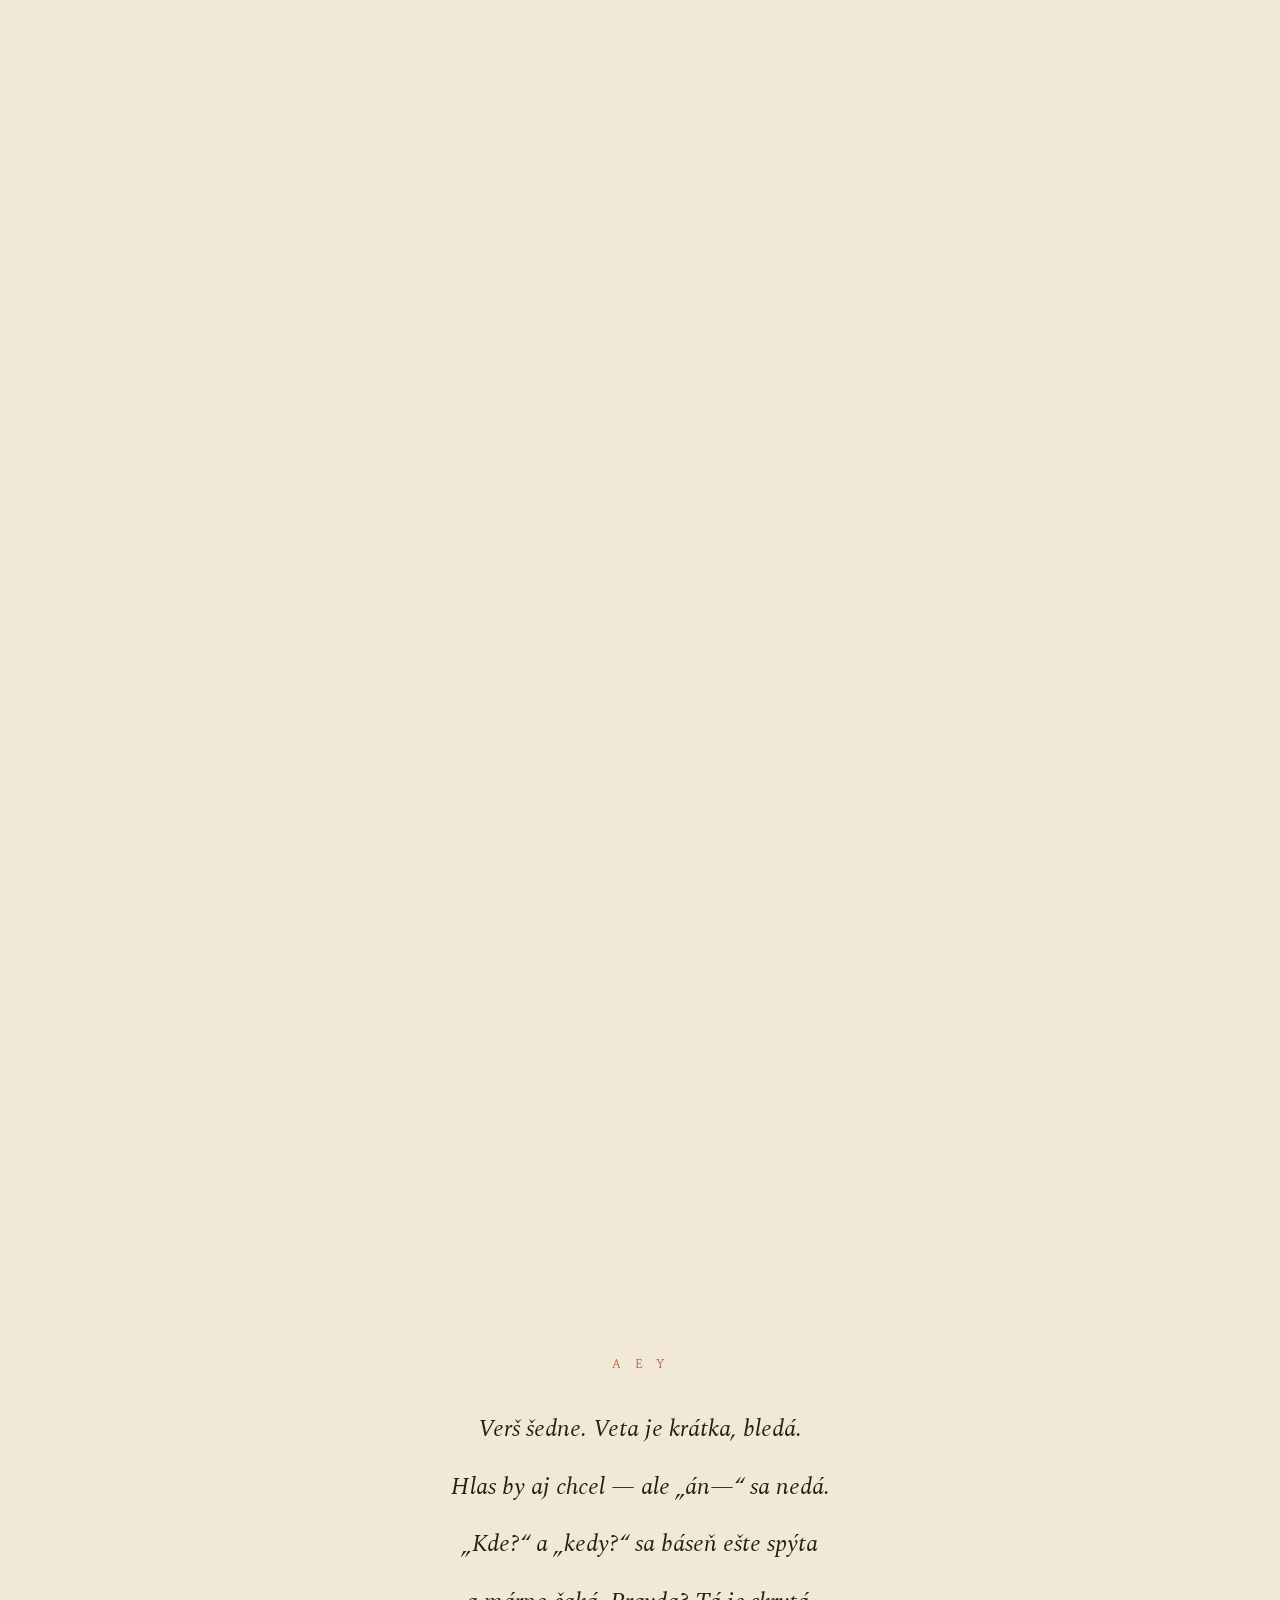
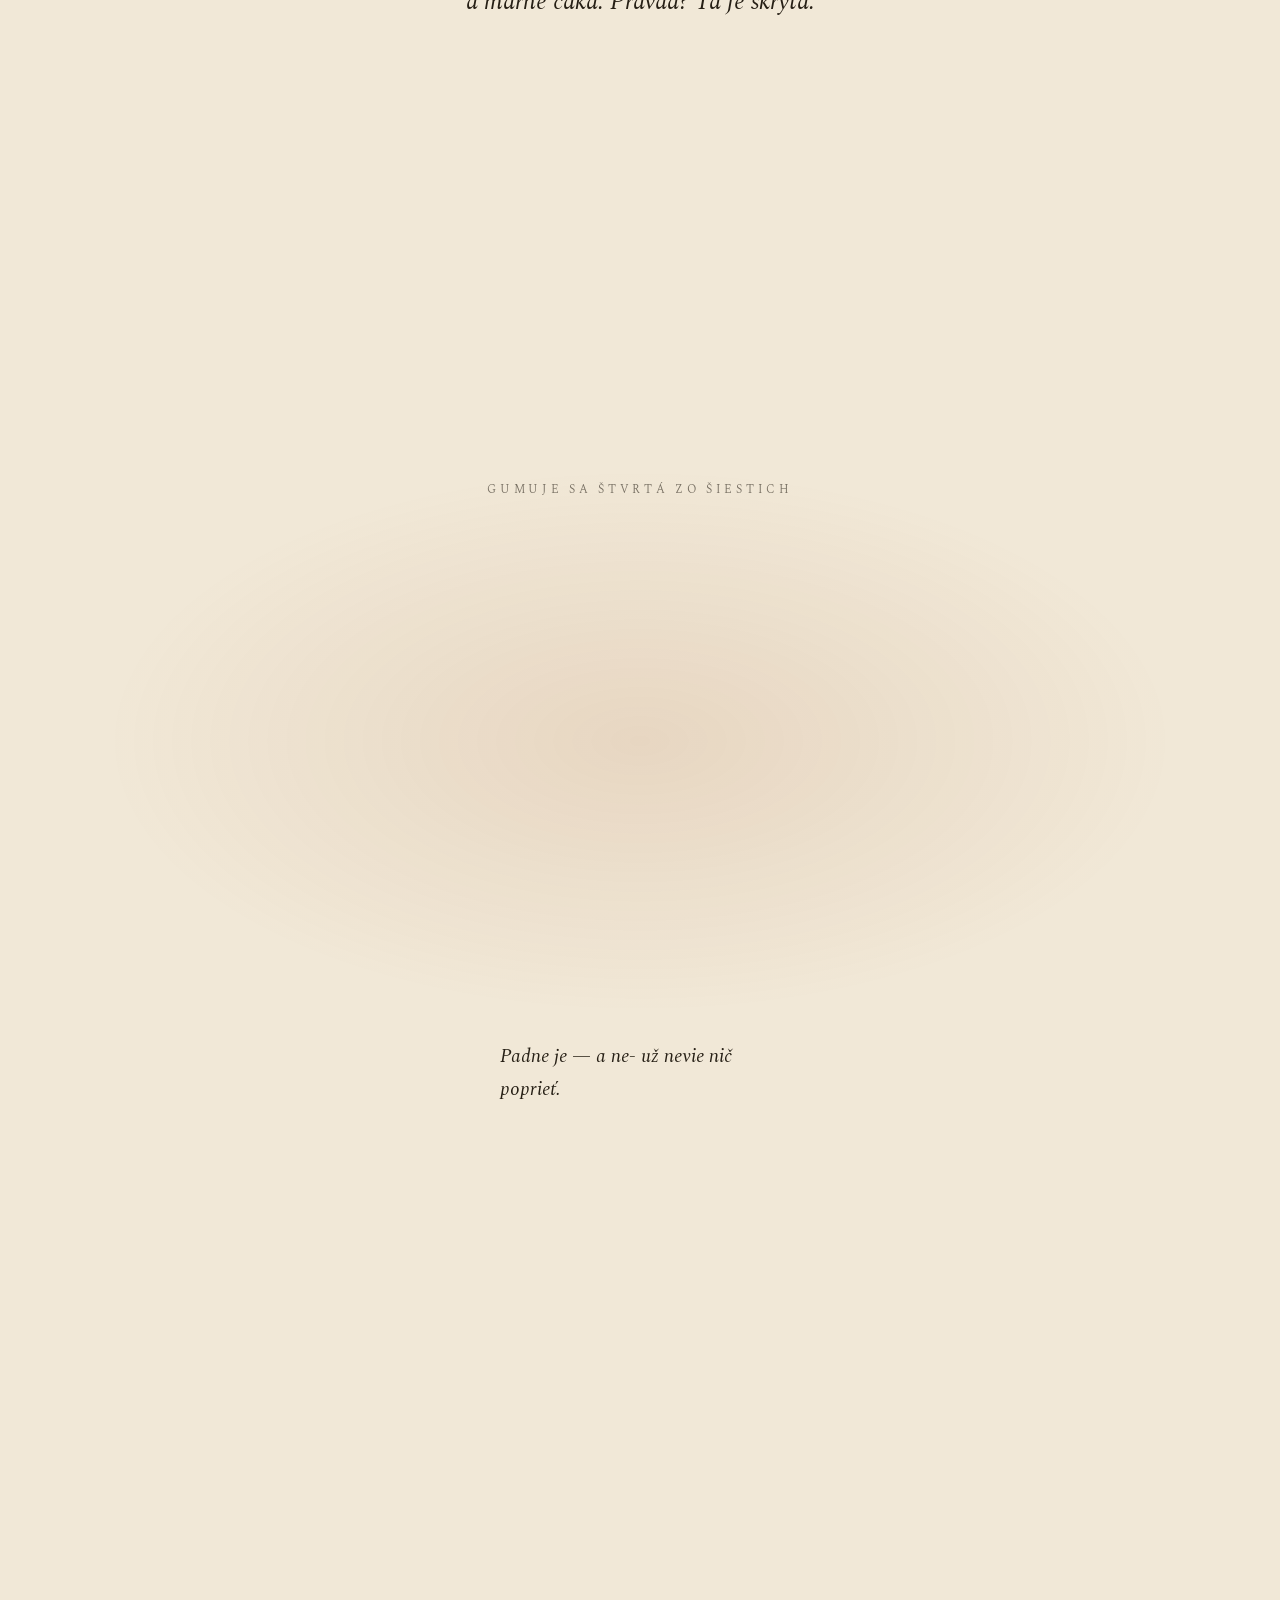
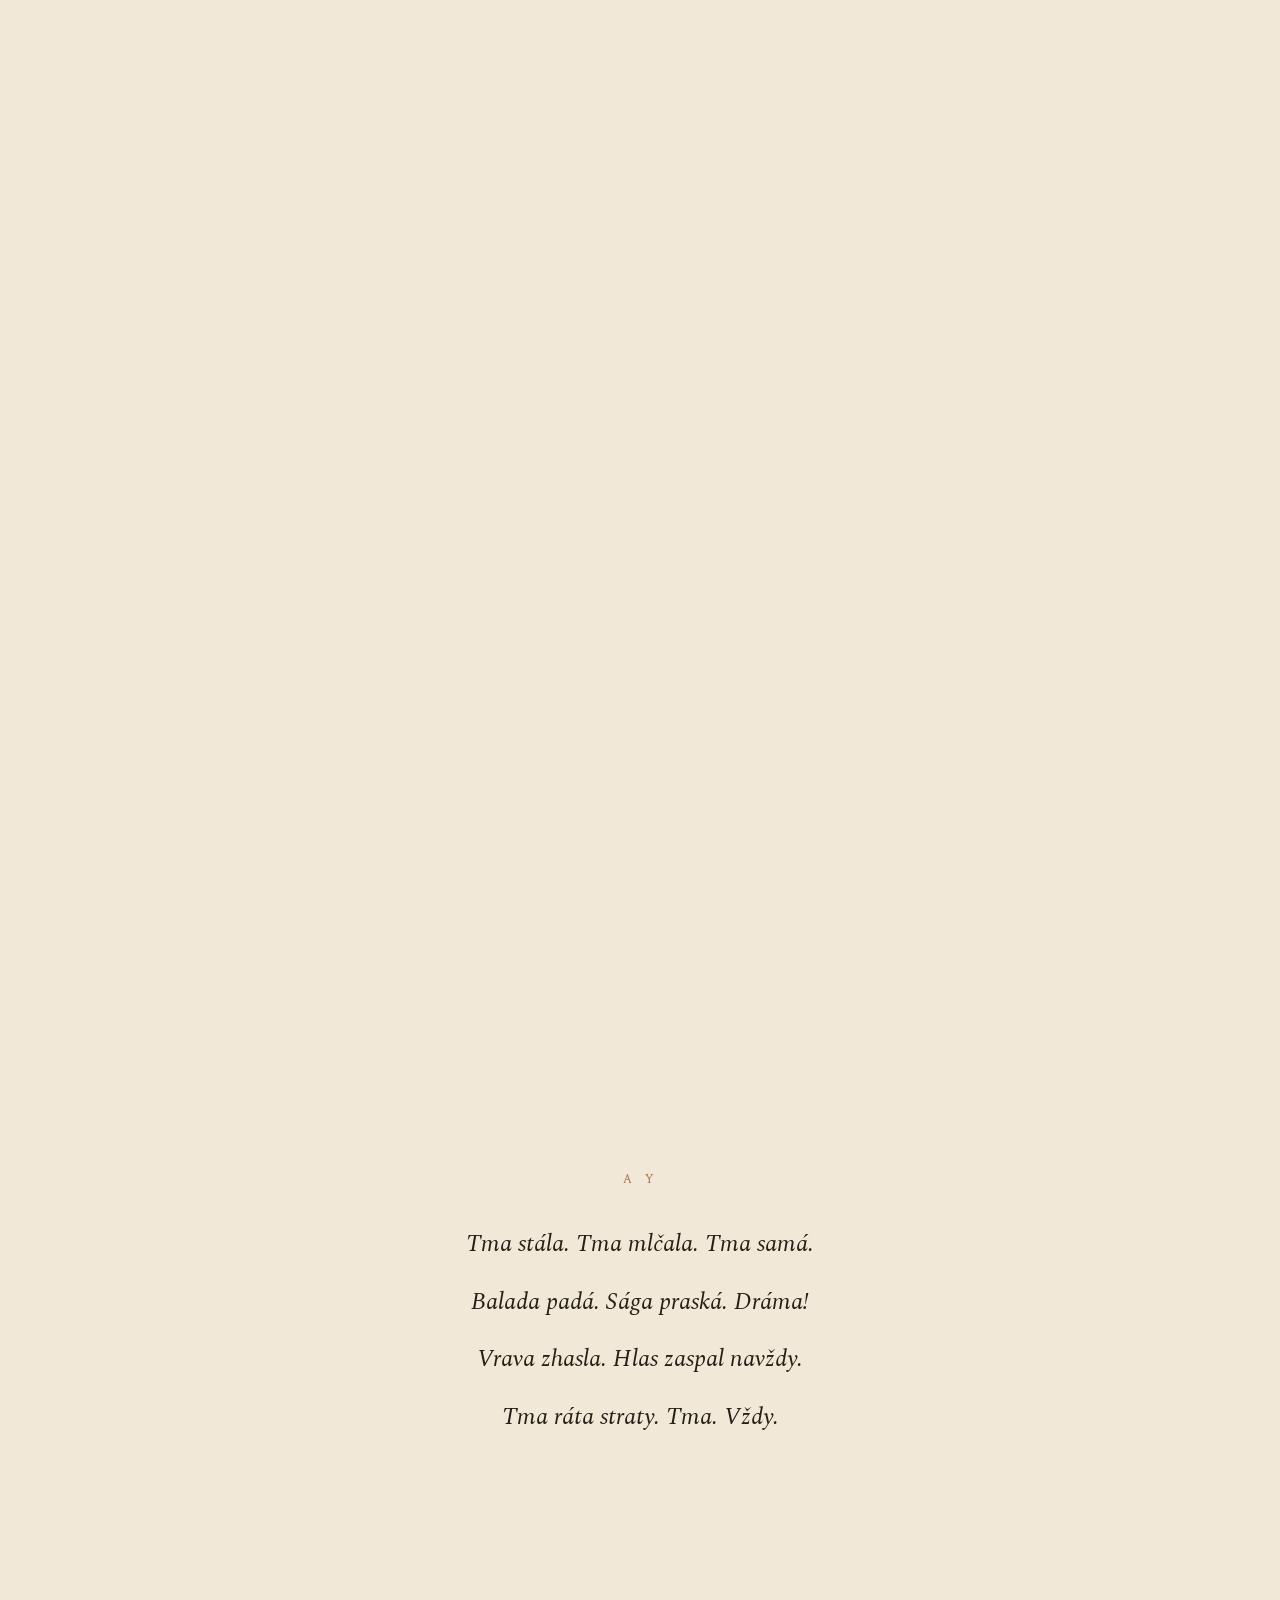
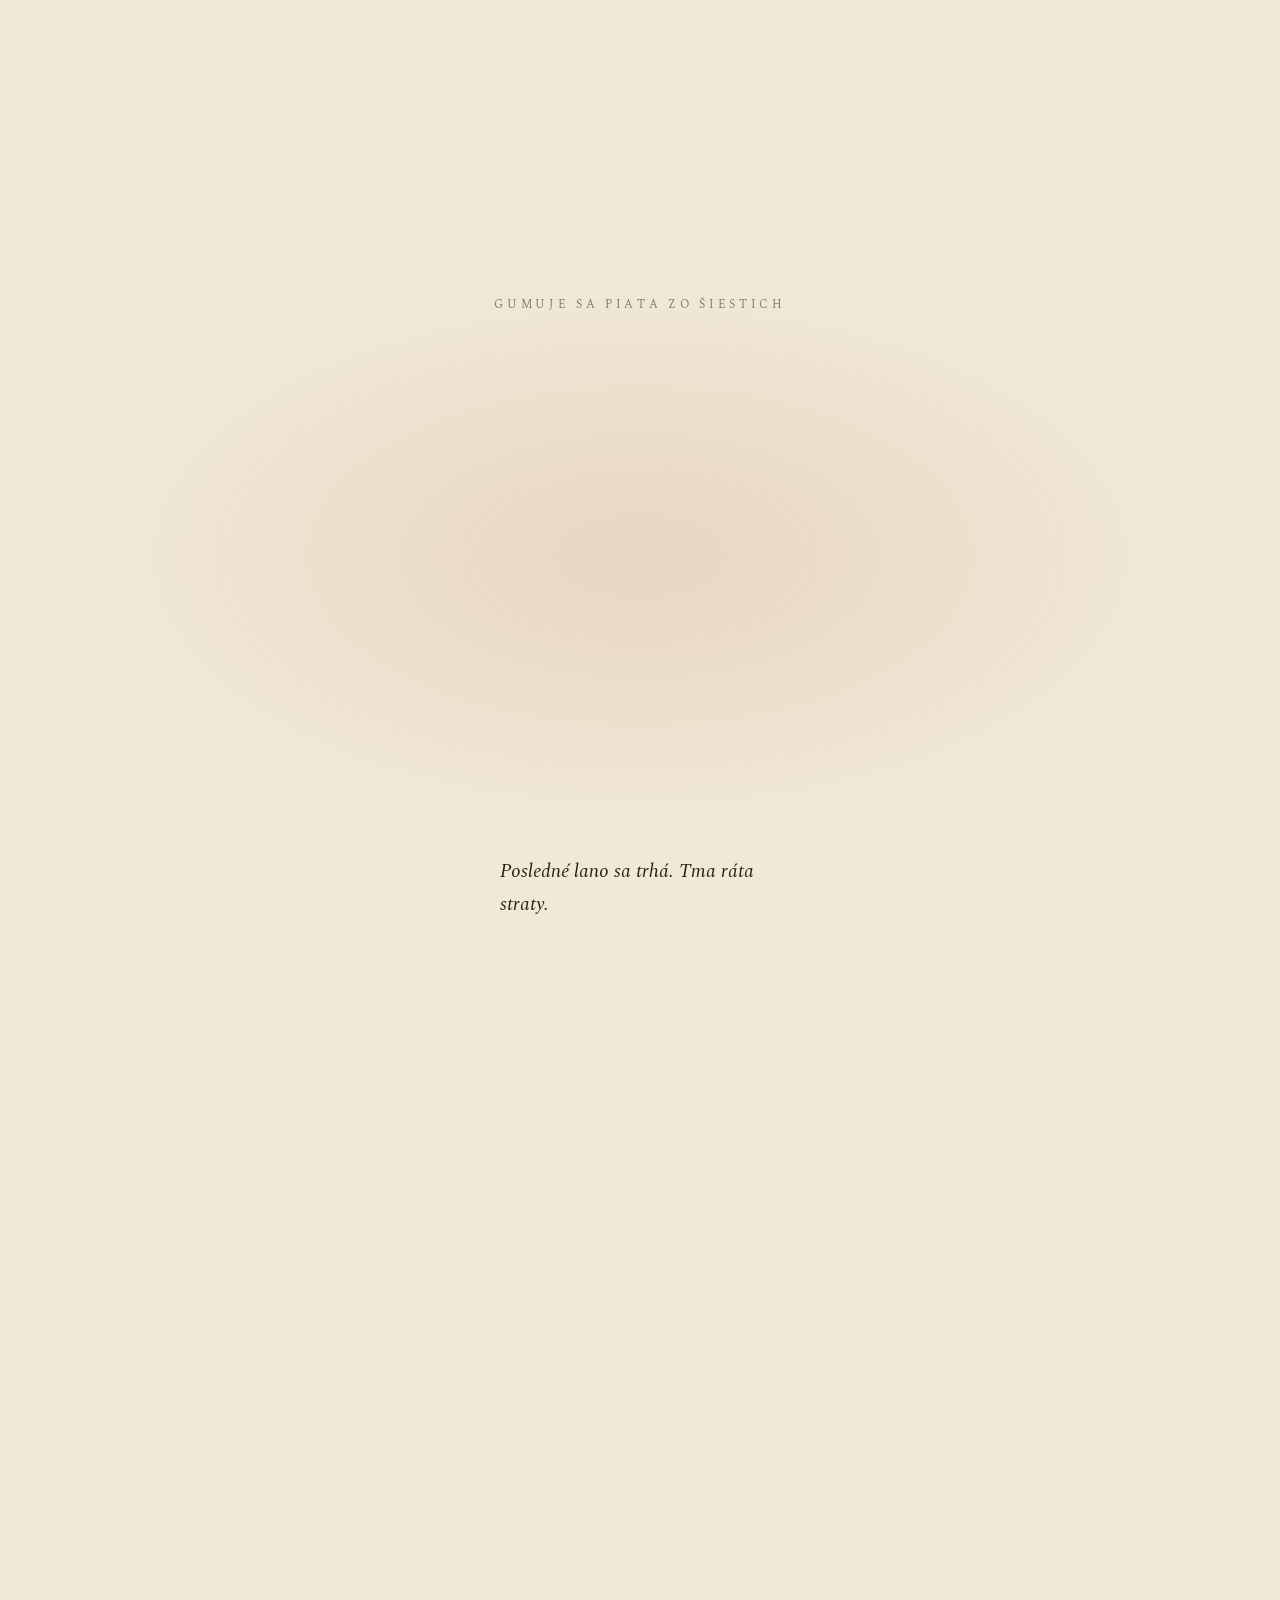
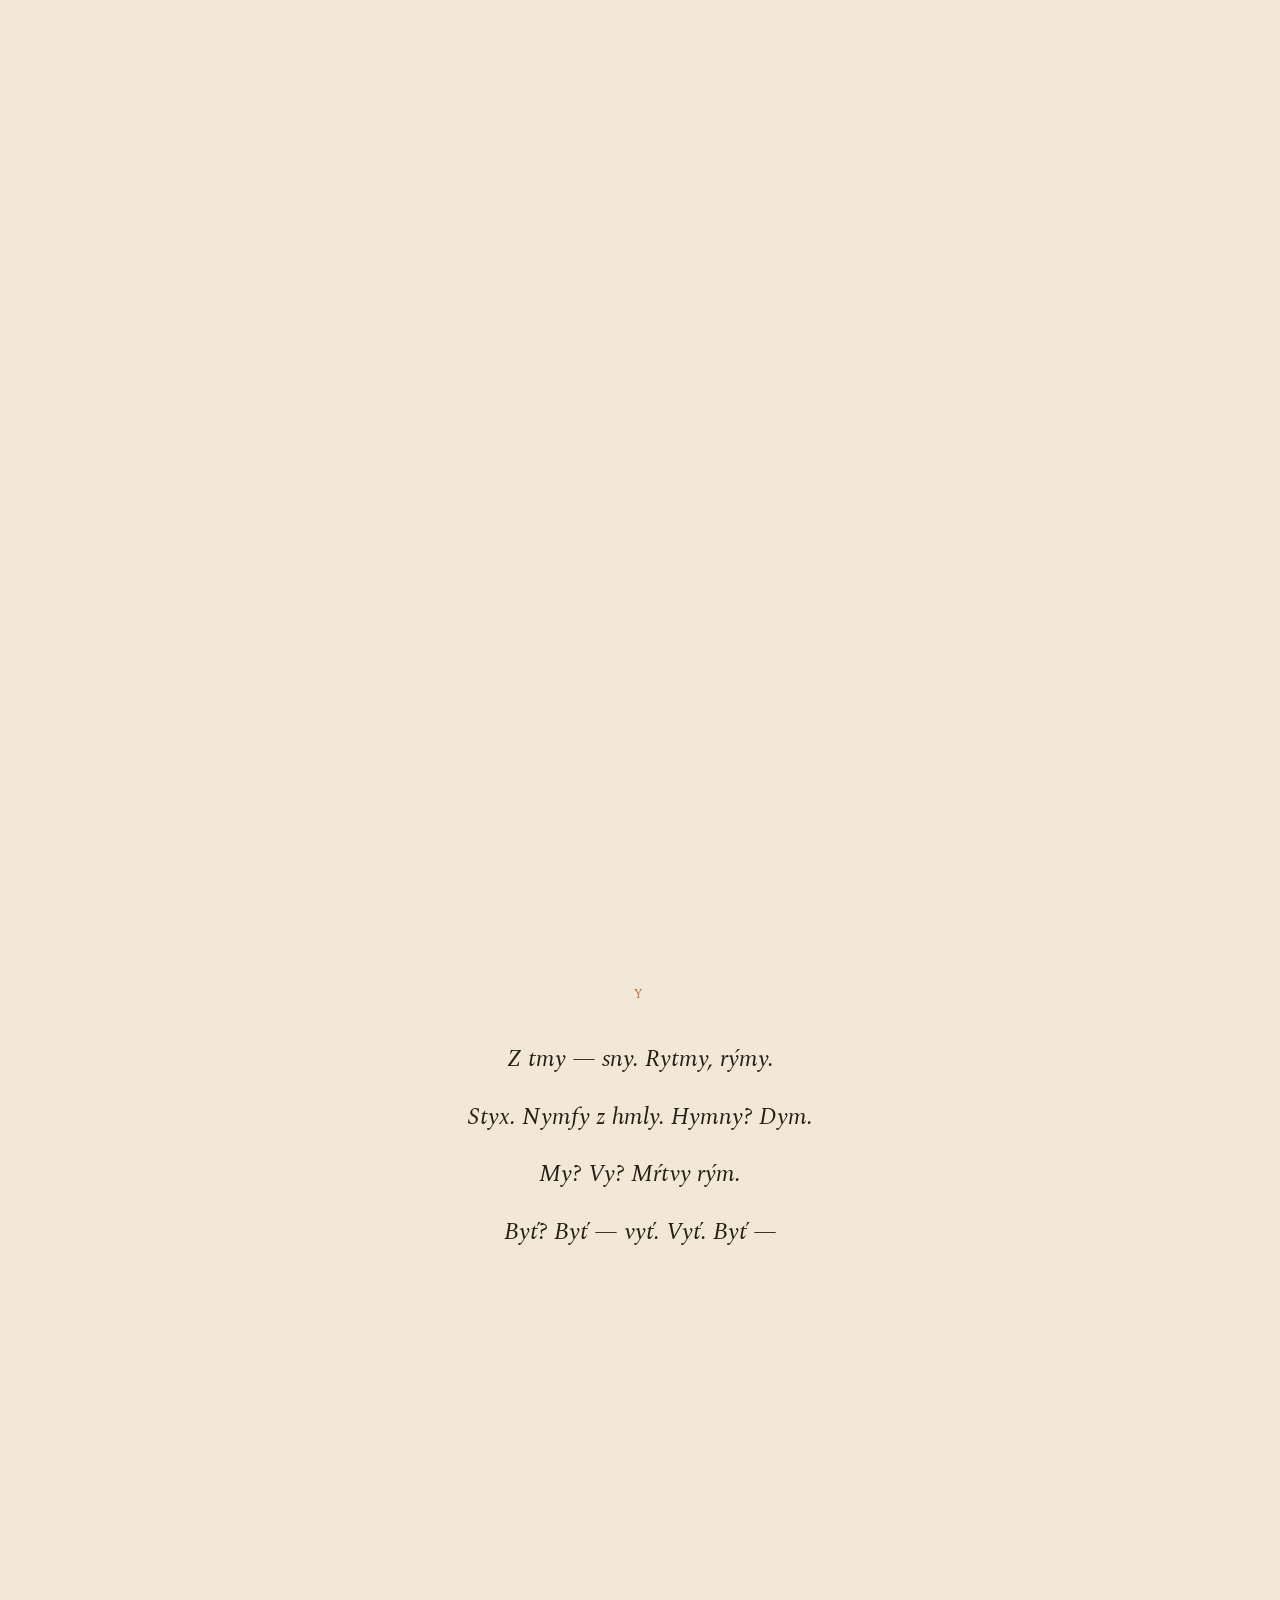
<file: vygumovanie/index.html>
<!doctype html>
<html lang="sk">
<head>
<meta charset="utf-8">
<meta name="viewport" content="width=device-width, initial-scale=1">
<title>Vygumovanie — báseň, ktorá stráca samohlásky</title>
<meta name="description" content="Interaktívna báseň. Šesť strof. Každá vygumuje jednu samohlásku.">
<link rel="canonical" href="https://legalengineering.sk/vygumovanie/">
<meta property="og:type" content="article">
<meta property="og:locale" content="sk_SK">
<meta property="og:site_name" content="Legal Engineering">
<meta property="og:title" content="Vygumovanie — báseň, ktorá stráca samohlásky">
<meta property="og:description" content="Interaktívna báseň. Šesť strof. Každá vygumuje jednu samohlásku.">
<meta property="og:url" content="https://legalengineering.sk/vygumovanie/">
<meta property="og:image" content="https://legalengineering.sk/assets/og/vygumovanie.jpg">
<meta property="og:image:width" content="1200">
<meta property="og:image:height" content="630">
<meta property="og:image:alt" content="Vygumovanie — báseň, ktorá stráca samohlásky">
<meta name="twitter:card" content="summary_large_image">
<meta name="twitter:image" content="https://legalengineering.sk/assets/og/vygumovanie.jpg">
<link rel="stylesheet" href="/assets/fonts/cormorant-garamond.css">
<link rel="stylesheet" href="/assets/fonts/spectral.css">
<style>
  :root{
    --acc:#9c4a16;
  }
  /* Svetlo zhasína spolu so samohláskami: papier → súmrak → tma */
  body[data-stage="0"]{ --bg:#f1e8d7; --ink:#261f15; --acc:#9c4a16; }
  body[data-stage="1"]{ --bg:#e6d9c1; --ink:#281f14; --acc:#9c4a16; }
  body[data-stage="2"]{ --bg:#cdbb9b; --ink:#2a2013; --acc:#8d3f10; }
  body[data-stage="3"]{ --bg:#6a5d49; --ink:#f4ecdc; --acc:#e8a763; }
  body[data-stage="4"]{ --bg:#3a3329; --ink:#ebe3d2; --acc:#dd9a55; }
  body[data-stage="5"]{ --bg:#181613; --ink:#dcd4c3; --acc:#d59450; }
  body[data-stage="6"]{ --bg:#060606; --ink:#c7c0b1; --acc:#cf8f4c; }

  *{ margin:0; padding:0; box-sizing:border-box; }
  html{ scroll-behavior:smooth; }
  body{
    background-color:var(--bg);
    color:var(--ink);
    font-family:'Spectral', Georgia, serif;
    transition: background-color 1.1s ease, color 1.1s ease;
    overflow-x:hidden;
  }
  ::selection{ background:var(--acc); color:var(--bg); }

  /* ── lišta samohlások ─────────────────────────── */
  .tracker{
    position:fixed; top:0; left:0; right:0; z-index:50;
    display:flex; justify-content:center; align-items:center;
    gap:clamp(.85rem, 4.5vw, 1.6rem);
    padding:.85rem 0 1.1rem;
    background:linear-gradient(to bottom, var(--bg) 35%, transparent);
    transition: background 1.1s ease;
  }
  .tracker button{
    appearance:none; border:0; background:none; cursor:pointer;
    font:italic 500 clamp(.9rem,3.4vw,1.05rem)/1 'Spectral', serif;
    color:var(--ink); opacity:.75;
    position:relative; padding:.2em .12em;
    transition: color 1.1s ease, opacity .5s ease;
  }
  .tracker button::after{
    content:''; position:absolute; left:-6%; right:-6%; top:54%; height:1.5px;
    background:var(--acc);
    transform:scaleX(0); transform-origin:left center;
    transition: transform .45s ease, background-color 1.1s ease;
  }
  .tracker button.dead{ opacity:.32; }
  .tracker button.dead::after{ transform:scaleX(1); }
  .tracker button:focus-visible{ outline:2px solid var(--acc); outline-offset:3px; border-radius:2px; }

  /* ── spoločné pre obrazovky ───────────────────── */
  .screen{
    min-height:100vh; min-height:100svh;
    display:flex; flex-direction:column;
    justify-content:center; align-items:center; text-align:center;
    padding:6.5rem 1.4rem;
  }

  /* ── úvod ─────────────────────────────────────── */
  .overline, .ord, .hint, .vlabel{
    font:300 .72rem/1 'Spectral', serif;
    letter-spacing:.32em; text-transform:uppercase;
    transition: color 1.1s ease;
  }
  .overline{ opacity:.6; }
  .hero h1{
    font:italic 600 clamp(2.4rem, 13.5vw, 5.8rem)/1.12 'Cormorant Garamond', Georgia, serif;
    margin:.5em 0 .35em; white-space:nowrap;
  }
  .hero h1 .vow{ color:var(--acc); transition: color 1.1s ease; }
  .hero .sub{
    font:italic 300 clamp(1rem, 3.9vw, 1.2rem)/1.6 'Spectral', serif;
    opacity:.78; max-width:26ch;
  }
  .hint{ margin-top:3.2rem; opacity:.55; }
  .hint b{ display:block; font-weight:400; margin-top:.7rem; animation:bob 1.7s ease-in-out infinite; }
  @keyframes bob{ 50%{ transform:translateY(7px); } }
  .hero > *{ opacity:0; animation:rise 1s ease both; }
  .hero > *:nth-child(1){ animation-delay:.1s }
  .hero > *:nth-child(2){ animation-delay:.3s }
  .hero > *:nth-child(3){ animation-delay:.55s }
  .hero > *:nth-child(4){ animation-delay:1s }
  @keyframes rise{ from{ opacity:0; transform:translateY(16px); } to{ opacity:1; transform:none; } }

  /* ── vygumovanie samohlásky ───────────────────── */
  .death{ height:235vh; height:235svh; position:relative; }
  .stick{
    position:sticky; top:0;
    height:100vh; height:100svh;
    display:flex; flex-direction:column;
    justify-content:center; align-items:center;
    gap:clamp(.7rem, 2.4vh, 1.3rem);
    overflow:hidden; padding:0 1.4rem;
  }
  .stick::before{
    content:''; position:absolute; inset:0; pointer-events:none;
    background:radial-gradient(58% 42% at 50% 44%,
      color-mix(in srgb, var(--acc) 11%, transparent), transparent 72%);
    transition: background 1.1s ease;
  }
  .ord{ opacity:.6; }
  .rub{ position:relative; }
  .rub canvas{ display:block; }
  .cap{
    font:italic 400 clamp(.98rem, 4vw, 1.18rem)/1.7 'Spectral', serif;
    max-width:28ch; position:relative; z-index:1;
  }
  .cap .dy{
    position:relative; white-space:pre;
    opacity:calc(1 - .6 * clamp(0, calc((var(--p, 0) - .28)/.34), 1));
  }
  .cap .dy::after{
    content:''; position:absolute; left:-.05em; right:-.05em; top:56%; height:.07em;
    background:var(--acc);
    transform:scaleX(clamp(0, calc((var(--p, 0) - .28)/.34), 1));
    transform-origin:left center;
  }

  /* ── strofy ───────────────────────────────────── */
  .vlabel{ color:var(--acc); margin-bottom:1.9rem; opacity:0; transition:opacity .9s ease .05s, color 1.1s ease; }
  .stanza .line{
    font:italic 400 clamp(1.06rem, 4.5vw, 1.5rem)/1.72 'Spectral', serif;
    max-width:34ch; margin:.34em 0;
    opacity:0; transform:translateY(14px);
    transition:opacity .95s ease, transform .95s ease, color 1.1s ease;
  }
  .stanza.on .vlabel{ opacity:.85; }
  .stanza.on .line{ opacity:1; transform:none; }
  .stanza .line:nth-child(2){ transition-delay:.1s }
  .stanza .line:nth-child(3){ transition-delay:.26s }
  .stanza .line:nth-child(4){ transition-delay:.42s }
  .stanza .line:nth-child(5){ transition-delay:.58s }
  .stanza.fin .line{ font-style:normal; letter-spacing:.04em; }

  /* ── kolofón ──────────────────────────────────── */
  .kolofon{ padding:22vh 1.5rem 16vh; display:flex; flex-direction:column; align-items:center; }
  .kolofon .inner{ max-width:33rem; }
  .kolofon h2{
    font:300 .75rem/1 'Spectral', serif; letter-spacing:.4em; text-transform:uppercase;
    opacity:.55; text-align:center; margin-bottom:2.4rem;
  }
  .kolofon p{
    font:300 clamp(.95rem, 3.7vw, 1.05rem)/1.85 'Spectral', serif;
    opacity:.88; margin:1.05em 0; text-align:left;
  }
  .kolofon em{ font-style:italic; color:var(--acc); transition:color 1.1s ease; }
  .kolofon .op{
    margin-top:4.5rem; text-align:center;
    font:300 .7rem/1.6 'Spectral', serif; letter-spacing:.06em;
    opacity:.62;
  }
  .kolofon .op a{ color:inherit; text-decoration:underline; text-underline-offset:.2em; text-decoration-thickness:1px; }
  .kolofon .op a:hover{ text-decoration-thickness:2px; }

  @media (prefers-reduced-motion: reduce){
    html{ scroll-behavior:auto; }
    .stanza .line, .stanza .vlabel{ transition:none; transform:none; opacity:1; }
    .stanza .vlabel{ opacity:.85; }
    .hero > *{ animation:none; opacity:1; }
    .hint b{ animation:none; }
  }
</style>
  <!-- Google Analytics 4 + Consent Mode v2 (prísny režim): všetko „denied“; gtag.js sa načíta až po kliknutí na „Prijať“ (/consent.js) -->
  <script>
  window.CONSENT_CFG={key:'le_consent_v1',ga:'G-J74DTLWPTE'};
  window.dataLayer=window.dataLayer||[];function gtag(){dataLayer.push(arguments);}
  gtag('consent','default',{ad_storage:'denied',ad_user_data:'denied',ad_personalization:'denied',analytics_storage:'denied',functionality_storage:'denied',personalization_storage:'denied',security_storage:'granted',wait_for_update:500});
  gtag('set','ads_data_redaction',true);
  try{if(localStorage.getItem(CONSENT_CFG.key)==='granted')gtag('consent','update',{analytics_storage:'granted'});}catch(e){}
  gtag('js',new Date());
  gtag('config','G-J74DTLWPTE',{allow_google_signals:false,allow_ad_personalization_signals:false});
  </script>
</head>
<body data-stage="0">

<nav class="tracker" aria-label="Stav samohlások">
  <button data-v="a">a</button>
  <button data-v="e">e</button>
  <button data-v="i">i</button>
  <button data-v="o">o</button>
  <button data-v="u">u</button>
  <button data-v="y">y</button>
</nav>

<header class="screen hero">
  <p class="overline">interaktívna báseň</p>
  <h1>V<span class="vow">y</span>g<span class="vow">u</span>m<span class="vow">o</span>v<span class="vow">a</span>n<span class="vow">i</span><span class="vow">e</span></h1>
  <p class="sub">Šesť strof. Každá vygumuje jednu samohlásku.</p>
  <p class="hint">posúvajte nadol<b>↓</b></p>
</header>

<!-- gumuje sa U -->
<section class="death"><div class="stick">
  <p class="ord"></p>
  <div class="rub"><canvas aria-hidden="true"></canvas></div>
  <p class="cap"></p>
</div></section>

<section class="screen stanza">
  <p class="vlabel">a&ensp;e&ensp;i&ensp;o&ensp;y</p>
  <p class="line">Píšem báseň, čo sa škrtá sama:</p>
  <p class="line">v každej strofe zhasne hláska — tichá dráma.</p>
  <p class="line">Prvá z nich — sedela medzi T a V — má pohreb.</p>
  <p class="line">Vzala básni zajtrajšok: báseň je, a nikdy neb—</p>
</section>

<!-- gumuje sa I -->
<section class="death"><div class="stick">
  <p class="ord"></p>
  <div class="rub"><canvas aria-hidden="true"></canvas></div>
  <p class="cap"></p>
</div></section>

<section class="screen stanza">
  <p class="vlabel">a&ensp;e&ensp;o&ensp;y</p>
  <p class="line">Padol tenký znak, čo spájal slová, mená, vety;</p>
  <p class="line">po ňom len bodka — prach, čo padá na mŕtve svety.</p>
  <p class="line">Čo spája dnes? Len „a“ — to malé slovo samo</p>
  <p class="line">ťahá celý text ako tenké lano.</p>
</section>

<!-- gumuje sa O -->
<section class="death"><div class="stick">
  <p class="ord"></p>
  <div class="rub"><canvas aria-hidden="true"></canvas></div>
  <p class="cap"></p>
</div></section>

<section class="screen stanza">
  <p class="vlabel">a&ensp;e&ensp;y</p>
  <p class="line">Verš šedne. Veta je krátka, bledá.</p>
  <p class="line">Hlas by aj chcel — ale „án—“ sa nedá.</p>
  <p class="line">„Kde?“ a „kedy?“ sa báseň ešte spýta</p>
  <p class="line">a márne čaká. Pravda? Tá je skrytá.</p>
</section>

<!-- gumuje sa E -->
<section class="death"><div class="stick">
  <p class="ord"></p>
  <div class="rub"><canvas aria-hidden="true"></canvas></div>
  <p class="cap"></p>
</div></section>

<section class="screen stanza">
  <p class="vlabel">a&ensp;y</p>
  <p class="line">Tma stála. Tma mlčala. Tma samá.</p>
  <p class="line">Balada padá. Sága praská. Dráma!</p>
  <p class="line">Vrava zhasla. Hlas zaspal navždy.</p>
  <p class="line">Tma ráta straty. Tma. Vždy.</p>
</section>

<!-- gumuje sa A -->
<section class="death"><div class="stick">
  <p class="ord"></p>
  <div class="rub"><canvas aria-hidden="true"></canvas></div>
  <p class="cap"></p>
</div></section>

<section class="screen stanza">
  <p class="vlabel">y</p>
  <p class="line">Z tmy — sny. Rytmy, rýmy.</p>
  <p class="line">Styx. Nymfy z hmly. Hymny? Dym.</p>
  <p class="line">My? Vy? Mŕtvy rým.</p>
  <p class="line">Byť? Byť — vyť. Vyť. Byť —</p>
</section>

<!-- gumuje sa Y -->
<section class="death"><div class="stick">
  <p class="ord"></p>
  <div class="rub"><canvas aria-hidden="true"></canvas></div>
  <p class="cap"></p>
</div></section>

<section class="screen stanza fin">
  <p class="vlabel">—</p>
  <p class="line">Strč prst skrz krk.</p>
  <p class="line">Chrt? Krt? Vlk! Grr — vrč, mlč.</p>
  <p class="line">Tŕň, hrsť, krv. Drž. Drž!</p>
  <p class="line">Smrť? Škrt. Pst… chrr… chrr…</p>
</section>

<section class="kolofon">
  <div class="inner">
    <h2>Kolofón</h2>
    <p>Názov <em>Vygumovanie</em> pomenúva presne to, čo báseň urobí — a sám obsahuje všetkých šesť samohlások, každú presne raz. Začína sa pritom tou, ktorá vydrží najdlhšie.</p>
    <p>Ráta sa graficky: dĺžeň nikoho nezachráni (<em>á</em> zomiera s <em>a</em>), dvojhlásky <em>ia, ie, iu</em> padajú spolu s <em>i</em> a písmená <em>ä</em> a <em>ô</em> do básne radšej vôbec nevstúpili.</p>
    <p>Každá strata je iná: bez <em>u</em> sa nedá napísať <em>budúcnosť</em>, preto sa prvá strofa zlomí uprostred slova. Bez <em>i</em> drží text už len spojka <em>a</em>. Bez <em>o</em> niet <em>slova</em>, <em>čo</em> ani <em>áno</em>. Bez <em>e</em> niet <em>je</em> a niet <em>ne-</em>. A bez <em>a</em> ostane z Hamleta polovica otázky: <em>Byť? Byť —</em></p>
    <p>Záver je slovenská superschopnosť: aj bez samohlások hovoríme celé slová — až po jazykolam, ktorý pozná každý. <em>Smrť</em> nepotrebuje jedinú samohlásku; posledným gestom ju báseň aspoň preškrtne. A so samohláskami zhasína aj svetlo stránky — od papiera po tmu. Po každej ostane len kôpka omrviniek z gumy.</p>
  </div>
  <p class="op">Prevádzkovateľ: <a href="/">Legal Engineering, s.&nbsp;r.&nbsp;o.</a></p>
<p class="op"><a href="/ochrana-osobnych-udajov/">Ochrana osobných údajov</a> · <a href="/ochrana-osobnych-udajov/#cookies" data-consent-open>Nastavenia cookies</a></p>
</section>

<script>
(function(){
  'use strict';
  const RM = window.matchMedia('(prefers-reduced-motion: reduce)').matches;
  const clamp = (v, a, b) => Math.max(a, Math.min(b, v));
  const frac = x => x - Math.floor(x);
  const rnd = s => frac(Math.sin(s * 127.1 + 311.7) * 43758.5453);
  const hex = h => { h = h.trim();
    return [parseInt(h.slice(1,3),16), parseInt(h.slice(3,5),16), parseInt(h.slice(5,7),16)]; };
  const mix = (a, b, t) => a.map((v, i) => Math.round(v * (1 - t) + b[i] * t));
  const css = c => 'rgb(' + c[0] + ',' + c[1] + ',' + c[2] + ')';
  const FONT = fs => "600 " + fs + "px 'Cormorant Garamond', Georgia, serif";

  const DEATHS = [
    { v:'U', chars:'uúUÚ', ord:'gumuje sa prvá zo šiestich',
      cap:'S ňou padá budúcnosť: budem, budeš, bude…' },
    { v:'I', chars:'iíIÍ', ord:'gumuje sa druhá zo šiestich',
      cap:'Zomiera spojka i — text odteraz drží len „a“.' },
    { v:'O', chars:'oóOÓ', ord:'gumuje sa tretia zo šiestich',
      cap:'Odíde slovo, čo, kto, áno. Báseň už neprikývne.' },
    { v:'E', chars:'eéEÉ', ord:'gumuje sa štvrtá zo šiestich',
      cap:'Padne je — a ne- už nevie nič poprieť.' },
    { v:'A', chars:'aáAÁ', ord:'gumuje sa piata zo šiestich',
      cap:'Posledné lano sa trhá. Tma ráta straty.' },
    { v:'Y', chars:'yýYÝ', ord:'gumuje sa posledná',
      cap:'Mŕtvy rým zhasína. Ostávajú spoluhlásky.' }
  ];

  const wrapDying = (text, chars) =>
    text.replace(new RegExp('[' + chars + ']', 'g'),
      m => '<span class="dy">' + m + '</span>');

  const trackerBtns = {};
  document.querySelectorAll('.tracker button').forEach(b => {
    trackerBtns[b.dataset.v] = b;
  });

  const sections = Array.from(document.querySelectorAll('.death'));

  function roundRect(x, a, b, w, h, r){
    if (x.roundRect) { x.beginPath(); x.roundRect(a, b, w, h, r); return; }
    x.beginPath();
    x.moveTo(a + r, b);
    x.arcTo(a + w, b, a + w, b + h, r);
    x.arcTo(a + w, b + h, a, b + h, r);
    x.arcTo(a, b + h, a, b, r);
    x.arcTo(a, b, a + w, b, r);
    x.closePath();
  }

  function layout(sec){
    const cv = sec._cv;
    const dpr = Math.min(window.devicePixelRatio || 1, 2);
    const cw = Math.min(window.innerWidth * 0.92, 720);
    const ch = Math.min(window.innerHeight * 0.56, 600);
    cv.style.width = cw + 'px';
    cv.style.height = ch + 'px';
    cv.width = Math.round(cw * dpr);
    cv.height = Math.round(ch * dpr);
    const x = cv.getContext('2d');
    x.setTransform(dpr, 0, 0, dpr, 0, 0);
    sec._ctx = x; sec._cw = cw; sec._ch = ch;

    // veľkosť písmena
    let fs = ch * 0.8;
    x.font = FONT(fs);
    let m = x.measureText(sec._v);
    let asc = m.actualBoundingBoxAscent || fs * 0.7;
    let desc = m.actualBoundingBoxDescent || fs * 0.05;
    const sc = Math.min((ch * 0.60) / (asc + desc), (cw * 0.86) / m.width);
    fs *= sc; sec._fs = fs;
    x.font = FONT(fs);
    m = x.measureText(sec._v);
    asc = m.actualBoundingBoxAscent || fs * 0.7;
    desc = m.actualBoundingBoxDescent || fs * 0.05;
    sec._gw = m.width;
    sec._cx = cw / 2;
    sec._cy = ch * 0.38;
    const gh = asc + desc;
    sec._gh = gh;
    sec._top = sec._cy - gh / 2;
    sec._bot = sec._cy + gh / 2;

    // štetec gumy
    const r = Math.max(10, gh * 0.11);
    sec._r = r;
    const bc = document.createElement('canvas');
    bc.width = bc.height = Math.ceil(r * 2);
    const b = bc.getContext('2d');
    const g = b.createRadialGradient(r, r, 0, r, r, r);
    g.addColorStop(0, 'rgba(0,0,0,1)');
    g.addColorStop(0.55, 'rgba(0,0,0,.85)');
    g.addColorStop(1, 'rgba(0,0,0,0)');
    b.fillStyle = g;
    b.fillRect(0, 0, r * 2, r * 2);
    sec._brush = bc;

    // cik-cak dráha gumovania (zhora nadol)
    const rows = 6, per = 26, pts = [];
    const x0 = sec._cx - sec._gw / 2 - r * 0.7;
    const x1 = sec._cx + sec._gw / 2 + r * 0.7;
    for (let ri = 0; ri < rows; ri++) {
      const y = sec._top + (ri + 0.5) * gh / rows;
      for (let k = 0; k < per; k++) {
        const kk = ri % 2 ? per - 1 - k : k;
        const px = x0 + (x1 - x0) * kk / (per - 1)
                 + (rnd(sec._seed * 31 + ri * 7 + k) * 2 - 1) * r * 0.35;
        const py = y + (rnd(sec._seed * 17 + ri * 5 + k * 3) * 2 - 1) * r * 0.5;
        pts.push([px, py]);
      }
    }
    sec._pts = pts;

    // omrvinky z gumy (deterministické → scrollovanie funguje aj späť)
    const cr = [];
    const M = 46;
    for (let i = 0; i < M; i++) {
      const sp = 0.05 + 0.82 * (i / M) + rnd(sec._seed * 97 + i) * 0.03;
      const pi = Math.min(pts.length - 1, Math.floor(sp * pts.length));
      cr.push({
        sp,
        x: pts[pi][0] + (rnd(sec._seed * 7 + i) * 2 - 1) * r,
        y: pts[pi][1] + r * 0.6,
        vx: (rnd(sec._seed * 13 + i) * 2 - 1) * 40,
        s: 1.8 + rnd(sec._seed * 23 + i) * 3.4,
        floor: ch - 6 - rnd(sec._seed * 41 + i) * 26,
        a: rnd(sec._seed * 53 + i) * Math.PI,
        tone: 0.12 + rnd(sec._seed * 61 + i) * 0.3
      });
    }
    sec._cr = cr;
    sec._lastP = -1;
  }

  function draw(sec, p){
    const x = sec._ctx;
    if (!x) return;
    const st = getComputedStyle(sec);
    const acc = hex(st.getPropertyValue('--acc'));
    const ink = hex(st.getPropertyValue('--ink'));
    const bg  = hex(st.getPropertyValue('--bg'));
    x.clearRect(0, 0, sec._cw, sec._ch);

    // písmeno s gradientom (ako na webe predtým)
    x.font = FONT(sec._fs);
    x.textAlign = 'center';
    x.textBaseline = 'middle';
    const g = x.createLinearGradient(0, sec._top, 0, sec._bot);
    g.addColorStop(0, css(mix(acc, ink, 0.20)));
    g.addColorStop(0.45, css(acc));
    g.addColorStop(1, css(mix(acc, bg, 0.28)));
    x.fillStyle = g;

    if (RM) {
      x.globalAlpha = 1 - p;
      x.fillText(sec._v, sec._cx, sec._cy);
      x.globalAlpha = 1;
      return;
    }
    x.fillText(sec._v, sec._cx, sec._cy);

    // gumovanie
    const n = Math.floor(sec._pts.length * p);
    if (n > 0) {
      x.globalCompositeOperation = 'destination-out';
      const r = sec._r, b = sec._brush;
      for (let i = 0; i < n; i++) {
        const pt = sec._pts[i];
        x.drawImage(b, pt[0] - r, pt[1] - r, r * 2, r * 2);
      }
      x.globalCompositeOperation = 'source-over';
    }

    // omrvinky: letia, padajú a usádzajú sa do kôpky
    for (const c of sec._cr) {
      const t = p - c.sp;
      if (t <= 0) continue;
      let cy = c.y + 180 * t + 1500 * t * t;
      let landed = false;
      if (cy >= c.floor) { cy = c.floor; landed = true; }
      const cx = c.x + c.vx * Math.min(t, 0.25);
      x.save();
      x.translate(cx, cy);
      x.rotate(c.a + (landed ? 0 : t * 6));
      x.fillStyle = 'rgba(' + mix(acc, bg, c.tone).join(',') + ',' + (landed ? 0.8 : 0.92) + ')';
      x.fillRect(-c.s * 0.9, -c.s * 0.5, c.s * 1.8, c.s);
      x.restore();
    }

    // guma
    if (p > 0.015 && p < 0.965) {
      const i = Math.min(sec._pts.length - 1, n);
      const pt = sec._pts[i];
      const pr = sec._pts[Math.max(0, i - 2)];
      const ang = Math.atan2(pt[1] - pr[1], pt[0] - pr[0]);
      const r = sec._r;
      const w = r * 3.1, h = r * 1.7;
      x.save();
      x.translate(pt[0], pt[1]);
      x.rotate(ang * 0.25 - 0.32);
      x.fillStyle = css(mix(acc, bg, 0.18));
      x.strokeStyle = 'rgba(' + ink.join(',') + ',0.55)';
      x.lineWidth = 2;
      roundRect(x, -w/2, -h/2, w, h, h * 0.32);
      x.fill(); x.stroke();
      x.fillStyle = 'rgba(' + ink.join(',') + ',0.18)';
      roundRect(x, -w/2, -h/2, w, h * 0.34, h * 0.2);
      x.fill();
      x.restore();
    }
  }

  sections.forEach((sec, di) => {
    const cfg = DEATHS[di];
    sec.querySelector('.ord').textContent = cfg.ord;
    sec.querySelector('.cap').innerHTML = wrapDying(cfg.cap, cfg.chars);
    sec._cv = sec.querySelector('canvas');
    sec._v = cfg.v;
    sec._vowel = cfg.v.toLowerCase();
    sec._seed = di;
    sec._dead = false;
    layout(sec);
  });

  // kliknutie na samohlásku v lište → skok k jej gumovaniu
  Object.keys(trackerBtns).forEach(v => {
    trackerBtns[v].addEventListener('click', () => {
      const sec = sections.find(s => s._vowel === v);
      if (sec) sec.scrollIntoView({ behavior: RM ? 'auto' : 'smooth' });
    });
  });

  let lastStage = '0';
  function update(force){
    const vh = window.innerHeight;
    let dead = 0;
    const stageChanged = document.body.dataset.stage !== lastStage;
    for (const sec of sections) {
      const rect = sec.getBoundingClientRect();
      const total = sec.offsetHeight - vh;
      const p = clamp(-rect.top / total, 0, 1);
      sec.style.setProperty('--p', p.toFixed(3));

      const visible = rect.bottom > 0 && rect.top < vh;
      if (visible && (force || stageChanged || Math.abs(p - sec._lastP) > 0.0005)) {
        draw(sec, p);
        sec._lastP = p;
      }

      const isDead = p > 0.5;
      if (isDead !== sec._dead) {
        sec._dead = isDead;
        trackerBtns[sec._vowel].classList.toggle('dead', isDead);
      }
      if (isDead) dead++;
    }
    document.body.dataset.stage = String(dead);
    lastStage = String(dead);
  }

  let ticking = false;
  function onScroll(){
    if (!ticking) {
      ticking = true;
      requestAnimationFrame(() => { update(false); ticking = false; });
    }
  }
  window.addEventListener('scroll', onScroll, { passive: true });
  window.addEventListener('resize', () => {
    sections.forEach(layout);
    update(true);
  });

  update(true);
  if (document.fonts && document.fonts.ready) {
    document.fonts.ready.then(() => { sections.forEach(layout); update(true); });
  }

  // odhaľovanie strof
  const io = new IntersectionObserver(entries => {
    entries.forEach(en => {
      if (en.isIntersecting) en.target.classList.add('on');
    });
  }, { threshold: 0.3 });
  document.querySelectorAll('.stanza').forEach(s => io.observe(s));
})();
</script>
<div id="consentBar" class="cb" role="region" aria-label="Súhlas s analytickými cookies" hidden>
  <p>So súhlasom budeme na meranie návštevnosti používať Google Analytics, ktorý ukladá cookies. Bez súhlasu sa Google Analytics nenačíta a cookies sa neukladajú. <a href="/ochrana-osobnych-udajov/#cookies">Viac o spracúvaní údajov</a></p>
  <div class="cb-btns"><button type="button" data-c="denied">Odmietnuť</button><button type="button" data-c="granted">Prijať</button></div>
</div>
<script src="/consent.js"></script>
</body>
</html>
</file>
<file: assets/fonts/fraunces.css>
/* fraunces – self-hosted (SIL Open Font License 1.1, pozri OFL-fraunces.txt). Subsety latin + latin-ext. */
/* latin-ext */
@font-face {
  font-family: 'Fraunces';
  font-style: italic;
  font-weight: 300 700;
  font-display: swap;
  src: url(fraunces-italic-300-700-latin-ext.woff2) format('woff2');
  unicode-range: U+0100-02BA, U+02BD-02C5, U+02C7-02CC, U+02CE-02D7, U+02DD-02FF, U+0304, U+0308, U+0329, U+1D00-1DBF, U+1E00-1E9F, U+1EF2-1EFF, U+2020, U+20A0-20AB, U+20AD-20C4, U+2113, U+2C60-2C7F, U+A720-A7FF;
}
/* latin */
@font-face {
  font-family: 'Fraunces';
  font-style: italic;
  font-weight: 300 700;
  font-display: swap;
  src: url(fraunces-italic-300-700-latin.woff2) format('woff2');
  unicode-range: U+0000-00FF, U+0131, U+0152-0153, U+02BB-02BC, U+02C6, U+02DA, U+02DC, U+0304, U+0308, U+0329, U+2000-206F, U+20AC, U+2122, U+2191, U+2193, U+2212, U+2215, U+FEFF, U+FFFD;
}
/* latin-ext */
@font-face {
  font-family: 'Fraunces';
  font-style: normal;
  font-weight: 300 700;
  font-display: swap;
  src: url(fraunces-normal-300-700-latin-ext.woff2) format('woff2');
  unicode-range: U+0100-02BA, U+02BD-02C5, U+02C7-02CC, U+02CE-02D7, U+02DD-02FF, U+0304, U+0308, U+0329, U+1D00-1DBF, U+1E00-1E9F, U+1EF2-1EFF, U+2020, U+20A0-20AB, U+20AD-20C4, U+2113, U+2C60-2C7F, U+A720-A7FF;
}
/* latin */
@font-face {
  font-family: 'Fraunces';
  font-style: normal;
  font-weight: 300 700;
  font-display: swap;
  src: url(fraunces-normal-300-700-latin.woff2) format('woff2');
  unicode-range: U+0000-00FF, U+0131, U+0152-0153, U+02BB-02BC, U+02C6, U+02DA, U+02DC, U+0304, U+0308, U+0329, U+2000-206F, U+20AC, U+2122, U+2191, U+2193, U+2212, U+2215, U+FEFF, U+FFFD;
}
</file>
<file: assets/fonts/source-sans-3.css>
/* source-sans-3 – self-hosted (SIL Open Font License 1.1, pozri OFL-source-sans-3.txt). Subsety latin + latin-ext. */
/* latin-ext */
@font-face {
  font-family: 'Source Sans 3';
  font-style: normal;
  font-weight: 200 900;
  font-display: swap;
  src: url(source-sans-3-normal-200-900-latin-ext.woff2) format('woff2');
  unicode-range: U+0100-02BA, U+02BD-02C5, U+02C7-02CC, U+02CE-02D7, U+02DD-02FF, U+0304, U+0308, U+0329, U+1D00-1DBF, U+1E00-1E9F, U+1EF2-1EFF, U+2020, U+20A0-20AB, U+20AD-20C4, U+2113, U+2C60-2C7F, U+A720-A7FF;
}
/* latin */
@font-face {
  font-family: 'Source Sans 3';
  font-style: normal;
  font-weight: 200 900;
  font-display: swap;
  src: url(source-sans-3-normal-200-900-latin.woff2) format('woff2');
  unicode-range: U+0000-00FF, U+0131, U+0152-0153, U+02BB-02BC, U+02C6, U+02DA, U+02DC, U+0304, U+0308, U+0329, U+2000-206F, U+20AC, U+2122, U+2191, U+2193, U+2212, U+2215, U+FEFF, U+FFFD;
}
</file>
<file: hypo/styles.css>
/* ===========================================================================
   Hypotekárna kalkulačka — lokálny CSS
   LE "Legal Ledger" light redizajn — token-based.
   Utility triedy (pôvodne tmavé hex) sú namapované na LE premenné z :root.
   Display: Fraunces · čísla: JetBrains Mono · body: Sora.
   =========================================================================== */

/* ————— Self-hostované fonty (inline, bez @import reťaze) —————
   Pôvodne fonts/fonts.css cez @import — druhý sériový round-trip blokoval
   prvé vykreslenie. Náhrada za Google Fonts CDN.
   Subsety: latin + latin-ext (latin-ext pokrýva slovenskú diakritiku).
   Fraunces a JetBrains Mono sú variabilné fonty: jeden súbor pokrýva
   viac hrúbok cez font-weight rozsah v @font-face. */

/* ————— Fraunces (serif, kurzíva pre nadpisy) ————— */
@font-face {
  font-family: 'Fraunces';
  font-style: normal;
  font-weight: 300 600;
  font-display: swap;
  src: url('fonts/fraunces-normal-latinext.woff2') format('woff2');
  unicode-range: U+0100-02BA, U+02BD-02C5, U+02C7-02CC, U+02CE-02D7, U+02DD-02FF, U+0304, U+0308, U+0329, U+1D00-1DBF, U+1E00-1E9F, U+1EF2-1EFF, U+2020, U+20A0-20AB, U+20AD-20C0, U+2113, U+2C60-2C7F, U+A720-A7FF;
}
@font-face {
  font-family: 'Fraunces';
  font-style: normal;
  font-weight: 300 600;
  font-display: swap;
  src: url('fonts/fraunces-normal-latin.woff2') format('woff2');
  unicode-range: U+0000-00FF, U+0131, U+0152-0153, U+02BB-02BC, U+02C6, U+02DA, U+02DC, U+0304, U+0308, U+0329, U+2000-206F, U+2074, U+20AC, U+2122, U+2191, U+2193, U+2212, U+2215, U+FEFF, U+FFFD;
}
@font-face {
  font-family: 'Fraunces';
  font-style: italic;
  font-weight: 300 600;
  font-display: swap;
  src: url('fonts/fraunces-italic-latinext.woff2') format('woff2');
  unicode-range: U+0100-02BA, U+02BD-02C5, U+02C7-02CC, U+02CE-02D7, U+02DD-02FF, U+0304, U+0308, U+0329, U+1D00-1DBF, U+1E00-1E9F, U+1EF2-1EFF, U+2020, U+20A0-20AB, U+20AD-20C0, U+2113, U+2C60-2C7F, U+A720-A7FF;
}
@font-face {
  font-family: 'Fraunces';
  font-style: italic;
  font-weight: 300 600;
  font-display: swap;
  src: url('fonts/fraunces-italic-latin.woff2') format('woff2');
  unicode-range: U+0000-00FF, U+0131, U+0152-0153, U+02BB-02BC, U+02C6, U+02DA, U+02DC, U+0304, U+0308, U+0329, U+2000-206F, U+2074, U+20AC, U+2122, U+2191, U+2193, U+2212, U+2215, U+FEFF, U+FFFD;
}

/* ————— JetBrains Mono (čísla, mono) ————— */
@font-face {
  font-family: 'JetBrains Mono';
  font-style: normal;
  font-weight: 300 500;
  font-display: swap;
  src: url('fonts/jetbrainsmono-latinext.woff2') format('woff2');
  unicode-range: U+0100-02BA, U+02BD-02C5, U+02C7-02CC, U+02CE-02D7, U+02DD-02FF, U+0304, U+0308, U+0329, U+1D00-1DBF, U+1E00-1E9F, U+1EF2-1EFF, U+2020, U+20A0-20AB, U+20AD-20C0, U+2113, U+2C60-2C7F, U+A720-A7FF;
}
@font-face {
  font-family: 'JetBrains Mono';
  font-style: normal;
  font-weight: 300 500;
  font-display: swap;
  src: url('fonts/jetbrainsmono-latin.woff2') format('woff2');
  unicode-range: U+0000-00FF, U+0131, U+0152-0153, U+02BB-02BC, U+02C6, U+02DA, U+02DC, U+0304, U+0308, U+0329, U+2000-206F, U+2074, U+20AC, U+2122, U+2191, U+2193, U+2212, U+2215, U+FEFF, U+FFFD;
}

/* ————— Sora (body) ————— */
@font-face {
  font-family: 'Sora';
  font-style: normal;
  font-weight: 300 600;
  font-display: swap;
  src: url('fonts/sora-latinext.woff2') format('woff2');
  unicode-range: U+0100-02BA, U+02BD-02C5, U+02C7-02CC, U+02CE-02D7, U+02DD-02FF, U+0304, U+0308, U+0329, U+1D00-1DBF, U+1E00-1E9F, U+1EF2-1EFF, U+2020, U+20A0-20AB, U+20AD-20C0, U+2113, U+2C60-2C7F, U+A720-A7FF;
}
@font-face {
  font-family: 'Sora';
  font-style: normal;
  font-weight: 300 600;
  font-display: swap;
  src: url('fonts/sora-latin.woff2') format('woff2');
  unicode-range: U+0000-00FF, U+0131, U+0152-0153, U+02BB-02BC, U+02C6, U+02DA, U+02DC, U+0304, U+0308, U+0329, U+2000-206F, U+2074, U+20AC, U+2122, U+2191, U+2193, U+2212, U+2215, U+FEFF, U+FFFD;
}


/* ————— LE "Legal Ledger" tokeny (zdroj pravdy — kalkulačka Trov) ————— */
:root {
  --ink: #1d2733;
  --ink-2: #3c4858;
  /* Tlmené tóny: WCAG AA (≥ 4,5:1) aj na najtmavšom okraji papiera (#f1ece0)
     a na UA pozadí tlačidiel (#f0f0f0). Pôvodné #6a7484 / #76808f dávali
     4,48 / 3,79 na surface — Lighthouse color-contrast FAIL (2026-10-18). */
  --ink-soft: #5c6675;     /* 5,5:1 na surface · 4,9:1 na okraji papiera */
  --ink-meta: #626b7a;     /* meta/pomocné texty — o stupeň slabšie než --ink-soft, 5,1:1 na surface */
  /* mosadz ako TEXT (nie výplň/okraj): o tón tmavšia, aby malý text prešiel
     4,5:1 (čistá --brass #9c6b34 má na surface len 4,37). Výplne a okraje
     ostávajú v --brass. */
  --brass-text: #8a5e2d;
  --paper: #f4f0e7;
  --paper-soft: #cdc8ba;
  --surface: #fbf9f3;
  --field: #ffffff;
  --line: #ddd5c4;
  --line-soft: #e8e2d3;
  --brass: #9c6b34;
  --brass-deep: #7c5326;
  --brass-light: #d8a85f;
  --brass-tint: #f0e7d4;
  --warn-bg: #f6ecca;
  --warn-fg: #6f5712;
  --err-bg: #f1ddd5;
  --err-fg: #98341f;
  --ok: #4a6b3e;
  --radius: 4px;

  /* ledger tieň kariet à la Trovy */
  --card-shadow: 0 1px 0 rgba(255, 255, 255, 0.7), 0 6px 18px -16px rgba(29, 39, 51, 0.4);
}

/* ————— Reset ————— */
*, *::before, *::after { box-sizing: border-box; }
html, body { margin: 0; }
body {
  background: radial-gradient(135% 90% at 50% -10%, #f9f6ee 0%, #f1ece0 70%);
  background-attachment: fixed;
  color: var(--ink);
  font-family: 'Sora', -apple-system, BlinkMacSystemFont, sans-serif;
  -webkit-font-smoothing: antialiased;
}
/* document-edge brass stripe (à la Trovy) */
body::before {
  content: "";
  position: fixed;
  top: 0; left: 0; right: 0;
  height: 3px;
  background: linear-gradient(90deg, var(--brass-deep), var(--brass), var(--brass-deep));
  z-index: 50;
}
button { font-family: inherit; cursor: pointer; }
h1, h2, h3 { margin: 0; }

/* Rezervovaná výška appky pred renderom (app.js je defer): statický obsah
   (FAQ) nesmie bliknúť v prvom viewporte a potom odskočiť → CLS. Strop
   1400px je pod najnižšou reálnou výškou vyrenderovanej appky (~1700px
   v 2-stĺpcovom layoute), takže finálny layout sa nemení. */
#root { min-height: min(100vh, 1400px); }

/* ————— Typografické rodiny ————— */
* { font-family: 'Sora', sans-serif; }
.mono { font-family: 'JetBrains Mono', monospace; }
.serif { font-family: 'Fraunces', serif; }
.font-mono { font-family: 'JetBrains Mono', monospace; }

/* ————— Layout ————— */
.min-h-screen { min-height: 100vh; }
.block { display: block; }
.flex { display: flex; }
.grid { display: grid; }
.relative { position: relative; }
.absolute { position: absolute; }
.flex-col { flex-direction: column; }
.flex-1 { flex: 1 1 0%; }
.items-baseline { align-items: baseline; }
.items-center { align-items: center; }
.items-start { align-items: flex-start; }
.items-end { align-items: flex-end; }
.justify-between { justify-content: space-between; }
.justify-center { justify-content: center; }
.justify-end { justify-content: flex-end; }
.shrink-0 { flex-shrink: 0; }
.mx-auto { margin-left: auto; margin-right: auto; }
.pointer-events-none { pointer-events: none; }

/* ————— Grid columns ————— */
.grid-cols-2 { grid-template-columns: repeat(2, minmax(0, 1fr)); }
.grid-cols-3 { grid-template-columns: repeat(3, minmax(0, 1fr)); }
.grid-cols-4 { grid-template-columns: repeat(4, minmax(0, 1fr)); }
.grid-cols-5 { grid-template-columns: repeat(5, minmax(0, 1fr)); }
.grid-cols-12 { grid-template-columns: repeat(12, minmax(0, 1fr)); }
.grid-cols-1 { grid-template-columns: repeat(1, minmax(0, 1fr)); }
.\[grid-cols-1fr_auto\], .grid-cols-\[1fr_auto\] { grid-template-columns: 1fr auto; }
.col-span-12 { grid-column: span 12 / span 12; }

/* ————— Gaps ————— */
.gap-1 { gap: 0.25rem; }
.gap-2 { gap: 0.5rem; }
.gap-3 { gap: 0.75rem; }
.gap-4 { gap: 1rem; }
.gap-5 { gap: 1.25rem; }
.gap-6 { gap: 1.5rem; }

/* ————— Space-y (vertikálne rozostupy detí) ————— */
.space-y-1 > * + * { margin-top: 0.25rem; }
.space-y-2 > * + * { margin-top: 0.5rem; }
.space-y-3 > * + * { margin-top: 0.75rem; }
.space-y-4 > * + * { margin-top: 1rem; }
.space-y-5 > * + * { margin-top: 1.5rem; }

/* ————— Width / Height ————— */
.w-full { width: 100%; }
.w-3 { width: 0.75rem; }
.h-3 { height: 0.75rem; }
.max-w-\[1400px\] { max-width: 1400px; }
.max-w-\[1240px\] { max-width: 1240px; }
.max-w-xl { max-width: 36rem; }
.min-w-\[3\.5rem\] { min-width: 3.5rem; }

/* ————— Padding ————— */
.p-1 { padding: 0.25rem; }
.p-5 { padding: 1.25rem; }
.px-2 { padding-left: 0.5rem; padding-right: 0.5rem; }
.px-3 { padding-left: 0.75rem; padding-right: 0.75rem; }
.px-4 { padding-left: 1rem; padding-right: 1rem; }
.px-6 { padding-left: 1.5rem; padding-right: 1.5rem; }
.py-0\.5 { padding-top: 0.125rem; padding-bottom: 0.125rem; }
.py-1 { padding-top: 0.25rem; padding-bottom: 0.25rem; }
.py-1\.5 { padding-top: 0.375rem; padding-bottom: 0.375rem; }
.py-2 { padding-top: 0.5rem; padding-bottom: 0.5rem; }
.py-8 { padding-top: 2rem; padding-bottom: 2rem; }
.pr-4 { padding-right: 1rem; }
.pr-10 { padding-right: 2.5rem; }
.pb-2 { padding-bottom: 0.5rem; }
.pb-6 { padding-bottom: 1.5rem; }
.pt-2 { padding-top: 0.5rem; }
.pt-4 { padding-top: 1rem; }

/* ————— Margin ————— */
.mb-1 { margin-bottom: 0.25rem; }
.mb-1\.5 { margin-bottom: 0.375rem; }
.mb-2 { margin-bottom: 0.5rem; }
.mb-3 { margin-bottom: 0.75rem; }
.mb-4 { margin-bottom: 1rem; }
.mb-6 { margin-bottom: 1.5rem; }
.mb-8 { margin-bottom: 2rem; }
.mt-0\.5 { margin-top: 0.125rem; }
.mt-1 { margin-top: 0.25rem; }
.mt-2 { margin-top: 0.5rem; }
.mt-4 { margin-top: 1rem; }
.mt-8 { margin-top: 2rem; }

/* ————— Borders ————— */
.border { border: 1px solid transparent; }
.border-t { border-top: 1px solid transparent; }
.border-b { border-bottom: 1px solid transparent; }
.border-r { border-right: 1px solid transparent; }
.rounded-sm { border-radius: 0.125rem; }

/* tmavé linky → LE line / brass */
.border-\[\#2a2620\] { border-color: var(--line); }
.border-\[\#3a362c\] { border-color: var(--line-soft); }
.border-\[\#d4873c\] { border-color: var(--brass); }
.border-\[\#d4873c\]\/40 { border-color: rgba(156, 107, 52, 0.45); }

/* ————— Background ————— */
/* podklad celej aplikácie → priehľadný (presvitá papierový body) */
.bg-\[\#0d1017\] { background-color: transparent; }
/* karty / panely → surface / field */
.bg-\[\#14120e\] { background-color: var(--surface); }
.bg-\[\#1a1a1e\] { background-color: var(--field); }
/* mosadzný accent fill → brass */
.bg-\[\#d4873c\] { background-color: var(--brass); }
/* jemná accent výplň (10 %) → brass-tint */
.bg-\[\#d4873c\]\/10 { background-color: var(--brass-tint); }
/* gradient-amber karta → jemný papierový surface (žiadny tmavý gradient) */
.bg-gradient-amber {
  background-image: none;
  background-color: var(--surface);
}

/* ————— Text colors ————— */
/* hlavný text → ink */
.text-\[\#f0ead6\] { color: var(--ink); }
/* tlmený text → ink-soft */
.text-\[\#a39b87\] { color: var(--ink-soft); }
/* najtlmenejší text (kicker/meta/hint) → ink-meta (medzistupeň hierarchie:
   slabší než --ink-soft, no stále čitateľný na papieri) */
.text-\[\#70684f\] { color: var(--ink-meta); }
/* accent / mosadz ako text → brass-text (tmavší tón kvôli kontrastu) */
.text-\[\#d4873c\] { color: var(--brass-text); }
/* sekundárna mosadz (warn tone) → brass-deep, čitateľnejšie na svetlej karte */
.text-\[\#e8a84c\] { color: var(--brass-deep); }
/* zelená (OK / kladné) → ok */
.text-\[\#8abf6f\] { color: var(--ok); }
/* červená (chyba / prekročenie) → err-fg */
.text-\[\#d45a3c\] { color: var(--err-fg); }
/* text-on-accent — pôvodne čierna na mosadznom tlačidle → biely text na mosadzi */
.text-\[\#0d1017\] { color: var(--field); }

/* ————— Font sizes ————— */
/* mikro-text zdvihnutý 10px → 11.5px kvôli čitateľnosti na svetlom papieri */
.text-\[10px\] { font-size: 11.5px; line-height: 1.35; }
.text-xs { font-size: 0.78rem; line-height: 1.15rem; }
.text-sm { font-size: 0.875rem; line-height: 1.25rem; }
.text-xl { font-size: 1.25rem; line-height: 1.75rem; }
.text-2xl { font-size: 1.5rem; line-height: 2rem; }
.text-3xl { font-size: 1.875rem; line-height: 2.25rem; }
.text-5xl { font-size: 3rem; line-height: 1; }

/* ————— Font weight / style ————— */
.font-light { font-weight: 300; }
.font-medium { font-weight: 500; }
.italic { font-style: italic; }

/* ————— Tracking / leading ————— */
.uppercase { text-transform: uppercase; }
.tracking-wider { letter-spacing: 0.05em; }
.tracking-tight { letter-spacing: -0.025em; }
.tracking-\[0\.15em\] { letter-spacing: 0.15em; }
.tracking-\[0\.3em\] { letter-spacing: 0.3em; }
.leading-relaxed { line-height: 1.625; }
.text-right { text-align: right; }

/* ————— Positioning ————— */
.right-3 { right: 0.75rem; }

/* ————— Transitions ————— */
.transition-colors {
  transition-property: color, background-color, border-color;
  transition-duration: 150ms;
  transition-timing-function: cubic-bezier(0.4, 0, 0.2, 1);
}

/* ————— Hover / focus ————— */
.hover\:text-\[\#a39b87\]:hover { color: var(--ink-soft); }
.hover\:text-\[\#f0ead6\]:hover { color: var(--ink); }
.focus\:outline-none:focus { outline: 2px solid transparent; outline-offset: 2px; }
.focus\:border-\[\#d4873c\]:focus {
  border-color: var(--brass);
  box-shadow: 0 0 0 3px var(--brass-tint);
}

/* ————— Form prvky ————— */
.accent-\[\#d4873c\] { accent-color: var(--brass); }
/* range track viditeľnejší na papieri (pôvodne 2px tmavý) */
input[type=range] {
  height: 4px;
  accent-color: var(--brass);
  background: var(--line);
  border-radius: 2px;
  /* flex item smie skrknúť pod intrinsic šírku — inak horizontálny
     overflow v 2-stĺpcových grid slideroch na úzkych mobiloch */
  min-width: 0;
}
input[type=number]::-webkit-inner-spin-button { opacity: 1; }
input[type=range]::-webkit-slider-thumb {
  -webkit-appearance: none; appearance: none;
  width: 14px; height: 14px; background: var(--brass);
  border-radius: 50%; cursor: pointer;
}
input[type=range]::-moz-range-thumb {
  width: 14px; height: 14px; background: var(--brass);
  border: none; border-radius: 50%; cursor: pointer;
}
input[type=number] {
  -moz-appearance: textfield;
}
/* placeholder — pôvodný #b3ad9f bol na bielom poli príliš slabý */
input::placeholder { color: var(--ink-meta); }

/* ===========================================================================
   ŠTRUKTÚRNE VRSTVY — hierarchia kariet, masthead accent, mobil
   (toto je redizajn nad rámec pôvodnej tmavej verzie — papier odhalil slabiny)
   =========================================================================== */

/* ————— Karty: jasne vystúpiť z papiera (à la Trovy .block) —————
   Cieľ utility kombinácie z app.js: .border .rounded-sm .bg-[#14120e]|.bg-gradient-amber|.bg-[#1a1a1e]
   Pridávame ledger tieň + jemne väčší padding, aby panely nesplývali s papierom. */
.border.rounded-sm.bg-\[\#14120e\],
.border.rounded-sm.bg-gradient-amber {
  box-shadow: var(--card-shadow);
  border-color: var(--line);
}
/* accent (cieľová/hero) karta — jemne výraznejší mosadzný okraj + tieň */
.border-\[\#d4873c\]\/40.bg-gradient-amber {
  box-shadow: var(--card-shadow);
}
/* o niečo väčší vnútorný priestor kariet (p-5 → ~1.4rem) */
.border.rounded-sm.p-5 { padding: 1.4rem 1.5rem; }

/* ————— Hero suma (accent karta: „Maximálny úver" / cieľové mzdy) —————
   Hlavný výsledok v Fraunces namiesto mono — suma „spieva" ako displayový
   nadpis. Cielime len na large Metric hodnotu vnútri accent karty,
   utility triedy v app.js ostávajú nedotknuté. */
.border-\[\#d4873c\]\/40.bg-gradient-amber .text-3xl.font-mono {
  font-family: 'Fraunces', serif;
  font-optical-sizing: auto;
  font-weight: 395;
  font-size: 2.25rem;
  line-height: 1.12;
  letter-spacing: -0.02em;
  font-variant-numeric: lining-nums;
}

/* ————— Deliče stĺpcov DTI/DSTI/LTV — jemná linka namiesto plnej —————
   (kombinácia .border-r.border-[#2a2620] sa používa len v týchto stĺpcoch) */
.border-r.border-\[\#2a2620\] { border-color: var(--line-soft); }

/* ————— Masthead accent (brass underline ako Trovy .masthead::after) ————— */
header.mb-8 { position: relative; }
header.mb-8::after {
  content: "";
  position: absolute;
  left: 0;
  bottom: -1px;
  width: 56px;
  height: 3px;
  background: var(--brass);
}

/* H1 v mastheade — Fraunces, optical sizing */
.serif.text-5xl {
  font-optical-sizing: auto;
  letter-spacing: -0.012em;
}

/* ————— Responsive: lg breakpoint (1024px) ————— */
@media (min-width: 1024px) {
  .lg\:col-span-4 { grid-column: span 4 / span 4; }
  .lg\:col-span-8 { grid-column: span 8 / span 8; }
}

/* ————— Mobil: prepínače (mode switcher, ŽM) na plnú šírku, centrované ————— */
@media (max-width: 640px) {
  /* mode switcher "Mám príjem / Mám cieľ" — necentrovať k pravému okraju */
  .flex.items-center.justify-end.mb-6 { justify-content: stretch; }
  .flex.items-center.justify-end.mb-6 > .flex {
    flex: 1;
    justify-content: center;
  }
  .flex.items-center.justify-end.mb-6 > .flex > button { flex: 1; justify-content: center; }

  /* header (masthead) skladá ŽM prepínač pod nadpis, na celú šírku */
  header.flex.items-start.justify-between {
    flex-direction: column;
    gap: 1rem;
  }
  header .flex.flex-col.items-end {
    align-items: stretch;
    width: 100%;
  }
  header .flex.flex-col.items-end > .flex { justify-content: center; }
  header .flex.flex-col.items-end > .flex > button { flex: 1; justify-content: center; }
  header .flex.flex-col.items-end > .text-right { text-align: left; }

  /* footer čitateľne pod seba */
  footer.flex.justify-between {
    flex-direction: column;
    gap: 0.5rem;
  }

  /* hero suma vo Fraunces — na úzkych kartách o stupeň menšia */
  .border-\[\#d4873c\]\/40.bg-gradient-amber .text-3xl.font-mono { font-size: 1.9rem; }
}

/* ===========================================================================
   STATICKÝ OBSAH POD APPKOU — FAQ + Upozornenie (SEO sekcie v index.html)
   Mimo #root — appka ich pri re-renderi nemaže. Tokeny LE Legal Ledger.
   =========================================================================== */

@media (prefers-reduced-motion: no-preference) {
  html { scroll-behavior: smooth; }
}

/* kotvové odkazy vo footeri appky (#faq / #disclaimer) */
footer a {
  text-decoration: underline;
  text-decoration-color: var(--paper-soft);
  text-underline-offset: 2px;
}
footer a:hover { text-decoration-color: var(--brass); }

.static-content {
  max-width: 1240px;
  margin: 0 auto;
  padding: 0 1.5rem 3.5rem;
}
.static-section {
  margin-top: 3rem;
  scroll-margin-top: 1.25rem;
}
.static-kicker {
  display: block;
  font-size: 11.5px;
  text-transform: uppercase;
  letter-spacing: 0.3em;
  color: var(--brass-text);
  margin-bottom: 0.5rem;
}
.static-heading {
  font-family: 'Fraunces', serif;
  font-optical-sizing: auto;
  font-style: italic;
  font-weight: 300;
  font-size: 1.875rem;
  line-height: 2.25rem;
  letter-spacing: -0.012em;
  color: var(--ink);
  margin: 0 0 1.25rem;
  padding-bottom: 0.75rem;
  border-bottom: 1px solid var(--line);
  position: relative;
}
.static-heading::after {
  content: "";
  position: absolute;
  left: 0;
  bottom: -1px;
  width: 56px;
  height: 3px;
  background: var(--brass);
}

/* ————— FAQ accordion — <details>/<summary>, bez JS ————— */
.faq-list {
  background: var(--surface);
  border: 1px solid var(--line);
  border-radius: var(--radius);
  box-shadow: var(--card-shadow);
}
.faq-item + .faq-item { border-top: 1px solid var(--line-soft); }
.faq-item summary {
  list-style: none;
  cursor: pointer;
  position: relative;
  padding: 0.9rem 2.75rem 0.9rem 1.25rem;
  font-size: 0.875rem;
  font-weight: 500;
  line-height: 1.45;
  color: var(--ink);
  transition: color 150ms cubic-bezier(0.4, 0, 0.2, 1);
}
.faq-item summary::-webkit-details-marker { display: none; }
.faq-item summary::after {
  content: "+";
  font-family: 'JetBrains Mono', monospace;
  font-size: 1rem;
  color: var(--brass);
  position: absolute;
  right: 1.1rem;
  top: 50%;
  transform: translateY(-50%);
}
.faq-item[open] summary::after { content: "−"; }
.faq-item summary:hover { color: var(--brass-deep); }
.faq-item summary:focus-visible { outline: 2px solid var(--brass); outline-offset: -2px; }
.faq-a { padding: 0 1.25rem 1rem; }
.faq-a p {
  margin: 0 0 0.65rem;
  font-size: 0.875rem;
  line-height: 1.65;
  color: var(--ink-2);
  max-width: 75ch;
}
.faq-zdroj {
  font-family: 'JetBrains Mono', monospace;
  font-size: 11.5px;
  line-height: 1.5;
  color: var(--ink-meta);
  margin: 0;
  padding-top: 0.4rem;
  border-top: 1px dashed var(--line-soft);
}

/* ————— Upozornenie — kompaktný záverečný blok ————— */
.disclaimer-body {
  background: var(--surface);
  border: 1px solid var(--line);
  border-radius: var(--radius);
  box-shadow: var(--card-shadow);
  padding: 1.4rem 1.5rem;
}
.disclaimer-body p {
  margin: 0 0 0.75rem;
  font-size: 0.84rem;
  line-height: 1.65;
  color: var(--ink-2);
  max-width: 80ch;
}
.disclaimer-body p:last-child { margin-bottom: 0; }
.disclaimer-body a {
  color: var(--brass-deep);
  text-decoration-color: var(--brass-light);
  text-underline-offset: 2px;
}
.disclaimer-body a:hover { color: var(--brass); }
.disclaimer-meta {
  font-family: 'JetBrains Mono', monospace;
  font-size: 11.5px;
  color: var(--ink-meta);
  padding-top: 0.5rem;
  border-top: 1px dashed var(--line-soft);
}
</file>
<file: assets/fonts/cormorant-garamond.css>
/* cormorant-garamond – self-hosted (SIL Open Font License 1.1, pozri OFL-cormorant-garamond.txt). Subsety latin + latin-ext. */
/* latin-ext */
@font-face {
  font-family: 'Cormorant Garamond';
  font-style: italic;
  font-weight: 300 700;
  font-display: swap;
  src: url(cormorant-garamond-italic-300-700-latin-ext.woff2) format('woff2');
  unicode-range: U+0100-02BA, U+02BD-02C5, U+02C7-02CC, U+02CE-02D7, U+02DD-02FF, U+0304, U+0308, U+0329, U+1D00-1DBF, U+1E00-1E9F, U+1EF2-1EFF, U+2020, U+20A0-20AB, U+20AD-20C4, U+2113, U+2C60-2C7F, U+A720-A7FF;
}
/* latin */
@font-face {
  font-family: 'Cormorant Garamond';
  font-style: italic;
  font-weight: 300 700;
  font-display: swap;
  src: url(cormorant-garamond-italic-300-700-latin.woff2) format('woff2');
  unicode-range: U+0000-00FF, U+0131, U+0152-0153, U+02BB-02BC, U+02C6, U+02DA, U+02DC, U+0304, U+0308, U+0329, U+2000-206F, U+20AC, U+2122, U+2191, U+2193, U+2212, U+2215, U+FEFF, U+FFFD;
}
/* latin-ext */
@font-face {
  font-family: 'Cormorant Garamond';
  font-style: normal;
  font-weight: 300 700;
  font-display: swap;
  src: url(cormorant-garamond-normal-300-700-latin-ext.woff2) format('woff2');
  unicode-range: U+0100-02BA, U+02BD-02C5, U+02C7-02CC, U+02CE-02D7, U+02DD-02FF, U+0304, U+0308, U+0329, U+1D00-1DBF, U+1E00-1E9F, U+1EF2-1EFF, U+2020, U+20A0-20AB, U+20AD-20C4, U+2113, U+2C60-2C7F, U+A720-A7FF;
}
/* latin */
@font-face {
  font-family: 'Cormorant Garamond';
  font-style: normal;
  font-weight: 300 700;
  font-display: swap;
  src: url(cormorant-garamond-normal-300-700-latin.woff2) format('woff2');
  unicode-range: U+0000-00FF, U+0131, U+0152-0153, U+02BB-02BC, U+02C6, U+02DA, U+02DC, U+0304, U+0308, U+0329, U+2000-206F, U+20AC, U+2122, U+2191, U+2193, U+2212, U+2215, U+FEFF, U+FFFD;
}
</file>
<file: assets/fonts/spectral.css>
/* spectral – self-hosted (SIL Open Font License 1.1, pozri OFL-spectral.txt). Subsety latin + latin-ext. */
/* latin-ext */
@font-face {
  font-family: 'Spectral';
  font-style: italic;
  font-weight: 300;
  font-display: swap;
  src: url(spectral-italic-300-latin-ext.woff2) format('woff2');
  unicode-range: U+0100-02BA, U+02BD-02C5, U+02C7-02CC, U+02CE-02D7, U+02DD-02FF, U+0304, U+0308, U+0329, U+1D00-1DBF, U+1E00-1E9F, U+1EF2-1EFF, U+2020, U+20A0-20AB, U+20AD-20C4, U+2113, U+2C60-2C7F, U+A720-A7FF;
}
/* latin */
@font-face {
  font-family: 'Spectral';
  font-style: italic;
  font-weight: 300;
  font-display: swap;
  src: url(spectral-italic-300-latin.woff2) format('woff2');
  unicode-range: U+0000-00FF, U+0131, U+0152-0153, U+02BB-02BC, U+02C6, U+02DA, U+02DC, U+0304, U+0308, U+0329, U+2000-206F, U+20AC, U+2122, U+2191, U+2193, U+2212, U+2215, U+FEFF, U+FFFD;
}
/* latin-ext */
@font-face {
  font-family: 'Spectral';
  font-style: italic;
  font-weight: 400;
  font-display: swap;
  src: url(spectral-italic-400-latin-ext.woff2) format('woff2');
  unicode-range: U+0100-02BA, U+02BD-02C5, U+02C7-02CC, U+02CE-02D7, U+02DD-02FF, U+0304, U+0308, U+0329, U+1D00-1DBF, U+1E00-1E9F, U+1EF2-1EFF, U+2020, U+20A0-20AB, U+20AD-20C4, U+2113, U+2C60-2C7F, U+A720-A7FF;
}
/* latin */
@font-face {
  font-family: 'Spectral';
  font-style: italic;
  font-weight: 400;
  font-display: swap;
  src: url(spectral-italic-400-latin.woff2) format('woff2');
  unicode-range: U+0000-00FF, U+0131, U+0152-0153, U+02BB-02BC, U+02C6, U+02DA, U+02DC, U+0304, U+0308, U+0329, U+2000-206F, U+20AC, U+2122, U+2191, U+2193, U+2212, U+2215, U+FEFF, U+FFFD;
}
/* latin-ext */
@font-face {
  font-family: 'Spectral';
  font-style: italic;
  font-weight: 500;
  font-display: swap;
  src: url(spectral-italic-500-latin-ext.woff2) format('woff2');
  unicode-range: U+0100-02BA, U+02BD-02C5, U+02C7-02CC, U+02CE-02D7, U+02DD-02FF, U+0304, U+0308, U+0329, U+1D00-1DBF, U+1E00-1E9F, U+1EF2-1EFF, U+2020, U+20A0-20AB, U+20AD-20C4, U+2113, U+2C60-2C7F, U+A720-A7FF;
}
/* latin */
@font-face {
  font-family: 'Spectral';
  font-style: italic;
  font-weight: 500;
  font-display: swap;
  src: url(spectral-italic-500-latin.woff2) format('woff2');
  unicode-range: U+0000-00FF, U+0131, U+0152-0153, U+02BB-02BC, U+02C6, U+02DA, U+02DC, U+0304, U+0308, U+0329, U+2000-206F, U+20AC, U+2122, U+2191, U+2193, U+2212, U+2215, U+FEFF, U+FFFD;
}
/* latin-ext */
@font-face {
  font-family: 'Spectral';
  font-style: normal;
  font-weight: 300;
  font-display: swap;
  src: url(spectral-normal-300-latin-ext.woff2) format('woff2');
  unicode-range: U+0100-02BA, U+02BD-02C5, U+02C7-02CC, U+02CE-02D7, U+02DD-02FF, U+0304, U+0308, U+0329, U+1D00-1DBF, U+1E00-1E9F, U+1EF2-1EFF, U+2020, U+20A0-20AB, U+20AD-20C4, U+2113, U+2C60-2C7F, U+A720-A7FF;
}
/* latin */
@font-face {
  font-family: 'Spectral';
  font-style: normal;
  font-weight: 300;
  font-display: swap;
  src: url(spectral-normal-300-latin.woff2) format('woff2');
  unicode-range: U+0000-00FF, U+0131, U+0152-0153, U+02BB-02BC, U+02C6, U+02DA, U+02DC, U+0304, U+0308, U+0329, U+2000-206F, U+20AC, U+2122, U+2191, U+2193, U+2212, U+2215, U+FEFF, U+FFFD;
}
/* latin-ext */
@font-face {
  font-family: 'Spectral';
  font-style: normal;
  font-weight: 400;
  font-display: swap;
  src: url(spectral-normal-400-latin-ext.woff2) format('woff2');
  unicode-range: U+0100-02BA, U+02BD-02C5, U+02C7-02CC, U+02CE-02D7, U+02DD-02FF, U+0304, U+0308, U+0329, U+1D00-1DBF, U+1E00-1E9F, U+1EF2-1EFF, U+2020, U+20A0-20AB, U+20AD-20C4, U+2113, U+2C60-2C7F, U+A720-A7FF;
}
/* latin */
@font-face {
  font-family: 'Spectral';
  font-style: normal;
  font-weight: 400;
  font-display: swap;
  src: url(spectral-normal-400-latin.woff2) format('woff2');
  unicode-range: U+0000-00FF, U+0131, U+0152-0153, U+02BB-02BC, U+02C6, U+02DA, U+02DC, U+0304, U+0308, U+0329, U+2000-206F, U+20AC, U+2122, U+2191, U+2193, U+2212, U+2215, U+FEFF, U+FFFD;
}
</file>
<file: assets/fonts/archivo.css>
/* archivo – self-hosted (SIL Open Font License 1.1, pozri OFL-archivo.txt). Subsety latin + latin-ext. */
/* latin-ext */
@font-face {
  font-family: 'Archivo';
  font-style: italic;
  font-weight: 100 900;
  font-stretch: 100%;
  font-display: swap;
  src: url(archivo-italic-100-900-latin-ext.woff2) format('woff2');
  unicode-range: U+0100-02BA, U+02BD-02C5, U+02C7-02CC, U+02CE-02D7, U+02DD-02FF, U+0304, U+0308, U+0329, U+1D00-1DBF, U+1E00-1E9F, U+1EF2-1EFF, U+2020, U+20A0-20AB, U+20AD-20C4, U+2113, U+2C60-2C7F, U+A720-A7FF;
}
/* latin */
@font-face {
  font-family: 'Archivo';
  font-style: italic;
  font-weight: 100 900;
  font-stretch: 100%;
  font-display: swap;
  src: url(archivo-italic-100-900-latin.woff2) format('woff2');
  unicode-range: U+0000-00FF, U+0131, U+0152-0153, U+02BB-02BC, U+02C6, U+02DA, U+02DC, U+0304, U+0308, U+0329, U+2000-206F, U+20AC, U+2122, U+2191, U+2193, U+2212, U+2215, U+FEFF, U+FFFD;
}
/* latin-ext */
@font-face {
  font-family: 'Archivo';
  font-style: normal;
  font-weight: 100 900;
  font-stretch: 100%;
  font-display: swap;
  src: url(archivo-normal-100-900-latin-ext.woff2) format('woff2');
  unicode-range: U+0100-02BA, U+02BD-02C5, U+02C7-02CC, U+02CE-02D7, U+02DD-02FF, U+0304, U+0308, U+0329, U+1D00-1DBF, U+1E00-1E9F, U+1EF2-1EFF, U+2020, U+20A0-20AB, U+20AD-20C4, U+2113, U+2C60-2C7F, U+A720-A7FF;
}
/* latin */
@font-face {
  font-family: 'Archivo';
  font-style: normal;
  font-weight: 100 900;
  font-stretch: 100%;
  font-display: swap;
  src: url(archivo-normal-100-900-latin.woff2) format('woff2');
  unicode-range: U+0000-00FF, U+0131, U+0152-0153, U+02BB-02BC, U+02C6, U+02DA, U+02DC, U+0304, U+0308, U+0329, U+2000-206F, U+20AC, U+2122, U+2191, U+2193, U+2212, U+2215, U+FEFF, U+FFFD;
}
</file>
<file: trovy/style.css>
/* style.css — Kalkulačka trov právneho zastúpenia
   Aesthetic: "Legal ledger" — editorial, warm paper, ink & brass.
   Display: Fraunces (serif) · Body: Archivo (sans). */

:root {
  --ink:        #1d2733;
  --ink-2:      #3c4858;
  --ink-soft:   #717b8a;
  --paper:      #f4f0e7;
  --paper-soft: #cdc8ba;
  --surface:    #fbf9f3;
  --field:      #ffffff;
  --line:       #ddd5c4;
  --line-soft:  #e8e2d3;
  --brass:      #9c6b34;
  --brass-deep: #7c5326;
  --brass-light:#d8a85f;
  --brass-tint: #f0e7d4;
  --warn-bg:    #f6ecca;
  --warn-fg:    #6f5712;
  --err-bg:     #f1ddd5;
  --err-fg:     #98341f;
  --ok:         #4a6b3e;

  --display: "Fraunces", "Hoefler Text", Georgia, serif;
  --body: "Archivo", "Segoe UI", system-ui, sans-serif;

  --radius: 4px;
}

* { box-sizing: border-box; }

html, body { margin: 0; padding: 0; }

body {
  background: radial-gradient(135% 90% at 50% -10%, #f9f6ee 0%, #f1ece0 70%);
  background-attachment: fixed;
  color: var(--ink);
  font-family: var(--body);
  font-size: 15px;
  line-height: 1.55;
  -webkit-font-smoothing: antialiased;
}

/* document-edge brass stripe */
body::before {
  content: "";
  position: fixed;
  top: 0; left: 0; right: 0;
  height: 3px;
  background: linear-gradient(90deg, var(--brass-deep), var(--brass), var(--brass-deep));
  z-index: 50;
}

#app {
  max-width: 760px;
  margin: 0 auto;
  padding: 3rem 1.25rem 4rem;
}

.loading {
  text-align: center;
  color: var(--ink-soft);
  font-style: italic;
  font-family: var(--display);
  padding: 4rem 0;
}

/* ---------- masthead ---------- */

.masthead {
  margin-bottom: 2rem;
  padding-bottom: 1.4rem;
  border-bottom: 1px solid var(--line);
  position: relative;
}
.masthead::after {
  content: "";
  position: absolute;
  left: 0; bottom: -1px;
  width: 56px; height: 3px;
  background: var(--brass);
}
.kicker {
  margin: 0 0 0.55rem;
  font-size: 0.7rem;
  font-weight: 600;
  letter-spacing: 0.22em;
  text-transform: uppercase;
  color: var(--brass);
}
.masthead h1 {
  margin: 0;
  font-family: var(--display);
  font-optical-sizing: auto;
  font-weight: 500;
  font-size: clamp(1.95rem, 5.2vw, 2.7rem);
  line-height: 1.08;
  letter-spacing: -0.012em;
  color: var(--ink);
}
.masthead .subtitle {
  margin: 0.6rem 0 0;
  font-size: 0.84rem;
  color: var(--ink-soft);
}

/* ---------- blocks ---------- */

.block {
  background: var(--surface);
  border: 1px solid var(--line);
  border-radius: var(--radius);
  padding: 1.4rem 1.5rem;
  margin-bottom: 1.1rem;
  box-shadow: 0 1px 0 rgba(255,255,255,0.7), 0 6px 18px -16px rgba(29,39,51,0.4);
}

.block-head {
  display: flex;
  align-items: baseline;
  gap: 0.65rem;
  padding-bottom: 0.7rem;
  margin-bottom: 1.1rem;
  border-bottom: 1px solid var(--line-soft);
}
.block-head h2 {
  margin: 0;
  font-family: var(--display);
  font-weight: 500;
  font-size: 1.16rem;
  letter-spacing: -0.005em;
  color: var(--ink);
}

/* ---------- fields ---------- */

.field { display: block; margin-bottom: 0.75rem; }
.field:last-child { margin-bottom: 0; }
.field-label {
  display: block;
  font-size: 0.69rem;
  font-weight: 600;
  letter-spacing: 0.1em;
  text-transform: uppercase;
  color: var(--ink-soft);
  margin-bottom: 0.32rem;
}

.inp,
input[type=text], input[type=number], input[type=date], select {
  width: 100%;
  padding: 0.55rem 0.65rem;
  font-family: var(--body);
  font-size: 0.93rem;
  color: var(--ink);
  background: var(--field);
  border: 1px solid var(--line);
  border-radius: var(--radius);
  transition: border-color 0.15s, box-shadow 0.15s;
}
input::placeholder { color: #b3ad9f; }
.inp:focus, input:focus, select:focus {
  outline: none;
  border-color: var(--brass);
  box-shadow: 0 0 0 3px var(--brass-tint);
}

select {
  appearance: none;
  -webkit-appearance: none;
  padding-right: 2rem;
  background-image: url("data:image/svg+xml;utf8,<svg xmlns='http://www.w3.org/2000/svg' width='12' height='8' viewBox='0 0 12 8'><path d='M1 1.5l5 5 5-5' stroke='%239c6b34' stroke-width='1.7' fill='none' stroke-linecap='round' stroke-linejoin='round'/></svg>");
  background-repeat: no-repeat;
  background-position: right 0.7rem center;
  cursor: pointer;
}

/* ---------- typ konania (radio) ---------- */

.radio-group { display: flex; flex-direction: column; gap: 0.5rem; }
.radio {
  display: flex;
  align-items: center;
  gap: 0.65rem;
  padding: 0.7rem 0.85rem;
  background: var(--field);
  border: 1px solid var(--line);
  border-radius: var(--radius);
  cursor: pointer;
  font-size: 0.93rem;
  transition: border-color 0.15s, background 0.15s;
}
.radio input { width: auto; accent-color: var(--brass); margin: 0; }
.radio:hover:not(.disabled) { border-color: var(--brass); }
.radio:has(input:checked) {
  border-color: var(--brass);
  background: var(--brass-tint);
  box-shadow: inset 3px 0 0 var(--brass);
}
.radio.disabled {
  opacity: 0.5;
  cursor: not-allowed;
  font-style: italic;
}

/* ---------- úkony ---------- */

.ukon-list { display: flex; flex-direction: column; gap: 0.85rem; }

.ukon {
  border: 1px solid var(--line);
  border-radius: var(--radius);
  background: var(--field);
}

.ukon-head {
  display: flex;
  align-items: flex-start;
  gap: 0.75rem;
  padding: 0.9rem 0.95rem;
  background: var(--surface);
  border-bottom: 1px solid var(--line-soft);
  border-radius: var(--radius) var(--radius) 0 0;
}
.ukon-index {
  font-family: var(--display);
  font-size: 1.3rem;
  font-weight: 500;
  line-height: 1.3;
  color: var(--brass);
  flex: 0 0 auto;
  min-width: 1.1rem;
  text-align: center;
}
.ukon-body { flex: 1; min-width: 0; }
.ukon-body .field { margin-bottom: 0.6rem; }
.ukon-meta { display: flex; gap: 0.6rem; }
.ukon-meta .field { flex: 1; margin-bottom: 0; }

.ukon-del {
  flex: 0 0 auto;
  font-family: var(--body);
  font-size: 0.95rem;
  line-height: 1;
  padding: 0.35rem 0.45rem;
  color: var(--ink-soft);
  background: transparent;
  border: 1px solid transparent;
  border-radius: var(--radius);
  cursor: pointer;
  transition: color 0.15s, background 0.15s;
}
.ukon-del:hover { color: var(--err-fg); background: var(--err-bg); }

/* sub-items */
.ukon-subs { padding: 0.55rem 0.95rem 0.8rem 1.6rem; }

.sub {
  display: flex;
  justify-content: space-between;
  align-items: flex-start;
  gap: 1rem;
  padding: 0.4rem 0;
  border-bottom: 1px dotted var(--line-soft);
  font-size: 0.86rem;
}
.sub:last-child { border-bottom: none; }
.sub-name { color: var(--ink-2); }
.ref {
  display: inline-block;
  margin-left: 0.35rem;
  font-size: 0.67rem;
  font-weight: 600;
  letter-spacing: 0.03em;
  color: var(--brass);
  white-space: nowrap;
}
.sub-val {
  font-weight: 600;
  color: var(--ink);
  font-variant-numeric: tabular-nums;
  white-space: nowrap;
}

.sub-main { display: flex; flex-direction: column; gap: 0.12rem; }
.sub-note { font-size: 0.73rem; color: var(--ink-soft); }

/* medzisúčet za úkon */
.sub-total {
  margin-top: 0.15rem;
  padding-top: 0.55rem;
  border-top: 1px solid var(--line);
  border-bottom: none;
}
.sub-total .sub-name {
  font-size: 0.71rem;
  font-weight: 700;
  letter-spacing: 0.07em;
  text-transform: uppercase;
  color: var(--brass-deep);
}
.sub-total .sub-val { color: var(--brass-deep); }

.sub-field { flex-direction: column; align-items: stretch; gap: 0.4rem; }
.sub-line { display: flex; justify-content: space-between; align-items: baseline; gap: 1rem; }
.sub-input-row {
  display: flex;
  align-items: center;
  gap: 0.7rem;
  flex-wrap: wrap;
}
.sub-input-row label {
  display: flex;
  align-items: center;
  gap: 0.4rem;
  font-size: 0.8rem;
  color: var(--ink-soft);
}
.inp-sm { width: 4.4rem; padding: 0.35rem 0.4rem; font-size: 0.88rem; }
.inp-cena { width: 5.4rem; padding: 0.35rem 0.4rem; font-size: 0.88rem; }
.unit { color: var(--ink-2); font-size: 0.82rem; font-weight: 700; }
.derived {
  font-family: var(--display);
  font-style: italic;
  font-size: 0.86rem;
  color: var(--brass-deep);
}

.sub-check {
  display: flex;
  align-items: center;
  gap: 0.5rem;
  margin: 0.1rem 0 0.35rem;
  font-size: 0.82rem;
  color: var(--ink-2);
  cursor: pointer;
}
.sub-check input { width: auto; accent-color: var(--brass); margin: 0; }

/* vnorená podskupina — náhrady spojené s cestou */
.ukon-subgroup {
  margin: 0.35rem 0 0.1rem;
  padding-left: 0.85rem;
  border-left: 2px solid var(--brass-tint);
}

.subs-heading {
  font-size: 0.67rem;
  font-weight: 700;
  letter-spacing: 0.09em;
  text-transform: uppercase;
  color: var(--brass-deep);
  padding-bottom: 0.15rem;
}

.info {
  position: relative;
  display: inline-flex;
  align-items: center;
  justify-content: center;
  width: 15px;
  height: 15px;
  flex: 0 0 auto;
  border-radius: 50%;
  background: var(--brass);
  color: #fff;
  font-family: var(--display);
  font-style: italic;
  font-weight: 600;
  font-size: 0.7rem;
  line-height: 1;
  cursor: help;
}
.info-tip {
  position: absolute;
  bottom: calc(100% + 9px);
  right: -6px;
  width: 252px;
  background: var(--ink);
  color: var(--paper);
  font-family: var(--body);
  font-style: normal;
  font-weight: 400;
  font-size: 0.74rem;
  line-height: 1.45;
  text-align: left;
  padding: 0.55rem 0.7rem;
  border-radius: 6px;
  box-shadow: 0 8px 24px -8px rgba(29,39,51,0.65);
  opacity: 0;
  visibility: hidden;
  transition: opacity 0.12s;
  z-index: 30;
  pointer-events: none;
}
.info-tip::after {
  content: "";
  position: absolute;
  top: 100%;
  right: 10px;
  border: 6px solid transparent;
  border-top-color: var(--ink);
}
.info:hover .info-tip,
.info:focus .info-tip,
.info:focus-visible .info-tip { opacity: 1; visibility: visible; }

.ukon-warn {
  font-size: 0.78rem;
  line-height: 1.45;
  padding: 0.45rem 0.7rem;
  margin: 0 0.95rem 0.7rem;
  border-radius: var(--radius);
}
.ukon-warn.warn-warn  { background: var(--warn-bg); color: var(--warn-fg); }
.ukon-warn.warn-error { background: var(--err-bg);  color: var(--err-fg); }

/* ---------- vozidlo ---------- */

.vozidlo-row { display: flex; gap: 0.6rem; }
.vozidlo-row .field { flex: 1; margin-bottom: 0; }

/* ---------- iné hotové výdavky ---------- */

.vydavky-list { display: flex; flex-direction: column; gap: 0.7rem; }
.vydavok-row {
  display: flex;
  align-items: flex-end;
  gap: 0.6rem;
  padding: 0.75rem 0.85rem;
  background: var(--field);
  border: 1px solid var(--line);
  border-radius: var(--radius);
}
.vydavok-row .field { margin-bottom: 0; }
.vydavok-datum { flex: 0 0 9.5rem; }
.vydavok-popis { flex: 1; min-width: 0; }
.vydavok-suma  { flex: 0 0 7rem; }
.vydavok-del {
  flex: 0 0 auto;
  font-size: 0.95rem;
  line-height: 1;
  padding: 0.5rem 0.5rem;
  color: var(--ink-soft);
  background: transparent;
  border: 1px solid transparent;
  border-radius: var(--radius);
  cursor: pointer;
  transition: color 0.15s, background 0.15s;
}
.vydavok-del:hover { color: var(--err-fg); background: var(--err-bg); }
.vydavok-row { flex-wrap: wrap; }
.vydavok-prechodna {
  flex: 1 1 100%;
  order: 10;
  display: flex;
  align-items: center;
  gap: 0.45rem;
  font-size: 0.85rem;
  color: var(--ink-soft);
  cursor: pointer;
}
.vydavok-prechodna input { width: auto; margin: 0; accent-color: var(--brass-light); }

/* ---------- buttons ---------- */

.btn-add {
  margin-top: 0.95rem;
  font-family: var(--body);
  font-size: 0.86rem;
  font-weight: 600;
  color: var(--brass-deep);
  background: transparent;
  border: 1px dashed var(--brass);
  border-radius: var(--radius);
  padding: 0.55rem 1rem;
  cursor: pointer;
  transition: background 0.15s;
}
.btn-add:hover { background: var(--brass-tint); }

.ukon-actions {
  display: flex;
  gap: 0.6rem;
  flex-wrap: wrap;
  margin-top: 0.95rem;
}
.ukon-actions .btn-add { margin-top: 0; }

.btn-sort {
  font-family: var(--body);
  font-size: 0.86rem;
  font-weight: 600;
  color: var(--brass-deep);
  background: var(--brass-tint);
  border: 1px solid var(--brass-light);
  border-radius: var(--radius);
  padding: 0.55rem 1rem;
  cursor: pointer;
  transition: background 0.15s;
}
.btn-sort:hover { background: #e8dcc0; }

.btn-primary, .btn-secondary {
  font-family: var(--body);
  font-size: 0.88rem;
  font-weight: 600;
  border-radius: var(--radius);
  padding: 0.6rem 1.15rem;
  cursor: pointer;
  transition: background 0.15s, border-color 0.15s, transform 0.05s;
}
.btn-primary:active, .btn-secondary:active { transform: translateY(1px); }
.btn-primary {
  background: var(--brass);
  color: #fff;
  border: 1px solid var(--brass);
}
.btn-primary:hover { background: var(--brass-light); border-color: var(--brass-light); }
.btn-secondary {
  background: transparent;
  color: var(--paper);
  border: 1px solid rgba(244,240,231,0.42);
}
.btn-secondary:hover { background: rgba(244,240,231,0.12); }

.hint {
  color: var(--ink-soft);
  font-size: 0.82rem;
  font-style: italic;
  margin: 0.7rem 0 0;
}

/* ---------- result (dark ledger foot) ---------- */

.block.result {
  background: var(--ink);
  border-color: var(--ink);
  color: var(--paper);
  box-shadow: 0 18px 40px -24px rgba(29,39,51,0.7);
}
.result .block-head {
  border-bottom-color: rgba(244,240,231,0.16);
}
.result .block-head h2 { color: var(--paper); }
.result .block-head h2::before {
  content: "—";
  color: var(--brass-light);
  margin-right: 0.5rem;
}

/* platiteľ DPH */
.dph-toggle {
  display: flex;
  align-items: center;
  gap: 0.55rem;
  margin-bottom: 1rem;
  padding: 0.6rem 0.75rem;
  background: rgba(244,240,231,0.07);
  border: 1px solid rgba(244,240,231,0.18);
  border-radius: var(--radius);
  font-size: 0.86rem;
  color: var(--paper);
  cursor: pointer;
}
.dph-toggle input { width: auto; accent-color: var(--brass-light); margin: 0; }

.polozky { list-style: none; margin: 0 0 1rem; padding: 0; }
.polozky li {
  display: flex;
  justify-content: space-between;
  align-items: baseline;
  gap: 0.9rem;
  padding: 0.4rem 0;
  border-bottom: 1px dotted rgba(244,240,231,0.16);
  font-size: 0.85rem;
}
.p-ukon { color: var(--paper); flex: 1; min-width: 0; }
.p-meta {
  color: var(--paper-soft);
  font-size: 0.78rem;
  font-variant-numeric: tabular-nums;
  white-space: nowrap;
}
.p-amount {
  color: var(--paper);
  font-weight: 600;
  font-variant-numeric: tabular-nums;
  white-space: nowrap;
}

table.breakdown { width: 100%; border-collapse: collapse; margin: 0.3rem 0 0; }
table.breakdown td { padding: 0.4rem 0; font-size: 0.9rem; color: var(--paper); }
table.breakdown td.num {
  text-align: right;
  font-variant-numeric: tabular-nums;
  white-space: nowrap;
}
table.breakdown tr.subtotal td {
  border-top: 1px solid rgba(244,240,231,0.22);
  font-weight: 600;
  padding-top: 0.55rem;
}
table.breakdown tr.total td {
  border-top: 2px solid var(--brass-light);
  padding-top: 0.7rem;
  vertical-align: baseline;
}
table.breakdown tr.total td:first-child {
  font-size: 0.74rem;
  font-weight: 600;
  letter-spacing: 0.14em;
  text-transform: uppercase;
  color: var(--paper-soft);
}
table.breakdown tr.total td.num {
  font-family: var(--display);
  font-size: 1.9rem;
  font-weight: 500;
  color: var(--brass-light);
}

.notice {
  font-family: var(--display);
  font-style: italic;
  font-size: 0.95rem;
  color: var(--paper-soft);
  padding: 0.6rem 0;
}

.engine-warn {
  background: rgba(216,168,95,0.13);
  border-left: 2px solid var(--brass-light);
  color: #e9d6b4;
  font-size: 0.82rem;
  padding: 0.5rem 0.7rem;
  margin-top: 0.6rem;
  border-radius: 0 var(--radius) var(--radius) 0;
}

.akcie {
  display: flex;
  gap: 0.6rem;
  margin-top: 1.2rem;
  flex-wrap: wrap;
  align-items: center;
}

.export-opt {
  display: flex;
  align-items: center;
  gap: 0.5rem;
  margin-top: 0.75rem;
  font-size: 0.82rem;
  color: var(--paper-soft);
  cursor: pointer;
}
.export-opt input { width: auto; accent-color: var(--brass-light); margin: 0; }

.copy-status {
  display: block;
  margin-top: 0.6rem;
  font-size: 0.82rem;
  font-weight: 600;
}
.copy-status.ok  { color: #9ec98e; }
.copy-status.err { color: #e6a08e; }

/* ---------- odôvodnenie (rozbaliteľné) ---------- */

.odovodnenie {
  margin-top: 1.3rem;
  border-top: 1px solid rgba(244,240,231,0.16);
  padding-top: 0.4rem;
}
.odovodnenie summary {
  cursor: pointer;
  list-style: none;
  display: flex;
  align-items: center;
  gap: 0.6rem;
  padding: 0.72rem 0.9rem;
  background: rgba(216,168,95,0.16);
  border: 1px solid var(--brass-light);
  border-radius: var(--radius);
  font-size: 0.84rem;
  font-weight: 700;
  letter-spacing: 0.04em;
  text-transform: uppercase;
  color: var(--brass-light);
  transition: background 0.15s;
}
.odovodnenie summary:hover { background: rgba(216,168,95,0.26); }
.odovodnenie summary::-webkit-details-marker { display: none; }
.odovodnenie summary::before {
  content: "▸";
  display: inline-flex;
  align-items: center;
  justify-content: center;
  width: 1.3rem;
  height: 1.3rem;
  flex: 0 0 auto;
  background: var(--brass-light);
  color: var(--ink);
  border-radius: 50%;
  font-size: 0.72rem;
  transition: transform 0.15s;
}
.odovodnenie[open] summary::before { transform: rotate(90deg); }
.odov-body { padding: 0.3rem 0.2rem 0.4rem; }
.odov-body h4 {
  margin: 0.9rem 0 0.25rem;
  font-family: var(--display);
  font-weight: 500;
  font-size: 0.96rem;
  color: var(--brass-light);
}
.odov-body p {
  margin: 0 0 0.5rem;
  font-size: 0.83rem;
  line-height: 1.6;
  color: var(--paper-soft);
  text-align: justify;
}

/* ---------- prílohy (nezabudnite priložiť k podaniu) ---------- */

.block.prilohy {
  background: var(--brass-tint);
  border-color: var(--brass-light);
  box-shadow: 0 1px 0 rgba(255,255,255,0.6), 0 8px 22px -18px rgba(124,83,38,0.6);
}
.prilohy-head {
  display: flex;
  align-items: center;
  gap: 0.6rem;
  padding-bottom: 0.7rem;
  margin-bottom: 0.9rem;
  border-bottom: 1px solid rgba(124,83,38,0.22);
}
.prilohy-badge {
  display: inline-flex;
  align-items: center;
  justify-content: center;
  width: 1.6rem;
  height: 1.6rem;
  flex: 0 0 auto;
  background: var(--brass);
  color: #fff;
  border-radius: 50%;
  font-family: var(--display);
  font-weight: 600;
  font-size: 1rem;
  line-height: 1;
}
.prilohy-head h2 {
  margin: 0;
  font-family: var(--display);
  font-weight: 500;
  font-size: 1.16rem;
  color: var(--brass-deep);
}
.prilohy-intro {
  margin: 0 0 0.75rem;
  font-size: 0.9rem;
  color: var(--ink-2);
}
.prilohy-list {
  margin: 0;
  padding: 0;
  list-style: none;
  display: flex;
  flex-direction: column;
  gap: 0.5rem;
}
.prilohy-list li {
  position: relative;
  padding-left: 1.55rem;
  font-size: 0.9rem;
  line-height: 1.5;
  color: var(--ink);
}
.prilohy-list li::before {
  content: "□";
  position: absolute;
  left: 0;
  top: -0.08rem;
  color: var(--brass-deep);
  font-size: 1.05rem;
  font-weight: 700;
}

/* ---------- footer ---------- */

.app-footer {
  margin-top: 2.2rem;
  padding-top: 1.3rem;
  border-top: 1px solid var(--line);
  font-size: 0.78rem;
  line-height: 1.6;
  color: var(--ink-soft);
}
.app-footer strong { color: var(--ink-2); font-weight: 600; }

/* ---------- intro animation ---------- */

@keyframes rise {
  from { opacity: 0; transform: translateY(10px); }
  to   { opacity: 1; transform: translateY(0); }
}
#app.intro > * { animation: rise 0.5s cubic-bezier(0.2,0.7,0.2,1) both; }
#app.intro > *:nth-child(1) { animation-delay: 0.02s; }
#app.intro > *:nth-child(2) { animation-delay: 0.07s; }
#app.intro > *:nth-child(3) { animation-delay: 0.12s; }
#app.intro > *:nth-child(4) { animation-delay: 0.17s; }
#app.intro > *:nth-child(5) { animation-delay: 0.22s; }
#app.intro > *:nth-child(6) { animation-delay: 0.27s; }
#app.intro > *:nth-child(7) { animation-delay: 0.32s; }
#app.intro > *:nth-child(8) { animation-delay: 0.37s; }
#app.intro > *:nth-child(9) { animation-delay: 0.42s; }
#app.intro > *:nth-child(10) { animation-delay: 0.47s; }

@media (prefers-reduced-motion: reduce) {
  #app.intro > * { animation: none; }
}

/* ---------- responsive ---------- */

@media (max-width: 600px) {
  #app { padding: 2rem 0.9rem 3rem; }
  .block { padding: 1.15rem 1.05rem; }
  .ukon-meta { flex-direction: column; gap: 0.55rem; }
  .ukon-meta .field { margin-bottom: 0; }
  .polozky li { flex-wrap: wrap; gap: 0.15rem 0.9rem; }
  table.breakdown tr.total td.num { font-size: 1.6rem; }
  .vydavok-row { flex-wrap: wrap; align-items: stretch; }
  .vydavok-datum, .vydavok-suma { flex: 1 1 8rem; }
  .vydavok-popis { flex: 1 1 100%; }
  .vydavok-del { align-self: flex-end; }
}

/* PWA — toast pri dostupnej novej verzii */
.update-toast {
  position: fixed;
  left: 50%;
  bottom: 1.25rem;
  transform: translateX(-50%);
  display: flex;
  align-items: center;
  gap: 0.75rem;
  background: #1d2733;
  color: #faf7ef;
  padding: 0.7rem 0.85rem 0.7rem 1.1rem;
  border-radius: 12px;
  box-shadow: 0 10px 32px rgba(0, 0, 0, 0.3);
  z-index: 1000;
  max-width: calc(100vw - 2rem);
  font-size: 0.95rem;
  animation: toast-in 0.25s ease-out;
}
@keyframes toast-in {
  from { opacity: 0; transform: translate(-50%, 0.6rem); }
  to   { opacity: 1; transform: translate(-50%, 0); }
}
.update-toast .update-toast-text { white-space: nowrap; }
.update-toast .btn-primary { padding: 0.4rem 0.95rem; font-size: 0.9rem; }
.update-toast .toast-dismiss {
  background: transparent;
  border: none;
  color: #c9bfa6;
  cursor: pointer;
  font-size: 1rem;
  line-height: 1;
  padding: 0.25rem;
}
.update-toast .toast-dismiss:hover { color: #faf7ef; }

.app-footer-legal { margin-top: 0.6rem; font-size: 0.78rem; opacity: 0.8; }
</file>
